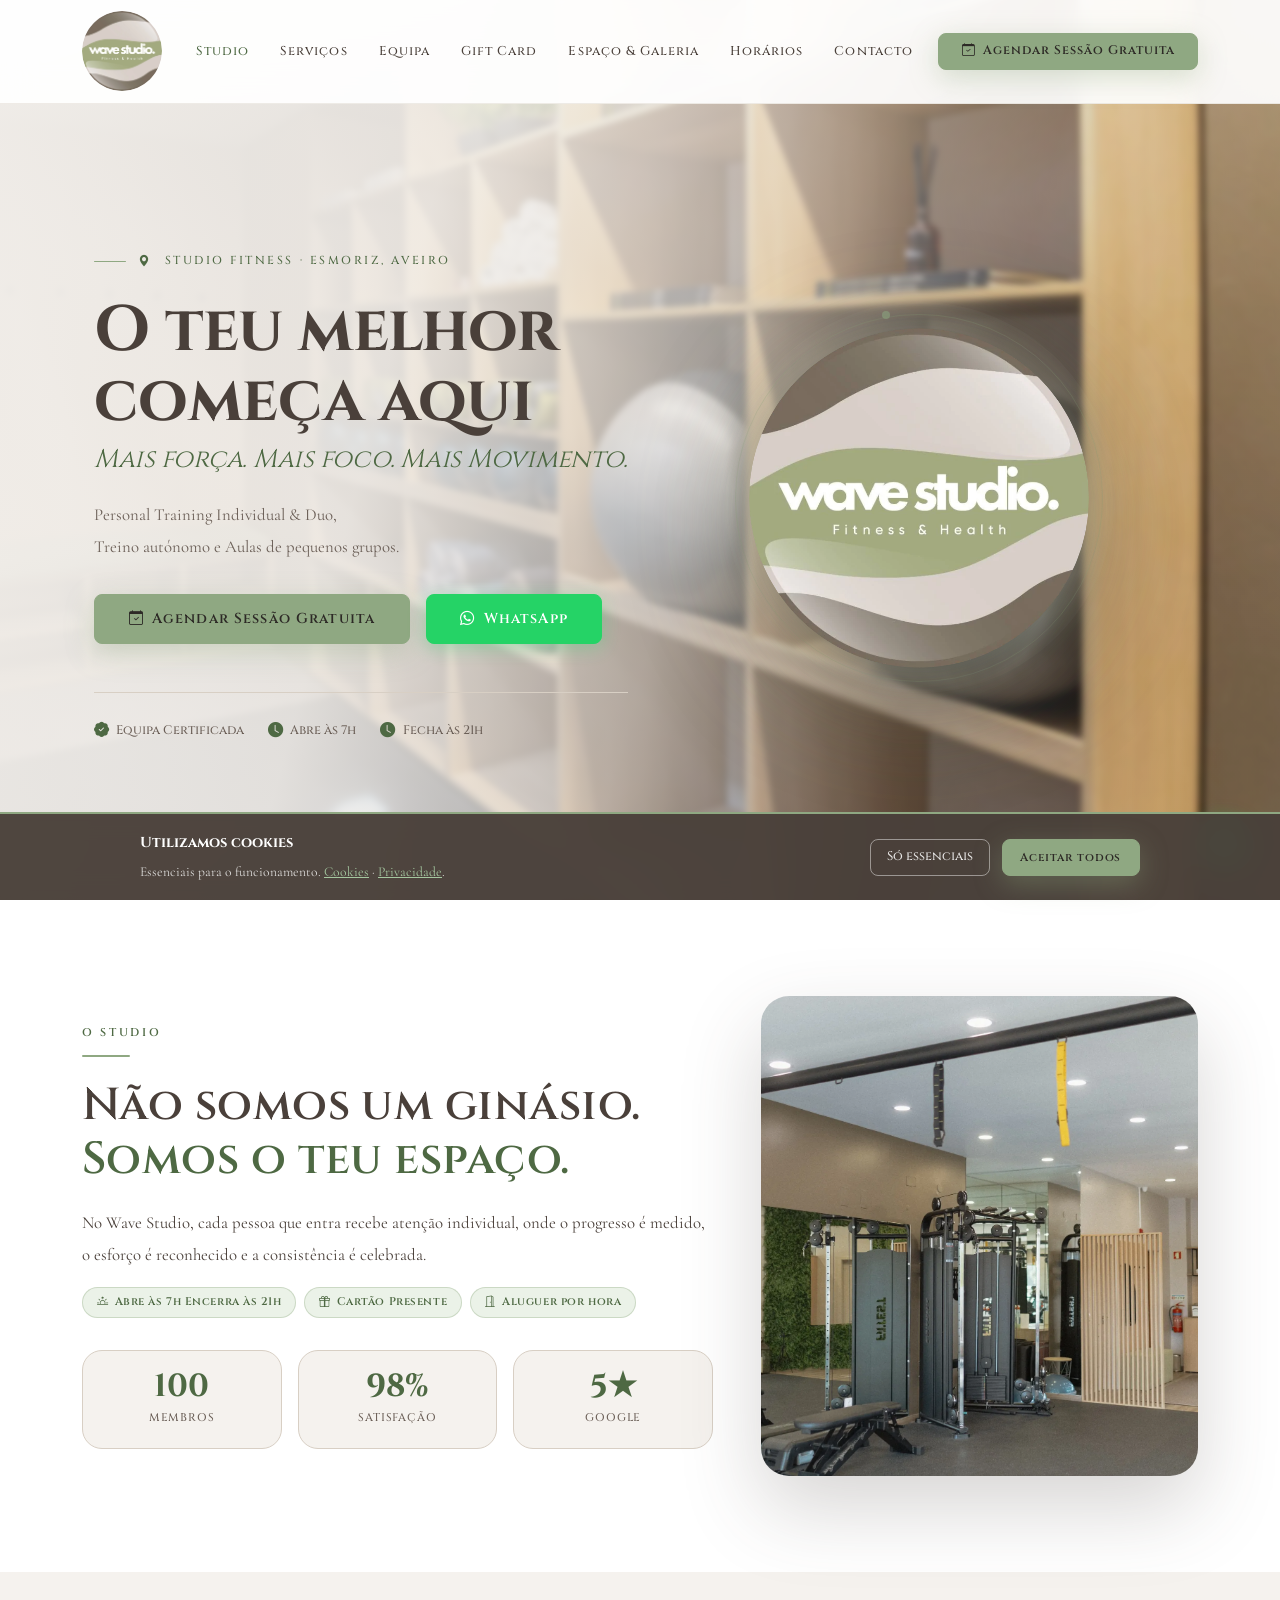
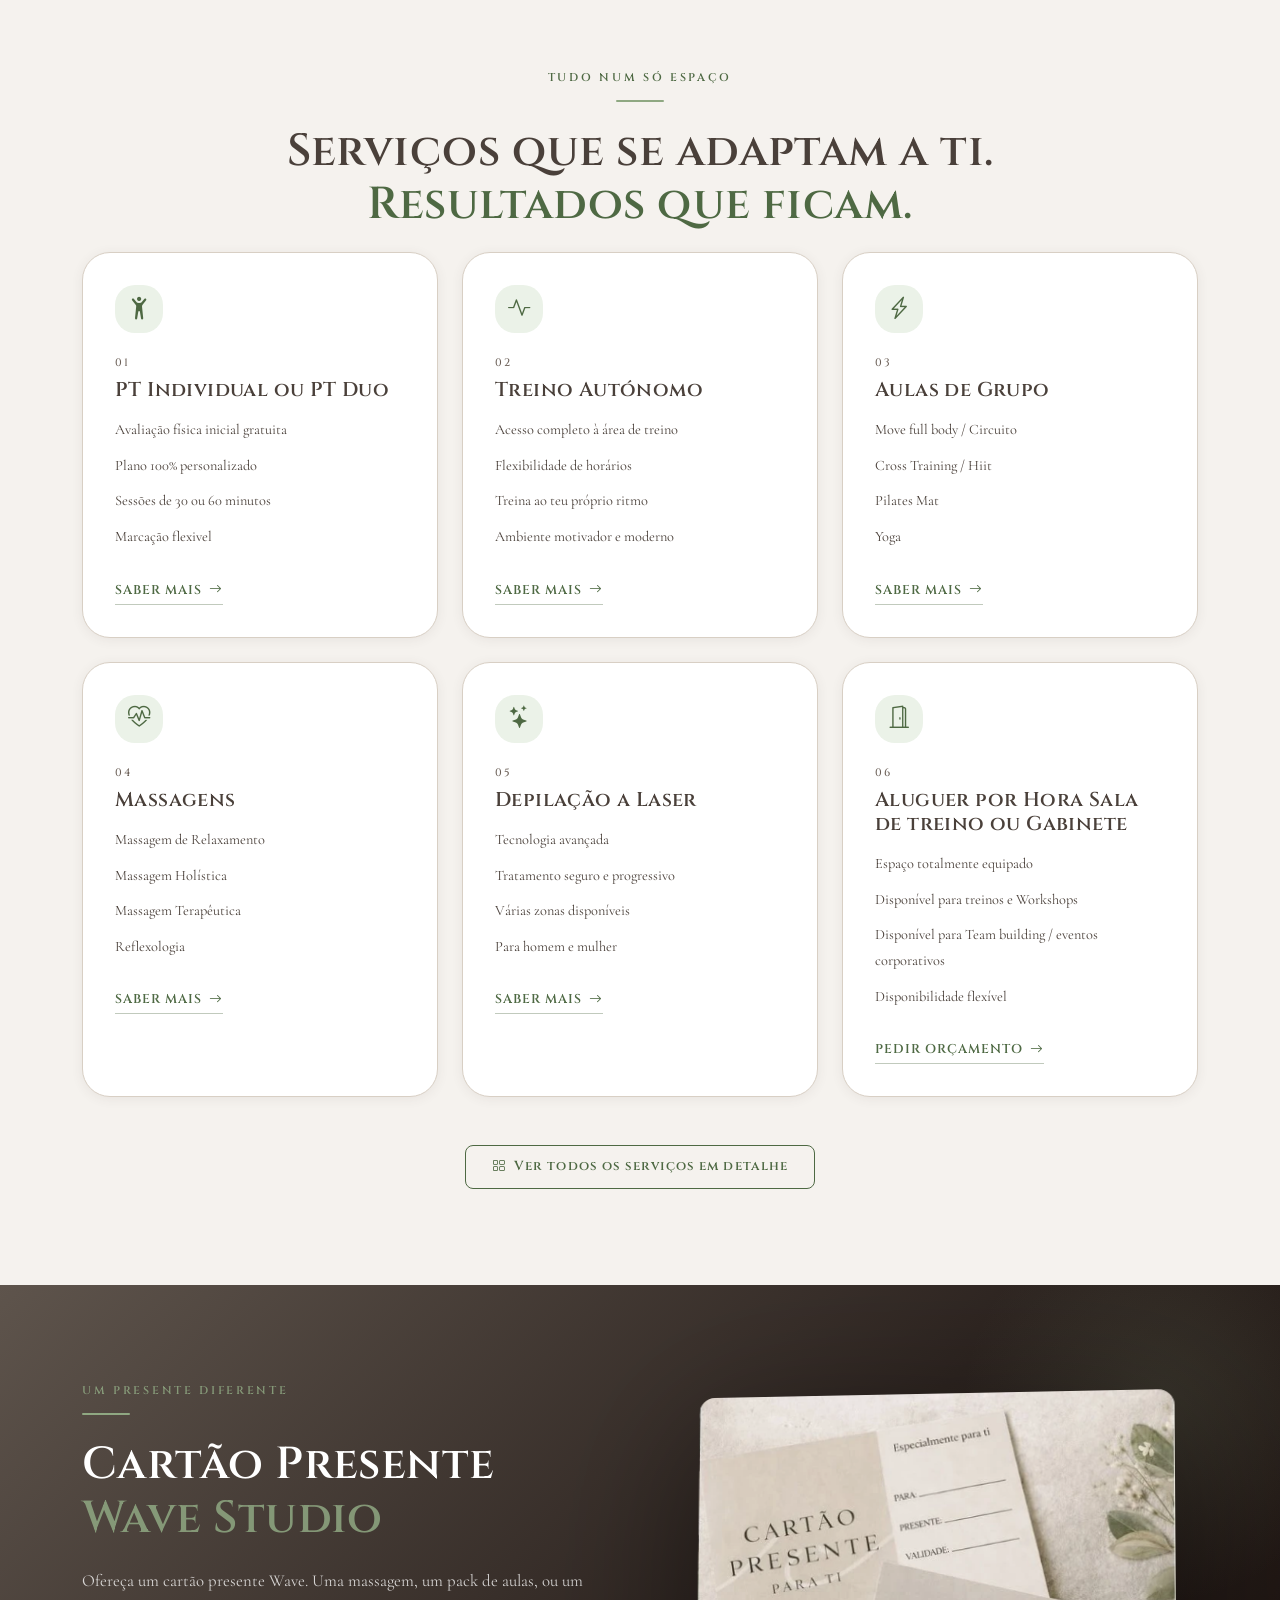
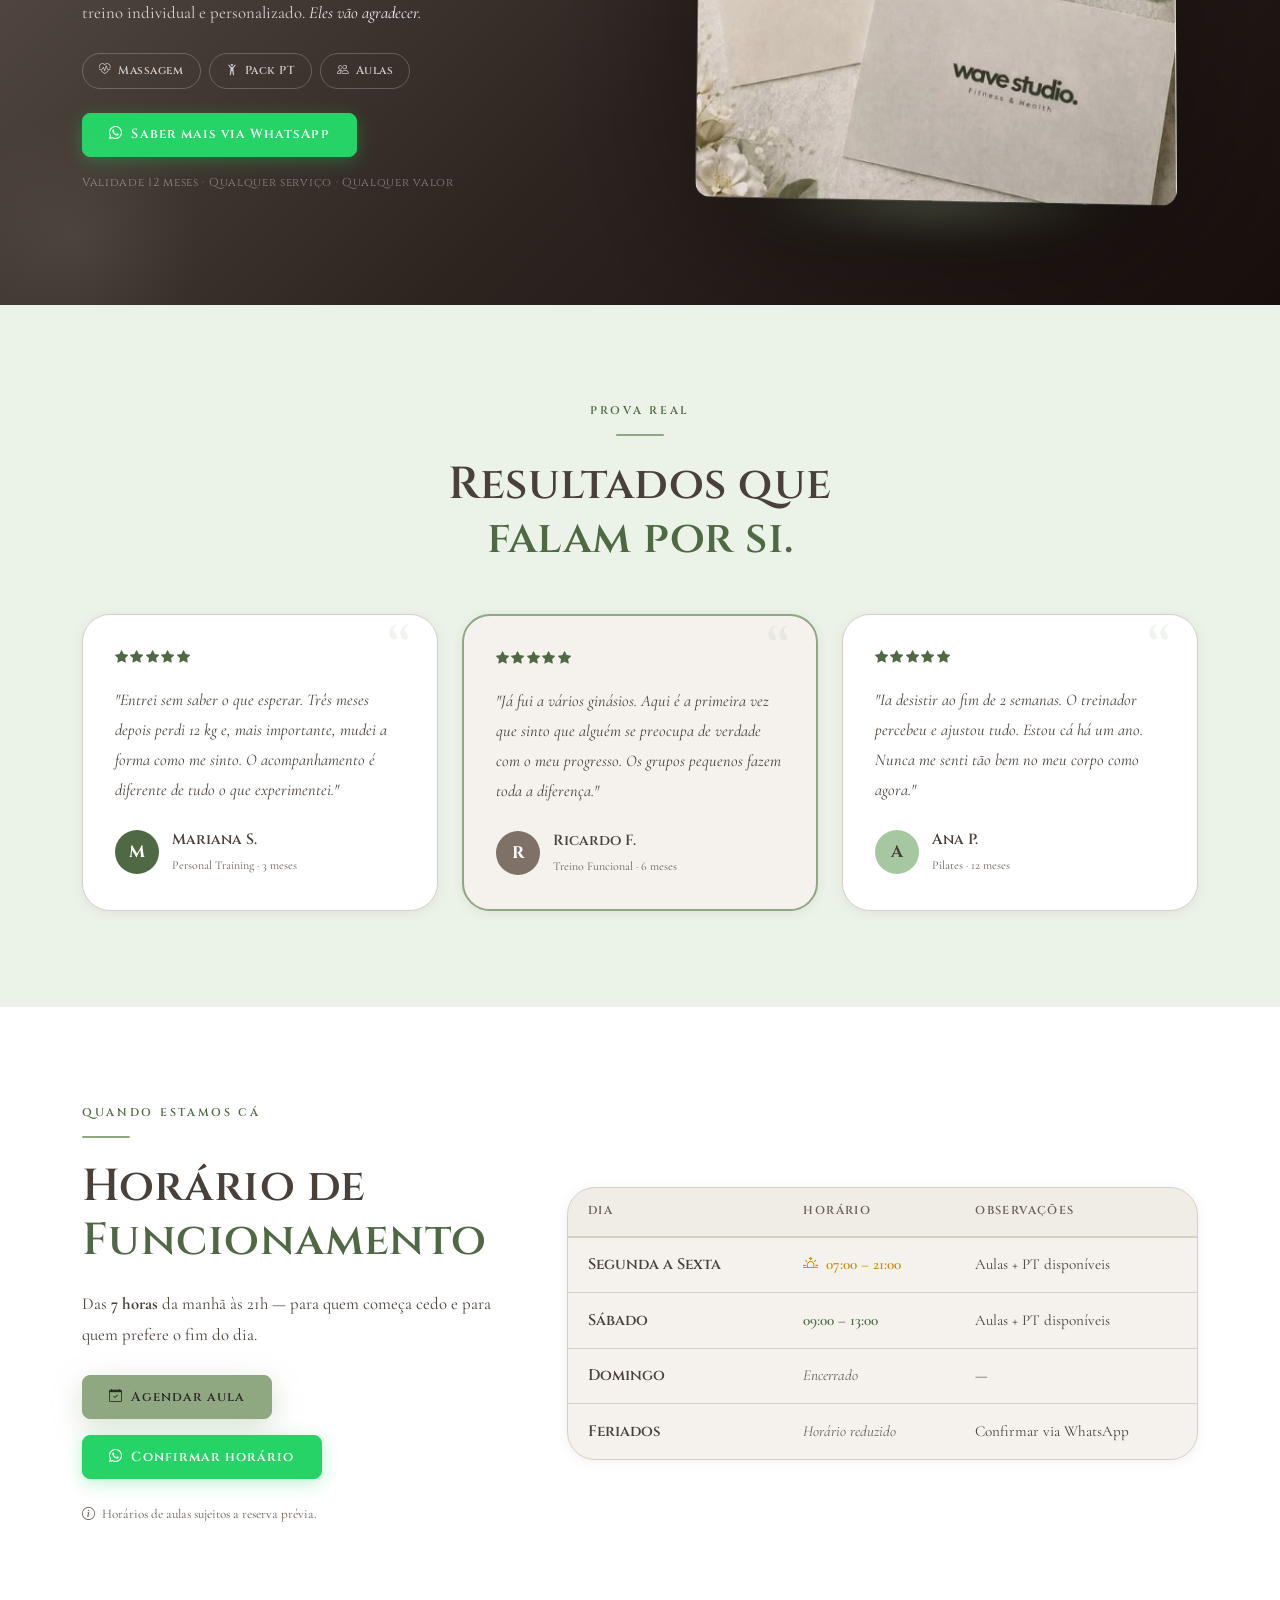
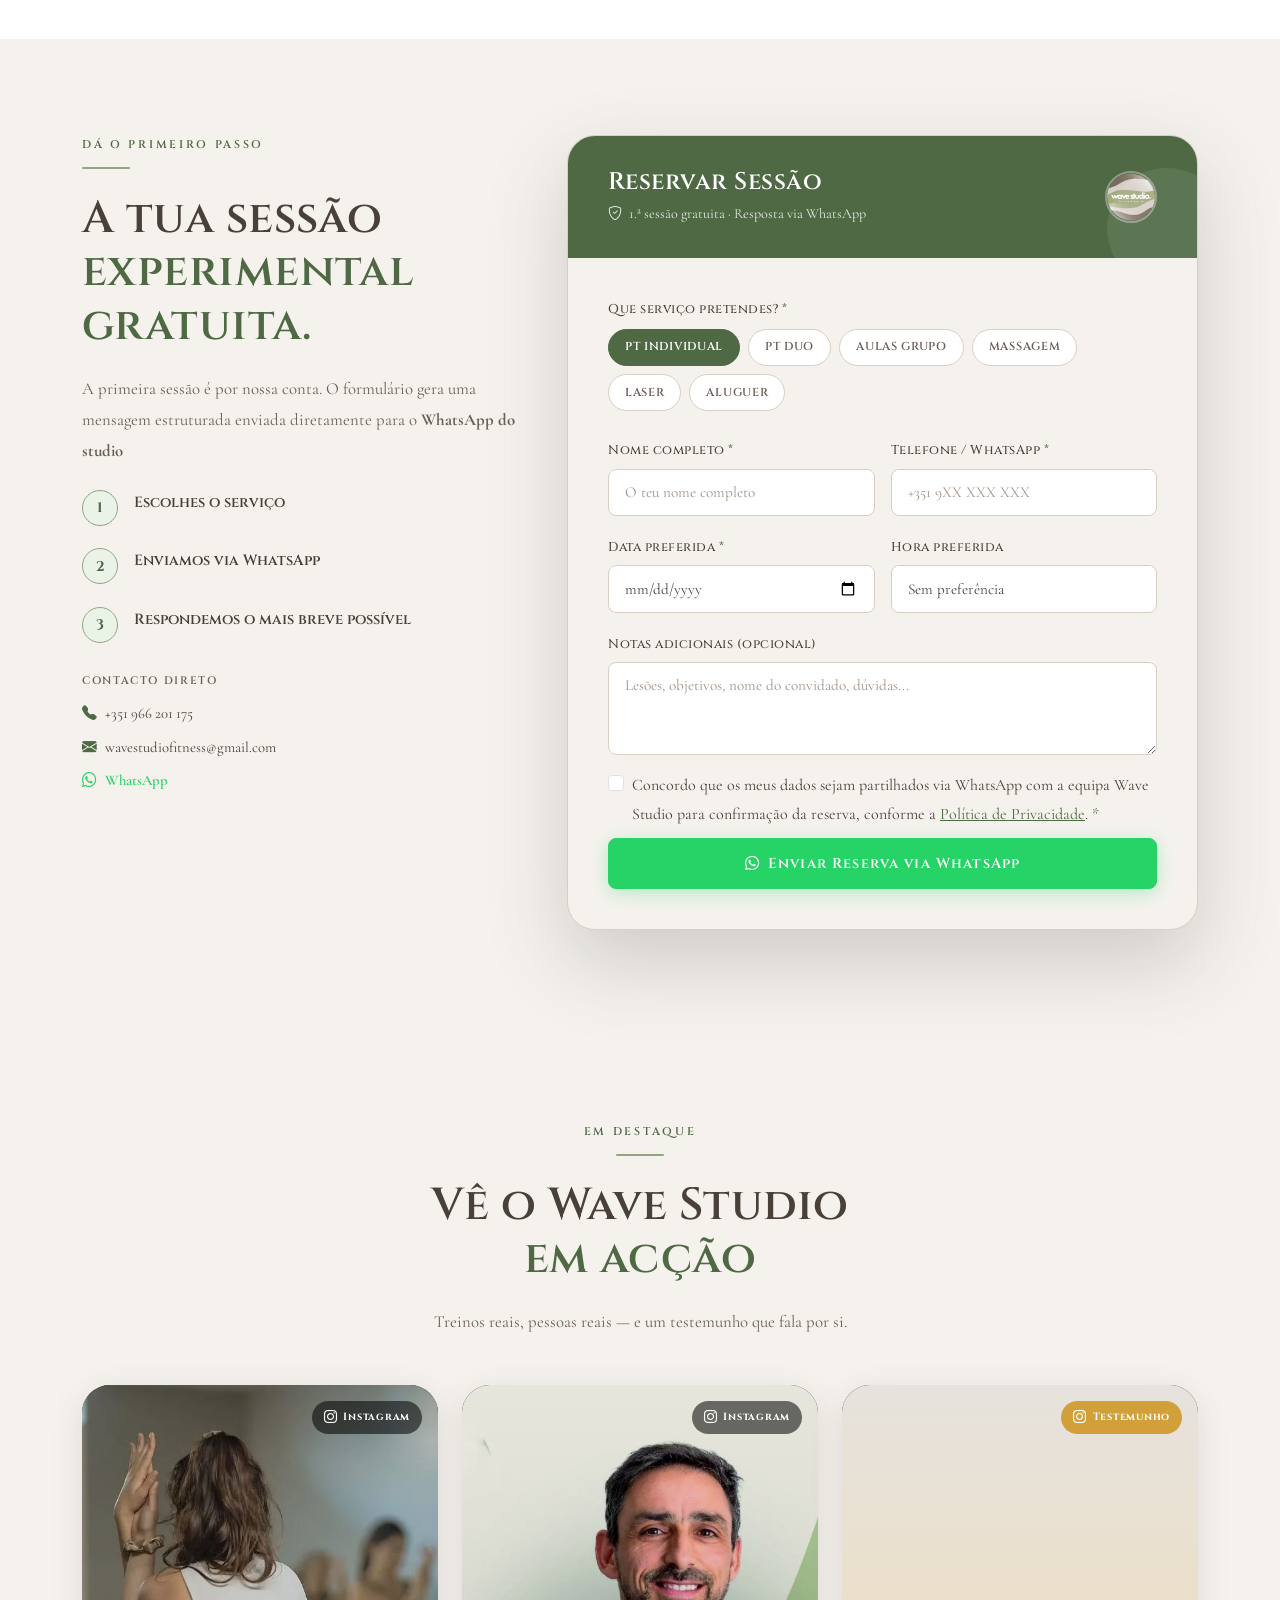
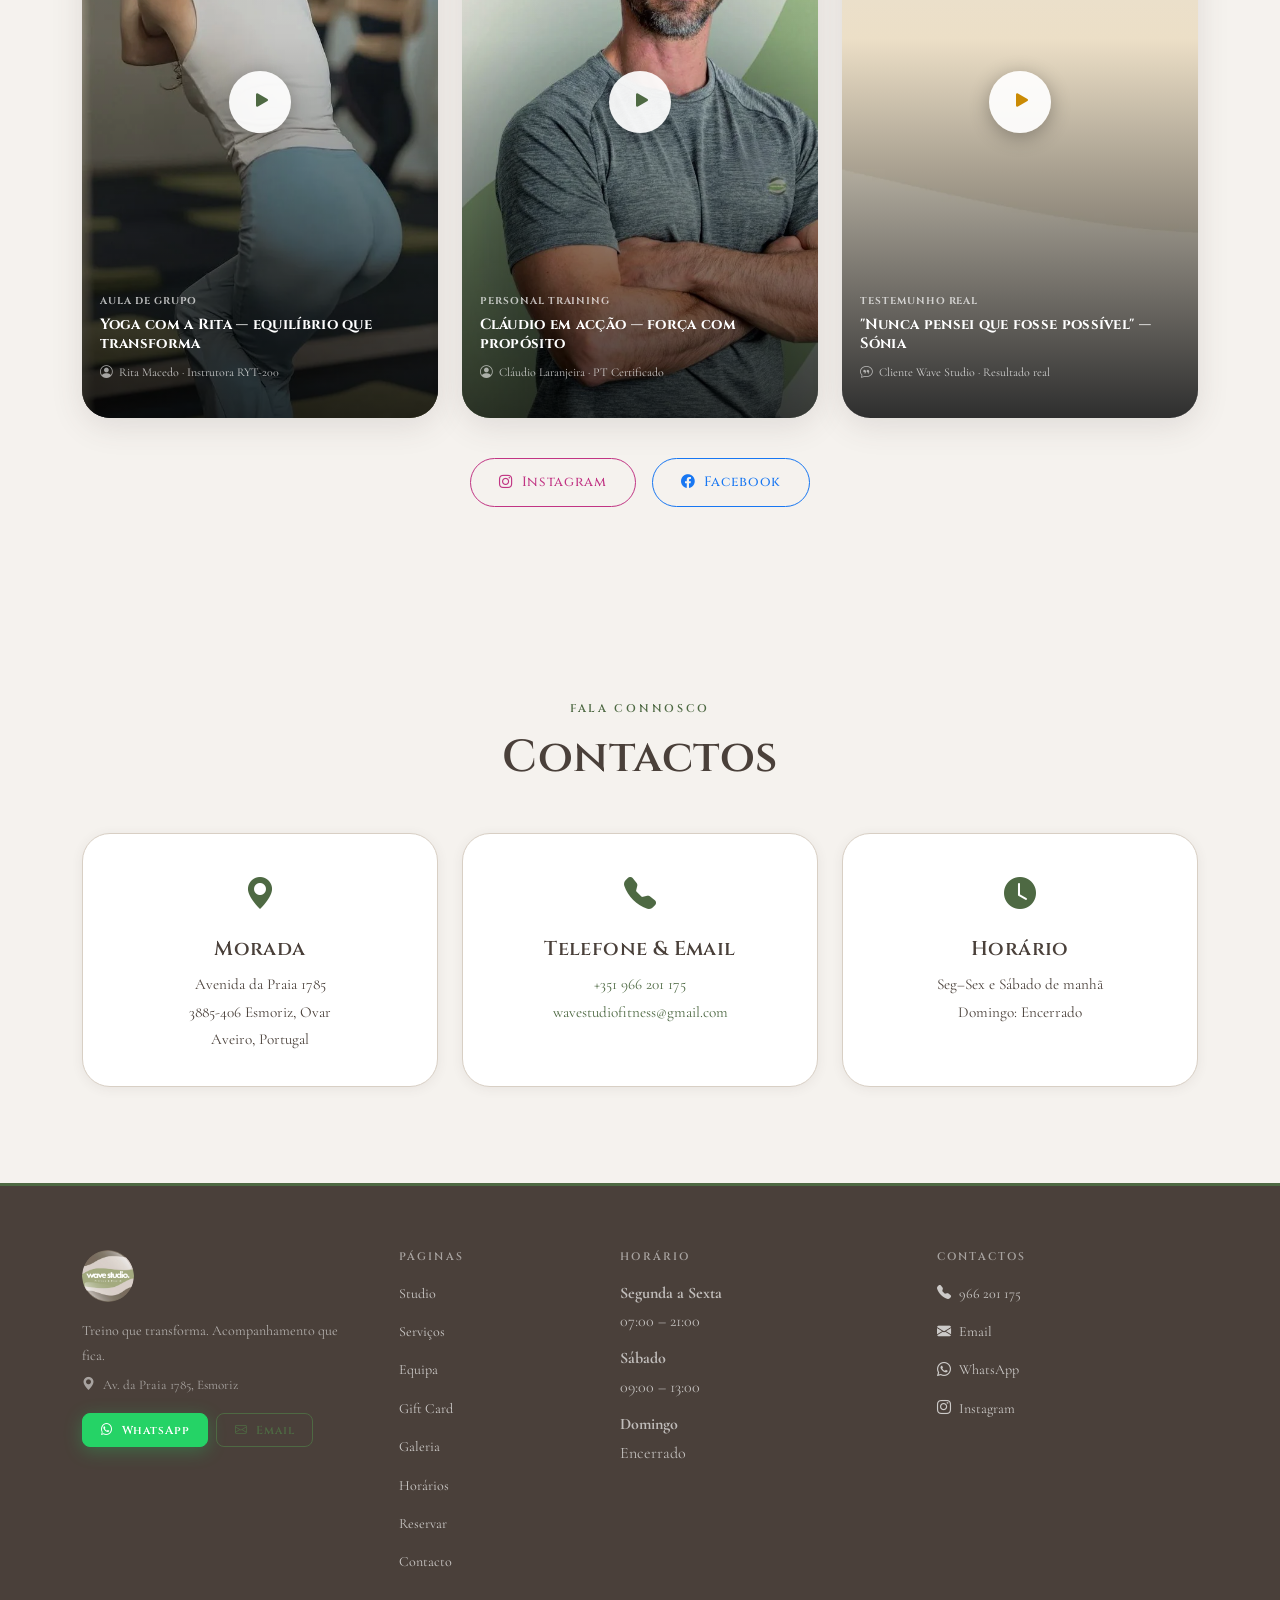
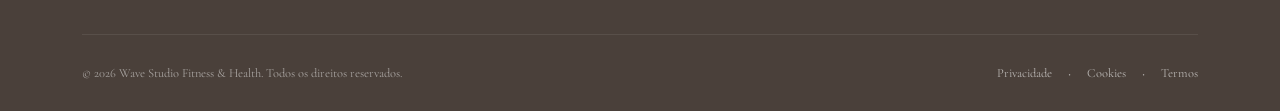
<file: index.html>
<!DOCTYPE html>
<html lang="pt-PT">
<head>
  <meta charset="UTF-8">
  <meta name="viewport" content="width=device-width, initial-scale=1.0">
  <meta name="theme-color" content="#4E6943">

  <!-- SEO -->
  <title>Wave Studio Fitness &amp; Health — PT Individual &amp; Duo, Aulas, Treino Autónomo, Massagens | Esmoriz, Aveiro</title>
  <meta name="description" content="Studio Fitness em Esmoriz: PT Individual e Duo, aulas pequenos grupos. Abertura às 7h. Agende sua sessão gratuita.">
  <meta name="robots" content="index, follow">
  <link rel="canonical" href="https://wave-studio-fitness.com/">
  <link rel="icon" href="/favicon.ico" sizes="any">
  <link rel="icon" type="image/png" sizes="32x32" href="assets/icons/favicon-32.png">
  <link rel="icon" type="image/png" sizes="16x16" href="assets/icons/favicon-16.png">
  <link rel="apple-touch-icon" sizes="180x180" href="assets/icons/apple-touch-icon.png">
  <link rel="manifest" href="/site.webmanifest">

  <!-- Open Graph -->
  <meta property="og:type"        content="website">
  <meta property="og:title"       content="Wave Studio — PT, Aulas, Massagens | Esmoriz">
  <meta property="og:description" content="Studio Fitness com PT, aulas de pequenos grupos. Agende sua sessão grátis.">
  <meta property="og:image"       content="https://wave-studio-fitness.com/assets/images/logos/og-image.jpg">
  <meta property="og:url"         content="https://wave-studio-fitness.com/">
  <meta property="og:locale"      content="pt_PT">

  <!-- Schema.org LocalBusiness -->
  <script type="application/ld+json">
  {"@context":"https://schema.org","@type":"HealthClub","name":"Wave Studio Fitness & Health","url":"https://wave-studio-fitness.com","telephone":"+351966201175","email":"wavestudiofitness@gmail.com","address":{"@type":"PostalAddress","streetAddress":"Avenida da Praia 1785","addressLocality":"Esmoriz","postalCode":"3885-406","addressRegion":"Ovar","addressCountry":"PT"},"geo":{"@type":"GeoCoordinates","latitude":40.9540607,"longitude":-8.6479507},"openingHoursSpecification":[{"@type":"OpeningHoursSpecification","dayOfWeek":["Monday","Tuesday","Wednesday","Thursday","Friday"],"opens":"07:00","closes":"21:00"},{"@type":"OpeningHoursSpecification","dayOfWeek":"Saturday","opens":"09:00","closes":"13:00"}],"priceRange":"€€","sameAs":["https://instagram.com/wavestudiofitness","https://facebook.com/wavestudiofitness"]}
  </script>

  <!--
    GTM — Descomenta e substitui GTM-XXXXXXX pelo ID real
    <script>(function(w,d,s,l,i){...})(window,document,'script','dataLayer','GTM-XXXXXXX');</script>
  -->

  <!-- Google Fonts: Cinzel + Cormorant Garamond -->
  <link rel="preconnect" href="https://fonts.googleapis.com">
  <link rel="preconnect" href="https://fonts.gstatic.com" crossorigin>
  <link href="https://fonts.googleapis.com/css2?family=Cinzel:wght@400;500;600;700&family=Cormorant+Garamond:ital,wght@0,300;0,400;0,500;0,600;1,300;1,400&display=swap" rel="stylesheet">

  <!-- Bootstrap 5.3 CDN -->
  <link
    href="https://cdn.jsdelivr.net/npm/bootstrap@5.3.3/dist/css/bootstrap.min.css"
    rel="stylesheet"
    integrity="sha384-QWTKZyjpPEjISv5WaRU9OFeRpok6YctnYmDr5pNlyT2bRjXh0JMhjY6hW+ALEwIH"
    crossorigin="anonymous"
  >
  <link rel="stylesheet" href="assets/fonts/bootstrap-icons.css">

  <!-- CSS do site — ordem obrigatória: Bootstrap → style → overrides -->
  <link rel="stylesheet" href="assets/css/style.css">
  <link rel="stylesheet" href="assets/css/overrides.css">

  <link rel="stylesheet" href="assets/css/home.css">
</head>

<body>

  <!-- Skip Link — WCAG 2.4.1 -->
  <a class="skip-link" href="#main-content">Saltar para o conteúdo</a>

  <!-- ════════════════════════════════════════════════════════════
       NAVBAR — ID: "navbar" | Menu ID: "menuNav"
       Estrutura idêntica em todas as páginas do site.
  ════════════════════════════════════════════════════════════ -->
    <nav class="navbar navbar-expand-lg fixed-top" id="navbar" aria-label="Navegação principal">
    <div class="container">
      <a class="navbar-brand" href="index.html" aria-label="Wave Studio Fitness &amp; Health">
        <img src="assets/images/logos/logomarca.webp" alt="Wave Studio Fitness &amp; Health" class="navbar-logo"
             width="80" height="80" loading="eager"
             onerror="this.onerror=null;this.src='assets/images/logos/logomarca.webp'">
      </a>
      <button class="navbar-toggler" type="button"
              data-bs-toggle="collapse" data-bs-target="#menuNav"
              aria-controls="menuNav" aria-expanded="false"
              aria-label="Abrir menu de navegação">
        <span class="navbar-toggler-icon"></span>
      </button>
      <div class="navbar-collapse collapse" id="menuNav">
        <ul class="navbar-nav ms-auto align-items-lg-center gap-lg-1" role="list">
          <li class="nav-item"><a class="nav-link active" aria-current="page" href="index.html">Studio</a></li>
          <li class="nav-item"><a class="nav-link" href="pages/servicos.html">Serviços</a></li>
          <li class="nav-item"><a class="nav-link" href="pages/equipa.html">Equipa</a></li>
          <li class="nav-item"><a class="nav-link" href="index.html#gift">Gift Card</a></li>
          <li class="nav-item"><a class="nav-link" href="pages/galeria.html">Espaço &amp; Galeria</a></li>
          <li class="nav-item"><a class="nav-link" href="pages/horarios.html">Horários</a></li>
          <li class="nav-item"><a class="nav-link" href="pages/contactos.html">Contacto</a></li>
          <li class="nav-item ms-lg-2">
            <a class="btn btn-primary btn-nav" href="pages/reservas.html"
               aria-label="Reservar sessão experimental gratuita">
              <i class="bi bi-calendar-check" aria-hidden="true"></i>
              Agendar Sessão Gratuita
            </a>
          </li>
        </ul>
      </div>
    </div>
  </nav>

  <main id="main-content" tabindex="-1">

    <!-- ════════════════════════════════════════════════════════════
         HERO — Imagem de fundo + logo animado + CTAs
         Fundo: camada CSS blur + gradiente creme para legibilidade
    ════════════════════════════════════════════════════════════ -->
    <section id="inicio" class="hero" aria-label="Apresentação Wave Studio">

      <!-- Camada 1: foto do studio desfocada -->
      <div class="hero__bg"
           style="background-image: url('assets/images/hero/area-personal-training.webp')"
           aria-hidden="true"></div>

      <!-- Camada 2: gradiente de legibilidade -->
      <div class="hero__overlay" aria-hidden="true"></div>

      <!-- Camada 3: conteúdo -->
      <div class="container hero__inner">
        <div class="row align-items-center g-4">

          <!-- Coluna texto + CTAs -->
          <div class="col-lg-6">
            <p class="hero__pretitulo fade-up" style="animation-delay:.1s">
              <i class="bi bi-geo-alt-fill" aria-hidden="true"></i>
              Studio Fitness · Esmoriz, Aveiro
            </p>

            <h1 class="hero__titulo fade-up" style="animation-delay:.15s">
              O teu melhor<br>começa aqui
            </h1>
            <p class="hero__subtitulo fade-up" style="animation-delay:.3s">
              <em>Mais força. Mais foco. Mais Movimento.</em>
            </p>

            <p class="hero__sub fade-up" style="animation-delay:.45s">
              Personal Training Individual &amp; Duo, 
              <br>Treino autónomo e Aulas de pequenos grupos.
            </p>

            <!-- CTAs principais — ambos com ação real -->
            <div class="hero__ctas fade-up" style="animation-delay:.6s">
              <!-- CTA 1: âncora para o formulário de reserva -->
              <a href="#reserva" class="btn btn-primary btn-lg"
                 aria-label="Ir para o formulário de reserva gratuita">
                <i class="bi bi-calendar-check" aria-hidden="true"></i>
                Agendar Sessão Gratuita
              </a>
              <!-- CTA 2: WhatsApp direto com mensagem pré-preenchida -->
              <a href="https://wa.me/351966201175?text=Ol%C3%A1!%20Quero%20marcar%20a%20minha%201.%C2%AA%20sess%C3%A3o%20gratuita%20no%20Wave%20Studio."
                 target="_blank" rel="noopener noreferrer"
                 class="btn btn-wa btn-lg"
                 aria-label="Contactar via WhatsApp (abre em nova aba)">
                <i class="bi bi-whatsapp" aria-hidden="true"></i>
                WhatsApp
              </a>
            </div>

            <!-- Trust signals -->
            <div class="hero__trust fade-up" style="animation-delay:.8s">
              <div class="trust-item">
                <i class="bi bi-patch-check-fill trust-icon" aria-hidden="true"></i>
                <span>Equipa Certificada</span>
              </div>
              <div class="trust-item">
                <i class="bi bi-clock-fill trust-icon" aria-hidden="true"></i>
                <span>Abre às 7h</span>
              </div>
              <div class="trust-item">
                <i class="bi bi-clock-fill trust-icon" aria-hidden="true"></i>
                <span>Fecha às 21h</span>
              </div>
            </div>
          </div>

          <!-- Coluna logótipo animado -->
          <div class="col-lg-6 hero__logo-col fade-up" style="animation-delay:.35s"
               aria-hidden="true">
            <div class="hero__logo-wrap">
              <div class="hero__logo-aura"></div>
              <div class="hero__logo-ring"></div>
              <!-- Logo embutido em base64 para zero dependência de ficheiro externo -->
              <img
                 src="assets/images/logos/logomarca.webp"
                 alt="Wave Studio Fitness &amp; Health"
                 class="hero__logo-img"
                 width="220"
                 height="220"
                 loading="eager">
            </div>
          </div>

        </div>
      </div>

      
    </section>


    <!-- ════════════════════════════════════════════════════════════
         SOBRE — O studio e os seus diferenciais
    ════════════════════════════════════════════════════════════ -->
    <section id="sobre" class="section" aria-labelledby="h-sobre">
      <div class="container">
        <div class="row align-items-center g-5">

          <!-- Imagem -->
          <div class="col-lg-5 order-lg-2 reveal">
            <div class="sobre__img-wrap">
              <img src="assets/images/backgrounds/nosso-espaco.webp"
                   alt="Interior do Wave Studio Fitness em Esmoriz"
                   class="sobre__img"
                   width="800" height="600"
                   loading="lazy"
                   onerror="this.onerror=null">
              <!--<div class="sobre__badge" aria-hidden="true">
                <span class="sobre__badge-num">2+</span>
                <span class="sobre__badge-lbl">Anos de<br>experiência</span>
              </div>-->
            </div>
          </div>

          <!-- Texto -->
          <div class="col-lg-7 order-lg-1 reveal">
            <span class="sec-label">O Studio</span>
            <span class="deco-line" aria-hidden="true"></span>
            <h2 id="h-sobre" class="sec-title">
              Não somos um ginásio.<br>
              <span class="txt-accent">Somos o teu espaço.</span>
            </h2>
            <p class="sec-text mb-3">
              No Wave Studio, cada pessoa que entra recebe atenção individual,
              onde o progresso é medido,<br> o esforço é reconhecido e a consistência é celebrada.
            </p>
            
            <!-- Pills de diferenciação -->
            <div class="d-flex flex-wrap gap-2 mb-4">
              <!--<span class="info-pill"><i class="bi bi-clock" aria-hidden="true"></i> Sessões de 60 min</span>-->
              <!--<span class="info-pill"><i class="bi bi-person-plus" aria-hidden="true"></i> Traz um convidado</span>-->

              <span class="info-pill"><i class="bi bi-sunrise" aria-hidden="true"></i> Abre às 7h Encerra às 21h</span>
              <!--<span class="info-pill"><i class="bi bi-people" aria-hidden="true"></i> Aulas de pequenos grupos</span>-->
              <span class="info-pill"><i class="bi bi-gift" aria-hidden="true"></i> Cartão Presente</span>
              <span class="info-pill"><i class="bi bi-door-open" aria-hidden="true"></i> Aluguer por hora</span>
            </div>

            <!-- Stats animadas -->
            <div class="stat-grid" role="list" aria-label="Estatísticas do studio">
              <div class="stat-card" role="listitem">
                <span class="stat-num counter-num" data-target="100">100</span>
                <span class="stat-lbl">Membros</span>
              </div>
              <div class="stat-card" role="listitem">
                <span class="stat-num counter-num" data-target="98" data-suffix="%">98%</span>
                <span class="stat-lbl">Satisfação</span>
              </div>
              <div class="stat-card" role="listitem">
                <span class="stat-num">5&#9733;</span>
                <span class="stat-lbl">Google</span>
              </div>
            </div>
          </div>

        </div>
      </div>
    </section>


    <!-- ════════════════════════════════════════════════════════════
         SERVIÇOS ALL-IN-ONE — 6 cards em grid 3x2
         Cada card tem um CTA activo (WhatsApp ou âncora)
    ════════════════════════════════════════════════════════════ -->
    <section id="servicos" class="section section--creme" aria-labelledby="h-servicos">
      <div class="container">

        <div class="text-center mb-2">
          <span class="sec-label">Tudo num só espaço</span>
          <span class="deco-line deco-line--center" aria-hidden="true"></span>
          <h2 id="h-servicos" class="sec-title">
            Serviços que se adaptam a ti.<br>
            <span class="txt-accent">Resultados que ficam.</span>
          </h2>
          <!--<p class="sec-sub mx-auto mb-4">
            Do treino personalizado às aulas de grupo e até às massagens.
            <br> Experiência completa de bem-estar com profissionais certificados.
          </p>-->
        </div>

        <!-- Grid de 6 serviços -->
        <div class="row g-4">

          <!-- 01 PT Individual ou Dou — DESTAQUE -->
          <div class="col-md-6 col-lg-4 reveal">
            <article class="card-wave" aria-label="PT Individual">
              <div class="card-icon" aria-hidden="true"><i class="bi bi-person-arms-up"></i></div>
              <span class="card-num">01</span>
              <h3 class="card-title">PT Individual ou PT Duo</h3>
              <!--<p class="card-text">Programa 100% personalizado. 30 ou 60 minutos de foco total com o teu treinador certificado.</p>-->
              <ul class="card-list" role="list">
                <li><!--<i class="bi bi-check2" aria-hidden="true"></i>-->Avaliação física inicial gratuita</li>
                <li><!--<i class="bi bi-check2" aria-hidden="true"></i>-->Plano 100% personalizado</li>
                <li><!--<i class="bi bi-check2" aria-hidden="true"></i>-->Sessões de 30 ou 60 minutos</li>
                <li><!--<i class="bi bi-check2" aria-hidden="true"></i>-->Marcação flexivel</li>
              </ul>
              <a href="https://wa.me/351966201175?text=Ol%C3%A1!%20Quero%20marcar%20uma%20sess%C3%A3o%20de%20PT%20Individual%20gratuita."
                 target="_blank" rel="noopener noreferrer"
                 class="card-cta" aria-label="Reservar PT Individual via WhatsApp">
                Saber mais <i class="bi bi-arrow-right" aria-hidden="true"></i>
              </a>
            </article>
          </div>

          <!-- 02 Treino Autónomo -->
      <div class="col-md-6 col-lg-4 reveal" style="animation-delay:.1s">
        <article class="card-wave" aria-label="Treino Autónomo — Treina ao teu ritmo">
          <div class="card-icon" aria-hidden="true"><i class="bi bi-activity"></i></div>
          <span class="card-num">02</span>
          <h3 class="card-title">Treino Autónomo</h3>
         <!--<p class="card-text">Treina ao teu ritmo com acesso aos equipamentos e liberdade total para seguires o teu próprio plano de treino.</p>-->
          <ul class="card-list" role="list">
        <li><!--<i class="bi bi-check2" aria-hidden="true"></i>-->Acesso completo à área de treino</li>
        <li><!--<i class="bi bi-check2" aria-hidden="true"></i>-->Flexibilidade de horários</li>
        <li><!--<i class="bi bi-check2" aria-hidden="true"></i>-->Treina ao teu próprio ritmo</li>
        <li><!--<i class="bi bi-check2" aria-hidden="true"></i>-->Ambiente motivador e moderno</li>
      </ul>

    <a href="https://wa.me/351966201175?text=Ol%C3%A1!%20Quero%20saber%20mais%20sobre%20Treino%20Aut%C3%B3nomo."
       target="_blank" rel="noopener noreferrer"
       class="card-cta" aria-label="Saber mais sobre Treino Autónomo via WhatsApp">
       Saber mais <i class="bi bi-arrow-right" aria-hidden="true"></i>
    </a>
  </article>
</div>

          <!-- 03 Aulas de Grupo -->
          <div class="col-md-6 col-lg-4 reveal" style="animation-delay:.2s">
            <article class="card-wave" aria-label="Aulas de Grupo — Cross Training, HIIT, Pilates, Yoga">
              <div class="card-icon" aria-hidden="true"><i class="bi bi-lightning-charge"></i></div>
              <span class="card-num">03</span>
              <h3 class="card-title">Aulas de Grupo</h3>
              <!--<p class="card-text">Cross Training, HIIT, Pilates e Yoga. Grupos com aulas de pequenos grupos.</p>-->
              <ul class="card-list" role="list">
                <li><!--<i class="bi bi-check2" aria-hidden="true"></i>-->Move full body / Circuito</li>
                <li><!--<i class="bi bi-check2" aria-hidden="true"></i>-->Cross Training / Hiit </li>
                <li><!--<i class="bi bi-check2" aria-hidden="true"></i>-->Pilates Mat </li>
                <li><!--<i class="bi bi-check2" aria-hidden="true"></i>-->Yoga </li>
              </ul>
              <a href="#reserva" class="card-cta">
                Saber mais <i class="bi bi-arrow-right" aria-hidden="true"></i>
              </a>
            </article>
          </div>

          <!-- 04 Massagens -->
          <div class="col-md-6 col-lg-4 reveal" style="animation-delay:.1s">
            <article class="card-wave" aria-label="Massagens — Relaxamento, holística, terapêutica">
              <div class="card-icon" aria-hidden="true"><i class="bi bi-heart-pulse"></i></div>
              <span class="card-num">04</span>
              <h3 class="card-title">Massagens</h3>
              <!--<p class="card-text">Relaxamento e recuperação muscular com a terapeuta certificada <strong>Cecília Pinto</strong>.</p>-->
              <ul class="card-list" role="list">
                <li><!--<i class="bi bi-check2" aria-hidden="true"></i>-->Massagem de Relaxamento</li>
                <li><!--<i class="bi bi-check2" aria-hidden="true"></i>-->Massagem Holística</li>
                <li><!--<i class="bi bi-check2" aria-hidden="true"></i>-->Massagem Terapêutica</li>
                <li><!--<i class="bi bi-check2" aria-hidden="true"></i>-->Reflexologia</li>

               <!-- <li><i class="bi bi-check2" aria-hidden="true"></i>Recuperação Desportiva</li>-->
              </ul>
              <a href="https://wa.me/351966201175?text=Ol%C3%A1!%20Quero%20marcar%20uma%20sess%C3%A3o%20de%20massagem."
                 target="_blank" rel="noopener noreferrer"
                 class="card-cta" aria-label="Marcar massagem via WhatsApp">
                Saber mais <i class="bi bi-arrow-right" aria-hidden="true"></i>
              </a>
            </article>
          </div>

          <!-- 05 Depilação Laser -->
          <div class="col-md-6 col-lg-4 reveal" style="animation-delay:.2s">
            <article class="card-wave" aria-label="Depilação a Laser com salutem therapies depil">
              <div class="card-icon" aria-hidden="true"><i class="bi bi-stars"></i></div>
              <span class="card-num">05</span>
              <h3 class="card-title">Depilação a Laser</h3>
              <!--<p class="card-text">Tecnologia avançada com o técnicos certificados <strong>Salutem therapies depil</strong>. Homem e mulher.</p>-->
              <ul class="card-list" role="list">
                <li><!--<i class="bi bi-check2" aria-hidden="true"></i>-->Tecnologia avançada</li>
                <li><!--<i class="bi bi-check2" aria-hidden="true"></i>-->Tratamento seguro e progressivo</li>
                <li><!--<i class="bi bi-check2" aria-hidden="true"></i>-->Várias zonas disponíveis</li>
                <li><!--<i class="bi bi-check2" aria-hidden="true"></i>-->Para homem e mulher</li>
              </ul>
              <a href="https://wa.me/351966201175?text=Ol%C3%A1!%20Quero%20saber%20mais%20sobre%20a%20depila%C3%A7%C3%A3o%20laser."
                 target="_blank" rel="noopener noreferrer"
                 class="card-cta" aria-label="Saber mais sobre depilação laser via WhatsApp">
                Saber mais <i class="bi bi-arrow-right" aria-hidden="true"></i>
              </a>
            </article>
          </div>

          <!-- 06 Aluguer por Hora -->
          <div class="col-md-6 col-lg-4 reveal" style="animation-delay:.3s">
            <article class="card-wave" aria-label="Aluguer do Espaço por Hora">
              <div class="card-icon" aria-hidden="true"><i class="bi bi-door-open"></i></div>
              <span class="card-num">06</span>
              <h3 class="card-title">Aluguer por Hora Sala de treino ou Gabinete</h3>
              <!--<p class="card-text">O espaço Wave Studio disponível para uso privado por hora — treinos, workshops, eventos.</p>-->
              <ul class="card-list" role="list">
                <li><!--<i class="bi bi-check2" aria-hidden="true"></i>-->Espaço totalmente equipado</li>
                <li><!--<i class="bi bi-check2" aria-hidden="true"></i>-->Disponível para treinos e Workshops</li>
                <li><!--<i class="bi bi-check2" aria-hidden="true"></i>-->Disponível para Team building / eventos corporativos</li>
                <li><!--<i class="bi bi-check2" aria-hidden="true"></i>-->Disponibilidade flexível</li>
              </ul>
              <a href="https://wa.me/351966201175?text=Ol%C3%A1!%20Gostaria%20de%20saber%20mais%20sobre%20o%20aluguer%20do%20espa%C3%A7o%20por%20hora."
                 target="_blank" rel="noopener noreferrer"
                 class="card-cta" aria-label="Pedir orçamento aluguer via WhatsApp">
                Pedir orçamento <i class="bi bi-arrow-right" aria-hidden="true"></i>
              </a>
            </article>
          </div>

        </div><!-- /row -->

        <!-- Link para página de serviços completa -->
        <div class="text-center mt-5">
          <a href="pages/servicos.html" class="btn btn-outline-salvia btn-md">
            <i class="bi bi-grid" aria-hidden="true"></i>
            Ver todos os serviços em detalhe
          </a>
        </div>

      </div>
    </section>


    <!-- ════════════════════════════════════════════════════════════
         GIFT CARD — Secção emocional premium
    ════════════════════════════════════════════════════════════ -->
    <section id="gift" class="gift-section" aria-labelledby="h-gift">
      <div class="container">
        <div class="row g-5 align-items-center">

          <!-- Copywriting emocional + CTAs -->
          <div class="col-lg-6 reveal">
            <span class="sec-label u-cor-salvia-suave">Um presente diferente</span>
            <span class="deco-line" aria-hidden="true"></span>
            <h2 id="h-gift" class="sec-title" style="color:#fff">
              Cartão Presente<br>
              <span class="u-cor-salvia-suave">Wave Studio</span>
            </h2>
            <p class="sec-text mb-4" style="color:rgba(255,255,255,.78)">
              Ofereça um cartão presente Wave. Uma massagem, um pack de aulas,
              ou um treino individual e personalizado. <em style="color:rgba(255,255,255,.92)">Eles vão agradecer.</em>
            </p>

            <!-- Opções do gift -->
            <div class="d-flex flex-wrap gap-2 mb-4">
              <span class="gift-opt"><i class="bi bi-heart-pulse" aria-hidden="true"></i>Massagem</span>
              <span class="gift-opt"><i class="bi bi-person-arms-up" aria-hidden="true"></i>Pack PT</span>
              <span class="gift-opt"><i class="bi bi-people" aria-hidden="true"></i>Aulas</span>

            </div>

            <!-- CTAs — ambos com ação activa -->
            <div class="d-flex flex-wrap gap-3">
              <a href="https://wa.me/351966201175?text=Ol%C3%A1!%20Gostaria%20de%20encomendar%20um%20Cart%C3%A3o%20Presente%20Wave%20Studio."
                 target="_blank" rel="noopener noreferrer"
                 class="btn btn-wa btn-md"
                 aria-label="Encomendar Gift Card via WhatsApp">
                <i class="bi bi-whatsapp" aria-hidden="true"></i>
                Saber mais via WhatsApp
              </a>
             <!-- <a href="mailto:wavestudiofitness@gmail.com?subject=Cart%C3%A3o%20Presente%20Wave%20Studio"
                 class="btn btn-outline-salvia btn-md"
                 style="border-color:rgba(255,255,255,.35);color:rgba(255,255,255,.82)">
                <i class="bi bi-envelope" aria-hidden="true"></i>
                Encomendar por Email
              </a>-->
            </div>
            <p style="font-family:var(--f-h);font-size:.72rem;color:rgba(255,255,255,.42);margin-top:1rem;letter-spacing:.06em">
              Validade 12 meses · Qualquer serviço · Qualquer valor
            </p>
          </div>

          <!-- Cartão Presente — fotografia real -->
          <div class="col-lg-6 d-flex justify-content-center align-items-center reveal" style="animation-delay:.2s">
            <div class="gift-photo-wrap" aria-label="Cartão Presente Wave Studio — fotografia do cartão físico">
              <img src="assets/images/services/gift-card.webp"
                   alt="Cartão Presente Wave Studio Fitness & Health — cartão físico com envelope"
                   class="gift-photo"
                   loading="lazy"
                   onerror="this.onerror=null">
              <div class="gift-photo__glow" aria-hidden="true"></div>
            </div>
          </div>

        </div>
      </div>
    </section>


    <!-- ════════════════════════════════════════════════════════════
         TESTEMUNHOS + CONTADORES
    ════════════════════════════════════════════════════════════ -->
    <section id="resultados" class="section section--light" aria-labelledby="h-test">
      <div class="container">

        <div class="text-center mb-5">
          <span class="sec-label">Prova real</span>
          <span class="deco-line deco-line--center" aria-hidden="true"></span>
          <h2 id="h-test" class="sec-title">
            Resultados que<br><span class="txt-accent">falam por si.</span>
          </h2>
         <!-- <p class="sec-sub mx-auto">
            Não vendemos promessas. Pessoas reais que decidiram começar — e não pararam.
          </p>-->
        </div>

        <div class="row g-4">
          <!-- Testemunho 1 -->
          <div class="col-md-4 reveal">
            <blockquote class="test-card">
              <div class="test-stars" aria-label="5 estrelas em 5">
                <i class="bi bi-star-fill" aria-hidden="true"></i>
                <i class="bi bi-star-fill" aria-hidden="true"></i>
                <i class="bi bi-star-fill" aria-hidden="true"></i>
                <i class="bi bi-star-fill" aria-hidden="true"></i>
                <i class="bi bi-star-fill" aria-hidden="true"></i>
              </div>
              <p class="test-txt">"Entrei sem saber o que esperar. Três meses depois perdi 12 kg e, mais importante, mudei a forma como me sinto. O acompanhamento é diferente de tudo o que experimentei."</p>
              <footer class="test-footer">
                <div class="test-avatar test-avatar--a" aria-hidden="true">M</div>
                <div>
                  <span class="test-name">Mariana S.</span>
                  <span class="test-service">Personal Training · 3 meses</span>
                </div>
              </footer>
            </blockquote>
          </div>
          <!-- Testemunho 2 (destaque) -->
          <div class="col-md-4 reveal" style="animation-delay:.15s">
            <blockquote class="test-card test-card--star">
              <div class="test-stars" aria-label="5 estrelas em 5">
                <i class="bi bi-star-fill" aria-hidden="true"></i>
                <i class="bi bi-star-fill" aria-hidden="true"></i>
                <i class="bi bi-star-fill" aria-hidden="true"></i>
                <i class="bi bi-star-fill" aria-hidden="true"></i>
                <i class="bi bi-star-fill" aria-hidden="true"></i>
              </div>
              <p class="test-txt">"Já fui a vários ginásios. Aqui é a primeira vez que sinto que alguém se preocupa de verdade com o meu progresso. Os grupos pequenos fazem toda a diferença."</p>
              <footer class="test-footer">
                <div class="test-avatar test-avatar--b" aria-hidden="true">R</div>
                <div>
                  <span class="test-name">Ricardo F.</span>
                  <span class="test-service">Treino Funcional · 6 meses</span>
                </div>
              </footer>
            </blockquote>
          </div>
          <!-- Testemunho 3 -->
          <div class="col-md-4 reveal" style="animation-delay:.3s">
            <blockquote class="test-card">
              <div class="test-stars" aria-label="5 estrelas em 5">
                <i class="bi bi-star-fill" aria-hidden="true"></i>
                <i class="bi bi-star-fill" aria-hidden="true"></i>
                <i class="bi bi-star-fill" aria-hidden="true"></i>
                <i class="bi bi-star-fill" aria-hidden="true"></i>
                <i class="bi bi-star-fill" aria-hidden="true"></i>
              </div>
              <p class="test-txt">"Ia desistir ao fim de 2 semanas. O treinador percebeu e ajustou tudo. Estou cá há um ano. Nunca me senti tão bem no meu corpo como agora."</p>
              <footer class="test-footer">
                <div class="test-avatar test-avatar--c" aria-hidden="true">A</div>
                <div>
                  <span class="test-name">Ana P.</span>
                  <span class="test-service">Pilates · 12 meses</span>
                </div>
              </footer>
            </blockquote>
          </div>
        </div>

      </div>
    </section>


    <!-- ════════════════════════════════════════════════════════════
         HORÁRIO
    ════════════════════════════════════════════════════════════ -->
    <section id="horario" class="section" aria-labelledby="h-horario">
      <div class="container">
        <div class="row g-5 align-items-center">

          <div class="col-lg-5 reveal">
            <span class="sec-label">Quando estamos cá</span>
            <span class="deco-line" aria-hidden="true"></span>
            <h2 id="h-horario" class="sec-title">
              Horário de<br><span class="txt-accent">Funcionamento</span>
            </h2>
            <p class="sec-text mb-4">
              Das <strong>7 horas</strong> da manhã às 21h — para quem começa cedo
              e para quem prefere o fim do dia.
            </p>
            <div class="d-flex flex-wrap gap-3">
              <a href="#reserva" class="btn btn-primary btn-md">
                <i class="bi bi-calendar-check" aria-hidden="true"></i>Agendar aula
              </a>
              <a href="https://wa.me/351966201175?text=Ol%C3%A1!%20Quero%20confirmar%20o%20hor%C3%A1rio%20de%20uma%20aula."
                 target="_blank" rel="noopener noreferrer"
                 class="btn btn-wa btn-md"
                 aria-label="Confirmar horário via WhatsApp">
                <i class="bi bi-whatsapp" aria-hidden="true"></i>Confirmar horário
              </a>
            </div>
            <p class="mt-4 u-txt-nota">
              <i class="bi bi-info-circle me-1" aria-hidden="true"></i>
              Horários de aulas sujeitos a reserva prévia.
            </p>
          </div>

          <div class="col-lg-7 reveal" style="animation-delay:.15s">
            <div class="horario-wrap">
              <table class="horario-table" aria-label="Horário semanal de funcionamento">
                <thead>
                  <tr>
                    <th scope="col">Dia</th>
                    <th scope="col">Horário</th>
                    <th scope="col">Observações</th>
                  </tr>
                </thead>
                <tbody>
                  <tr>
                    <td class="hora-day">Segunda a Sexta</td>
                    <td><span class="hora-time hora-star">
                      <i class="bi bi-sunrise me-1" aria-hidden="true"></i>
                      07:00 – 21:00
                    </span></td>
                    <td class="u-txt-nota">Aulas + PT disponíveis</td>
                  </tr>
                  <tr>
                    <td class="hora-day">Sábado</td>
                    <td><span class="hora-time">09:00 – 13:00</span></td>
                    <td class="u-txt-nota">Aulas + PT disponíveis</td>
                  </tr>
                  <tr>
                    <td class="hora-day">Domingo</td>
                    <td><span class="hora-closed">Encerrado</span></td>
                    <td class="u-txt-nota">—</td>
                  </tr>
                  <tr>
                    <td class="hora-day">Feriados</td>
                    <td><span class="hora-closed">Horário reduzido</span></td>
                    <td class="u-txt-nota">Confirmar via WhatsApp</td>
                  </tr>
                </tbody>
              </table>
            </div>
          </div>

        </div>
      </div>
    </section>


    <!-- ════════════════════════════════════════════════════════════
         FORMULÁRIO DE RESERVA → WHATSAPP
         O submit constrói uma mensagem estruturada e abre o WhatsApp.
         A equipa recebe: Nome · Contacto · Serviço · Data pretendida · Convidado
    ════════════════════════════════════════════════════════════ -->
    <section id="reserva" class="section section--creme" aria-labelledby="h-reserva">
      <div class="container">
        <div class="row g-5 align-items-start">

          <!-- Passos e contacto direto -->
          <div class="col-lg-5 reveal">
            <span class="sec-label">Dá o primeiro passo</span>
            <span class="deco-line" aria-hidden="true"></span>
            <h2 id="h-reserva" class="sec-title">
              A tua sessão<br>
              <span class="txt-accent">experimental gratuita.</span>
            </h2>
            <p class="sec-sub mb-4">
              A primeira sessão é por nossa conta. O formulário gera uma
              mensagem estruturada enviada diretamente para o
              <strong>WhatsApp do studio</strong> 
            </p>

            <!-- Passos do processo -->
            <ol class="passos-list" aria-label="Como funciona o processo de reserva">
              <li class="passo">
                <div class="passo__num" aria-hidden="true">1</div>
                <div>
                  <p class="passo__h">Escolhes o serviço</p>
                  <!--<p class="passo__p">Seleciona o tipo de sessão pretendido.</p>-->
                </div>
              </li>
              <li class="passo">
                <div class="passo__num" aria-hidden="true">2</div>
                <div>
                  <p class="passo__h">Enviamos via WhatsApp</p>
                  <!--<p class="passo__p">Mensagem estruturada com todos os teus dados para o staff.</p>-->
                </div>
              </li>
              <li class="passo">
                <div class="passo__num" aria-hidden="true">3</div>
                <div>
                  <p class="passo__h">Respondemos o mais breve possível</p>
                  <!--<p class="passo__p">Resposta imediata. Sessão marcada.</p>-->
                </div>
              </li>
            </ol>

            <!-- Contacto direto -->
            <div class="contacto-dir">
              <p class="contacto-dir__lbl">Contacto direto</p>
              <a href="tel:+351966201175" class="contacto-dir__link">
                <i class="bi bi-telephone-fill" aria-hidden="true"></i>
                +351 966 201 175
              </a>
              <a href="mailto:wavestudiofitness@gmail.com" class="contacto-dir__link">
                <i class="bi bi-envelope-fill" aria-hidden="true"></i>
                wavestudiofitness@gmail.com
              </a>
              <a href="https://wa.me/351966201175"
                 target="_blank" rel="noopener noreferrer"
                 class="contacto-dir__link contacto-dir__link--wa"
                 aria-label="WhatsApp direto (abre em nova aba)">
                <i class="bi bi-whatsapp" aria-hidden="true"></i>
                WhatsApp 
              </a>
            </div>
          </div>

          <!-- Formulário dinâmico -->
          <div class="col-lg-7 reveal" style="animation-delay:.15s">
            <div class="reserva-wrap">

              <!-- Header do formulário -->
              <div class="reserva-head">
                <div class="d-flex align-items-center justify-content-between">
                  <div>
                    <h3 class="reserva-head__title">Reservar Sessão</h3>
                    <p class="reserva-head__sub">
                      <i class="bi bi-shield-check me-1" aria-hidden="true"></i>
                      1.ª sessão gratuita · Resposta via WhatsApp
                    </p>
                  </div>
                  <img src="assets/images/logos/logomarca.webp" alt=""
                       class="reserva-head__logo" aria-hidden="true"
                       width="60" height="60" loading="lazy"
                       onerror="this.onerror=null">
                </div>
              </div>

              <!-- Corpo do formulário -->
              <div class="reserva-body">

                <!-- Seletor visual de serviço -->
                <div role="group" aria-labelledby="srv-lbl">
                  <p id="srv-lbl" class="form-label mb-2">
                    Que serviço pretendes?
                    <span class="campo-req" aria-label="obrigatório">*</span>
                  </p>
                  <div class="srv-selector" id="srvSelector" role="radiogroup"
                       aria-label="Selecionar tipo de serviço">
                    <button type="button" class="srv-sel-btn active"
                            data-tipo="PT Individual (60 min)"
                            data-context="PT Individual: 60 minutos, 1.ª gratuita. Professores: Cláudio Laranjeira, José Cunha, Sofia Oliveira ou Tiago Brites."
                            data-icon="bi-person-arms-up"
                            aria-pressed="true">
                      PT Individual
                    </button>
                    <button type="button" class="srv-sel-btn"
                            data-tipo="PT Duo (60 min — 2 pessoas)"
                            data-context="PT Duo: 60 minutos para 2 pessoas. Programa adaptado a ambos. 1.ª sessão gratuita."
                            data-icon="bi-people"
                            aria-pressed="false">
                      PT Duo
                    </button>
                    <button type="button" class="srv-sel-btn"
                            data-tipo="Aulas de Grupo (Cross/HIIT/Pilates/Yoga)"
                            data-context="Aulas de Grupo: Cross Training, HIIT, Pilates ou Yoga. Aulas de pequenos grupos."
                            data-icon="bi-lightning-charge"
                            aria-pressed="false">
                      Aulas Grupo
                    </button>
                    <button type="button" class="srv-sel-btn"
                            data-tipo="Massagem (Relaxamento/Holística/Terapêutica)"
                            data-context="Massagem com Cecília Pinto — relaxamento, holística ou terapêutica. Terapeuta certificada."
                            data-icon="bi-heart-pulse"
                            aria-pressed="false">
                      Massagem
                    </button>
                    <button type="button" class="srv-sel-btn"
                            data-tipo="Depilação a Laser"
                            data-context="Depilação Laser com técnico certificado. Para homem e mulher."
                            data-icon="bi-stars"
                            aria-pressed="false">
                      Laser
                    </button>
                    <button type="button" class="srv-sel-btn"
                            data-tipo="Aluguer do Espaço por Hora"
                            data-context="Aluguer do Espaço: espaço privado e equipado por hora. Para workshops, eventos ou treinos privados."
                            data-icon="bi-door-open"
                            aria-pressed="false">
                      Aluguer
                    </button>
                  </div>
                </div>

               <!-- Contexto dinâmico do serviço seleccionado -->
                <!--<div id="srvContext" class="srv-context is-visible"
                     role="status" aria-live="polite">
                  <i id="ctxIcon" class="bi bi-person-arms-up" aria-hidden="true"></i>
                  <span id="ctxTxt">
                    PT Individual: 30 ou 60 minutos, 1.ª gratuita.
                    Treinadores: Cláudio, José, Sofia, Tiago Brites.
                  </span>
                </div>-->

                <!-- Formulário — submissão via JavaScript (módulo 07 em site.js) -->
                <form id="formReserva" novalidate aria-label="Formulário de reserva de sessão">
                  <div class="row g-3">

                    <div class="col-md-6">
                      <label for="nome" class="form-label">
                        Nome completo
                        <span class="campo-req" aria-label="obrigatório">*</span>
                      </label>
                      <input type="text" class="form-control" id="nome" name="nome"
                             placeholder="O teu nome completo"
                             required autocomplete="name">
                      <div class="invalid-feedback">Por favor, indica o teu nome.</div>
                    </div>

                    <div class="col-md-6">
                      <label for="tel" class="form-label">
                        Telefone / WhatsApp
                        <span class="campo-req" aria-label="obrigatório">*</span>
                      </label>
                      <input type="tel" class="form-control" id="tel" name="tel"
                             placeholder="+351 9XX XXX XXX"
                             required autocomplete="tel">
                      <div class="invalid-feedback">Por favor, indica o teu contacto.</div>
                    </div>

                    <div class="col-md-6">
                      <label for="data" class="form-label">
                        Data preferida
                        <span class="campo-req" aria-label="obrigatório">*</span>
                      </label>
                      <input type="date" class="form-control" id="data" name="data" required>
                      <div class="invalid-feedback">Por favor, indica uma data.</div>
                    </div>

                    <div class="col-md-6">
                      <label for="hora" class="form-label">Hora preferida</label>
                      <select class="form-select" id="hora" name="hora">
                        <option value="">Sem preferência</option>
                        <option value="Manhã (7h–12h)">Manhã (7h–12h)</option>
                        <option value="Tarde (12h–18h)">Tarde (12h–18h)</option>
                        <option value="Noite (18h–21h)">Noite (18h–21h)</option>
                      </select>
                    </div>

                    <!--<div class="col-12">
                      <label for="convidado" class="form-label">Vais trazer um convidado?</label>
                      <select class="form-select" id="convidado" name="convidado">
                        <option value="Não, venho sozinho/a">Não, venho sozinho/a</option>
                        <option value="Sim, trago um convidado (grátis!)">Sim, trago um convidado (grátis!)</option>
                      </select>
                    </div>-->

                    <div class="col-12">
                      <label for="notas" class="form-label">Notas adicionais (opcional)</label>
                      <textarea class="form-control" id="notas" name="notas" rows="3"
                                placeholder="Lesões, objetivos, nome do convidado, dúvidas..."></textarea>
                    </div>

                    <div class="col-12">
                      <div class="form-check">
                        <input class="form-check-input" type="checkbox"
                               id="rgpd" name="rgpd" required>
                        <label class="form-check-label form-check-label--sm" for="rgpd">
                          Concordo que os meus dados sejam partilhados via WhatsApp com a
                          equipa Wave Studio para confirmação da reserva, conforme a
                          <a href="pages/privacidade.html" class="link-rgpd">Política de Privacidade</a>.
                          <span class="campo-req" aria-label="obrigatório">*</span>
                        </label>
                        <div class="invalid-feedback">Tens de aceitar para continuar.</div>
                      </div>
                    </div>

                    <div class="col-12 mt-2">
                      <button type="submit" class="btn btn-wa btn-lg btn-full" id="btnReservar">
                        <i class="bi bi-whatsapp" aria-hidden="true"></i>
                        Enviar Reserva via WhatsApp
                      </button>
                      <!--<p style="font-family:var(--f-h);font-size:.72rem;color:var(--txt-muted);text-align:center;margin-top:.85rem;letter-spacing:.04em">
                        <i class="bi bi-shield-check me-1" aria-hidden="true"></i>
                        Abre o WhatsApp com mensagem pré-preenchida para a equipa
                      </p>-->
                    </div>

                  </div><!-- /row -->
                </form><!-- /formReserva -->

              </div><!-- /reserva-body -->
            </div><!-- /reserva-wrap -->
          </div>

        </div>
      </div>
    </section>


    <!-- ════════════════════════════════════════════════════════════
         CTA FINAL — Última chamada à ação
    ════════════════════════════════════════════════════════════ -->
    <!--<section class="cta-strip" aria-label="Chamada final à ação">
      <div class="cta-strip__inner">
        <p class="cta-strip__pre">Hoje é o dia certo</p>
        <h2 class="cta-strip__h">
          Cada semana que esperas<br>é uma semana que não começas.
        </h2>
        <p class="cta-strip__p">
          A versão de ti que queres ser está a um passo de ser concretizada.
        </p>
        <div class="d-flex flex-wrap justify-content-center gap-3">
          <a href="#reserva" class="btn btn-dark btn-lg">
            <i class="bi bi-lightning-charge-fill" aria-hidden="true"></i>
            Quero a minha sessão gratuita
          </a>
          <a href="https://wa.me/351966201175?text=Ol%C3%A1!%20Quero%20marcar%20a%20minha%20primeira%20sess%C3%A3o%20gratuita%20no%20Wave%20Studio."
             target="_blank" rel="noopener noreferrer"
             class="btn btn-wa btn-lg"
             aria-label="WhatsApp (abre em nova aba)">
            <i class="bi bi-whatsapp" aria-hidden="true"></i>
            Falar agora
          </a>
        </div>
        <p class="cta-strip__note">
          <i class="bi bi-shield-check me-2" aria-hidden="true"></i>
          Primeira sessão gratuita · Sem cartão · Sem compromisso
        </p>
      </div>
    </section>-->


    <!-- ════════════════════════════════════════════════════════════
         VÍDEOS EM DESTAQUE — Instagram
    ════════════════════════════════════════════════════════════ -->
    <section class="section section--creme" aria-labelledby="h-redes" id="videos">
      <div class="container">

        <div class="text-center mb-5">
          <span class="sec-label">Em destaque</span>
          <span class="deco-line deco-line--center" aria-hidden="true"></span>
          <h2 id="h-redes" class="sec-title">Vê o Wave Studio<br><span class="txt-accent">em acção</span></h2>
          <p class="sec-sub mx-auto">
            Treinos reais, pessoas reais — e um testemunho que fala por si.
          </p>
        </div>

        <div class="ig-video-grid">

          <!-- ── Vídeo 1: Rita — Yoga ── -->
          <a class="ig-card reveal"
             href="https://www.instagram.com/p/C9LGqIkNNgC/"
             target="_blank" rel="noopener noreferrer"
             aria-label="Ver vídeo da Rita no Instagram — Yoga no Wave Studio">

            <!-- Thumbnail: imagem do estúdio como fallback visual -->
            <div class="ig-card__thumb"
                 style="background-image:url('assets/images/services/yoga.webp')"></div>
            <div class="ig-card__overlay"></div>

            <!-- Badge Instagram -->
            <div class="ig-card__badge" aria-hidden="true">
              <i class="bi bi-instagram"></i> Instagram
            </div>

            <!-- Play -->
            <div class="ig-card__play" aria-hidden="true">
              <i class="bi bi-play-fill"></i>
            </div>

            <!-- Info -->
            <div class="ig-card__info">
              <span class="ig-card__tag">Aula de Grupo</span>
              <h3 class="ig-card__titulo">Yoga com a Rita — equilíbrio que transforma</h3>
              <p class="ig-card__nome">
                <i class="bi bi-person-circle"></i>
                Rita Macedo · Instrutora RYT-200
              </p>
            </div>
          </a>

          <!-- ── Vídeo 2: Cláudio — Cross Training ── -->
          <a class="ig-card reveal"
             href="https://www.instagram.com/p/C8FeYmlvWyx/"
             target="_blank" rel="noopener noreferrer"
             aria-label="Ver vídeo do Cláudio no Instagram — Cross Training no Wave Studio"
             style="animation-delay:.1s">

            <div class="ig-card__thumb"
                 style="background-image:url('assets/images/team/claudio-laranjeira.webp')"></div>
            <div class="ig-card__overlay"></div>

            <div class="ig-card__badge" aria-hidden="true">
              <i class="bi bi-instagram"></i> Instagram
            </div>

            <div class="ig-card__play" aria-hidden="true">
              <i class="bi bi-play-fill"></i>
            </div>

            <div class="ig-card__info">
              <span class="ig-card__tag">Personal Training</span>
              <h3 class="ig-card__titulo">Cláudio em acção — força com propósito</h3>
              <p class="ig-card__nome">
                <i class="bi bi-person-circle"></i>
                Cláudio Laranjeira · PT Certificado
              </p>
            </div>
          </a>

          <!-- ── Vídeo 3: Testemunho Sónia ── -->
          <a class="ig-card ig-card--testemunho reveal"
             href="https://www.instagram.com/p/DAjZaXQNpn_/"
             target="_blank" rel="noopener noreferrer"
             aria-label="Ver testemunho da Sónia no Instagram — cliente Wave Studio"
             style="animation-delay:.2s">

            <div class="ig-card__thumb"
                 style="background-image:url('assets/images/hero/are-you-ready.webp');background-position:center"></div>
            <div class="ig-card__overlay" style="background:linear-gradient(to bottom,rgba(0,0,0,.05) 0%,rgba(202,138,4,.15) 40%,rgba(0,0,0,.82) 100%)"></div>

            <div class="ig-card__badge" aria-hidden="true">
              <i class="bi bi-instagram"></i> Testemunho
            </div>

            <div class="ig-card__play" aria-hidden="true">
              <i class="bi bi-play-fill"></i>
            </div>

            <div class="ig-card__info">
              <span class="ig-card__tag">Testemunho real</span>
              <h3 class="ig-card__titulo">"Nunca pensei que fosse possível" — Sónia</h3>
              <p class="ig-card__nome">
                <i class="bi bi-chat-quote"></i>
                Cliente Wave Studio · Resultado real
              </p>
            </div>
          </a>

        </div><!-- /ig-video-grid -->

        <!--
          MODELO PARA UM NOVO VÍDEO
          ──────────────────────────
          Para acrescentar mais um vídeo à grelha:
          1. Copiar o bloco todo abaixo (de <a class="ig-card...  até  </a>)
          2. Colar dentro de <div class="ig-video-grid"> acima, antes do </div>
          3. Substituir os 6 pontos marcados com «»:

             «LINK»    → endereço do vídeo/reel (Instagram, Facebook ou YouTube)
             «FOTO»    → imagem de assets/images/... a usar como capa
             «BADGE»   → texto do selo (ex.: "Instagram", "Testemunho")
             «TAG»     → categoria curta (ex.: "Aula de Grupo", "Personal Training")
             «TITULO»  → título do vídeo
             «AUTOR»   → nome + função de quem aparece no vídeo

          4. Ajustar "animation-delay" para 0.1s a mais do que o último cartão,
             para manter o efeito de entrada em cascata.

          Sugestões de vídeo a produzir — ver secção de recomendações no
          separador de gestão de conteúdos (não faz parte deste código).

        <a class="ig-card reveal"
           href="«LINK»"
           target="_blank" rel="noopener noreferrer"
           aria-label="Ver vídeo no Instagram — «TITULO»"
           style="animation-delay:.3s">

          <div class="ig-card__thumb"
               style="background-image:url('«FOTO»')"></div>
          <div class="ig-card__overlay"></div>

          <div class="ig-card__badge" aria-hidden="true">
            <i class="bi bi-instagram"></i> «BADGE»
          </div>

          <div class="ig-card__play" aria-hidden="true">
            <i class="bi bi-play-fill"></i>
          </div>

          <div class="ig-card__info">
            <span class="ig-card__tag">«TAG»</span>
            <h3 class="ig-card__titulo">«TITULO»</h3>
            <p class="ig-card__nome">
              <i class="bi bi-person-circle"></i>
              «AUTOR»
            </p>
          </div>
        </a>
        -->

        <!-- Botões sociais -->
        <div class="ig-footer u-flex-center-gap">
          <a href="https://instagram.com/wavestudiofitness"
             target="_blank" rel="noopener noreferrer"
             class="btn-ig" aria-label="Seguir @wavestudiofitness no Instagram">
            <i class="bi bi-instagram" aria-hidden="true"></i>Instagram
          </a>
          <a href="https://facebook.com/wavestudiofitness"
             target="_blank" rel="noopener noreferrer"
             class="btn-fb" aria-label="Seguir Wave Studio no Facebook">
            <i class="bi bi-facebook" aria-hidden="true"></i>Facebook
          </a>
        </div>

      </div>
    </section>


    <!-- ════════════════════════════════════════════════════════════
         CONTACTOS
    ════════════════════════════════════════════════════════════ -->
    <section id="contactos" class="section section--creme" aria-labelledby="h-cont">
      <div class="container">
        <div class="text-center mb-5">
          <span class="sec-label">Fala connosco</span>
          <h2 id="h-cont" class="sec-title">Contactos</h2>
        </div>
        <div class="row g-4 justify-content-center">
          <div class="col-md-4 text-center reveal">
            <div class="card-wave">
              <i class="bi bi-geo-alt-fill u-icone-lg" aria-hidden="true"></i>
              <h3 class="card-title">Morada</h3>
              <p class="card-text">
                Avenida da Praia 1785<br>3885-406 Esmoriz, Ovar<br>Aveiro, Portugal
              </p>
            </div>
          </div>
          <div class="col-md-4 text-center reveal" style="animation-delay:.1s">
            <div class="card-wave">
              <i class="bi bi-telephone-fill u-icone-lg" aria-hidden="true"></i>
              <h3 class="card-title">Telefone &amp; Email</h3>
              <p class="card-text">
                <a href="tel:+351966201175" class="u-link-salvia">+351 966 201 175</a><br>
                <a href="mailto:wavestudiofitness@gmail.com" class="u-link-salvia">wavestudiofitness@gmail.com</a>
              </p>
            </div>
          </div>
          <div class="col-md-4 text-center reveal" style="animation-delay:.2s">
            <div class="card-wave">
              <i class="bi bi-clock-fill u-icone-lg" aria-hidden="true"></i>
              <h3 class="card-title">Horário</h3>
              <p class="card-text">
                Seg–Sex e Sábado de manhã<br>Domingo: Encerrado
              </p>
            </div>
          </div>
        </div>
      </div>
    </section>

  </main><!-- /main -->


  <!-- ════════════════════════════════════════════════════════════
       FOOTER — Estrutura idêntica em todas as páginas
       Links: âncoras do index usam href="#id"
              páginas externas usam href="pages/xxx.html"
  ════════════════════════════════════════════════════════════ -->
  <footer class="footer" role="contentinfo">
    <div class="container">
      <div class="row g-4 justify-content-between">
        <div class="col-lg-3">
          <img src="assets/images/logos/logomarca.webp" alt="Wave Studio Fitness &amp; Health"
               class="footer__logo" width="52" height="52" loading="lazy"
               onerror="this.onerror=null">
          <p class="footer__tagline">Treino que transforma. Acompanhamento que fica.</p>
          <address class="footer__addr not-italic"><i class="bi bi-geo-alt-fill me-2" aria-hidden="true"></i>Av. da Praia 1785, Esmoriz</address>
          <div class="d-flex gap-2 flex-wrap mt-3">
            <a href="https://wa.me/351966201175" target="_blank" rel="noopener noreferrer" class="btn btn-wa btn-sm" aria-label="WhatsApp"><i class="bi bi-whatsapp" aria-hidden="true"></i> WhatsApp</a>
            <a href="mailto:wavestudiofitness@gmail.com" class="btn btn-outline-salvia btn-sm"><i class="bi bi-envelope" aria-hidden="true"></i> Email</a>
          </div>
        </div>
        <div class="col-sm-6 col-lg-2">
          <h2 class="footer__h">Páginas</h2>
          <nav aria-label="Rodapé — páginas"><ul class="footer__links">
              <li><a href="#sobre" class="footer__link" aria-current="page">Studio</a></li>
              <li><a href="pages/servicos.html" class="footer__link">Serviços</a></li>
              <li><a href="pages/equipa.html" class="footer__link">Equipa</a></li>
              <li><a href="#gift" class="footer__link">Gift Card</a></li>
              <li><a href="pages/galeria.html" class="footer__link">Galeria</a></li>
              <li><a href="pages/horarios.html" class="footer__link">Horários</a></li>
              <li><a href="pages/reservas.html" class="footer__link">Reservar</a></li>
              <li><a href="pages/contactos.html" class="footer__link">Contacto</a></li>
          </ul></nav>
        </div>
        <div class="col-sm-6 col-lg-3">
          <h2 class="footer__h">Horário</h2>
          <dl class="footer__horario">
            <dt>Segunda a Sexta</dt><dd>07:00 – 21:00</dd>
            <dt>Sábado</dt>         <dd>09:00 – 13:00</dd>
            <dt>Domingo</dt>        <dd>Encerrado</dd>
          </dl>
        </div>
        <div class="col-sm-6 col-lg-3">
          <h2 class="footer__h">Contactos</h2>
          <ul class="footer__links">
            <li><a href="tel:+351966201175" class="footer__link"><i class="bi bi-telephone-fill me-2" aria-hidden="true"></i>966 201 175</a></li>
            <li><a href="mailto:wavestudiofitness@gmail.com" class="footer__link"><i class="bi bi-envelope-fill me-2" aria-hidden="true"></i>Email</a></li>
            <li><a href="https://wa.me/351966201175" target="_blank" rel="noopener noreferrer" class="footer__link"><i class="bi bi-whatsapp me-2" aria-hidden="true"></i>WhatsApp</a></li>
            <li><a href="https://instagram.com/wavestudiofitness" target="_blank" rel="noopener noreferrer" class="footer__link"><i class="bi bi-instagram me-2" aria-hidden="true"></i>Instagram</a></li>
          </ul>
        </div>
      </div>
      <div class="footer__base">
        <p class="footer__copy">© 2026 Wave Studio Fitness &amp; Health. Todos os direitos reservados.</p>
        <nav class="footer__legal" aria-label="Legal">
          <a href="pages/privacidade.html" class="footer__legal-link">Privacidade</a>
          <span aria-hidden="true">·</span>
          <a href="pages/cookies.html" class="footer__legal-link">Cookies</a>
          <span aria-hidden="true">·</span>
          <a href="pages/termos.html" class="footer__legal-link">Termos</a>
        </nav>
      </div>
    </div>
  </footer>


  <!-- ════════════════════════════════════════════════════════════
       COOKIE BANNER — ID: "bannerCookies"
       Funções: aceitarCookies() / recusarCookies() em site.js
  ════════════════════════════════════════════════════════════ -->
  <!-- Cookie Banner -->
  <div id="bannerCookies" class="cookie-banner" role="dialog"
       aria-modal="true"  aria-labelledby="ck-h" aria-describedby="ck-d" hidden>
    <div class="cookie-banner__inner">
      <div class="cookie-banner__txt">
        <strong id="ck-h">Utilizamos cookies</strong>
        <p id="ck-d">Essenciais para o funcionamento.
          <a href="pages/cookies.html" class="cookie-banner__link">Cookies</a> ·
          <a href="pages/privacidade.html" class="cookie-banner__link">Privacidade</a>.
        </p>
      </div>
      <div class="cookie-banner__btns">
        <button class="btn-ck-recusar" onclick="recusarCookies()">Só essenciais</button>
        <button class="btn btn-primary btn-sm" onclick="aceitarCookies()">Aceitar todos</button>
      </div>
    </div>
  </div>


  <!-- WhatsApp flutuante — sempre visível -->
  <a href="https://wa.me/351966201175?text=Ol%C3%A1!%20Gostaria%20de%20saber%20mais%20sobre%20o%20Wave%20Studio."
     class="btn-whatsapp" target="_blank" rel="noopener noreferrer"
     aria-label="Contactar o Wave Studio via WhatsApp">
    <i class="bi bi-whatsapp" aria-hidden="true"></i>
  </a>


  <!-- ════════════════════════════════════════════════════════════
       SCRIPTS — Ordem obrigatória: Bootstrap → site.js
       O site.js contém TODOS os módulos JavaScript do site.
  ════════════════════════════════════════════════════════════ -->
  <script
    src="https://cdn.jsdelivr.net/npm/bootstrap@5.3.3/dist/js/bootstrap.bundle.min.js"
    integrity="sha384-YvpcrYf0tY3lHB60NNkmXc4s9bIOgUxi8T/jzmzH6wHs8lyxwQz8UhVxMrZjXhR"
    crossorigin="anonymous"
  ></script>
  <script src="assets/js/site.js"></script>

</body>
</html>
</file>
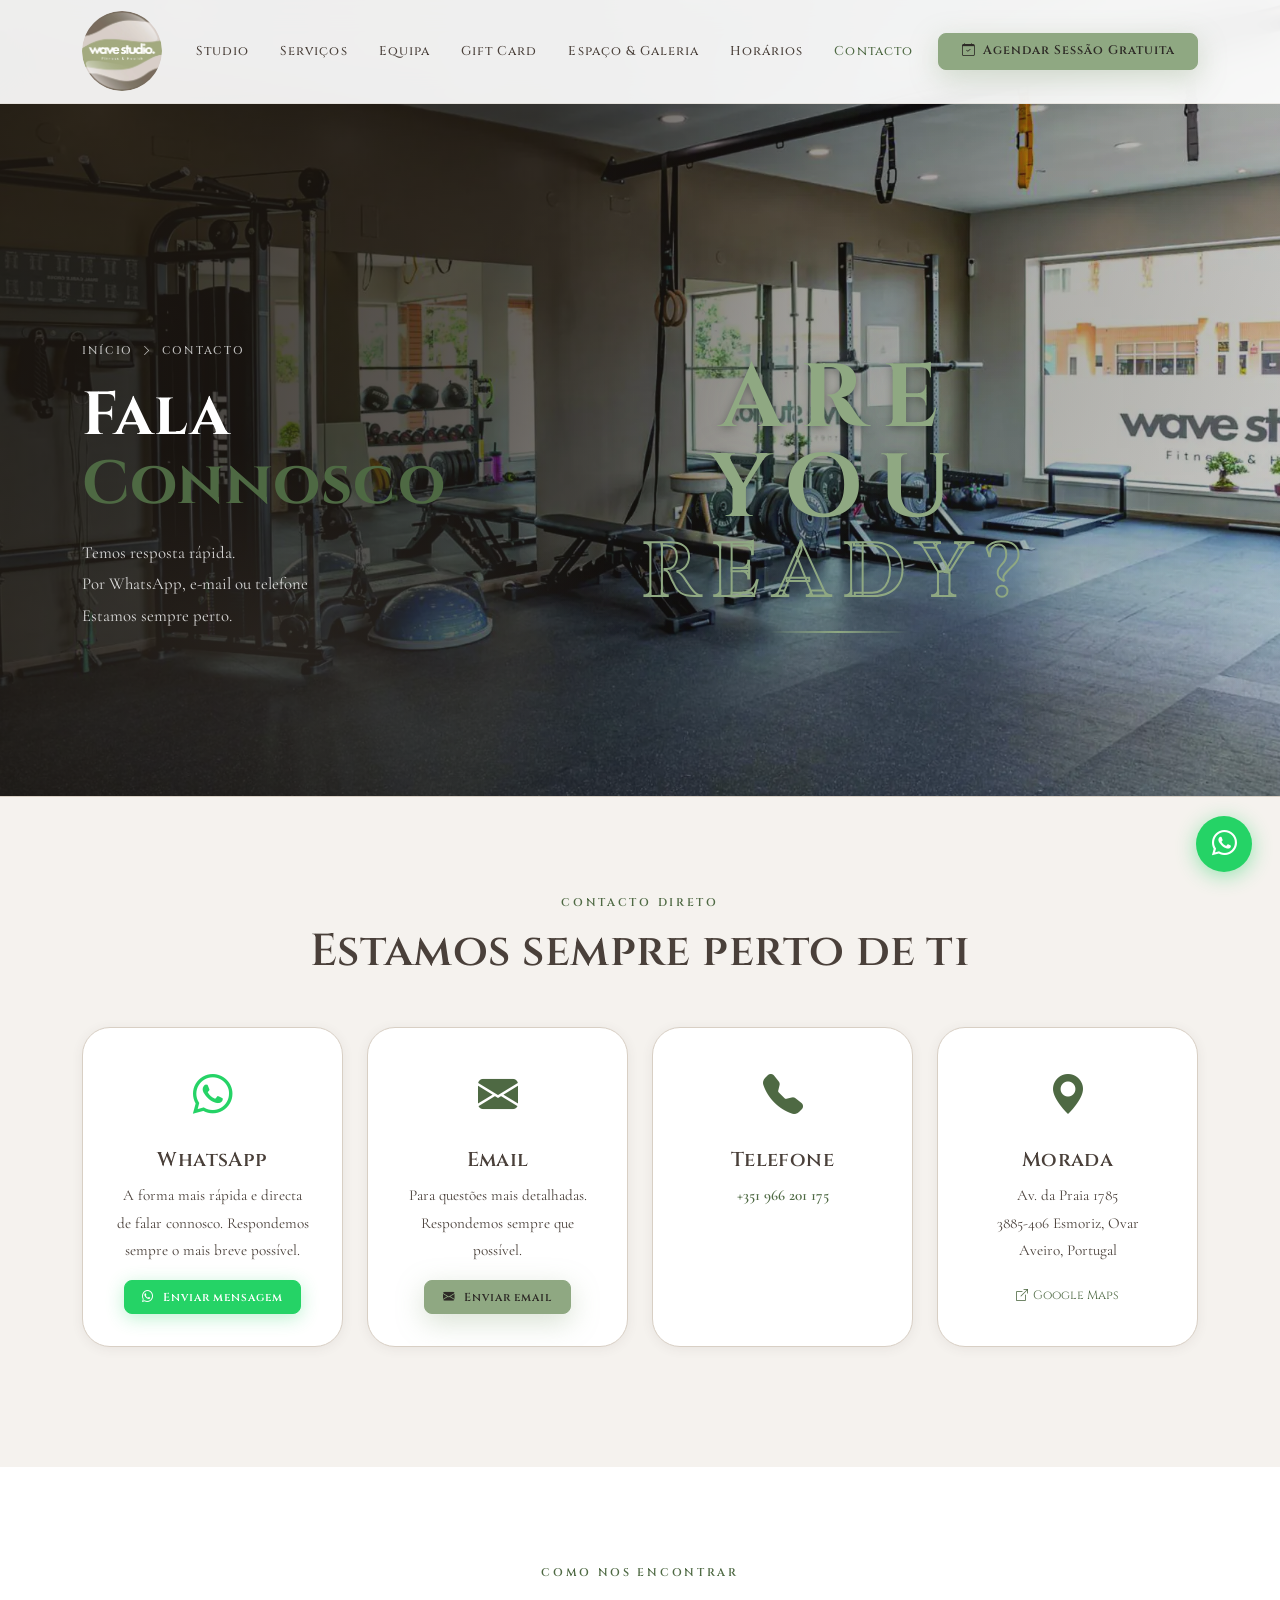
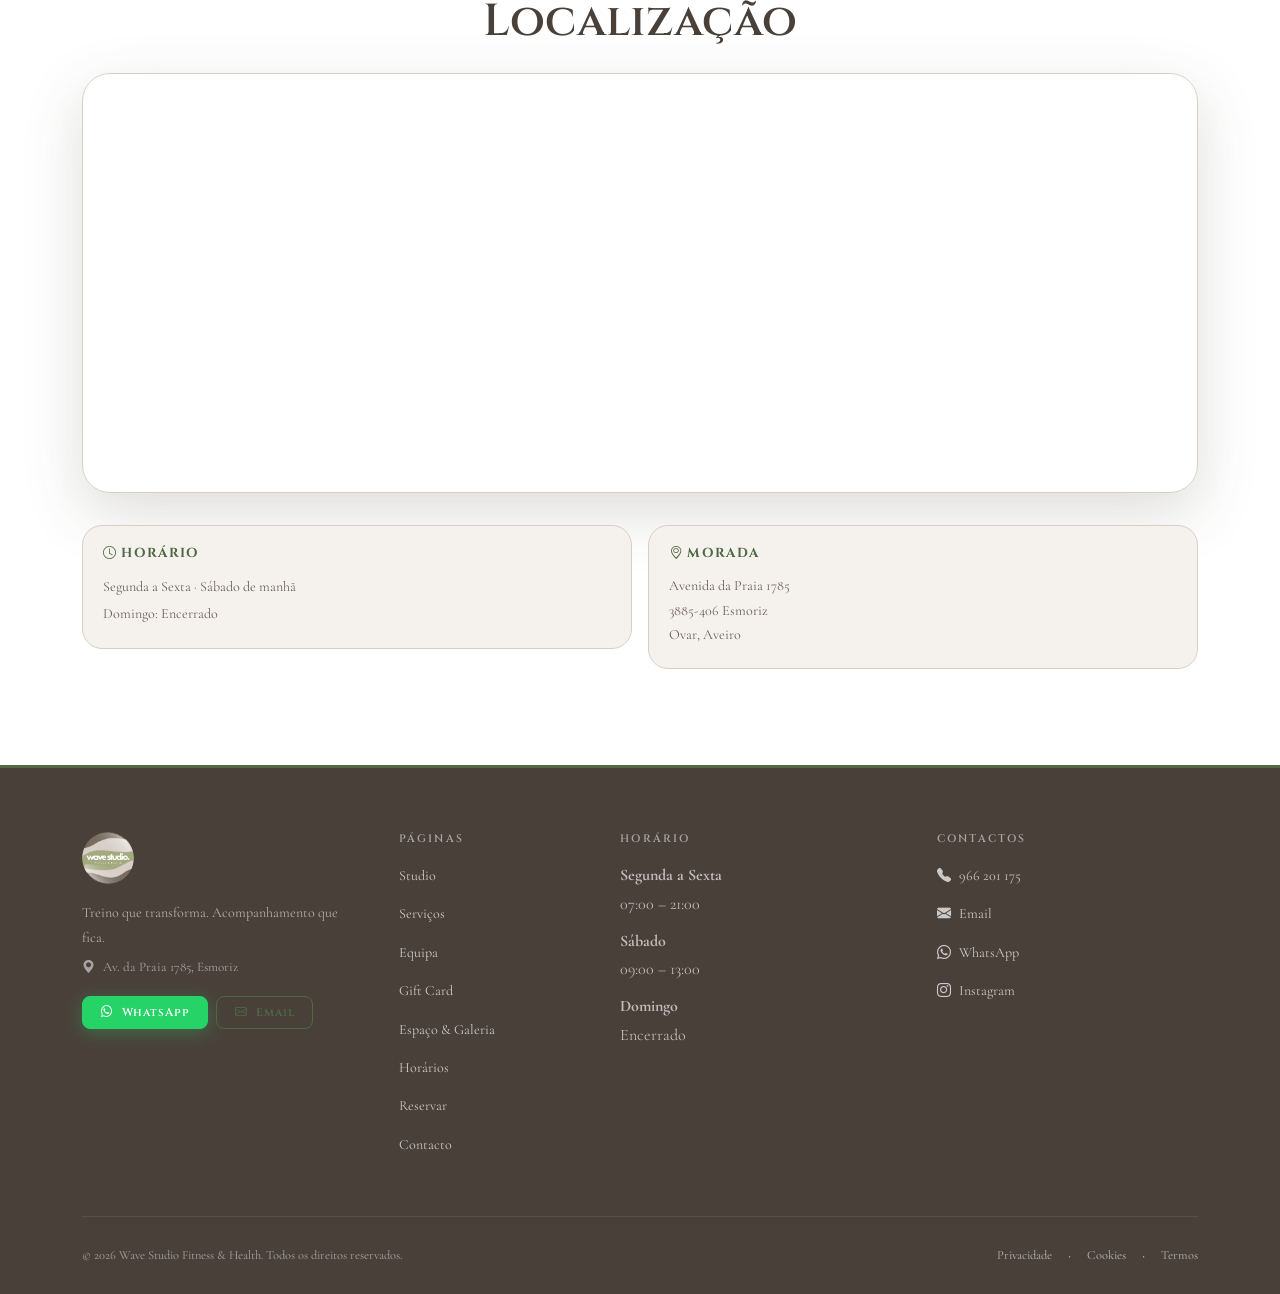
<file: pages/contactos.html>
<!DOCTYPE html>
<html lang="pt-PT">
<head>
  <meta charset="UTF-8">
  <meta name="viewport" content="width=device-width, initial-scale=1.0">
  <meta name="theme-color" content="#4E6943">
  <title>Contacto — Wave Studio Fitness &amp; Health | Esmoriz</title>
  <meta name="description" content="Contacta o Wave Studio em Esmoriz. Telefone, email, WhatsApp. Av. da Praia 1785.">
  <meta name="robots" content="index, follow">
  <link rel="canonical" href="https://wave-studio-fitness.com/pages/contactos.html">
  <link rel="icon" href="/favicon.ico" sizes="any">
  <link rel="icon" type="image/png" sizes="32x32" href="../assets/icons/favicon-32.png">
  <link rel="icon" type="image/png" sizes="16x16" href="../assets/icons/favicon-16.png">
  <link rel="apple-touch-icon" sizes="180x180" href="../assets/icons/apple-touch-icon.png">
  <link rel="manifest" href="/site.webmanifest">
  <meta property="og:title" content="Contacto — Wave Studio Fitness & Health | Esmoriz">
  <meta property="og:description" content="Contacta o Wave Studio em Esmoriz. Telefone, email, WhatsApp. Av. da Praia 1785.">
  <meta property="og:type" content="website">
  <meta property="og:url" content="https://wave-studio-fitness.com/pages/contactos.html">
  <meta property="og:locale" content="pt_PT">
  <meta property="og:image" content="https://wave-studio-fitness.com/assets/images/logos/og-image.jpg">
  <link rel="preconnect" href="https://fonts.googleapis.com">
  <link rel="preconnect" href="https://fonts.gstatic.com" crossorigin>
  <link href="https://fonts.googleapis.com/css2?family=Cinzel:wght@400;500;600;700&family=Cormorant+Garamond:ital,wght@0,300;0,400;0,500;0,600;1,300;1,400&display=swap" rel="stylesheet">
  <link href="https://cdn.jsdelivr.net/npm/bootstrap@5.3.3/dist/css/bootstrap.min.css" rel="stylesheet" integrity="sha384-QWTKZyjpPEjISv5WaRU9OFeRpok6YctnYmDr5pNlyT2bRjXh0JMhjY6hW+ALEwIH" crossorigin="anonymous">
  <link rel="stylesheet" href="../assets/fonts/bootstrap-icons.css">
  <link rel="stylesheet" href="../assets/css/style.css">
  <link rel="stylesheet" href="../assets/css/overrides.css">

  <link rel="stylesheet" href="../assets/css/contactos.css">
</head>
<body>
  <a class="skip-link" href="#main-content">Saltar para o conteúdo</a>
  <!-- ════════════════════════════════════════════════════
       NAVBAR — estrutura idêntica em todas as páginas do site
  ════════════════════════════════════════════════════ -->
    <nav class="navbar navbar-expand-lg fixed-top" id="navbar" aria-label="Navegação principal">
    <div class="container">
      <a class="navbar-brand" href="../index.html" aria-label="Wave Studio Fitness &amp; Health">
        <img src="../assets/images/logos/logomarca.webp" alt="Wave Studio Fitness &amp; Health" class="navbar-logo" width="80" height="80"
             onerror="this.onerror=null;this.style.display='none'">
      </a>
      <button class="navbar-toggler" type="button"
              data-bs-toggle="collapse" data-bs-target="#menuNav"
              aria-controls="menuNav" aria-expanded="false"
              aria-label="Abrir menu de navegação">
        <span class="navbar-toggler-icon"></span>
      </button>
      <div class="navbar-collapse collapse" id="menuNav">
        <ul class="navbar-nav ms-auto align-items-lg-center gap-lg-1" role="list">
          <li class="nav-item"><a class="nav-link" href="../index.html#sobre">Studio</a></li>
          <li class="nav-item"><a class="nav-link" href="servicos.html">Serviços</a></li>
          <li class="nav-item"><a class="nav-link" href="equipa.html">Equipa</a></li>
          <li class="nav-item"><a class="nav-link" href="../index.html#gift">Gift Card</a></li>
          <li class="nav-item"><a class="nav-link" href="galeria.html">Espaço &amp; Galeria</a></li>
          <li class="nav-item"><a class="nav-link" href="horarios.html">Horários</a></li>
          <li class="nav-item"><a class="nav-link active" aria-current="page" href="contactos.html">Contacto</a></li>
          <li class="nav-item ms-lg-2">
            <a class="btn btn-primary btn-nav" href="reservas.html"
               aria-label="Reservar sessão experimental gratuita">
              <i class="bi bi-calendar-check" aria-hidden="true"></i>
              Agendar Sessão Gratuita
            </a>
          </li>
        </ul>
      </div>
    </div>
  </nav>
  <main id="main-content" tabindex="-1">
    <!-- ════════════════════════════════════════════════════
         HERO DA PÁGINA — imagem de fundo + breadcrumb
    ════════════════════════════════════════════════════ -->
        <header class="page-hero page-hero--img ayr-hero"
            style="background-image:url('../assets/images/gallery/equipamento-cardio.webp')"
            aria-labelledby="h-contactos">
      <div class="page-hero__overlay" aria-hidden="true"></div>

      <!-- ── Layout hero: esquerda = texto fixo | direita = animação ── -->
      <div class="container page-hero__inner">

        <!-- ESQUERDA: texto sempre visível -->
        <div class="ayr-left">
          <nav class="breadcrumb-wave" aria-label="Breadcrumb">
            <a href="../index.html">Início</a>
            <i class="bi bi-chevron-right" aria-hidden="true"></i>
            <span aria-current="page">Contacto</span>
          </nav>
          <h1 id="h-contactos" class="page-hero__titulo">Fala<br><span class="txt-accent">Connosco</span></h1>
          <p class="page-hero__sub">Temos resposta rápida.<br>Por WhatsApp, e-mail ou telefone <br>Estamos sempre perto.</p>
        </div>

        <!-- DIREITA: animação "ARE YOU READY?" -->
        <div class="ayr-right" aria-hidden="true">
          <span class="ayr-word" style="animation-delay:0s">ARE</span>
          <span class="ayr-word" style="animation-delay:.45s">YOU</span>
          <span class="ayr-word ayr-word--accent" style="animation-delay:.9s">READY?</span>
        </div>

      </div>
    </header>
    <!-- ════════════════════════════════════════════════════
         CANAIS DE CONTACTO — telefone, WhatsApp, email, morada
    ════════════════════════════════════════════════════ -->
    <section class="section section--creme" aria-labelledby="h-canais">
      <div class="container">
        <div class="text-center mb-5"><span class="sec-label">Contacto direto</span><h2 id="h-canais" class="sec-title">Estamos sempre perto de ti</h2></div>
        <div class="row g-4 mb-4">
          <div class="col-md-6 col-lg-3 reveal">
            <div class="card-wave text-center">
              <i class="bi bi-whatsapp u-icone-xl u-icone-xl--whatsapp" aria-hidden="true"></i>
              <h3 class="card-title">WhatsApp</h3>
              <p class="card-text">A forma mais rápida e directa de falar connosco. Respondemos sempre o mais breve possível.</p>
              <a href="https://wa.me/351966201175?text=Olá!%20Gostaria%20de%20saber%20mais%20sobre%20o%20Wave%20Studio." target="_blank" rel="noopener noreferrer" class="btn btn-wa btn-sm" aria-label="WhatsApp (abre em nova aba)"><i class="bi bi-whatsapp" aria-hidden="true"></i> Enviar mensagem</a>
            </div>
          </div>
          <div class="col-md-6 col-lg-3 reveal" style="animation-delay:.1s">
            <div class="card-wave text-center">
              <i class="bi bi-envelope-fill u-icone-xl" aria-hidden="true"></i>
              <h3 class="card-title">Email</h3>
              <p class="card-text">Para questões mais detalhadas. Respondemos sempre que possível.</p>
              <a href="mailto:wavestudiofitness@gmail.com?subject=Questao%20Wave%20Studio" class="btn btn-primary btn-sm"><i class="bi bi-envelope-fill" aria-hidden="true"></i> Enviar email</a>
            </div>
          </div>
          <div class="col-md-6 col-lg-3 reveal" style="animation-delay:.15s">
            <div class="card-wave text-center">
              <i class="bi bi-telephone-fill u-icone-xl" aria-hidden="true"></i>
              <h3 class="card-title">Telefone</h3>
              <p class="card-text"><a href="tel:+351966201175" class="u-link-salvia--bold">+351 966 201 175</a></p>
            </div>
          </div>
          <div class="col-md-6 col-lg-3 reveal" style="animation-delay:.2s">
            <div class="card-wave text-center">
              <i class="bi bi-geo-alt-fill u-icone-xl" aria-hidden="true"></i>
              <h3 class="card-title">Morada</h3>
              <p class="card-text">Av. da Praia 1785<br>3885-406 Esmoriz, Ovar<br>Aveiro, Portugal</p>
              <a href="https://maps.google.com/?q=Avenida+da+Praia+1785+Esmoriz" target="_blank" rel="noopener noreferrer" class="u-link-maps" aria-label="Google Maps"><i class="bi bi-box-arrow-up-right" aria-hidden="true"></i>Google Maps</a>
            </div>
          </div>
        </div>
      </div>
    </section>
    <!-- ════════════════════════════════════════════════════
         MAPA — localização incorporada (Google Maps embed)
    ════════════════════════════════════════════════════ -->
    <section class="section" aria-labelledby="h-mapa">
      <div class="container">
        <div class="text-center mb-4"><span class="sec-label">Como nos encontrar</span><h2 id="h-mapa" class="sec-title">Localização</h2></div>
        <div class="u-mapa-frame">
          <iframe src="https://www.google.com/maps?q=Wave+Studio+Fitness+%26+Health,+Av.+da+Praia+1785,+3885-406+Esmoriz&output=embed" width="100%" height="100%" style="border:0" loading="lazy" allowfullscreen title="Mapa do Wave Studio em Esmoriz" referrerpolicy="no-referrer-when-downgrade"></iframe>
        </div>
        <div class="row g-3 mt-3">
          <div class="col-md-6"><div class="u-caixa-info"><h4 class="u-caixa-info__titulo"><i class="bi bi-clock me-1" aria-hidden="true"></i>Horário</h4><p class="u-caixa-info__texto">Segunda a Sexta · Sábado de manhã<br>Domingo: Encerrado</p></div></div>
          <div class="col-md-6"><div class="u-caixa-info"><h4 class="u-caixa-info__titulo"><i class="bi bi-geo-alt me-1" aria-hidden="true"></i>Morada</h4><address class="u-caixa-info__endereco">Avenida da Praia 1785<br>3885-406 Esmoriz<br>Ovar, Aveiro</address></div></div>
        </div>
      </div>
    </section>
  </main>
  <!-- ════════════════════════════════════════════════════
       FOOTER — estrutura idêntica em todas as páginas do site
  ════════════════════════════════════════════════════ -->
    <footer class="footer" role="contentinfo">
    <div class="container">
      <div class="row g-4 justify-content-between">
        <div class="col-lg-3">
          <img src="../assets/images/logos/logomarca.webp" alt="Wave Studio Fitness &amp; Health"
               class="footer__logo" width="52" height="52" onerror="this.style.display='none'">
          <p class="footer__tagline">Treino que transforma. Acompanhamento que fica.</p>
          <address class="footer__addr not-italic"><i class="bi bi-geo-alt-fill me-2" aria-hidden="true"></i>Av. da Praia 1785, Esmoriz</address>
          <div class="d-flex gap-2 flex-wrap mt-3">
            <a href="https://wa.me/351966201175" target="_blank" rel="noopener noreferrer"
               class="btn btn-wa btn-sm" aria-label="WhatsApp">
              <i class="bi bi-whatsapp" aria-hidden="true"></i> WhatsApp
            </a>
            <a href="mailto:wavestudiofitness@gmail.com" class="btn btn-outline-salvia btn-sm">
              <i class="bi bi-envelope" aria-hidden="true"></i> Email
            </a>
          </div>
        </div>
        <div class="col-sm-6 col-lg-2">
          <h2 class="footer__h">Páginas</h2>
          <nav aria-label="Rodapé — páginas">
            <ul class="footer__links">
              <li><a href="../index.html#sobre" class="footer__link">Studio</a></li>
              <li><a href="servicos.html" class="footer__link">Serviços</a></li>
              <li><a href="equipa.html" class="footer__link">Equipa</a></li>
              <li><a href="../index.html#gift" class="footer__link">Gift Card</a></li>
              <li><a href="galeria.html" class="footer__link">Espaço &amp; Galeria</a></li>
              <li><a href="horarios.html" class="footer__link">Horários</a></li>
              <li><a href="reservas.html" class="footer__link">Reservar</a></li>
              <li><a href="contactos.html" class="footer__link">Contacto</a></li>
            </ul>
          </nav>
        </div>
        <div class="col-sm-6 col-lg-3">
          <h2 class="footer__h">Horário</h2>
          <dl class="footer__horario"><dt>Segunda a Sexta</dt><dd>07:00 – 21:00</dd><dt>Sábado</dt><dd>09:00 – 13:00</dd><dt>Domingo</dt><dd>Encerrado</dd></dl>
        </div>
        <div class="col-sm-6 col-lg-3">
          <h2 class="footer__h">Contactos</h2>
          <ul class="footer__links">
            <li><a href="tel:+351966201175" class="footer__link"><i class="bi bi-telephone-fill me-2" aria-hidden="true"></i>966 201 175</a></li>
            <li><a href="mailto:wavestudiofitness@gmail.com" class="footer__link"><i class="bi bi-envelope-fill me-2" aria-hidden="true"></i>Email</a></li>
            <li><a href="https://wa.me/351966201175" target="_blank" rel="noopener noreferrer" class="footer__link" aria-label="WhatsApp"><i class="bi bi-whatsapp me-2" aria-hidden="true"></i>WhatsApp</a></li>
            <li><a href="https://instagram.com/wavestudiofitness" target="_blank" rel="noopener noreferrer" class="footer__link" aria-label="Instagram"><i class="bi bi-instagram me-2" aria-hidden="true"></i>Instagram</a></li>
          </ul>
        </div>
      </div>
      <div class="footer__base">
        <p class="footer__copy">© 2026 Wave Studio Fitness &amp; Health. Todos os direitos reservados.</p>
        <nav class="footer__legal" aria-label="Legal">
          <a href="privacidade.html" class="footer__legal-link">Privacidade</a>
          <span aria-hidden="true">·</span>
          <a href="cookies.html" class="footer__legal-link">Cookies</a>
          <span aria-hidden="true">·</span>
          <a href="termos.html" class="footer__legal-link">Termos</a>
        </nav>
      </div>
    </div>
  </footer>
  <!-- ════════════════════════════════════════════════════
       SCRIPTS — Bootstrap + site.js
  ════════════════════════════════════════════════════ -->
  <script src="https://cdn.jsdelivr.net/npm/bootstrap@5.3.3/dist/js/bootstrap.bundle.min.js"
          integrity="sha384-YvpcrYf0tY3lHB60NNkmXc4s9bIOgUxi8T/jzmzH6wHs8lyxwQz8UhVxMrZjXhR"
          crossorigin="anonymous"></script>
  <script src="../assets/js/site.js"></script>

  <!-- Cookie Banner -->
  <div id="bannerCookies" class="cookie-banner" role="dialog"
       aria-modal="true" aria-labelledby="ck-h" aria-describedby="ck-d" hidden>
    <div class="cookie-banner__inner">
      <div class="cookie-banner__txt">
        <strong id="ck-h">Utilizamos cookies</strong>
        <p id="ck-d">Essenciais para o funcionamento.
          <a href="cookies.html" class="cookie-banner__link">Cookies</a> ·
          <a href="privacidade.html" class="cookie-banner__link">Privacidade</a>.
        </p>
      </div>
      <div class="cookie-banner__btns">
        <button class="btn-ck-recusar" onclick="recusarCookies()">Só essenciais</button>
        <button class="btn btn-primary btn-sm" onclick="aceitarCookies()">Aceitar todos</button>
      </div>
    </div>
  </div>

  <a href="https://wa.me/351966201175?text=Ol%C3%A1!%20Gostaria%20de%20saber%20mais%20sobre%20o%20Wave%20Studio."
     class="btn-whatsapp" target="_blank" rel="noopener noreferrer"
     aria-label="Contactar via WhatsApp">
    <i class="bi bi-whatsapp" aria-hidden="true"></i>
  </a>
</body>
</html>
</file>
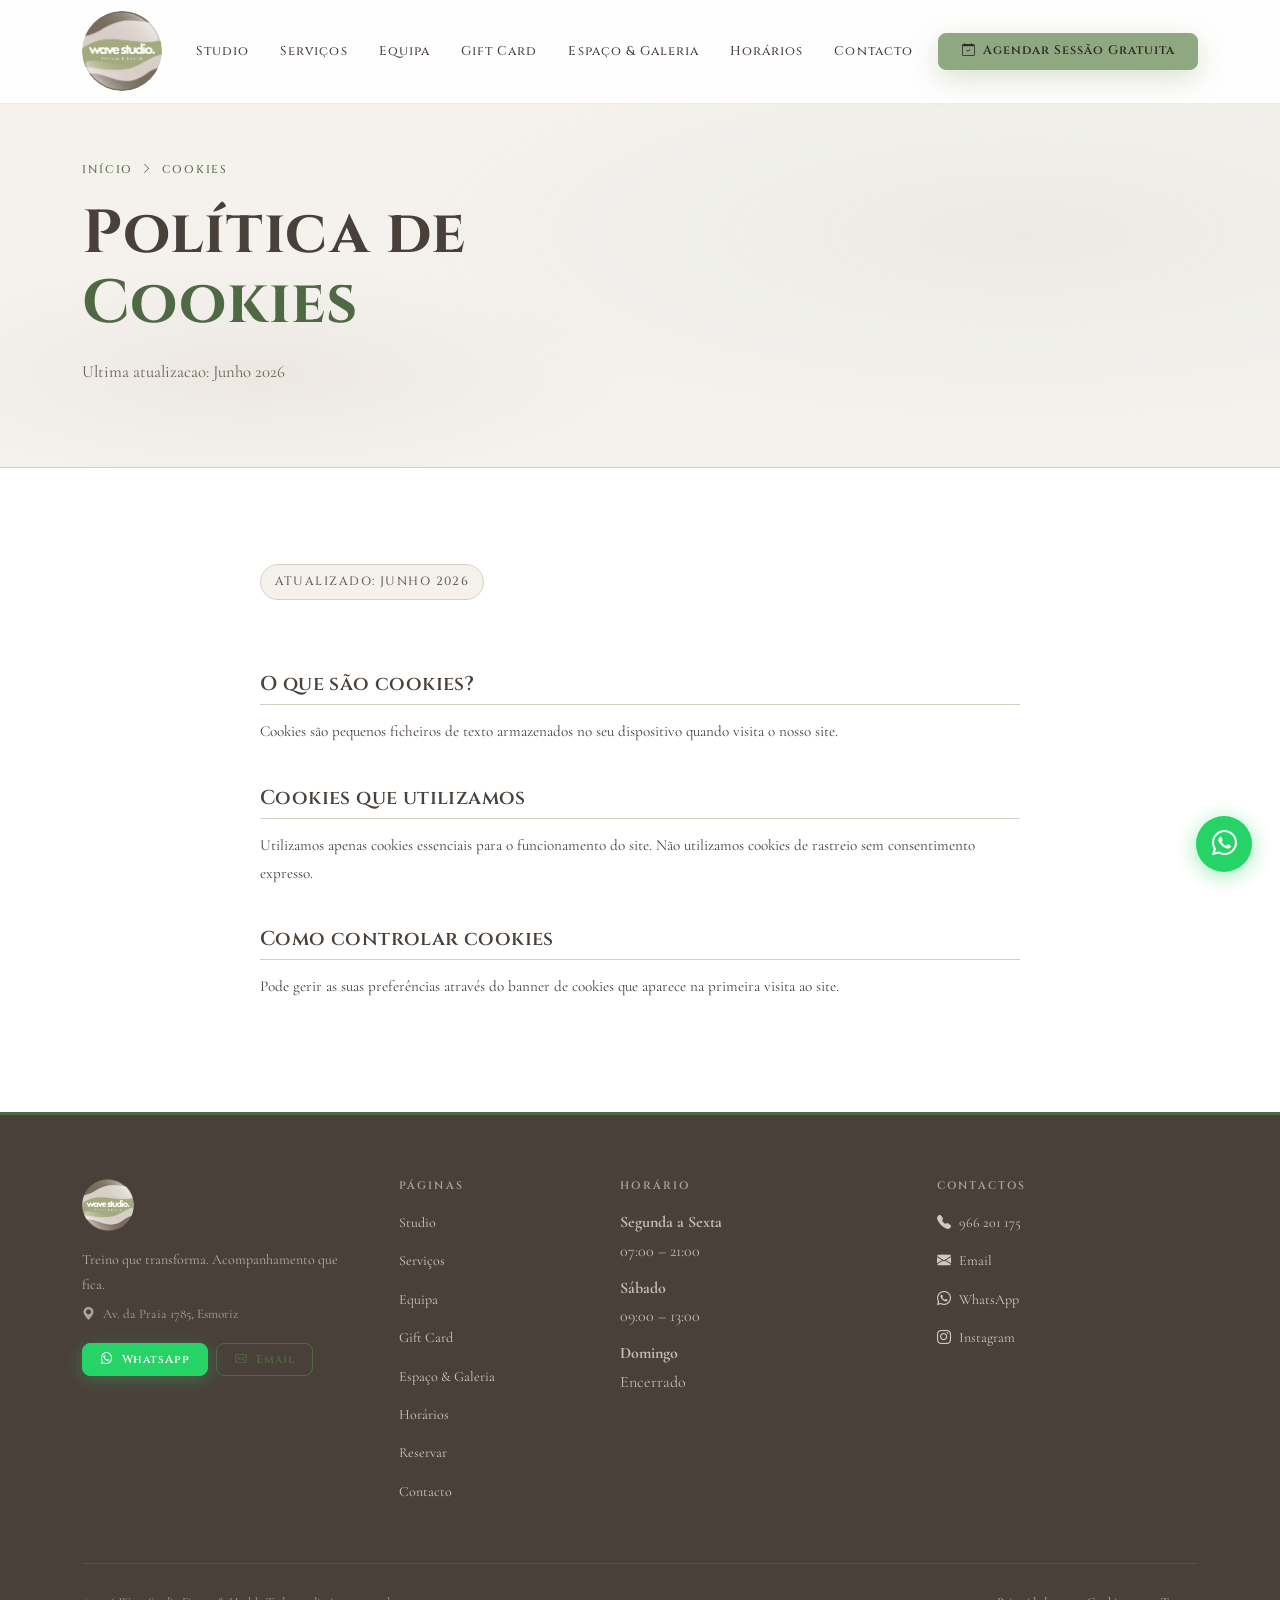
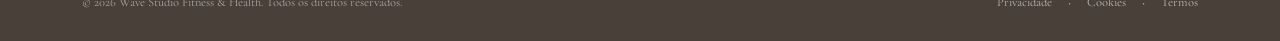
<file: pages/cookies.html>
<!DOCTYPE html>
<html lang="pt-PT">
<head>
  <meta charset="UTF-8">
  <meta name="viewport" content="width=device-width, initial-scale=1.0">
  <meta name="theme-color" content="#4E6943">
  <title>Política de Cookies - Wave Studio Fitness &amp; Health</title>
  <meta name="description" content="Política de Cookies do Wave Studio Fitness em Esmoriz.">
  <meta name="robots" content="index, follow">
  <link rel="canonical" href="https://wave-studio-fitness.com/pages/cookies.html">
  <link rel="icon" href="/favicon.ico" sizes="any">
  <link rel="icon" type="image/png" sizes="32x32" href="../assets/icons/favicon-32.png">
  <link rel="icon" type="image/png" sizes="16x16" href="../assets/icons/favicon-16.png">
  <link rel="apple-touch-icon" sizes="180x180" href="../assets/icons/apple-touch-icon.png">
  <link rel="manifest" href="/site.webmanifest">
  <meta property="og:title" content="Política de Cookies — Wave Studio Fitness &amp; Health">
  <meta property="og:description" content="Política de Cookies do Wave Studio Fitness em Esmoriz.">
  <meta property="og:type" content="website">
  <meta property="og:locale" content="pt_PT">
  <meta property="og:image" content="https://wave-studio-fitness.com/assets/images/logos/og-image.jpg">
  <link rel="preconnect" href="https://fonts.googleapis.com">
  <link rel="preconnect" href="https://fonts.gstatic.com" crossorigin>
  <link href="https://fonts.googleapis.com/css2?family=Cinzel:wght@400;500;600;700&family=Cormorant+Garamond:ital,wght@0,300;0,400;0,500;0,600;1,300;1,400&display=swap" rel="stylesheet">
  <link href="https://cdn.jsdelivr.net/npm/bootstrap@5.3.3/dist/css/bootstrap.min.css" rel="stylesheet" integrity="sha384-QWTKZyjpPEjISv5WaRU9OFeRpok6YctnYmDr5pNlyT2bRjXh0JMhjY6hW+ALEwIH" crossorigin="anonymous">
  <link rel="stylesheet" href="../assets/fonts/bootstrap-icons.css">
  <link rel="stylesheet" href="../assets/css/style.css">
  <link rel="stylesheet" href="../assets/css/overrides.css">
</head>
<body>
  <a class="skip-link" href="#main-content">Saltar para o conteúdo</a>
  <!-- ════════════════════════════════════════════════════
       NAVBAR — estrutura idêntica em todas as páginas do site
  ════════════════════════════════════════════════════ -->
    <nav class="navbar navbar-expand-lg fixed-top" id="navbar" aria-label="Navegação principal">
    <div class="container">
      <a class="navbar-brand" href="../index.html" aria-label="Wave Studio Fitness &amp; Health">
        <img src="../assets/images/logos/logomarca.webp" alt="Wave Studio Fitness &amp; Health" class="navbar-logo" width="80" height="80"
             onerror="this.onerror=null;this.style.display='none'">
      </a>
      <button class="navbar-toggler" type="button"
              data-bs-toggle="collapse" data-bs-target="#menuNav"
              aria-controls="menuNav" aria-expanded="false"
              aria-label="Abrir menu de navegação">
        <span class="navbar-toggler-icon"></span>
      </button>
      <div class="navbar-collapse collapse" id="menuNav">
        <ul class="navbar-nav ms-auto align-items-lg-center gap-lg-1" role="list">
          <li class="nav-item"><a class="nav-link" href="../index.html#sobre">Studio</a></li>
          <li class="nav-item"><a class="nav-link" href="servicos.html">Serviços</a></li>
          <li class="nav-item"><a class="nav-link" href="equipa.html">Equipa</a></li>
          <li class="nav-item"><a class="nav-link" href="../index.html#gift">Gift Card</a></li>
          <li class="nav-item"><a class="nav-link" href="galeria.html">Espaço &amp; Galeria</a></li>
          <li class="nav-item"><a class="nav-link" href="horarios.html">Horários</a></li>
          <li class="nav-item"><a class="nav-link" href="contactos.html">Contacto</a></li>
          <li class="nav-item ms-lg-2">
            <a class="btn btn-primary btn-nav" href="reservas.html"
               aria-label="Reservar sessão experimental gratuita">
              <i class="bi bi-calendar-check" aria-hidden="true"></i>
              Agendar Sessão Gratuita
            </a>
          </li>
        </ul>
      </div>
    </div>
  </nav>
  <main id="main-content" tabindex="-1">
    <!-- ════════════════════════════════════════════════════
         HERO DA PÁGINA — cabeçalho simples + breadcrumb
    ════════════════════════════════════════════════════ -->
    <header class="page-hero" aria-labelledby="h-cookies">
      
      <div class="container page-hero__inner">
        <nav class="breadcrumb-wave" aria-label="Breadcrumb">
          <a href="../index.html">Início</a>
          <i class="bi bi-chevron-right" aria-hidden="true"></i>
          <span aria-current="page">Cookies</span>
        </nav>
        <h1 id="h-cookies" class="page-hero__titulo">Política de<br><span class="txt-accent">Cookies</span></h1>
        <p class="page-hero__sub">Ultima atualizacao: Junho 2026</p>
      </div>
    </header>
    <!-- ════════════════════════════════════════════════════
         CONTEÚDO — Política de Cookies (texto legal)
    ════════════════════════════════════════════════════ -->
    <section class="section" aria-label="Política de Cookies">
      <div class="container">
        <div class="legal-content">
          <span class="legal-update-date">Atualizado: Junho 2026</span>
          <h2>O que são cookies?</h2><p>Cookies são pequenos ficheiros de texto armazenados no seu dispositivo quando visita o nosso site.</p><h2>Cookies que utilizamos</h2><p>Utilizamos apenas cookies essenciais para o funcionamento do site. Não utilizamos cookies de rastreio sem consentimento expresso.</p><h2>Como controlar cookies</h2><p>Pode gerir as suas preferências através do banner de cookies que aparece na primeira visita ao site.</p>
        </div>
      </div>
    </section>
  </main>
  <!-- ════════════════════════════════════════════════════
       FOOTER — estrutura idêntica em todas as páginas do site
  ════════════════════════════════════════════════════ -->
    <footer class="footer" role="contentinfo">
    <div class="container">
      <div class="row g-4 justify-content-between">
        <div class="col-lg-3">
          <img src="../assets/images/logos/logomarca.webp" alt="Wave Studio Fitness &amp; Health"
               class="footer__logo" width="52" height="52" onerror="this.style.display='none'">
          <p class="footer__tagline">Treino que transforma. Acompanhamento que fica.</p>
          <address class="footer__addr not-italic"><i class="bi bi-geo-alt-fill me-2" aria-hidden="true"></i>Av. da Praia 1785, Esmoriz</address>
          <div class="d-flex gap-2 flex-wrap mt-3">
            <a href="https://wa.me/351966201175" target="_blank" rel="noopener noreferrer"
               class="btn btn-wa btn-sm" aria-label="WhatsApp">
              <i class="bi bi-whatsapp" aria-hidden="true"></i> WhatsApp
            </a>
            <a href="mailto:wavestudiofitness@gmail.com" class="btn btn-outline-salvia btn-sm">
              <i class="bi bi-envelope" aria-hidden="true"></i> Email
            </a>
          </div>
        </div>
        <div class="col-sm-6 col-lg-2">
          <h2 class="footer__h">Páginas</h2>
          <nav aria-label="Rodapé — páginas">
            <ul class="footer__links">
              <li><a href="../index.html#sobre" class="footer__link">Studio</a></li>
              <li><a href="servicos.html" class="footer__link">Serviços</a></li>
              <li><a href="equipa.html" class="footer__link">Equipa</a></li>
              <li><a href="../index.html#gift" class="footer__link">Gift Card</a></li>
              <li><a href="galeria.html" class="footer__link">Espaço &amp; Galeria</a></li>
              <li><a href="horarios.html" class="footer__link">Horários</a></li>
              <li><a href="reservas.html" class="footer__link">Reservar</a></li>
              <li><a href="contactos.html" class="footer__link">Contacto</a></li>
            </ul>
          </nav>
        </div>
        <div class="col-sm-6 col-lg-3">
          <h2 class="footer__h">Horário</h2>
          <dl class="footer__horario"><dt>Segunda a Sexta</dt><dd>07:00 – 21:00</dd><dt>Sábado</dt><dd>09:00 – 13:00</dd><dt>Domingo</dt><dd>Encerrado</dd></dl>
        </div>
        <div class="col-sm-6 col-lg-3">
          <h2 class="footer__h">Contactos</h2>
          <ul class="footer__links">
            <li><a href="tel:+351966201175" class="footer__link"><i class="bi bi-telephone-fill me-2" aria-hidden="true"></i>966 201 175</a></li>
            <li><a href="mailto:wavestudiofitness@gmail.com" class="footer__link"><i class="bi bi-envelope-fill me-2" aria-hidden="true"></i>Email</a></li>
            <li><a href="https://wa.me/351966201175" target="_blank" rel="noopener noreferrer" class="footer__link" aria-label="WhatsApp"><i class="bi bi-whatsapp me-2" aria-hidden="true"></i>WhatsApp</a></li>
            <li><a href="https://instagram.com/wavestudiofitness" target="_blank" rel="noopener noreferrer" class="footer__link" aria-label="Instagram"><i class="bi bi-instagram me-2" aria-hidden="true"></i>Instagram</a></li>
          </ul>
        </div>
      </div>
      <div class="footer__base">
        <p class="footer__copy">© 2026 Wave Studio Fitness &amp; Health. Todos os direitos reservados.</p>
        <nav class="footer__legal" aria-label="Legal">
          <a href="privacidade.html" class="footer__legal-link">Privacidade</a>
          <span aria-hidden="true">·</span>
          <a href="cookies.html" class="footer__legal-link">Cookies</a>
          <span aria-hidden="true">·</span>
          <a href="termos.html" class="footer__legal-link">Termos</a>
        </nav>
      </div>
    </div>
  </footer>
  <!-- ════════════════════════════════════════════════════
       SCRIPTS — Bootstrap + site.js
  ════════════════════════════════════════════════════ -->
  <script src="https://cdn.jsdelivr.net/npm/bootstrap@5.3.3/dist/js/bootstrap.bundle.min.js"
          integrity="sha384-YvpcrYf0tY3lHB60NNkmXc4s9bIOgUxi8T/jzmzH6wHs8lyxwQz8UhVxMrZjXhR"
          crossorigin="anonymous"></script>
  <script src="../assets/js/site.js"></script>

  <!-- Cookie Banner -->
  <div id="bannerCookies" class="cookie-banner" role="dialog"
       aria-modal="true" aria-labelledby="ck-h" aria-describedby="ck-d" hidden>
    <div class="cookie-banner__inner">
      <div class="cookie-banner__txt">
        <strong id="ck-h">Utilizamos cookies</strong>
        <p id="ck-d">Essenciais para o funcionamento.
          <a href="cookies.html" class="cookie-banner__link">Cookies</a> ·
          <a href="privacidade.html" class="cookie-banner__link">Privacidade</a>.
        </p>
      </div>
      <div class="cookie-banner__btns">
        <button class="btn-ck-recusar" onclick="recusarCookies()">Só essenciais</button>
        <button class="btn btn-primary btn-sm" onclick="aceitarCookies()">Aceitar todos</button>
      </div>
    </div>
  </div>

  <a href="https://wa.me/351966201175?text=Ol%C3%A1!%20Gostaria%20de%20saber%20mais%20sobre%20o%20Wave%20Studio."
     class="btn-whatsapp" target="_blank" rel="noopener noreferrer"
     aria-label="Contactar via WhatsApp">
    <i class="bi bi-whatsapp" aria-hidden="true"></i>
  </a>
</body>
</html>
</file>
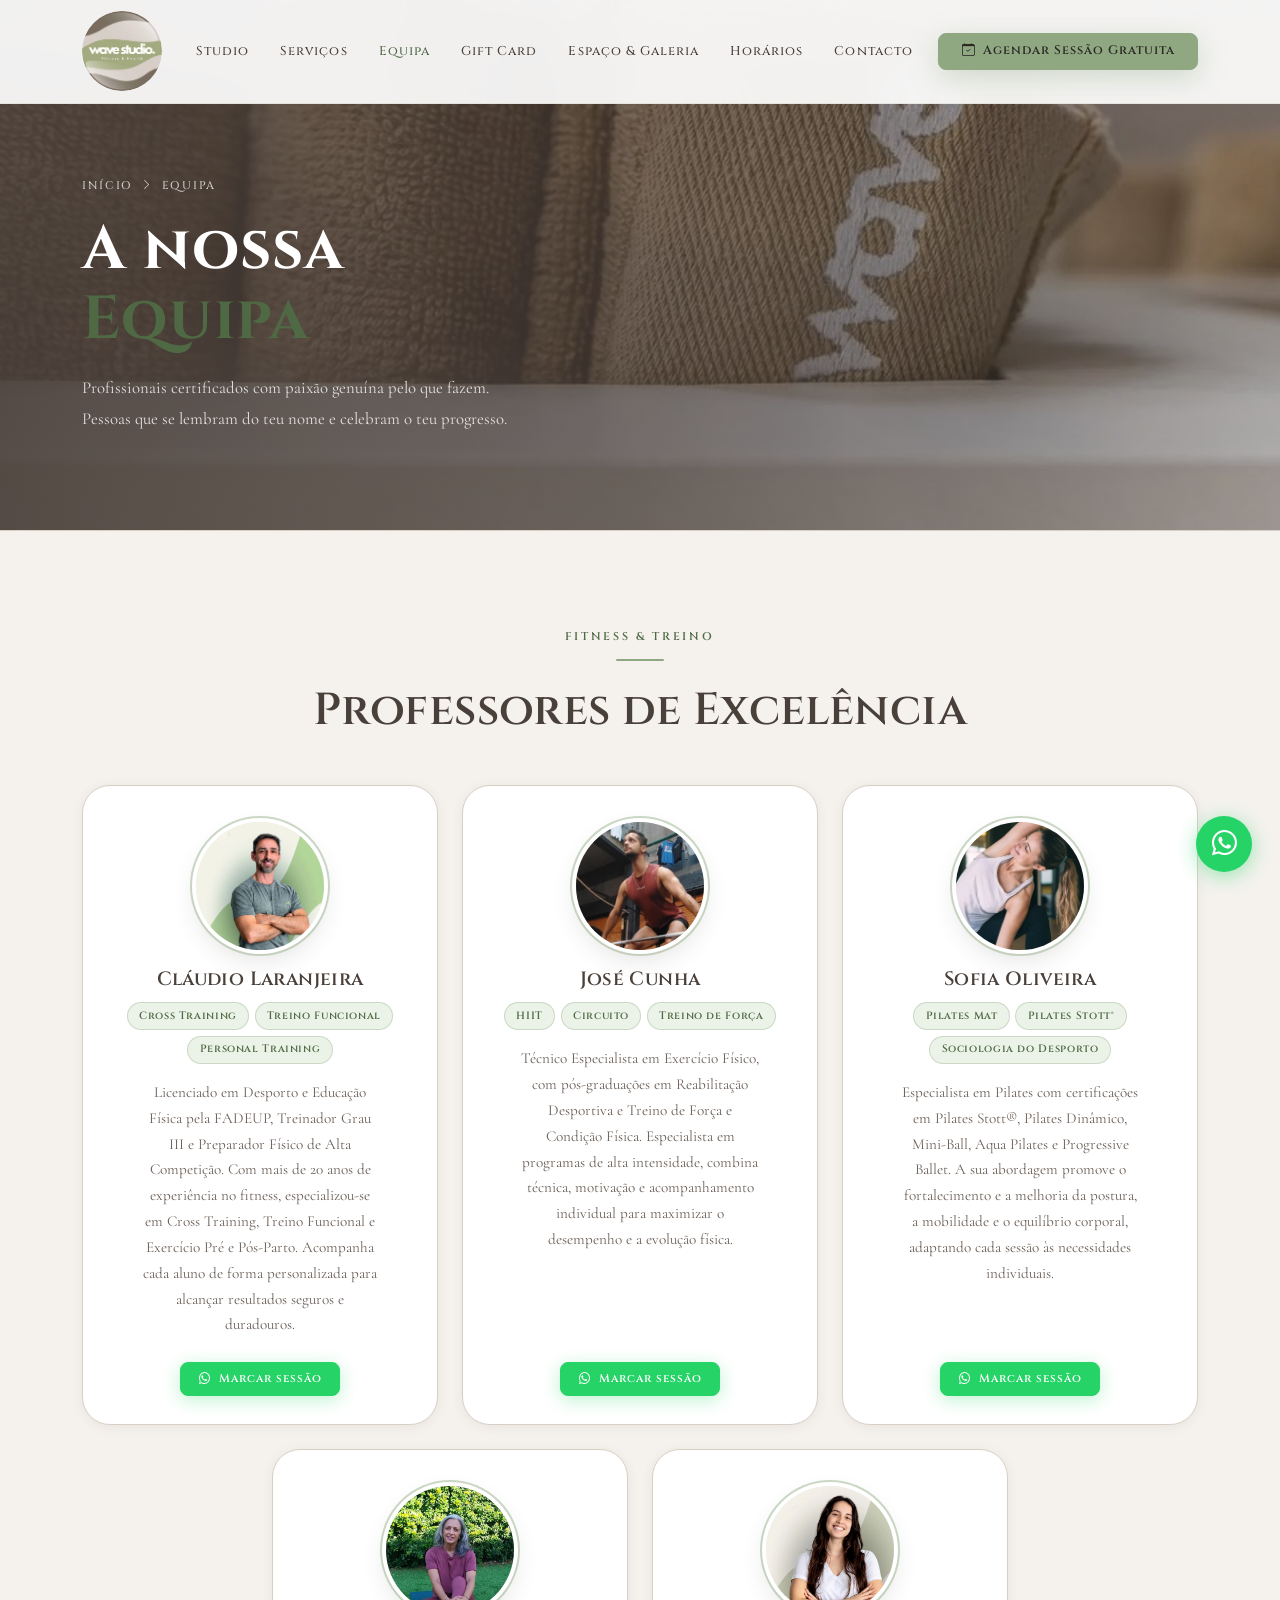
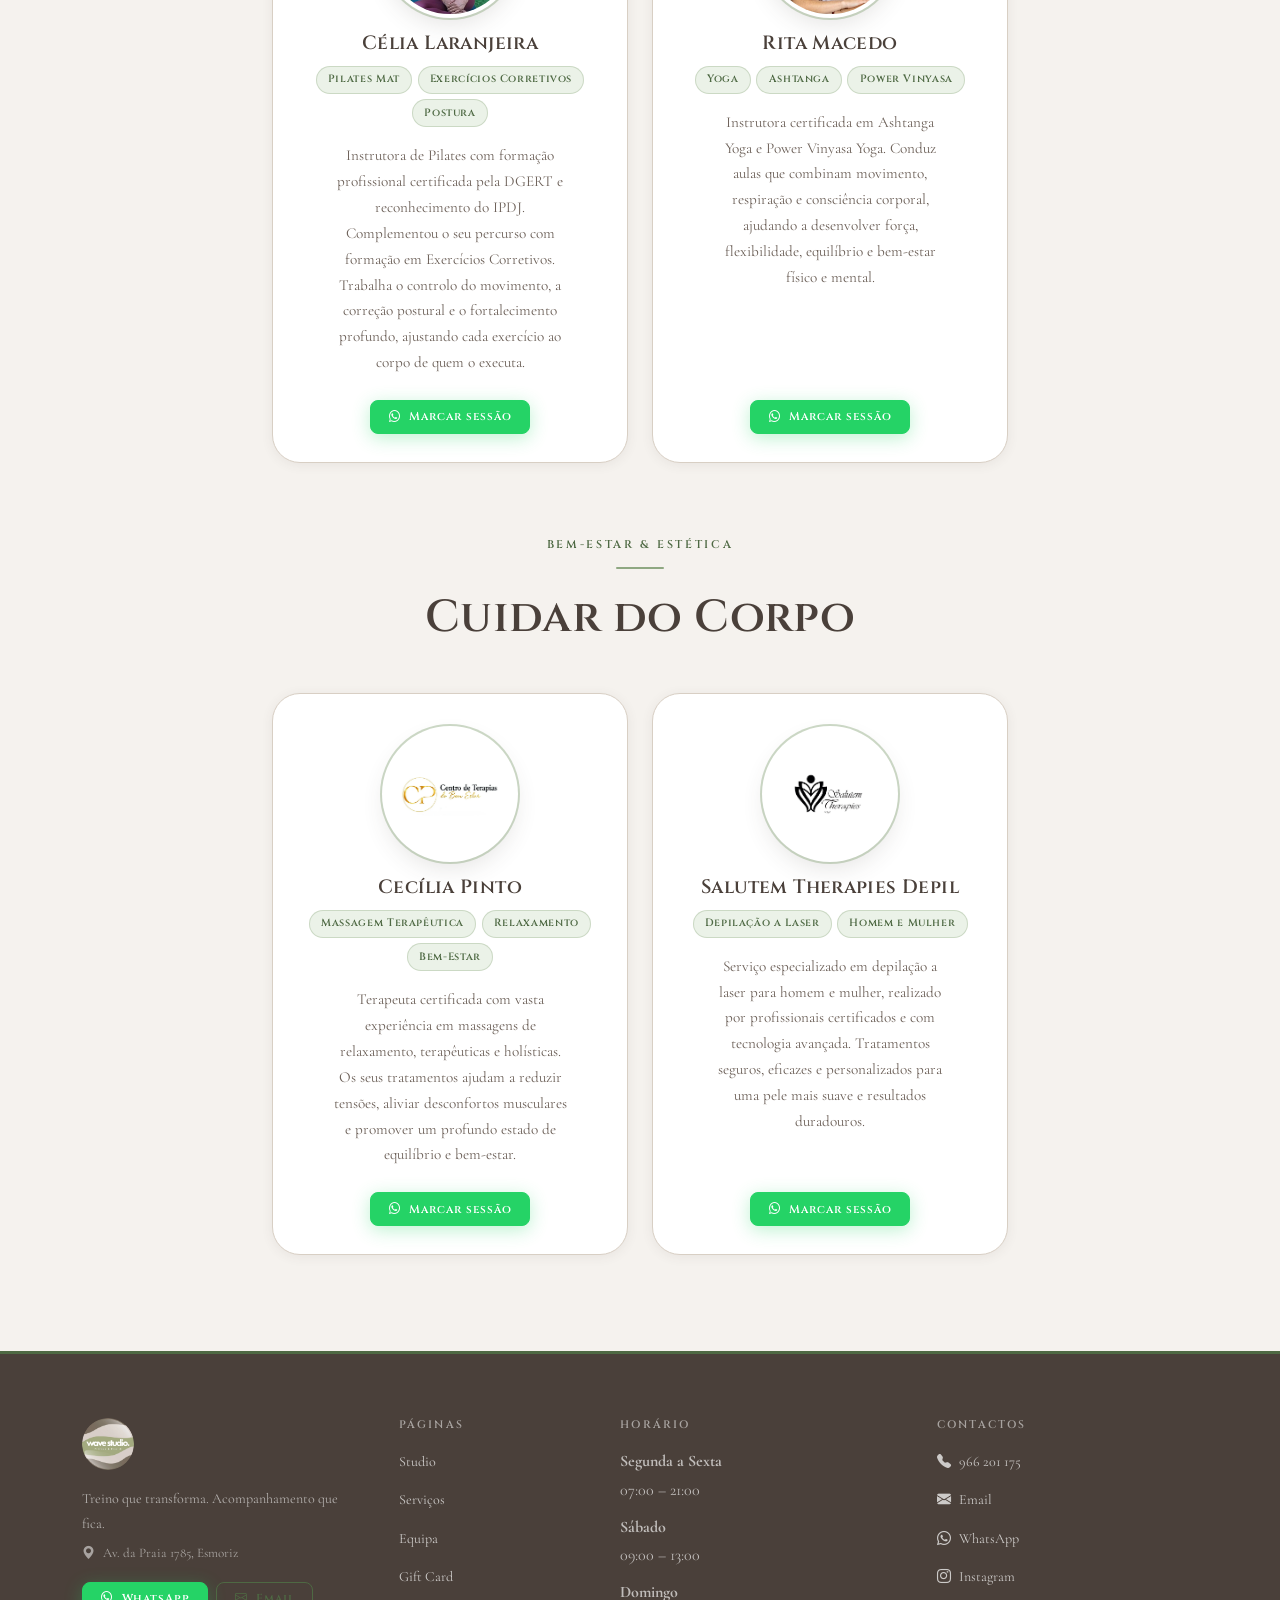
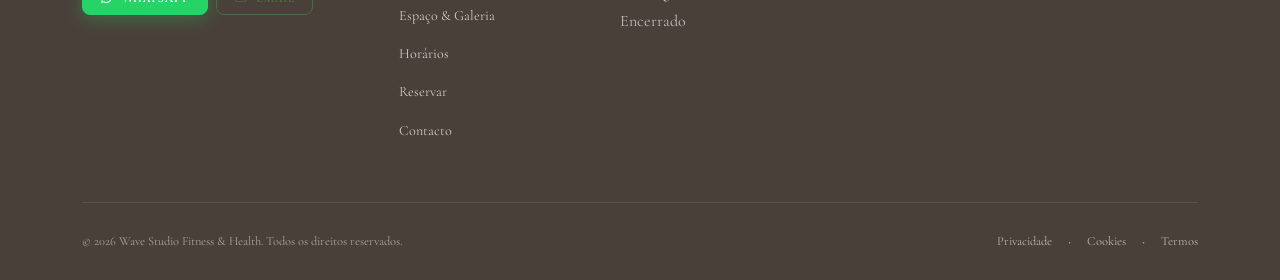
<file: pages/equipa.html>
<!DOCTYPE html>
<html lang="pt-PT">
<head>
  <meta charset="UTF-8">
  <meta name="viewport" content="width=device-width, initial-scale=1.0">
  <meta name="theme-color" content="#4E6943">
  <title>Equipa — Wave Studio Fitness &amp; Health | Esmoriz</title>
  <meta name="description" content="Conhece a equipa certificada do Wave Studio em Esmoriz: Cláudio, José, Sofia, Célia, Rita e Cecília. Profissionais apaixonados pelo teu progresso.">
  <meta name="robots" content="index, follow">
  <link rel="canonical" href="https://wave-studio-fitness.com/pages/equipa.html">
  <link rel="icon" href="/favicon.ico" sizes="any">
  <link rel="icon" type="image/png" sizes="32x32" href="../assets/icons/favicon-32.png">
  <link rel="icon" type="image/png" sizes="16x16" href="../assets/icons/favicon-16.png">
  <link rel="apple-touch-icon" sizes="180x180" href="../assets/icons/apple-touch-icon.png">
  <link rel="manifest" href="/site.webmanifest">
  <meta property="og:title" content="Equipa — Wave Studio Fitness &amp; Health | Esmoriz">
  <meta property="og:description" content="Conhece a equipa certificada do Wave Studio em Esmoriz: Cláudio, José, Sofia, Célia, Rita e Cecília. Profissionais apaixonados pelo teu progresso.">
  <meta property="og:type" content="website">
  <meta property="og:url" content="https://wave-studio-fitness.com/pages/equipa.html">
  <meta property="og:locale" content="pt_PT">
  <meta property="og:image" content="https://wave-studio-fitness.com/assets/images/logos/og-image.jpg">
  <link rel="preconnect" href="https://fonts.googleapis.com">
  <link rel="preconnect" href="https://fonts.gstatic.com" crossorigin>
  <link href="https://fonts.googleapis.com/css2?family=Cinzel:wght@400;500;600;700&family=Cormorant+Garamond:ital,wght@0,300;0,400;0,500;0,600;1,300;1,400&display=swap" rel="stylesheet">
  <link href="https://cdn.jsdelivr.net/npm/bootstrap@5.3.3/dist/css/bootstrap.min.css" rel="stylesheet" integrity="sha384-QWTKZyjpPEjISv5WaRU9OFeRpok6YctnYmDr5pNlyT2bRjXh0JMhjY6hW+ALEwIH" crossorigin="anonymous">
  <link rel="stylesheet" href="../assets/fonts/bootstrap-icons.css">
  <link rel="stylesheet" href="../assets/css/style.css">
  <link rel="stylesheet" href="../assets/css/overrides.css">
</head>
<body>
  <a class="skip-link" href="#main-content">Saltar para o conteúdo</a>
  <!-- ════════════════════════════════════════════════════
       NAVBAR — estrutura idêntica em todas as páginas do site
  ════════════════════════════════════════════════════ -->
    <nav class="navbar navbar-expand-lg fixed-top" id="navbar" aria-label="Navegação principal">
    <div class="container">
      <a class="navbar-brand" href="../index.html" aria-label="Wave Studio Fitness &amp; Health">
        <img src="../assets/images/logos/logomarca.webp" alt="Wave Studio Fitness &amp; Health" class="navbar-logo" width="80" height="80"
             onerror="this.onerror=null;this.style.display='none'">
      </a>
      <button class="navbar-toggler" type="button"
              data-bs-toggle="collapse" data-bs-target="#menuNav"
              aria-controls="menuNav" aria-expanded="false"
              aria-label="Abrir menu de navegação">
        <span class="navbar-toggler-icon"></span>
      </button>
      <div class="navbar-collapse collapse" id="menuNav">
        <ul class="navbar-nav ms-auto align-items-lg-center gap-lg-1" role="list">
          <li class="nav-item"><a class="nav-link" href="../index.html#sobre">Studio</a></li>
          <li class="nav-item"><a class="nav-link" href="servicos.html">Serviços</a></li>
          <li class="nav-item"><a class="nav-link active" aria-current="page" href="equipa.html">Equipa</a></li>
          <li class="nav-item"><a class="nav-link" href="../index.html#gift">Gift Card</a></li>
          <li class="nav-item"><a class="nav-link" href="galeria.html">Espaço &amp; Galeria</a></li>
          <li class="nav-item"><a class="nav-link" href="horarios.html">Horários</a></li>
          <li class="nav-item"><a class="nav-link" href="contactos.html">Contacto</a></li>
          <li class="nav-item ms-lg-2">
            <a class="btn btn-primary btn-nav" href="reservas.html"
               aria-label="Reservar sessão experimental gratuita">
              <i class="bi bi-calendar-check" aria-hidden="true"></i>
              Agendar Sessão Gratuita
            </a>
          </li>
        </ul>
      </div>
    </div>
  </nav>
  <main id="main-content" tabindex="-1">
    <!-- ════════════════════════════════════════════════════
         HERO DA PÁGINA — imagem de fundo + breadcrumb
    ════════════════════════════════════════════════════ -->
        <header class="page-hero page-hero--img"
            style="background-image:url('../assets/images/hero/equipa-hero.webp')"
            aria-labelledby="h-equipa">
      <div class="page-hero__overlay" aria-hidden="true"></div>
      <div class="container page-hero__inner">
        <nav class="breadcrumb-wave" aria-label="Breadcrumb">
          <a href="../index.html">Início</a>
          <i class="bi bi-chevron-right" aria-hidden="true"></i>
          <span aria-current="page">Equipa</span>
        </nav>
        <h1 id="h-equipa" class="page-hero__titulo">A nossa<br><span class="txt-accent">Equipa</span></h1>
        <p class="page-hero__sub">Profissionais certificados com paixão genuína pelo que fazem. <br>Pessoas que se lembram do teu nome e celebram o teu progresso.</p>
      </div>
    </header>
    <!-- ════════════════════════════════════════════════════
         EQUIPA — cartões com foto, nome e função de cada profissional
         Ordem dos cartões = ordem de exibição na página
    ════════════════════════════════════════════════════ -->
    <section class="section section--creme" aria-labelledby="h-fit">
      <div class="container">
        <div class="text-center mb-5">
          <span class="sec-label">Fitness &amp; Treino</span><span class="deco-line deco-line--center" aria-hidden="true"></span>
          <h2 id="h-fit" class="sec-title">Professores de Excelência</h2>
        </div>
      <div class="row g-4 justify-content-center">
      <div class="col-md-6 col-lg-4 reveal">
        <article class="card-wave team-card text-center" aria-labelledby="tm-claudio-laranjeira">
          <div class="team-card__foto">
            <img src="../assets/images/team/claudio-laranjeira.webp" alt="Cláudio Laranjeira, treinador de Cross Training e Personal Training" width="128" height="128" loading="lazy" decoding="async">
          </div>
          <h3 class="team-card__nome" id="tm-claudio-laranjeira">Cláudio Laranjeira</h3>
          <ul class="team-card__tags" aria-label="Áreas de Cláudio Laranjeira">
              <li class="team-card__tag">Cross Training</li>
              <li class="team-card__tag">Treino Funcional</li>
              <li class="team-card__tag">Personal Training</li>
          </ul>
          <p class="team-card__bio">Licenciado em Desporto e Educação Física pela FADEUP, Treinador Grau III e Preparador Físico de Alta Competição. Com mais de 20 anos de experiência no fitness, especializou-se em Cross Training, Treino Funcional e Exercício Pré e Pós-Parto. Acompanha cada aluno de forma personalizada para alcançar resultados seguros e duradouros.</p>
          <a href="https://wa.me/351966201175?text=Ol%C3%A1%21%20Quero%20agendar%20sess%C3%A3o%20com%20o%20Cl%C3%A1udio." target="_blank" rel="noopener noreferrer" class="btn btn-wa btn-sm team-card__cta">
            <i class="bi bi-whatsapp" aria-hidden="true"></i> Marcar sessão
          </a>
        </article>
      </div>

      <div class="col-md-6 col-lg-4 reveal" style="animation-delay:.08s">
        <article class="card-wave team-card text-center" aria-labelledby="tm-jose-cunha">
          <div class="team-card__foto">
            <img src="../assets/images/team/jose-cunha.webp" alt="José Cunha, treinador de HIIT e treino de força" width="128" height="128" loading="lazy" decoding="async">
          </div>
          <h3 class="team-card__nome" id="tm-jose-cunha">José Cunha</h3>
          <ul class="team-card__tags" aria-label="Áreas de José Cunha">
              <li class="team-card__tag">HIIT</li>
              <li class="team-card__tag">Circuito</li>
              <li class="team-card__tag">Treino de Força</li>
          </ul>
          <p class="team-card__bio">Técnico Especialista em Exercício Físico, com pós-graduações em Reabilitação Desportiva e Treino de Força e Condição Física. Especialista em programas de alta intensidade, combina técnica, motivação e acompanhamento individual para maximizar o desempenho e a evolução física.</p>
          <a href="https://wa.me/351966201175?text=Ol%C3%A1%21%20Quero%20agendar%20sess%C3%A3o%20com%20o%20Jos%C3%A9%20Cunha." target="_blank" rel="noopener noreferrer" class="btn btn-wa btn-sm team-card__cta">
            <i class="bi bi-whatsapp" aria-hidden="true"></i> Marcar sessão
          </a>
        </article>
      </div>

      <div class="col-md-6 col-lg-4 reveal" style="animation-delay:.16s">
        <article class="card-wave team-card text-center" aria-labelledby="tm-sofia-oliveira">
          <div class="team-card__foto">
            <img src="../assets/images/team/sofia-oliveira.webp" alt="Sofia Oliveira, instrutora de Pilates" width="128" height="128" loading="lazy" decoding="async">
          </div>
          <h3 class="team-card__nome" id="tm-sofia-oliveira">Sofia Oliveira</h3>
          <ul class="team-card__tags" aria-label="Áreas de Sofia Oliveira">
              <li class="team-card__tag">Pilates Mat</li>
              <li class="team-card__tag">Pilates Stott®</li>
              <li class="team-card__tag">Sociologia do Desporto</li>
          </ul>
          <p class="team-card__bio">Especialista em Pilates com certificações em Pilates Stott®, Pilates Dinâmico, Mini-Ball, Aqua Pilates e Progressive Ballet. A sua abordagem promove o fortalecimento e a melhoria da postura, a mobilidade e o equilíbrio corporal, adaptando cada sessão às necessidades individuais.</p>
          <a href="https://wa.me/351966201175?text=Ol%C3%A1%21%20Quero%20agendar%20aula%20de%20Pilates%20com%20a%20Sofia." target="_blank" rel="noopener noreferrer" class="btn btn-wa btn-sm team-card__cta">
            <i class="bi bi-whatsapp" aria-hidden="true"></i> Marcar sessão
          </a>
        </article>
      </div>

      <div class="col-md-6 col-lg-4 reveal" style="animation-delay:.24s">
        <article class="card-wave team-card text-center" aria-labelledby="tm-celia-laranjeira">
          <div class="team-card__foto">
            <img src="../assets/images/team/celia-laranjeira.webp" alt="Célia Laranjeira, instrutora de Pilates, sentada num tapete de exercício" width="128" height="128" loading="lazy" decoding="async">
          </div>
          <h3 class="team-card__nome" id="tm-celia-laranjeira">Célia Laranjeira</h3>
          <ul class="team-card__tags" aria-label="Áreas de Célia Laranjeira">
              <li class="team-card__tag">Pilates Mat</li>
              <li class="team-card__tag">Exercícios Corretivos</li>
              <li class="team-card__tag">Postura</li>
          </ul>
          <p class="team-card__bio">Instrutora de Pilates com formação profissional certificada pela DGERT e reconhecimento do IPDJ. Complementou o seu percurso com formação em Exercícios Corretivos. Trabalha o controlo do movimento, a correção postural e o fortalecimento profundo, ajustando cada exercício ao corpo de quem o executa.</p>
          <a href="https://wa.me/351966201175?text=Ol%C3%A1%21%20Quero%20agendar%20aula%20de%20Pilates%20com%20a%20C%C3%A9lia." target="_blank" rel="noopener noreferrer" class="btn btn-wa btn-sm team-card__cta">
            <i class="bi bi-whatsapp" aria-hidden="true"></i> Marcar sessão
          </a>
        </article>
      </div>

      <div class="col-md-6 col-lg-4 reveal" style="animation-delay:.32s">
        <article class="card-wave team-card text-center" aria-labelledby="tm-rita-macedo">
          <div class="team-card__foto">
            <img src="../assets/images/team/rita-macedo.webp" alt="Rita Macedo, instrutora de Yoga" width="128" height="128" loading="lazy" decoding="async">
          </div>
          <h3 class="team-card__nome" id="tm-rita-macedo">Rita Macedo</h3>
          <ul class="team-card__tags" aria-label="Áreas de Rita Macedo">
              <li class="team-card__tag">Yoga</li>
              <li class="team-card__tag">Ashtanga</li>
              <li class="team-card__tag">Power Vinyasa</li>
          </ul>
          <p class="team-card__bio">Instrutora certificada em Ashtanga Yoga e Power Vinyasa Yoga. Conduz aulas que combinam movimento, respiração e consciência corporal, ajudando a desenvolver força, flexibilidade, equilíbrio e bem-estar físico e mental.</p>
          <a href="https://wa.me/351966201175?text=Ol%C3%A1%21%20Quero%20agendar%20aula%20de%20Yoga%20com%20a%20Rita." target="_blank" rel="noopener noreferrer" class="btn btn-wa btn-sm team-card__cta">
            <i class="bi bi-whatsapp" aria-hidden="true"></i> Marcar sessão
          </a>
        </article>
      </div>
      </div>

        <div class="text-center mb-5 equipa-grupo-sep">
          <span class="sec-label">Bem-estar &amp; Estética</span><span class="deco-line deco-line--center" aria-hidden="true"></span>
          <h2 id="h-bem" class="sec-title">Cuidar do Corpo</h2>
        </div>
      <div class="row g-4 justify-content-center">
      <div class="col-md-6 col-lg-4 reveal">
        <article class="card-wave team-card text-center" aria-labelledby="tm-cecilia-pinto">
          <div class="team-card__foto team-card__foto--logo">
            <img src="../assets/images/team/cecilia-pinto.webp" alt="Cecília Pinto, terapeuta de massagem" width="128" height="128" loading="lazy" decoding="async">
          </div>
          <h3 class="team-card__nome" id="tm-cecilia-pinto">Cecília Pinto</h3>
          <ul class="team-card__tags" aria-label="Áreas de Cecília Pinto">
              <li class="team-card__tag">Massagem Terapêutica</li>
              <li class="team-card__tag">Relaxamento</li>
              <li class="team-card__tag">Bem-Estar</li>
          </ul>
          <p class="team-card__bio">Terapeuta certificada com vasta experiência em massagens de relaxamento, terapêuticas e holísticas. Os seus tratamentos ajudam a reduzir tensões, aliviar desconfortos musculares e promover um profundo estado de equilíbrio e bem-estar.</p>
          <a href="https://wa.me/351966201175?text=Ol%C3%A1%21%20Quero%20marcar%20massagem%20com%20a%20Cec%C3%ADlia." target="_blank" rel="noopener noreferrer" class="btn btn-wa btn-sm team-card__cta">
            <i class="bi bi-whatsapp" aria-hidden="true"></i> Marcar sessão
          </a>
        </article>
      </div>

      <div class="col-md-6 col-lg-4 reveal" style="animation-delay:.08s">
        <article class="card-wave team-card text-center" aria-labelledby="tm-salutem-therapies-depil">
          <div class="team-card__foto team-card__foto--logo">
            <img src="../assets/images/team/salutem-therapies-depil.webp" alt="Salutem Therapies Depil, serviço de depilação a laser" width="128" height="128" loading="lazy" decoding="async">
          </div>
          <h3 class="team-card__nome" id="tm-salutem-therapies-depil">Salutem Therapies Depil</h3>
          <ul class="team-card__tags" aria-label="Áreas de Salutem Therapies Depil">
              <li class="team-card__tag">Depilação a Laser</li>
              <li class="team-card__tag">Homem e Mulher</li>
          </ul>
          <p class="team-card__bio">Serviço especializado em depilação a laser para homem e mulher, realizado por profissionais certificados e com tecnologia avançada. Tratamentos seguros, eficazes e personalizados para uma pele mais suave e resultados duradouros.</p>
          <a href="https://wa.me/351966201175?text=Ol%C3%A1%21%20Quero%20saber%20mais%20sobre%20depila%C3%A7%C3%A3o%20a%20laser." target="_blank" rel="noopener noreferrer" class="btn btn-wa btn-sm team-card__cta">
            <i class="bi bi-whatsapp" aria-hidden="true"></i> Marcar sessão
          </a>
        </article>
      </div>
      </div>
      </div>
    </section>
    <!--<section class="cta-strip" aria-label="Chamada a acao">
      <div class="cta-strip__inner">
        <h2 class="cta-strip__h">A tua equipa está à tua espera.</h2>
        <p class="cta-strip__p">Primeira sessão gratuita — sem compromisso, sem pressão.</p>
        <div class="d-flex flex-wrap justify-content-center gap-3">
          <a href="reservas.html" class="btn btn-dark btn-lg"><i class="bi bi-calendar-check" aria-hidden="true"></i> Reservar sessão gratuita</a>
          <a href="https://wa.me/351966201175?text=Olá!%20Quero%20saber%20mais%20sobre%20a%20equipa%20do%20Wave%20Studio." target="_blank" rel="noopener noreferrer" class="btn btn-wa btn-lg" aria-label="WhatsApp"><i class="bi bi-whatsapp" aria-hidden="true"></i> WhatsApp</a>
        </div>
        <p class="cta-strip__note"><i class="bi bi-shield-check me-2" aria-hidden="true"></i>1.ª sessão gratuita · Sem cartão · Sem compromisso</p>
      </div>
    </section>-->
  </main>
  <!-- ════════════════════════════════════════════════════
       FOOTER — estrutura idêntica em todas as páginas do site
  ════════════════════════════════════════════════════ -->
    <footer class="footer" role="contentinfo">
    <div class="container">
      <div class="row g-4 justify-content-between">
        <div class="col-lg-3">
          <img src="../assets/images/logos/logomarca.webp" alt="Wave Studio Fitness &amp; Health"
               class="footer__logo" width="52" height="52" onerror="this.style.display='none'">
          <p class="footer__tagline">Treino que transforma. Acompanhamento que fica.</p>
          <address class="footer__addr not-italic"><i class="bi bi-geo-alt-fill me-2" aria-hidden="true"></i>Av. da Praia 1785, Esmoriz</address>
          <div class="d-flex gap-2 flex-wrap mt-3">
            <a href="https://wa.me/351966201175" target="_blank" rel="noopener noreferrer"
               class="btn btn-wa btn-sm" aria-label="WhatsApp">
              <i class="bi bi-whatsapp" aria-hidden="true"></i> WhatsApp
            </a>
            <a href="mailto:wavestudiofitness@gmail.com" class="btn btn-outline-salvia btn-sm">
              <i class="bi bi-envelope" aria-hidden="true"></i> Email
            </a>
          </div>
        </div>
        <div class="col-sm-6 col-lg-2">
          <h2 class="footer__h">Páginas</h2>
          <nav aria-label="Rodapé — páginas">
            <ul class="footer__links">
              <li><a href="../index.html#sobre" class="footer__link">Studio</a></li>
              <li><a href="servicos.html" class="footer__link">Serviços</a></li>
              <li><a href="equipa.html" class="footer__link">Equipa</a></li>
              <li><a href="../index.html#gift" class="footer__link">Gift Card</a></li>
              <li><a href="galeria.html" class="footer__link">Espaço &amp; Galeria</a></li>
              <li><a href="horarios.html" class="footer__link">Horários</a></li>
              <li><a href="reservas.html" class="footer__link">Reservar</a></li>
              <li><a href="contactos.html" class="footer__link">Contacto</a></li>
            </ul>
          </nav>
        </div>
        <div class="col-sm-6 col-lg-3">
          <h2 class="footer__h">Horário</h2>
          <dl class="footer__horario"><dt>Segunda a Sexta</dt><dd>07:00 – 21:00</dd><dt>Sábado</dt><dd>09:00 – 13:00</dd><dt>Domingo</dt><dd>Encerrado</dd></dl>
        </div>
        <div class="col-sm-6 col-lg-3">
          <h2 class="footer__h">Contactos</h2>
          <ul class="footer__links">
            <li><a href="tel:+351966201175" class="footer__link"><i class="bi bi-telephone-fill me-2" aria-hidden="true"></i>966 201 175</a></li>
            <li><a href="mailto:wavestudiofitness@gmail.com" class="footer__link"><i class="bi bi-envelope-fill me-2" aria-hidden="true"></i>Email</a></li>
            <li><a href="https://wa.me/351966201175" target="_blank" rel="noopener noreferrer" class="footer__link" aria-label="WhatsApp"><i class="bi bi-whatsapp me-2" aria-hidden="true"></i>WhatsApp</a></li>
            <li><a href="https://instagram.com/wavestudiofitness" target="_blank" rel="noopener noreferrer" class="footer__link" aria-label="Instagram"><i class="bi bi-instagram me-2" aria-hidden="true"></i>Instagram</a></li>
          </ul>
        </div>
      </div>
      <div class="footer__base">
        <p class="footer__copy">© 2026 Wave Studio Fitness &amp; Health. Todos os direitos reservados.</p>
        <nav class="footer__legal" aria-label="Legal">
          <a href="privacidade.html" class="footer__legal-link">Privacidade</a>
          <span aria-hidden="true">·</span>
          <a href="cookies.html" class="footer__legal-link">Cookies</a>
          <span aria-hidden="true">·</span>
          <a href="termos.html" class="footer__legal-link">Termos</a>
        </nav>
      </div>
    </div>
  </footer>
  <!-- ════════════════════════════════════════════════════
       SCRIPTS — Bootstrap + site.js
  ════════════════════════════════════════════════════ -->
  <script src="https://cdn.jsdelivr.net/npm/bootstrap@5.3.3/dist/js/bootstrap.bundle.min.js"
          integrity="sha384-YvpcrYf0tY3lHB60NNkmXc4s9bIOgUxi8T/jzmzH6wHs8lyxwQz8UhVxMrZjXhR"
          crossorigin="anonymous"></script>
  <script src="../assets/js/site.js"></script>

  <!-- Cookie Banner -->
  <div id="bannerCookies" class="cookie-banner" role="dialog"
       aria-modal="true" aria-labelledby="ck-h" aria-describedby="ck-d" hidden>
    <div class="cookie-banner__inner">
      <div class="cookie-banner__txt">
        <strong id="ck-h">Utilizamos cookies</strong>
        <p id="ck-d">Essenciais para o funcionamento.
          <a href="cookies.html" class="cookie-banner__link">Cookies</a> ·
          <a href="privacidade.html" class="cookie-banner__link">Privacidade</a>.
        </p>
      </div>
      <div class="cookie-banner__btns">
        <button class="btn-ck-recusar" onclick="recusarCookies()">Só essenciais</button>
        <button class="btn btn-primary btn-sm" onclick="aceitarCookies()">Aceitar todos</button>
      </div>
    </div>
  </div>

  <a href="https://wa.me/351966201175?text=Ol%C3%A1!%20Gostaria%20de%20saber%20mais%20sobre%20o%20Wave%20Studio."
     class="btn-whatsapp" target="_blank" rel="noopener noreferrer"
     aria-label="Contactar via WhatsApp">
    <i class="bi bi-whatsapp" aria-hidden="true"></i>
  </a>
</body>
</html>
</file>
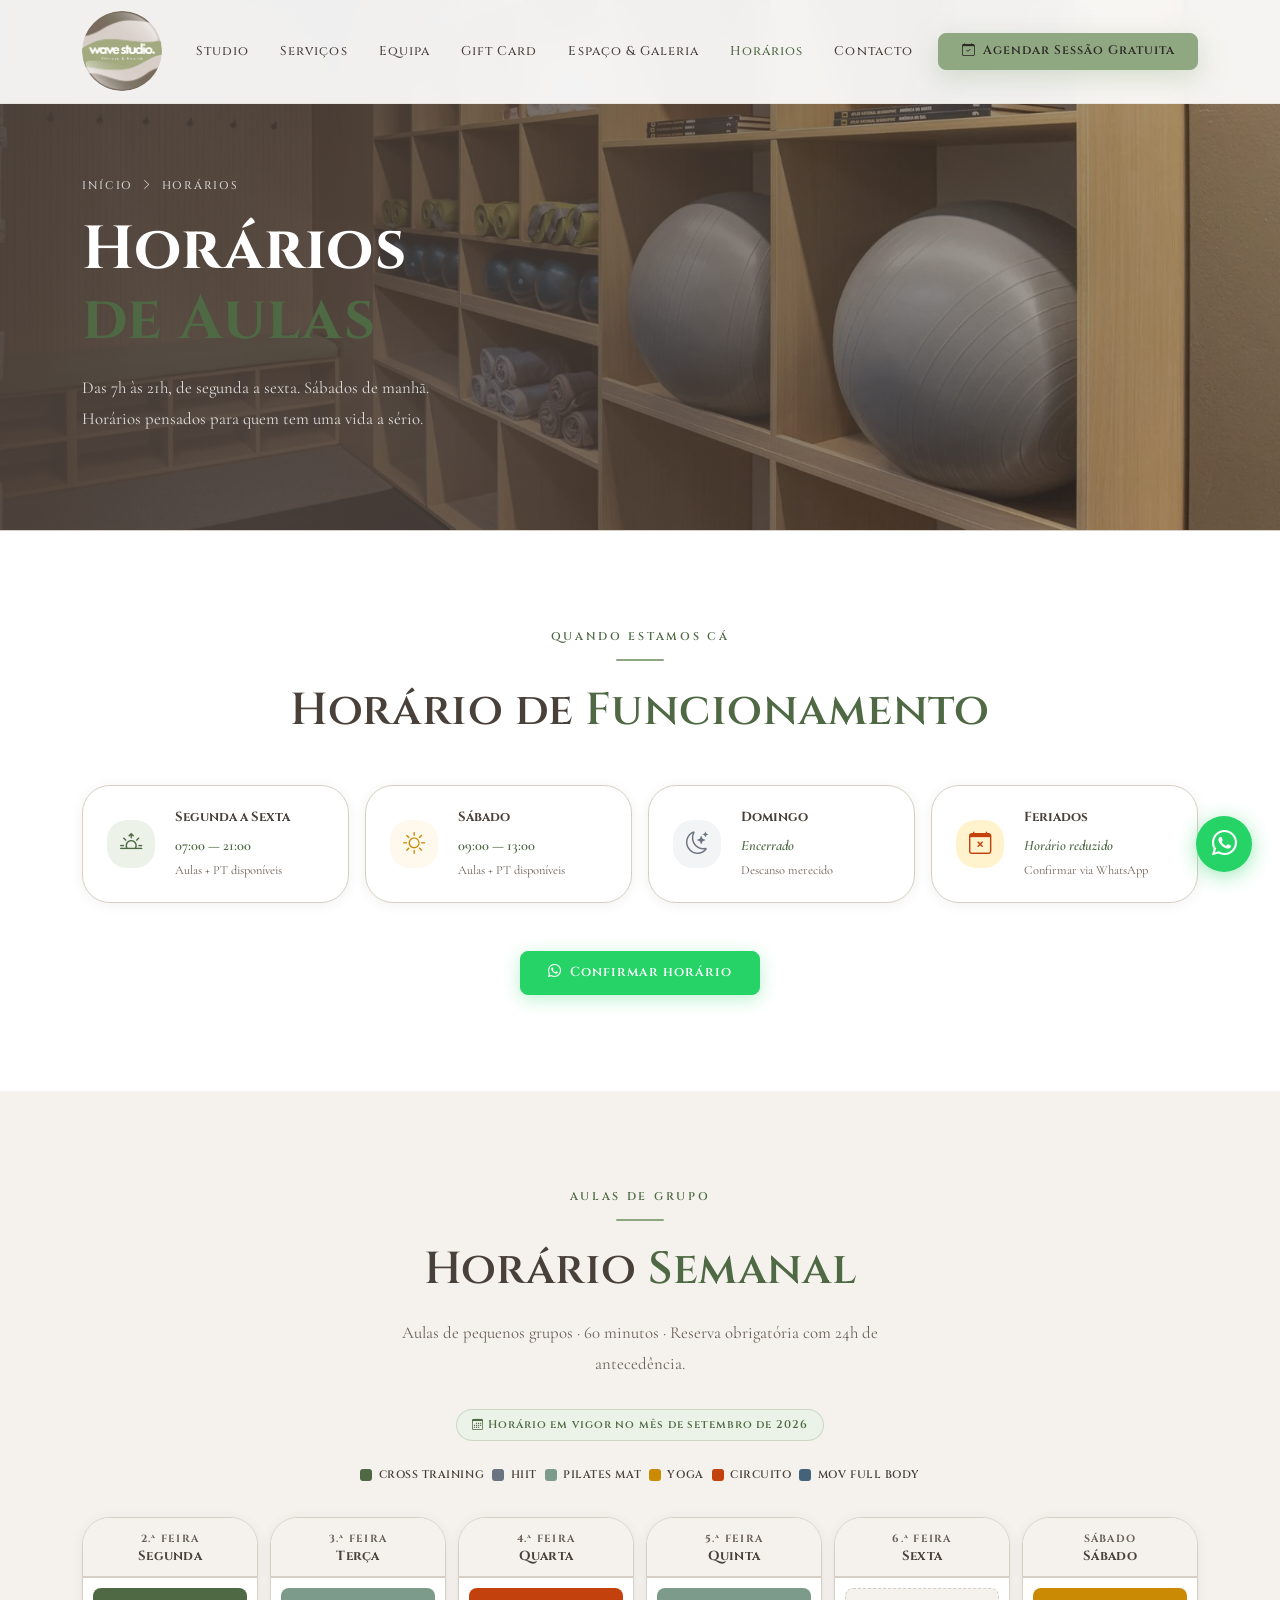
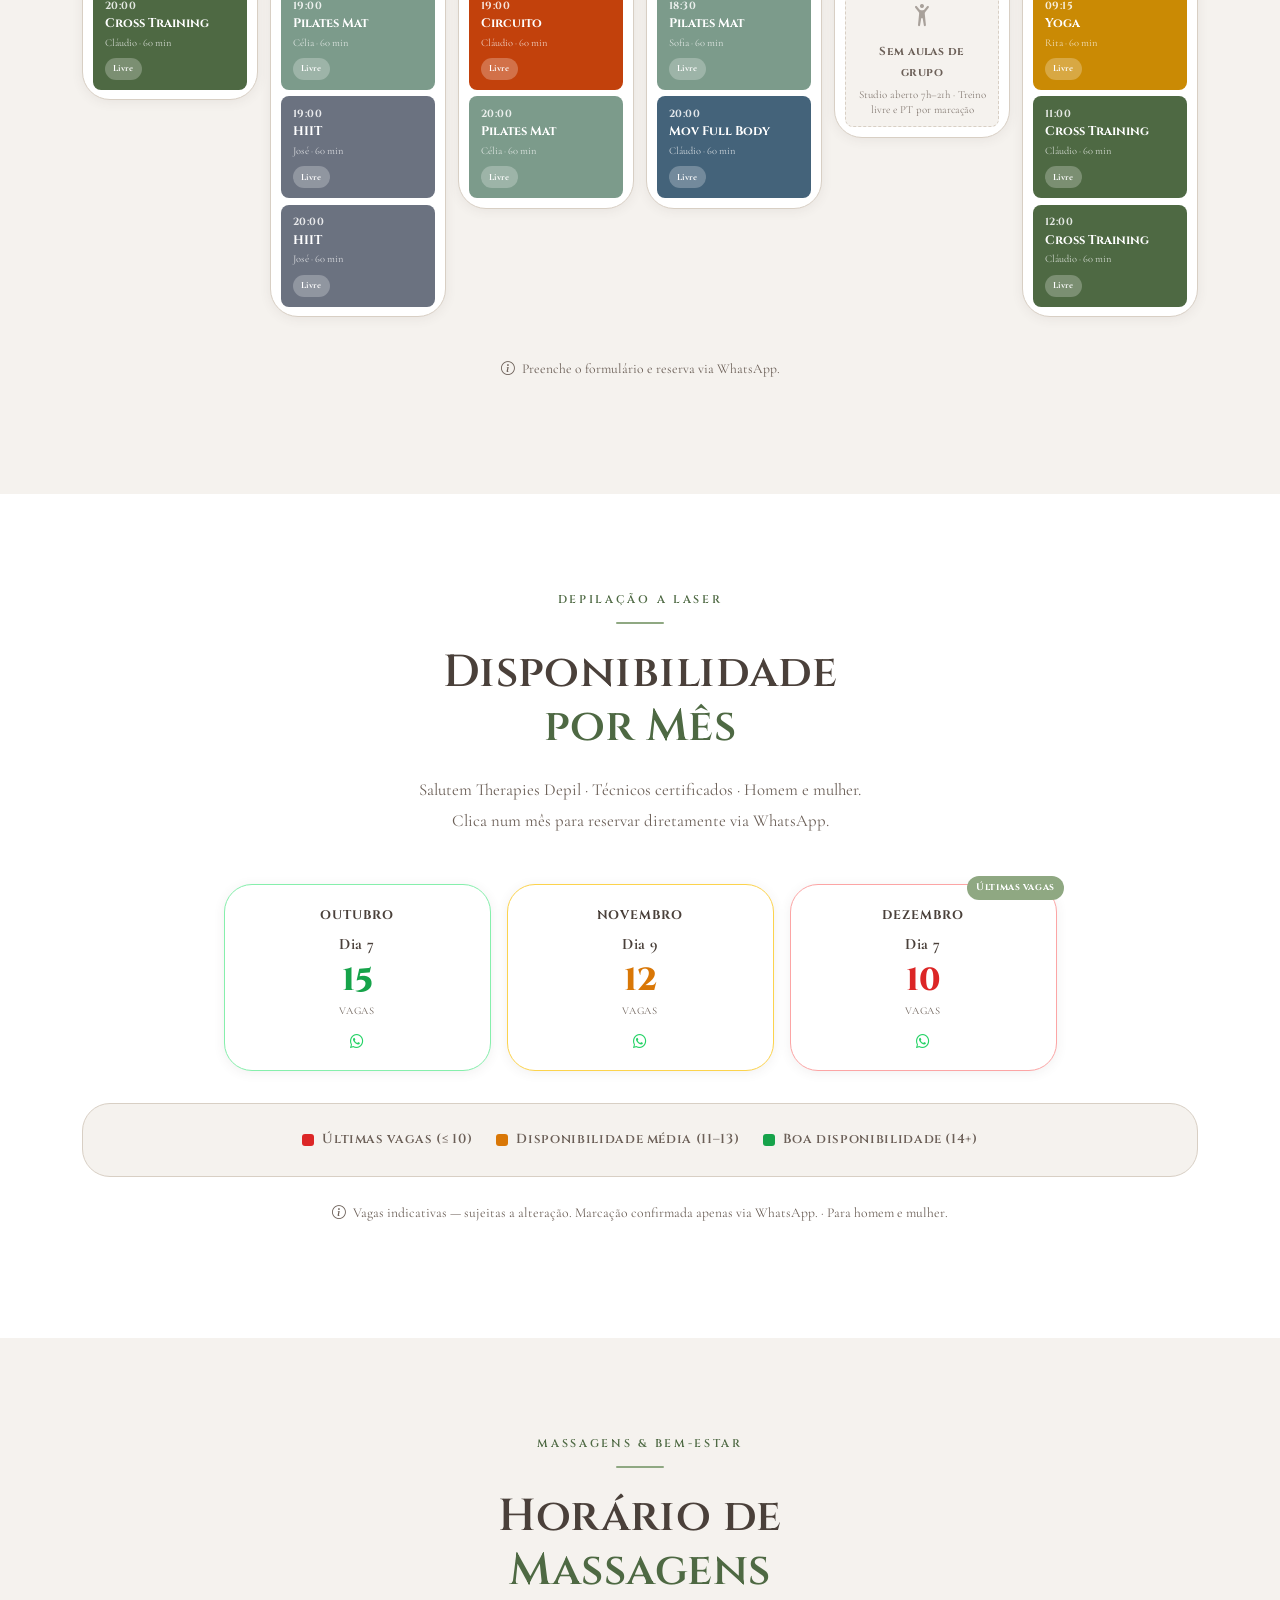
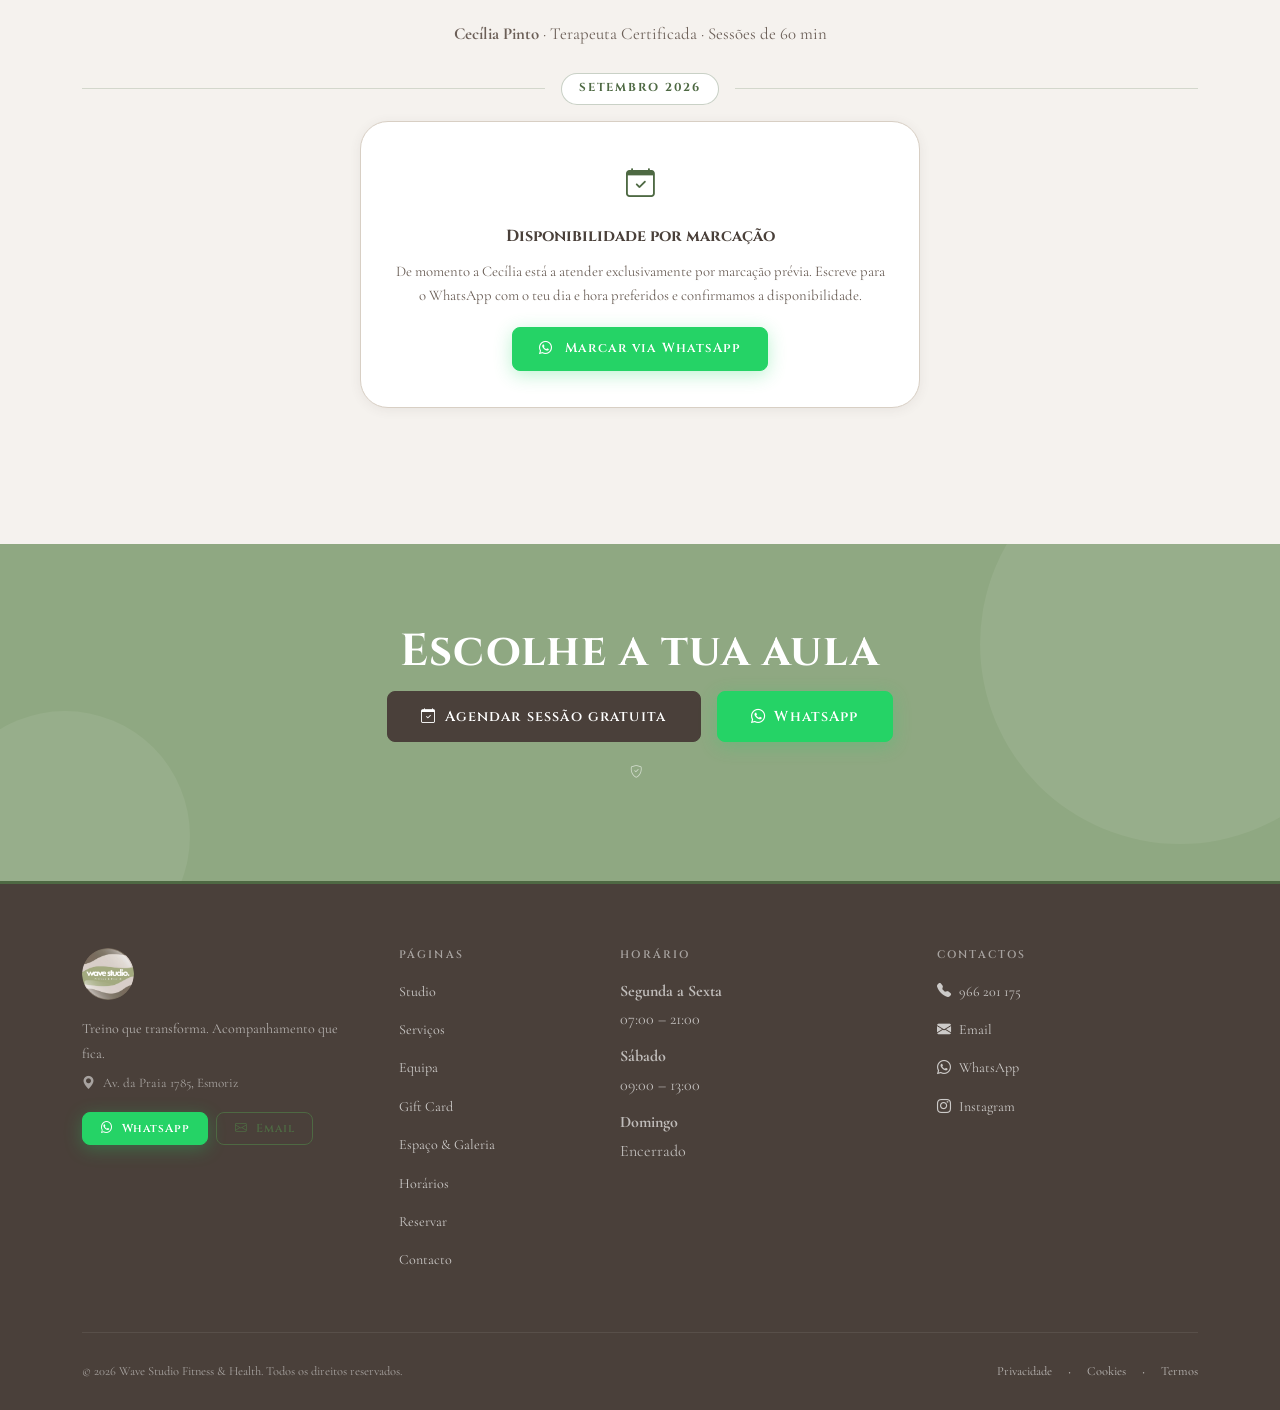
<file: pages/horarios.html>
<!DOCTYPE html>
<html lang="pt-PT">
<head>
  <meta charset="UTF-8">
  <meta name="viewport" content="width=device-width, initial-scale=1.0">
  <meta name="theme-color" content="#4E6943">

  <!-- ═══════════════════════════════════════════
       SEO — Horários | Wave Studio Fitness &amp; Health
  ═══════════════════════════════════════════ -->
  <title>Horários de Aulas — Wave Studio Fitness &amp; Health | Esmoriz</title>
  <meta name="description" content="Horários de aulas de grupo e funcionamento do Wave Studio em Esmoriz. Cross Training, HIIT, Pilates Mat, Yoga e Circuito. Abertura às 7h. Aulas de pequenos grupos.">
  <meta name="robots" content="index, follow">
  <link rel="canonical" href="https://wave-studio-fitness.com/pages/horarios.html">
  <link rel="icon" href="/favicon.ico" sizes="any">
  <link rel="icon" type="image/png" sizes="32x32" href="../assets/icons/favicon-32.png">
  <link rel="icon" type="image/png" sizes="16x16" href="../assets/icons/favicon-16.png">
  <link rel="apple-touch-icon" sizes="180x180" href="../assets/icons/apple-touch-icon.png">
  <link rel="manifest" href="/site.webmanifest">

  <!-- Open Graph -->
  <meta property="og:title" content="Horários de Aulas — Wave Studio Fitness &amp; Health | Esmoriz">
  <meta property="og:description" content="Horários de aulas de grupo em Esmoriz. Cross Training, Pilates, Yoga, HIIT. Aulas de pequenos grupos.">
  <meta property="og:type" content="website">
  <meta property="og:locale" content="pt_PT">
  <meta property="og:image" content="https://wave-studio-fitness.com/assets/images/logos/og-image.jpg">
  <meta property="og:url" content="https://wave-studio-fitness.com/pages/horarios.html">

  <!-- Schema.org -->
  <script type="application/ld+json">
  {"@context":"https://schema.org","@type":"BreadcrumbList","itemListElement":[
    {"@type":"ListItem","position":1,"name":"Início","item":"https://wave-studio-fitness.com/"},
    {"@type":"ListItem","position":2,"name":"Horários","item":"https://wave-studio-fitness.com/pages/horarios.html"}
  ]}
  </script>

  <!-- Fonts -->
  <link rel="preconnect" href="https://fonts.googleapis.com">
  <link rel="preconnect" href="https://fonts.gstatic.com" crossorigin>
  <link href="https://fonts.googleapis.com/css2?family=Cinzel:wght@400;500;600;700&family=Cormorant+Garamond:ital,wght@0,300;0,400;0,500;0,600;1,300;1,400&display=swap" rel="stylesheet">

  <!-- Bootstrap 5.3 + Icons -->
  <link href="https://cdn.jsdelivr.net/npm/bootstrap@5.3.3/dist/css/bootstrap.min.css" rel="stylesheet" integrity="sha384-QWTKZyjpPEjISv5WaRU9OFeRpok6YctnYmDr5pNlyT2bRjXh0JMhjY6hW+ALEwIH" crossorigin="anonymous">
  <link rel="stylesheet" href="../assets/fonts/bootstrap-icons.css">

  <!-- CSS do site -->
  <link rel="stylesheet" href="../assets/css/style.css">
  <link rel="stylesheet" href="../assets/css/overrides.css">

  <!-- ═══════════════════════════════════════════
       Estilos específicos de Horários
  ═══════════════════════════════════════════ -->
    <link rel="stylesheet" href="../assets/css/horarios.css">
</head>
<body>
  <a class="skip-link" href="#main-content">Saltar para o conteúdo</a>

  <!-- ══════════════════════════════════════════════════════
       NAVBAR
  ══════════════════════════════════════════════════════ -->
    <nav class="navbar navbar-expand-lg fixed-top" id="navbar" aria-label="Navegação principal">
    <div class="container">
      <a class="navbar-brand" href="../index.html" aria-label="Wave Studio Fitness &amp; Health">
        <img src="../assets/images/logos/logomarca.webp" alt="Wave Studio Fitness &amp; Health" class="navbar-logo" width="80" height="80"
             onerror="this.onerror=null;this.style.display='none'">
      </a>
      <button class="navbar-toggler" type="button"
              data-bs-toggle="collapse" data-bs-target="#menuNav"
              aria-controls="menuNav" aria-expanded="false"
              aria-label="Abrir menu de navegação">
        <span class="navbar-toggler-icon"></span>
      </button>
      <div class="navbar-collapse collapse" id="menuNav">
        <ul class="navbar-nav ms-auto align-items-lg-center gap-lg-1" role="list">
          <li class="nav-item"><a class="nav-link" href="../index.html#sobre">Studio</a></li>
          <li class="nav-item"><a class="nav-link" href="servicos.html">Serviços</a></li>
          <li class="nav-item"><a class="nav-link" href="equipa.html">Equipa</a></li>
          <li class="nav-item"><a class="nav-link" href="../index.html#gift">Gift Card</a></li>
          <li class="nav-item"><a class="nav-link" href="galeria.html">Espaço &amp; Galeria</a></li>
          <li class="nav-item"><a class="nav-link active" aria-current="page" href="horarios.html">Horários</a></li>
          <li class="nav-item"><a class="nav-link" href="contactos.html">Contacto</a></li>
          <li class="nav-item ms-lg-2">
            <a class="btn btn-primary btn-nav" href="reservas.html"
               aria-label="Reservar sessão experimental gratuita">
              <i class="bi bi-calendar-check" aria-hidden="true"></i>
              Agendar Sessão Gratuita
            </a>
          </li>
        </ul>
      </div>
    </div>
  </nav>

  <main id="main-content" tabindex="-1">

    <!-- ══════════════════════════════════════════════════════
         HERO com imagem
    ══════════════════════════════════════════════════════ -->
    <header class="page-hero page-hero--img"
            style="background-image:url('../assets/images/hero/area-personal-training.webp')"
            aria-labelledby="h-horarios">
      <div class="page-hero__overlay" aria-hidden="true"></div>
      <div class="container page-hero__inner">
        <nav class="breadcrumb-wave" aria-label="Breadcrumb">
          <a href="../index.html">Início</a>
          <i class="bi bi-chevron-right" aria-hidden="true"></i>
          <span aria-current="page">Horários</span>
        </nav>
        <h1 id="h-horarios" class="page-hero__titulo">Horários<br><span class="txt-accent">de Aulas</span></h1>
        <p class="page-hero__sub">Das 7h às 21h, de segunda a sexta. Sábados de manhã.<br>Horários pensados para quem tem uma vida a sério.</p>
      </div>
    </header>

    <!-- ══════════════════════════════════════════════════════
         HORÁRIO DE FUNCIONAMENTO
    ══════════════════════════════════════════════════════ -->
    <section class="section" aria-labelledby="h-func">
      <div class="container">
        <div class="text-center mb-5">
          <span class="sec-label">Quando estamos cá</span>
          <span class="deco-line deco-line--center" aria-hidden="true"></span>
          <h2 id="h-func" class="sec-title">Horário de <span class="txt-accent">Funcionamento</span></h2>
          <!--<p class="sec-sub mx-auto">Abrimos às <strong>7h00</strong> — para quem quer começar o dia com energia.</p>-->
        </div>

        <div class="row g-3 mb-5">
          <div class="col-md-6 col-lg-3 reveal">
            <div class="func-card">
              <div class="func-icon" style="background:#edf2e9"><i class="bi bi-sunrise" style="color:#4E6943"></i></div>
              <div>
                <p class="func-card__dia">Segunda a Sexta</p>
                <p class="func-card__hora">07:00 — 21:00</p>
                <p class="func-card__obs">Aulas + PT disponíveis</p>
              </div>
            </div>
          </div>
          <div class="col-md-6 col-lg-3 reveal" style="animation-delay:.08s">
            <div class="func-card">
              <div class="func-icon" style="background:#fef9ec"><i class="bi bi-brightness-high" style="color:#ca8a04"></i></div>
              <div>
                <p class="func-card__dia">Sábado</p>
                <p class="func-card__hora">09:00 — 13:00</p>
                <p class="func-card__obs">Aulas + PT disponíveis</p>
              </div>
            </div>
          </div>
          <div class="col-md-6 col-lg-3 reveal" style="animation-delay:.16s">
            <div class="func-card">
              <div class="func-icon" style="background:#f3f4f6"><i class="bi bi-moon-stars" style="color:#6b7280"></i></div>
              <div>
                <p class="func-card__dia">Domingo</p>
                <p class="func-card__hora u-status-nota">Encerrado</p>
                <p class="func-card__obs">Descanso merecido</p>
              </div>
            </div>
          </div>
          <div class="col-md-6 col-lg-3 reveal" style="animation-delay:.24s">
            <div class="func-card">
              <div class="func-icon" style="background:#fff3cd"><i class="bi bi-calendar-x" style="color:#c2410c"></i></div>
              <div>
                <p class="func-card__dia">Feriados</p>
                <p class="func-card__hora u-status-nota">Horário reduzido</p>
                <p class="func-card__obs">Confirmar via WhatsApp</p>
              </div>
            </div>
          </div>
        </div>

        <div class="text-center">
          <a href="https://wa.me/351966201175?text=Ol%C3%A1!%20Quero%20confirmar%20o%20hor%C3%A1rio%20de%20uma%20aula."
             target="_blank" rel="noopener noreferrer"
             class="btn btn-wa btn-md" aria-label="Confirmar horário via WhatsApp">
            <i class="bi bi-whatsapp" aria-hidden="true"></i> Confirmar horário
          </a>
        </div>
      </div>
    </section>

    <!-- ══════════════════════════════════════════════════════
         GRELHA SEMANAL DE AULAS
    ══════════════════════════════════════════════════════ -->
    <section class="section section--creme" aria-labelledby="h-aulas">
      <div class="container">

        <div class="text-center mb-4">
          <span class="sec-label">Aulas de Grupo</span>
          <span class="deco-line deco-line--center" aria-hidden="true"></span>
          <h2 id="h-aulas" class="sec-title">Horário <span class="txt-accent">Semanal</span></h2>
          <p class="sec-sub mx-auto">Aulas de pequenos grupos · 60 minutos · Reserva obrigatória com 24h de antecedência.</p>
          <p class="horario-versao"><i class="bi bi-calendar3 me-1" aria-hidden="true"></i>Horário em vigor no mês de setembro de 2026</p>
        </div>

        <!-- Legenda de modalidades -->
        <div class="legenda" role="list" aria-label="Legenda de modalidades">
          <div class="legenda-item" role="listitem"><span class="legenda-dot" style="background:#4E6943"></span>Cross Training</div>
          <div class="legenda-item" role="listitem"><span class="legenda-dot" style="background:#6b7280"></span>HIIT</div>
          <div class="legenda-item" role="listitem"><span class="legenda-dot" style="background:#7c9b8b"></span>Pilates Mat</div>
          <div class="legenda-item" role="listitem"><span class="legenda-dot" style="background:#ca8a04"></span>Yoga</div>
          <div class="legenda-item" role="listitem"><span class="legenda-dot" style="background:#c2410c"></span>Circuito</div>
          <div class="legenda-item" role="listitem"><span class="legenda-dot" style="background:#44637A"></span>Mov Full Body</div>
        </div>

        <!-- Grelha visual semanal -->
        <div class="semana-grid" role="list" aria-label="Grelha semanal de aulas">

          <!-- 2.ª FEIRA -->
          <div class="dia-col reveal" role="listitem">
            <div class="dia-col__header">
              <span class="dia-col__abbr">2.ª feira</span>
              <h3 class="dia-col__nome">Segunda</h3>
            </div>
            <div class="dia-col__body">
              <button class="aula-badge mod-cross"
                      onclick="abrirReserva('Segunda-feira','20:00','Cross Training')"
                      aria-label="Reservar Cross Training Segunda-feira 20h00">
                <span class="aula-badge__hora">20:00</span>
                <span class="aula-badge__nome">Cross Training</span>
                <span class="aula-badge__dur">Cláudio · 60 min</span>
                <span class="vagas-pill vagas-livre">Livre</span>
              </button>
            </div>
          </div>

          <!-- 3.ª FEIRA -->
          <div class="dia-col reveal" role="listitem" style="animation-delay:.06s">
            <div class="dia-col__header">
              <span class="dia-col__abbr">3.ª feira</span>
              <h3 class="dia-col__nome">Terça</h3>
            </div>
            <div class="dia-col__body">
              <button class="aula-badge mod-pilates"
                      onclick="abrirReserva('Terça-feira','19:00','Pilates Mat')"
                      aria-label="Reservar Pilates Mat Terça-feira 19h00">
                <span class="aula-badge__hora">19:00</span>
                <span class="aula-badge__nome">Pilates Mat</span>
                <span class="aula-badge__dur">Célia · 60 min</span>
                <span class="vagas-pill vagas-livre">Livre</span>
              </button>
              <button class="aula-badge mod-hiit"
                      onclick="abrirReserva('Terça-feira','19:00','HIIT')"
                      aria-label="Reservar HIIT Terça-feira 19h00">
                <span class="aula-badge__hora">19:00</span>
                <span class="aula-badge__nome">HIIT</span>
                <span class="aula-badge__dur">José · 60 min</span>
                <span class="vagas-pill vagas-livre">Livre</span>
              </button>
              <button class="aula-badge mod-hiit"
                      onclick="abrirReserva('Terça-feira','20:00','HIIT')"
                      aria-label="Reservar HIIT Terça-feira 20h00">
                <span class="aula-badge__hora">20:00</span>
                <span class="aula-badge__nome">HIIT</span>
                <span class="aula-badge__dur">José · 60 min</span>
                <span class="vagas-pill vagas-livre">Livre</span>
              </button>
            </div>
          </div>

          <!-- 4.ª FEIRA -->
          <div class="dia-col reveal" role="listitem" style="animation-delay:.12s">
            <div class="dia-col__header">
              <span class="dia-col__abbr">4.ª feira</span>
              <h3 class="dia-col__nome">Quarta</h3>
            </div>
            <div class="dia-col__body">
              <button class="aula-badge mod-circuito"
                      onclick="abrirReserva('Quarta-feira','19:00','Circuito')"
                      aria-label="Reservar Circuito Quarta-feira 19h00">
                <span class="aula-badge__hora">19:00</span>
                <span class="aula-badge__nome">Circuito</span>
                <span class="aula-badge__dur">Cláudio · 60 min</span>
                <span class="vagas-pill vagas-livre">Livre</span>
              </button>
              <button class="aula-badge mod-pilates"
                      onclick="abrirReserva('Quarta-feira','20:00','Pilates Mat')"
                      aria-label="Reservar Pilates Mat Quarta-feira 20h00">
                <span class="aula-badge__hora">20:00</span>
                <span class="aula-badge__nome">Pilates Mat</span>
                <span class="aula-badge__dur">Célia · 60 min</span>
                <span class="vagas-pill vagas-livre">Livre</span>
              </button>
            </div>
          </div>

          <!-- 5.ª FEIRA -->
          <div class="dia-col reveal" role="listitem" style="animation-delay:.18s">
            <div class="dia-col__header">
              <span class="dia-col__abbr">5.ª feira</span>
              <h3 class="dia-col__nome">Quinta</h3>
            </div>
            <div class="dia-col__body">
              <button class="aula-badge mod-pilates"
                      onclick="abrirReserva('Quinta-feira','18:30','Pilates Mat')"
                      aria-label="Reservar Pilates Mat Quinta-feira 18h30">
                <span class="aula-badge__hora">18:30</span>
                <span class="aula-badge__nome">Pilates Mat</span>
                <span class="aula-badge__dur">Sofia · 60 min</span>
                <span class="vagas-pill vagas-livre">Livre</span>
              </button>
              <button class="aula-badge mod-fullbody"
                      onclick="abrirReserva('Quinta-feira','20:00','Mov Full Body')"
                      aria-label="Reservar Mov Full Body Quinta-feira 20h00">
                <span class="aula-badge__hora">20:00</span>
                <span class="aula-badge__nome">Mov Full Body</span>
                <span class="aula-badge__dur">Cláudio · 60 min</span>
                <span class="vagas-pill vagas-livre">Livre</span>
              </button>
            </div>
          </div>

          <!-- 6.ª FEIRA -->
          <div class="dia-col reveal" role="listitem" style="animation-delay:.24s">
            <div class="dia-col__header">
              <span class="dia-col__abbr">6.ª feira</span>
              <h3 class="dia-col__nome">Sexta</h3>
            </div>
            <div class="dia-col__body">
              <div class="aula-badge mod-pt dia-vazio">
                <i class="bi bi-person-arms-up dia-vazio__icone" aria-hidden="true"></i>
                <span class="dia-vazio__nome">Sem aulas de grupo</span>
                <span class="dia-vazio__nota">Studio aberto 7h–21h · Treino livre e PT por marcação</span>
              </div>
            </div>
          </div>

          <!-- SÁBADO -->
          <div class="dia-col reveal" role="listitem" style="animation-delay:.30s">
            <div class="dia-col__header">
              <span class="dia-col__abbr">Sábado</span>
              <h3 class="dia-col__nome">Sábado</h3>
            </div>
            <div class="dia-col__body">
              <button class="aula-badge mod-yoga"
                      onclick="abrirReserva('Sábado','09:15','Yoga')"
                      aria-label="Reservar Yoga Sábado 09h15">
                <span class="aula-badge__hora">09:15</span>
                <span class="aula-badge__nome">Yoga</span>
                <span class="aula-badge__dur">Rita · 60 min</span>
                <span class="vagas-pill vagas-livre">Livre</span>
              </button>
              <button class="aula-badge mod-cross"
                      onclick="abrirReserva('Sábado','11:00','Cross Training')"
                      aria-label="Reservar Cross Training Sábado 11h00">
                <span class="aula-badge__hora">11:00</span>
                <span class="aula-badge__nome">Cross Training</span>
                <span class="aula-badge__dur">Cláudio · 60 min</span>
                <span class="vagas-pill vagas-livre">Livre</span>
              </button>
              <button class="aula-badge mod-cross"
                      onclick="abrirReserva('Sábado','12:00','Cross Training')"
                      aria-label="Reservar Cross Training Sábado 12h00">
                <span class="aula-badge__hora">12:00</span>
                <span class="aula-badge__nome">Cross Training</span>
                <span class="aula-badge__dur">Cláudio · 60 min</span>
                <span class="vagas-pill vagas-livre">Livre</span>
              </button>
            </div>
          </div>

        </div><!-- /semana-grid -->

        <p class="text-center u-txt-nota--85">
          <i class="bi bi-info-circle me-1" aria-hidden="true"></i>
          Preenche o formulário e reserva via WhatsApp.
        </p>

      </div>
    </section>

    <!-- ══════════════════════════════════════════════════════
         MODAL DE RESERVA
    ══════════════════════════════════════════════════════ -->
    <div class="modal fade" id="modalReserva" tabindex="-1"
         aria-labelledby="modalReservaLabel" aria-hidden="true">
      <div class="modal-dialog modal-dialog-centered">
        <div class="modal-content">
          <div class="modal-header">
            <h5 class="modal-title" id="modalReservaLabel">
              <i class="bi bi-calendar-check me-2"></i>Reservar Aula
            </h5>
            <button type="button" class="btn-close btn-close-white"
                    data-bs-dismiss="modal" aria-label="Fechar"></button>
          </div>
          <div class="modal-body">

            <div class="modal-aula-resumo" id="resumo-aula" aria-live="polite">
              <i class="bi bi-bookmark-fill" aria-hidden="true"></i>
              <span id="resumo-texto">—</span>
            </div>

            <!-- Alerta aula esgotada -->
            <div id="alerta-cheio" role="alert">
              <i class="bi bi-exclamation-triangle-fill me-2" style="color:#e6a817"></i>
              <strong>Aula esgotada.</strong> Esta aula atingiu o limite de 8 alunos.
              Contacte-nos para lista de espera.
              <div class="mt-2">
                <a href="https://wa.me/351966201175?text=Ol%C3%A1!%20Quero%20entrar%20na%20lista%20de%20espera%20de%20uma%20aula."
                   target="_blank" rel="noopener"
                   class="btn btn-sm btn-wa btn-wa--pill">
                  <i class="bi bi-whatsapp me-1"></i>Lista de espera
                </a>
              </div>
            </div>

            <!-- Formulário -->
            <div id="form-reserva">
              <div class="mb-3">
                <label for="res-nome" class="form-label">
                  Nome completo <span class="u-obrigatorio" aria-hidden="true">*</span>
                </label>
                <input type="text" class="form-control" id="res-nome"
                       placeholder="O seu nome" autocomplete="name" required>
              </div>
              <div class="mb-3">
                <label for="res-email" class="form-label">
                  E-mail <span class="u-obrigatorio" aria-hidden="true">*</span>
                </label>
                <input type="email" class="form-control" id="res-email"
                       placeholder="seuemail@exemplo.com" autocomplete="email" required>
              </div>
              <div class="mb-3">
                <label for="res-tel" class="form-label">Telemóvel</label>
                <input type="tel" class="form-control" id="res-tel"
                       placeholder="+351 9XX XXX XXX" autocomplete="tel">
              </div>
              <div class="mb-3">
                <label for="res-obs" class="form-label">Observações</label>
                <textarea class="form-control" id="res-obs" rows="2"
                          placeholder="Condicionantes físicas, primeira vez…"></textarea>
              </div>
              <p style="font-size:.75rem;color:#aaa;margin:0">
                <i class="bi bi-shield-lock me-1"></i>
                Dados usados exclusivamente para confirmar a reserva. RGPD aplicável.
                <a href="privacidade.html" class="u-link-salvia">Política de privacidade</a>.
              </p>
            </div>
          </div>

          <div class="modal-footer" id="footer-reserva">
            <button type="button" class="btn btn-outline-secondary btn-sm"
                    data-bs-dismiss="modal">Cancelar</button>
            <button type="button" class="btn btn-confirmar" id="btn-confirmar"
                    onclick="confirmarReserva()">
              <i class="bi bi-send me-1"></i>Confirmar reserva
            </button>
          </div>
        </div>
      </div>
    </div>

    <!-- ══════════════════════════════════════════════════════
         CTA STRIP
    ══════════════════════════════════════════════════════ -->

    <!-- ══════════════════════════════════════════════════════
         DISPONIBILIDADE LASER — Calendário mensal de vagas
         Salutem Therapies Depil · Técnicos certificados · Marcação obrigatória
    ══════════════════════════════════════════════════════ -->
    <section class="section" aria-labelledby="h-laser">
      <div class="container">

        <div class="text-center mb-5">
          <span class="sec-label">Depilação a Laser</span>
          <span class="deco-line deco-line--center" aria-hidden="true"></span>
          <h2 id="h-laser" class="sec-title">Disponibilidade<br><span class="txt-accent">por Mês</span></h2>
          <p class="sec-sub mx-auto">
            Salutem Therapies Depil · Técnicos certificados · Homem e mulher.<br>
            Clica num mês para reservar diretamente via WhatsApp.
          </p>
        </div>

        <!-- Grelha de meses -->
        <div class="laser-grid" role="list" aria-label="Disponibilidade de depilação laser por mês">

          <!-- Outubro (dia 7): 15 vagas — alta -->
          <a class="laser-mes laser-mes--alta reveal"
             href="https://wa.me/351966201175?text=Ol%C3%A1!%20Quero%20marcar%20sess%C3%A3o%20de%20depila%C3%A7%C3%A3o%20laser%20no%20dia%207%20de%20Outubro."
             target="_blank" rel="noopener noreferrer"
             role="listitem" aria-label="Outubro, dia 7 — 15 vagas disponíveis">
            <span class="laser-mes__nome">Outubro</span>
            <span class="laser-mes__dia">Dia 7</span>
            <span class="laser-mes__vagas">15</span>
            <span class="laser-mes__label">vagas</span>
            <i class="bi bi-whatsapp u-nota-whatsapp" aria-hidden="true"></i>
          </a>

          <!-- Novembro (dia 9): 12 vagas — média -->
          <a class="laser-mes laser-mes--media reveal"
             href="https://wa.me/351966201175?text=Ol%C3%A1!%20Quero%20marcar%20sess%C3%A3o%20de%20depila%C3%A7%C3%A3o%20laser%20no%20dia%209%20de%20Novembro."
             target="_blank" rel="noopener noreferrer"
             role="listitem" aria-label="Novembro, dia 9 — 12 vagas disponíveis">
            <span class="laser-mes__nome">Novembro</span>
            <span class="laser-mes__dia">Dia 9</span>
            <span class="laser-mes__vagas">12</span>
            <span class="laser-mes__label">vagas</span>
            <i class="bi bi-whatsapp u-nota-whatsapp" aria-hidden="true"></i>
          </a>

          <!-- Dezembro (dia 7): 10 vagas — baixa -->
          <a class="laser-mes laser-mes--baixa reveal"
             href="https://wa.me/351966201175?text=Ol%C3%A1!%20Quero%20marcar%20sess%C3%A3o%20de%20depila%C3%A7%C3%A3o%20laser%20no%20dia%207%20de%20Dezembro."
             target="_blank" rel="noopener noreferrer"
             role="listitem" aria-label="Dezembro, dia 7 — 10 vagas disponíveis">
            <span class="laser-mes__badge">Últimas vagas</span>
            <span class="laser-mes__nome">Dezembro</span>
            <span class="laser-mes__dia">Dia 7</span>
            <span class="laser-mes__vagas">10</span>
            <span class="laser-mes__label">vagas</span>
            <i class="bi bi-whatsapp u-nota-whatsapp" aria-hidden="true"></i>
          </a>

        </div><!-- /laser-grid -->

        <!-- Legenda + info -->
        <div class="laser-info mb-4">
          <div class="laser-info__item">
            <span class="laser-dot" style="background:#dc2626"></span>
            Últimas vagas (≤ 10)
          </div>
          <div class="laser-info__item">
            <span class="laser-dot" style="background:#d97706"></span>
            Disponibilidade média (11–13)
          </div>
          <div class="laser-info__item">
            <span class="laser-dot" style="background:#16a34a"></span>
            Boa disponibilidade (14+)
          </div>
        </div>

        <p class="text-center u-txt-nota--85">
          <i class="bi bi-info-circle me-1" aria-hidden="true"></i>
          Vagas indicativas — sujeitas a alteração. Marcação confirmada apenas via WhatsApp.
          <!--Sessões com o técnico <strong>Ricardo</strong> -->· Para homem e mulher.
        </p>

      </div>
    </section>


    <!-- ══════════════════════════════════════════════════════
         HORÁRIO DE MASSAGENS — Quarta · Quinta · Sexta · Sábado
         Cecília Pinto · Terapeuta Certificada · Sessões de 60 min
    ══════════════════════════════════════════════════════ -->
    <section class="section section--creme" aria-labelledby="h-massagens">
      <div class="container">

        <div class="text-center mb-4">
          <span class="sec-label">Massagens &amp; Bem-estar</span>
          <span class="deco-line deco-line--center" aria-hidden="true"></span>
          <h2 id="h-massagens" class="sec-title">Horário de<br><span class="txt-accent">Massagens</span></h2>
          <p class="sec-sub mx-auto">
            <strong>Cecília Pinto</strong> · Terapeuta Certificada · Sessões de 60 min
            <!-- Quarta (18h–19h) · Quinta (18h–19h) · Sexta (18h–19h) · Sábado tarde (14h–18h)
                 Ocultado: pode cruzar-se com o horário de funcionamento do studio. Ver nota junto ao calendário comentado mais abaixo. -->
          </p>
        </div>

        <!-- Legenda de dias/horas — ocultada: cruzava-se com o horário do studio.
        <div class="legenda mb-4">
          <div class="legenda-item"><span class="legenda-dot" style="background:#6b8f71"></span>Quarta — 18:00 e 19:00</div>
          <div class="legenda-item"><span class="legenda-dot" style="background:#4a7c6f"></span>Quinta — 18:00 e 19:00</div>
          <div class="legenda-item"><span class="legenda-dot" style="background:#4E6943"></span>Sexta — 18:00 e 19:00</div>
          <div class="legenda-item"><span class="legenda-dot" style="background:#a47c5b"></span>Sábado — 14:00 às 18:00</div>
        </div>
        -->

        <!-- Nota informativa — ocultada: repetia os horários fixos, já cobertos pelo aviso "por marcação" abaixo.
        <div class="u-aviso-info">
          <i class="bi bi-info-circle-fill flex-shrink-0 u-aviso-info__icone" aria-hidden="true"></i>
          <span>
            Sessões de <strong>60 minutos</strong>, de Quarta a Sexta às 18h e 19h · Sábados de tarde das 14h às 18h.
            Marcação via WhatsApp — resposta imediata.
          </span>
        </div>
        -->

        <!-- CALENDÁRIO DE MASSAGENS — Setembro 2026
     Ocultado temporariamente: o studio está a trabalhar apenas por marcação directa.
     Para reativar a grelha de horários fixos, remover este comentário e o aviso "por-marcacoes" abaixo.

<div class="mes-bloco reveal">
          <div class="mes-titulo">
            <span class="mes-titulo__label">Setembro 2026</span>
          </div>
          <div class="massagem-mes-grid">
            <div class="massagem-col" style="animation-delay:0.00s">
              <div class="massagem-col__header massa-qua">
                <span class="massagem-col__abbr">4.ª</span>
                <span class="massagem-col__dia">2/Set</span>
              </div>
              <div class="massagem-col__slots">
                <a class="massagem-h" href="https://wa.me/351966201175?text=Ol%C3%A1%21%20Quero%20marcar%20massagem%20no%20dia%202%20de%20Setembro%20%28Quarta-feira%29%20%C3%A0s%2018%3A00." target="_blank" rel="noopener noreferrer" aria-label="Marcar massagem Quarta-feira 2/Set 18:00">18:00</a>
                <a class="massagem-h massagem-h--ultimo" href="https://wa.me/351966201175?text=Ol%C3%A1%21%20Quero%20marcar%20massagem%20no%20dia%202%20de%20Setembro%20%28Quarta-feira%29%20%C3%A0s%2019%3A00." target="_blank" rel="noopener noreferrer" aria-label="Marcar massagem Quarta-feira 2/Set 19:00">19:00</a>
              </div>
            </div>
            <div class="massagem-col" style="animation-delay:0.07s">
              <div class="massagem-col__header massa-qui">
                <span class="massagem-col__abbr">5.ª</span>
                <span class="massagem-col__dia">3/Set</span>
              </div>
              <div class="massagem-col__slots">
                <a class="massagem-h" href="https://wa.me/351966201175?text=Ol%C3%A1%21%20Quero%20marcar%20massagem%20no%20dia%203%20de%20Setembro%20%28Quinta-feira%29%20%C3%A0s%2018%3A00." target="_blank" rel="noopener noreferrer" aria-label="Marcar massagem Quinta-feira 3/Set 18:00">18:00</a>
                <a class="massagem-h massagem-h--ultimo" href="https://wa.me/351966201175?text=Ol%C3%A1%21%20Quero%20marcar%20massagem%20no%20dia%203%20de%20Setembro%20%28Quinta-feira%29%20%C3%A0s%2019%3A00." target="_blank" rel="noopener noreferrer" aria-label="Marcar massagem Quinta-feira 3/Set 19:00">19:00</a>
              </div>
            </div>
            <div class="massagem-col" style="animation-delay:0.14s">
              <div class="massagem-col__header massa-sex">
                <span class="massagem-col__abbr">6.ª</span>
                <span class="massagem-col__dia">4/Set</span>
              </div>
              <div class="massagem-col__slots">
                <a class="massagem-h" href="https://wa.me/351966201175?text=Ol%C3%A1%21%20Quero%20marcar%20massagem%20no%20dia%204%20de%20Setembro%20%28Sexta-feira%29%20%C3%A0s%2018%3A00." target="_blank" rel="noopener noreferrer" aria-label="Marcar massagem Sexta-feira 4/Set 18:00">18:00</a>
                <a class="massagem-h massagem-h--ultimo" href="https://wa.me/351966201175?text=Ol%C3%A1%21%20Quero%20marcar%20massagem%20no%20dia%204%20de%20Setembro%20%28Sexta-feira%29%20%C3%A0s%2019%3A00." target="_blank" rel="noopener noreferrer" aria-label="Marcar massagem Sexta-feira 4/Set 19:00">19:00</a>
              </div>
            </div>
            <div class="massagem-col" style="animation-delay:0.21s">
              <div class="massagem-col__header massa-sab">
                <span class="massagem-col__abbr">Sáb</span>
                <span class="massagem-col__dia">5/Set</span>
              </div>
              <div class="massagem-col__slots">
                <a class="massagem-h" href="https://wa.me/351966201175?text=Ol%C3%A1%21%20Quero%20marcar%20massagem%20no%20dia%205%20de%20Setembro%20%28S%C3%A1bado%29%20%C3%A0s%2014%3A00." target="_blank" rel="noopener noreferrer" aria-label="Marcar massagem Sábado 5/Set 14:00">14:00</a>
                <a class="massagem-h" href="https://wa.me/351966201175?text=Ol%C3%A1%21%20Quero%20marcar%20massagem%20no%20dia%205%20de%20Setembro%20%28S%C3%A1bado%29%20%C3%A0s%2015%3A00." target="_blank" rel="noopener noreferrer" aria-label="Marcar massagem Sábado 5/Set 15:00">15:00</a>
                <a class="massagem-h" href="https://wa.me/351966201175?text=Ol%C3%A1%21%20Quero%20marcar%20massagem%20no%20dia%205%20de%20Setembro%20%28S%C3%A1bado%29%20%C3%A0s%2016%3A00." target="_blank" rel="noopener noreferrer" aria-label="Marcar massagem Sábado 5/Set 16:00">16:00</a>
                <a class="massagem-h" href="https://wa.me/351966201175?text=Ol%C3%A1%21%20Quero%20marcar%20massagem%20no%20dia%205%20de%20Setembro%20%28S%C3%A1bado%29%20%C3%A0s%2017%3A00." target="_blank" rel="noopener noreferrer" aria-label="Marcar massagem Sábado 5/Set 17:00">17:00</a>
                <a class="massagem-h massagem-h--ultimo" href="https://wa.me/351966201175?text=Ol%C3%A1%21%20Quero%20marcar%20massagem%20no%20dia%205%20de%20Setembro%20%28S%C3%A1bado%29%20%C3%A0s%2018%3A00." target="_blank" rel="noopener noreferrer" aria-label="Marcar massagem Sábado 5/Set 18:00">18:00</a>
              </div>
            </div>
            <div class="massagem-col" style="animation-delay:0.00s">
              <div class="massagem-col__header massa-qua">
                <span class="massagem-col__abbr">4.ª</span>
                <span class="massagem-col__dia">9/Set</span>
              </div>
              <div class="massagem-col__slots">
                <a class="massagem-h" href="https://wa.me/351966201175?text=Ol%C3%A1%21%20Quero%20marcar%20massagem%20no%20dia%209%20de%20Setembro%20%28Quarta-feira%29%20%C3%A0s%2018%3A00." target="_blank" rel="noopener noreferrer" aria-label="Marcar massagem Quarta-feira 9/Set 18:00">18:00</a>
                <a class="massagem-h massagem-h--ultimo" href="https://wa.me/351966201175?text=Ol%C3%A1%21%20Quero%20marcar%20massagem%20no%20dia%209%20de%20Setembro%20%28Quarta-feira%29%20%C3%A0s%2019%3A00." target="_blank" rel="noopener noreferrer" aria-label="Marcar massagem Quarta-feira 9/Set 19:00">19:00</a>
              </div>
            </div>
            <div class="massagem-col" style="animation-delay:0.07s">
              <div class="massagem-col__header massa-qui">
                <span class="massagem-col__abbr">5.ª</span>
                <span class="massagem-col__dia">10/Set</span>
              </div>
              <div class="massagem-col__slots">
                <a class="massagem-h" href="https://wa.me/351966201175?text=Ol%C3%A1%21%20Quero%20marcar%20massagem%20no%20dia%2010%20de%20Setembro%20%28Quinta-feira%29%20%C3%A0s%2018%3A00." target="_blank" rel="noopener noreferrer" aria-label="Marcar massagem Quinta-feira 10/Set 18:00">18:00</a>
                <a class="massagem-h massagem-h--ultimo" href="https://wa.me/351966201175?text=Ol%C3%A1%21%20Quero%20marcar%20massagem%20no%20dia%2010%20de%20Setembro%20%28Quinta-feira%29%20%C3%A0s%2019%3A00." target="_blank" rel="noopener noreferrer" aria-label="Marcar massagem Quinta-feira 10/Set 19:00">19:00</a>
              </div>
            </div>
            <div class="massagem-col" style="animation-delay:0.14s">
              <div class="massagem-col__header massa-sex">
                <span class="massagem-col__abbr">6.ª</span>
                <span class="massagem-col__dia">11/Set</span>
              </div>
              <div class="massagem-col__slots">
                <a class="massagem-h" href="https://wa.me/351966201175?text=Ol%C3%A1%21%20Quero%20marcar%20massagem%20no%20dia%2011%20de%20Setembro%20%28Sexta-feira%29%20%C3%A0s%2018%3A00." target="_blank" rel="noopener noreferrer" aria-label="Marcar massagem Sexta-feira 11/Set 18:00">18:00</a>
                <a class="massagem-h massagem-h--ultimo" href="https://wa.me/351966201175?text=Ol%C3%A1%21%20Quero%20marcar%20massagem%20no%20dia%2011%20de%20Setembro%20%28Sexta-feira%29%20%C3%A0s%2019%3A00." target="_blank" rel="noopener noreferrer" aria-label="Marcar massagem Sexta-feira 11/Set 19:00">19:00</a>
              </div>
            </div>
            <div class="massagem-col" style="animation-delay:0.21s">
              <div class="massagem-col__header massa-sab">
                <span class="massagem-col__abbr">Sáb</span>
                <span class="massagem-col__dia">12/Set</span>
              </div>
              <div class="massagem-col__slots">
                <a class="massagem-h" href="https://wa.me/351966201175?text=Ol%C3%A1%21%20Quero%20marcar%20massagem%20no%20dia%2012%20de%20Setembro%20%28S%C3%A1bado%29%20%C3%A0s%2014%3A00." target="_blank" rel="noopener noreferrer" aria-label="Marcar massagem Sábado 12/Set 14:00">14:00</a>
                <a class="massagem-h" href="https://wa.me/351966201175?text=Ol%C3%A1%21%20Quero%20marcar%20massagem%20no%20dia%2012%20de%20Setembro%20%28S%C3%A1bado%29%20%C3%A0s%2015%3A00." target="_blank" rel="noopener noreferrer" aria-label="Marcar massagem Sábado 12/Set 15:00">15:00</a>
                <a class="massagem-h" href="https://wa.me/351966201175?text=Ol%C3%A1%21%20Quero%20marcar%20massagem%20no%20dia%2012%20de%20Setembro%20%28S%C3%A1bado%29%20%C3%A0s%2016%3A00." target="_blank" rel="noopener noreferrer" aria-label="Marcar massagem Sábado 12/Set 16:00">16:00</a>
                <a class="massagem-h" href="https://wa.me/351966201175?text=Ol%C3%A1%21%20Quero%20marcar%20massagem%20no%20dia%2012%20de%20Setembro%20%28S%C3%A1bado%29%20%C3%A0s%2017%3A00." target="_blank" rel="noopener noreferrer" aria-label="Marcar massagem Sábado 12/Set 17:00">17:00</a>
                <a class="massagem-h massagem-h--ultimo" href="https://wa.me/351966201175?text=Ol%C3%A1%21%20Quero%20marcar%20massagem%20no%20dia%2012%20de%20Setembro%20%28S%C3%A1bado%29%20%C3%A0s%2018%3A00." target="_blank" rel="noopener noreferrer" aria-label="Marcar massagem Sábado 12/Set 18:00">18:00</a>
              </div>
            </div>
            <div class="massagem-col" style="animation-delay:0.00s">
              <div class="massagem-col__header massa-qua">
                <span class="massagem-col__abbr">4.ª</span>
                <span class="massagem-col__dia">16/Set</span>
              </div>
              <div class="massagem-col__slots">
                <a class="massagem-h" href="https://wa.me/351966201175?text=Ol%C3%A1%21%20Quero%20marcar%20massagem%20no%20dia%2016%20de%20Setembro%20%28Quarta-feira%29%20%C3%A0s%2018%3A00." target="_blank" rel="noopener noreferrer" aria-label="Marcar massagem Quarta-feira 16/Set 18:00">18:00</a>
                <a class="massagem-h massagem-h--ultimo" href="https://wa.me/351966201175?text=Ol%C3%A1%21%20Quero%20marcar%20massagem%20no%20dia%2016%20de%20Setembro%20%28Quarta-feira%29%20%C3%A0s%2019%3A00." target="_blank" rel="noopener noreferrer" aria-label="Marcar massagem Quarta-feira 16/Set 19:00">19:00</a>
              </div>
            </div>
            <div class="massagem-col" style="animation-delay:0.07s">
              <div class="massagem-col__header massa-qui">
                <span class="massagem-col__abbr">5.ª</span>
                <span class="massagem-col__dia">17/Set</span>
              </div>
              <div class="massagem-col__slots">
                <a class="massagem-h" href="https://wa.me/351966201175?text=Ol%C3%A1%21%20Quero%20marcar%20massagem%20no%20dia%2017%20de%20Setembro%20%28Quinta-feira%29%20%C3%A0s%2018%3A00." target="_blank" rel="noopener noreferrer" aria-label="Marcar massagem Quinta-feira 17/Set 18:00">18:00</a>
                <a class="massagem-h massagem-h--ultimo" href="https://wa.me/351966201175?text=Ol%C3%A1%21%20Quero%20marcar%20massagem%20no%20dia%2017%20de%20Setembro%20%28Quinta-feira%29%20%C3%A0s%2019%3A00." target="_blank" rel="noopener noreferrer" aria-label="Marcar massagem Quinta-feira 17/Set 19:00">19:00</a>
              </div>
            </div>
            <div class="massagem-col" style="animation-delay:0.14s">
              <div class="massagem-col__header massa-sex">
                <span class="massagem-col__abbr">6.ª</span>
                <span class="massagem-col__dia">18/Set</span>
              </div>
              <div class="massagem-col__slots">
                <a class="massagem-h" href="https://wa.me/351966201175?text=Ol%C3%A1%21%20Quero%20marcar%20massagem%20no%20dia%2018%20de%20Setembro%20%28Sexta-feira%29%20%C3%A0s%2018%3A00." target="_blank" rel="noopener noreferrer" aria-label="Marcar massagem Sexta-feira 18/Set 18:00">18:00</a>
                <a class="massagem-h massagem-h--ultimo" href="https://wa.me/351966201175?text=Ol%C3%A1%21%20Quero%20marcar%20massagem%20no%20dia%2018%20de%20Setembro%20%28Sexta-feira%29%20%C3%A0s%2019%3A00." target="_blank" rel="noopener noreferrer" aria-label="Marcar massagem Sexta-feira 18/Set 19:00">19:00</a>
              </div>
            </div>
            <div class="massagem-col" style="animation-delay:0.21s">
              <div class="massagem-col__header massa-sab">
                <span class="massagem-col__abbr">Sáb</span>
                <span class="massagem-col__dia">19/Set</span>
              </div>
              <div class="massagem-col__slots">
                <a class="massagem-h" href="https://wa.me/351966201175?text=Ol%C3%A1%21%20Quero%20marcar%20massagem%20no%20dia%2019%20de%20Setembro%20%28S%C3%A1bado%29%20%C3%A0s%2014%3A00." target="_blank" rel="noopener noreferrer" aria-label="Marcar massagem Sábado 19/Set 14:00">14:00</a>
                <a class="massagem-h" href="https://wa.me/351966201175?text=Ol%C3%A1%21%20Quero%20marcar%20massagem%20no%20dia%2019%20de%20Setembro%20%28S%C3%A1bado%29%20%C3%A0s%2015%3A00." target="_blank" rel="noopener noreferrer" aria-label="Marcar massagem Sábado 19/Set 15:00">15:00</a>
                <a class="massagem-h" href="https://wa.me/351966201175?text=Ol%C3%A1%21%20Quero%20marcar%20massagem%20no%20dia%2019%20de%20Setembro%20%28S%C3%A1bado%29%20%C3%A0s%2016%3A00." target="_blank" rel="noopener noreferrer" aria-label="Marcar massagem Sábado 19/Set 16:00">16:00</a>
                <a class="massagem-h" href="https://wa.me/351966201175?text=Ol%C3%A1%21%20Quero%20marcar%20massagem%20no%20dia%2019%20de%20Setembro%20%28S%C3%A1bado%29%20%C3%A0s%2017%3A00." target="_blank" rel="noopener noreferrer" aria-label="Marcar massagem Sábado 19/Set 17:00">17:00</a>
                <a class="massagem-h massagem-h--ultimo" href="https://wa.me/351966201175?text=Ol%C3%A1%21%20Quero%20marcar%20massagem%20no%20dia%2019%20de%20Setembro%20%28S%C3%A1bado%29%20%C3%A0s%2018%3A00." target="_blank" rel="noopener noreferrer" aria-label="Marcar massagem Sábado 19/Set 18:00">18:00</a>
              </div>
            </div>
            <div class="massagem-col" style="animation-delay:0.00s">
              <div class="massagem-col__header massa-qua">
                <span class="massagem-col__abbr">4.ª</span>
                <span class="massagem-col__dia">23/Set</span>
              </div>
              <div class="massagem-col__slots">
                <a class="massagem-h" href="https://wa.me/351966201175?text=Ol%C3%A1%21%20Quero%20marcar%20massagem%20no%20dia%2023%20de%20Setembro%20%28Quarta-feira%29%20%C3%A0s%2018%3A00." target="_blank" rel="noopener noreferrer" aria-label="Marcar massagem Quarta-feira 23/Set 18:00">18:00</a>
                <a class="massagem-h massagem-h--ultimo" href="https://wa.me/351966201175?text=Ol%C3%A1%21%20Quero%20marcar%20massagem%20no%20dia%2023%20de%20Setembro%20%28Quarta-feira%29%20%C3%A0s%2019%3A00." target="_blank" rel="noopener noreferrer" aria-label="Marcar massagem Quarta-feira 23/Set 19:00">19:00</a>
              </div>
            </div>
            <div class="massagem-col" style="animation-delay:0.07s">
              <div class="massagem-col__header massa-qui">
                <span class="massagem-col__abbr">5.ª</span>
                <span class="massagem-col__dia">24/Set</span>
              </div>
              <div class="massagem-col__slots">
                <a class="massagem-h" href="https://wa.me/351966201175?text=Ol%C3%A1%21%20Quero%20marcar%20massagem%20no%20dia%2024%20de%20Setembro%20%28Quinta-feira%29%20%C3%A0s%2018%3A00." target="_blank" rel="noopener noreferrer" aria-label="Marcar massagem Quinta-feira 24/Set 18:00">18:00</a>
                <a class="massagem-h massagem-h--ultimo" href="https://wa.me/351966201175?text=Ol%C3%A1%21%20Quero%20marcar%20massagem%20no%20dia%2024%20de%20Setembro%20%28Quinta-feira%29%20%C3%A0s%2019%3A00." target="_blank" rel="noopener noreferrer" aria-label="Marcar massagem Quinta-feira 24/Set 19:00">19:00</a>
              </div>
            </div>
            <div class="massagem-col" style="animation-delay:0.14s">
              <div class="massagem-col__header massa-sex">
                <span class="massagem-col__abbr">6.ª</span>
                <span class="massagem-col__dia">25/Set</span>
              </div>
              <div class="massagem-col__slots">
                <a class="massagem-h" href="https://wa.me/351966201175?text=Ol%C3%A1%21%20Quero%20marcar%20massagem%20no%20dia%2025%20de%20Setembro%20%28Sexta-feira%29%20%C3%A0s%2018%3A00." target="_blank" rel="noopener noreferrer" aria-label="Marcar massagem Sexta-feira 25/Set 18:00">18:00</a>
                <a class="massagem-h massagem-h--ultimo" href="https://wa.me/351966201175?text=Ol%C3%A1%21%20Quero%20marcar%20massagem%20no%20dia%2025%20de%20Setembro%20%28Sexta-feira%29%20%C3%A0s%2019%3A00." target="_blank" rel="noopener noreferrer" aria-label="Marcar massagem Sexta-feira 25/Set 19:00">19:00</a>
              </div>
            </div>
            <div class="massagem-col" style="animation-delay:0.21s">
              <div class="massagem-col__header massa-sab">
                <span class="massagem-col__abbr">Sáb</span>
                <span class="massagem-col__dia">26/Set</span>
              </div>
              <div class="massagem-col__slots">
                <a class="massagem-h" href="https://wa.me/351966201175?text=Ol%C3%A1%21%20Quero%20marcar%20massagem%20no%20dia%2026%20de%20Setembro%20%28S%C3%A1bado%29%20%C3%A0s%2014%3A00." target="_blank" rel="noopener noreferrer" aria-label="Marcar massagem Sábado 26/Set 14:00">14:00</a>
                <a class="massagem-h" href="https://wa.me/351966201175?text=Ol%C3%A1%21%20Quero%20marcar%20massagem%20no%20dia%2026%20de%20Setembro%20%28S%C3%A1bado%29%20%C3%A0s%2015%3A00." target="_blank" rel="noopener noreferrer" aria-label="Marcar massagem Sábado 26/Set 15:00">15:00</a>
                <a class="massagem-h" href="https://wa.me/351966201175?text=Ol%C3%A1%21%20Quero%20marcar%20massagem%20no%20dia%2026%20de%20Setembro%20%28S%C3%A1bado%29%20%C3%A0s%2016%3A00." target="_blank" rel="noopener noreferrer" aria-label="Marcar massagem Sábado 26/Set 16:00">16:00</a>
                <a class="massagem-h" href="https://wa.me/351966201175?text=Ol%C3%A1%21%20Quero%20marcar%20massagem%20no%20dia%2026%20de%20Setembro%20%28S%C3%A1bado%29%20%C3%A0s%2017%3A00." target="_blank" rel="noopener noreferrer" aria-label="Marcar massagem Sábado 26/Set 17:00">17:00</a>
                <a class="massagem-h massagem-h--ultimo" href="https://wa.me/351966201175?text=Ol%C3%A1%21%20Quero%20marcar%20massagem%20no%20dia%2026%20de%20Setembro%20%28S%C3%A1bado%29%20%C3%A0s%2018%3A00." target="_blank" rel="noopener noreferrer" aria-label="Marcar massagem Sábado 26/Set 18:00">18:00</a>
              </div>
            </div>
            <div class="massagem-col" style="animation-delay:0.00s">
              <div class="massagem-col__header massa-qua">
                <span class="massagem-col__abbr">4.ª</span>
                <span class="massagem-col__dia">30/Set</span>
              </div>
              <div class="massagem-col__slots">
                <a class="massagem-h" href="https://wa.me/351966201175?text=Ol%C3%A1%21%20Quero%20marcar%20massagem%20no%20dia%2030%20de%20Setembro%20%28Quarta-feira%29%20%C3%A0s%2018%3A00." target="_blank" rel="noopener noreferrer" aria-label="Marcar massagem Quarta-feira 30/Set 18:00">18:00</a>
                <a class="massagem-h massagem-h--ultimo" href="https://wa.me/351966201175?text=Ol%C3%A1%21%20Quero%20marcar%20massagem%20no%20dia%2030%20de%20Setembro%20%28Quarta-feira%29%20%C3%A0s%2019%3A00." target="_blank" rel="noopener noreferrer" aria-label="Marcar massagem Quarta-feira 30/Set 19:00">19:00</a>
              </div>
            </div>
          </div>
        </div>
-->

        <div class="mes-bloco reveal por-marcacoes">
          <div class="mes-titulo">
            <span class="mes-titulo__label">Setembro 2026</span>
          </div>
          <div class="por-marcacoes__aviso">
            <i class="bi bi-calendar-check por-marcacoes__icone" aria-hidden="true"></i>
            <p class="por-marcacoes__titulo">Disponibilidade por marcação</p>
            <p class="por-marcacoes__texto">
              De momento a Cecília está a atender exclusivamente por marcação prévia.
              Escreve para o WhatsApp com o teu dia e hora preferidos e confirmamos a disponibilidade.
            </p>
            <a href="https://wa.me/351966201175?text=Ol%C3%A1%21%20Quero%20marcar%20massagem%20com%20a%20Cec%C3%ADlia.%20O%20meu%20dia%20e%20hora%20preferidos%20s%C3%A3o%3A%20"
               target="_blank" rel="noopener noreferrer" class="btn btn-wa btn-md por-marcacoes__cta">
              <i class="bi bi-whatsapp me-1" aria-hidden="true"></i>Marcar via WhatsApp
            </a>
          </div>
        </div>

<!-- <p class="text-center u-txt-nota">
          <i class="bi bi-arrow-left-right me-1" aria-hidden="true"></i>
          Desliza para ver todos os dias · Clica no horário para marcar via WhatsApp
        </p> -->

      </div>
    </section>

        <section class="cta-strip" aria-label="Chamada à ação">
      <div class="cta-strip__inner">
        <h2 class="cta-strip__h">Escolhe a tua aula</h2>
        <!--<p class="cta-strip__p">A primeira aula é gratuita — sem compromisso, sem cartão.</p>-->
        <div class="d-flex flex-wrap justify-content-center gap-3">
          <a href="reservas.html" class="btn btn-dark btn-lg">
            <i class="bi bi-calendar-check" aria-hidden="true"></i> Agendar sessão gratuita
          </a>
          <a href="https://wa.me/351966201175?text=Ol%C3%A1!%20Quero%20confirmar%20um%20hor%C3%A1rio."
             target="_blank" rel="noopener noreferrer"
             class="btn btn-wa btn-lg" aria-label="WhatsApp">
            <i class="bi bi-whatsapp" aria-hidden="true"></i> WhatsApp
          </a>
        </div>
        <p class="cta-strip__note">
          <i class="bi bi-shield-check me-2" aria-hidden="true"></i>
          <!--1.ª sessão gratuita · Sem cartão · Sem compromisso-->
        </p>
      </div>
    </section>

  </main>

  <!-- ══════════════════════════════════════════════════════
       FOOTER
  ══════════════════════════════════════════════════════ -->
    <footer class="footer" role="contentinfo">
    <div class="container">
      <div class="row g-4 justify-content-between">
        <div class="col-lg-3">
          <img src="../assets/images/logos/logomarca.webp" alt="Wave Studio Fitness &amp; Health"
               class="footer__logo" width="52" height="52" onerror="this.style.display='none'">
          <p class="footer__tagline">Treino que transforma. Acompanhamento que fica.</p>
          <address class="footer__addr not-italic"><i class="bi bi-geo-alt-fill me-2" aria-hidden="true"></i>Av. da Praia 1785, Esmoriz</address>
          <div class="d-flex gap-2 flex-wrap mt-3">
            <a href="https://wa.me/351966201175" target="_blank" rel="noopener noreferrer"
               class="btn btn-wa btn-sm" aria-label="WhatsApp">
              <i class="bi bi-whatsapp" aria-hidden="true"></i> WhatsApp
            </a>
            <a href="mailto:wavestudiofitness@gmail.com" class="btn btn-outline-salvia btn-sm">
              <i class="bi bi-envelope" aria-hidden="true"></i> Email
            </a>
          </div>
        </div>
        <div class="col-sm-6 col-lg-2">
          <h2 class="footer__h">Páginas</h2>
          <nav aria-label="Rodapé — páginas">
            <ul class="footer__links">
              <li><a href="../index.html#sobre" class="footer__link">Studio</a></li>
              <li><a href="servicos.html" class="footer__link">Serviços</a></li>
              <li><a href="equipa.html" class="footer__link">Equipa</a></li>
              <li><a href="../index.html#gift" class="footer__link">Gift Card</a></li>
              <li><a href="galeria.html" class="footer__link">Espaço &amp; Galeria</a></li>
              <li><a href="horarios.html" class="footer__link">Horários</a></li>
              <li><a href="reservas.html" class="footer__link">Reservar</a></li>
              <li><a href="contactos.html" class="footer__link">Contacto</a></li>
            </ul>
          </nav>
        </div>
        <div class="col-sm-6 col-lg-3">
          <h2 class="footer__h">Horário</h2>
          <dl class="footer__horario"><dt>Segunda a Sexta</dt><dd>07:00 – 21:00</dd><dt>Sábado</dt><dd>09:00 – 13:00</dd><dt>Domingo</dt><dd>Encerrado</dd></dl>
        </div>
        <div class="col-sm-6 col-lg-3">
          <h2 class="footer__h">Contactos</h2>
          <ul class="footer__links">
            <li><a href="tel:+351966201175" class="footer__link"><i class="bi bi-telephone-fill me-2" aria-hidden="true"></i>966 201 175</a></li>
            <li><a href="mailto:wavestudiofitness@gmail.com" class="footer__link"><i class="bi bi-envelope-fill me-2" aria-hidden="true"></i>Email</a></li>
            <li><a href="https://wa.me/351966201175" target="_blank" rel="noopener noreferrer" class="footer__link" aria-label="WhatsApp"><i class="bi bi-whatsapp me-2" aria-hidden="true"></i>WhatsApp</a></li>
            <li><a href="https://instagram.com/wavestudiofitness" target="_blank" rel="noopener noreferrer" class="footer__link" aria-label="Instagram"><i class="bi bi-instagram me-2" aria-hidden="true"></i>Instagram</a></li>
          </ul>
        </div>
      </div>
      <div class="footer__base">
        <p class="footer__copy">© 2026 Wave Studio Fitness &amp; Health. Todos os direitos reservados.</p>
        <nav class="footer__legal" aria-label="Legal">
          <a href="privacidade.html" class="footer__legal-link">Privacidade</a>
          <span aria-hidden="true">·</span>
          <a href="cookies.html" class="footer__legal-link">Cookies</a>
          <span aria-hidden="true">·</span>
          <a href="termos.html" class="footer__legal-link">Termos</a>
        </nav>
      </div>
    </div>
  </footer>

  <!-- WhatsApp flutuante -->

  <!-- Bootstrap JS -->

  <!-- Sistema de reservas de aulas -->
  <script>
  (function () {
    'use strict';
    var MAX_ALUNOS = 8;
    var contagens  = {};
    try { contagens = JSON.parse(sessionStorage.getItem('waveContagens') || '{}'); } catch(e) {}

    var aulaAtual = {};

    window.abrirReserva = function (dia, hora, aula) {
      var chave    = dia + '|' + hora + '|' + aula;
      var inscritos = contagens[chave] || 0;
      aulaAtual    = { dia: dia, hora: hora, aula: aula, chave: chave };

      document.getElementById('resumo-texto').textContent =
        dia + ' · ' + hora + ' · ' + aula + ' (60 min)';

      var cheio = inscritos >= MAX_ALUNOS;
      document.getElementById('alerta-cheio').style.display  = cheio ? 'block' : 'none';
      document.getElementById('form-reserva').style.display  = cheio ? 'none'  : 'block';
      document.getElementById('footer-reserva').style.display = cheio ? 'none' : 'flex';

      new bootstrap.Modal(document.getElementById('modalReserva')).show();
    };

    window.confirmarReserva = function () {
      var nome  = document.getElementById('res-nome').value.trim();
      var email = document.getElementById('res-email').value.trim();
      var tel   = document.getElementById('res-tel').value.trim();
      var obs   = document.getElementById('res-obs').value.trim();

      if (!nome || !email) {
        document.getElementById('res-nome').focus();
        alert('Por favor preencha o nome e o e-mail.');
        return;
      }

      var chave    = aulaAtual.chave;
      var inscritos = contagens[chave] || 0;

      if (inscritos >= MAX_ALUNOS) {
        document.getElementById('alerta-cheio').style.display  = 'block';
        document.getElementById('form-reserva').style.display  = 'none';
        document.getElementById('footer-reserva').style.display = 'none';
        return;
      }

      contagens[chave] = inscritos + 1;
      try { sessionStorage.setItem('waveContagens', JSON.stringify(contagens)); } catch(e) {}

      var assunto = encodeURIComponent(
        'Reserva de Aula – ' + aulaAtual.aula + ' – ' + aulaAtual.dia + ' ' + aulaAtual.hora
      );
      var corpo = encodeURIComponent(
        'Nova reserva de aula:\n\n' +
        'Aula: '        + aulaAtual.aula + '\n' +
        'Dia: '         + aulaAtual.dia  + '\n' +
        'Hora: '        + aulaAtual.hora + '\n\n' +
        'Nome: '        + nome           + '\n' +
        'E-mail: '      + email          + '\n' +
        'Telemóvel: '   + (tel  || '—') + '\n' +
        'Observações: ' + (obs  || '—') + '\n\n' +
        'Inscritos (após esta reserva): ' + contagens[chave] + '/' + MAX_ALUNOS
      );

      window.location.href =
        'mailto:wavestudiofitness@gmail.com?subject=' + assunto + '&body=' + corpo;

      bootstrap.Modal.getInstance(document.getElementById('modalReserva')).hide();
      setTimeout(function () {
        alert('✅ Reserva enviada!\n\nReceberá confirmação em ' + email + '.\n\nObrigado, ' + nome + '!');
      }, 400);
    };
  }());
  </script>

  <script src="https://cdn.jsdelivr.net/npm/bootstrap@5.3.3/dist/js/bootstrap.bundle.min.js"
          integrity="sha384-YvpcrYf0tY3lHB60NNkmXc4s9bIOgUxi8T/jzmzH6wHs8lyxwQz8UhVxMrZjXhR"
          crossorigin="anonymous"></script>
  <script src="../assets/js/site.js"></script>

  <!-- Cookie Banner -->
  <div id="bannerCookies" class="cookie-banner" role="dialog"
       aria-modal="true" aria-labelledby="ck-h" aria-describedby="ck-d" hidden>
    <div class="cookie-banner__inner">
      <div class="cookie-banner__txt">
        <strong id="ck-h">Utilizamos cookies</strong>
        <p id="ck-d">Essenciais para o funcionamento.
          <a href="cookies.html" class="cookie-banner__link">Cookies</a> ·
          <a href="privacidade.html" class="cookie-banner__link">Privacidade</a>.
        </p>
      </div>
      <div class="cookie-banner__btns">
        <button class="btn-ck-recusar" onclick="recusarCookies()">Só essenciais</button>
        <button class="btn btn-primary btn-sm" onclick="aceitarCookies()">Aceitar todos</button>
      </div>
    </div>
  </div>

  <a href="https://wa.me/351966201175?text=Ol%C3%A1!%20Gostaria%20de%20saber%20mais%20sobre%20o%20Wave%20Studio."
     class="btn-whatsapp" target="_blank" rel="noopener noreferrer"
     aria-label="Contactar via WhatsApp">
    <i class="bi bi-whatsapp" aria-hidden="true"></i>
  </a>
</body>
</html>
</file>
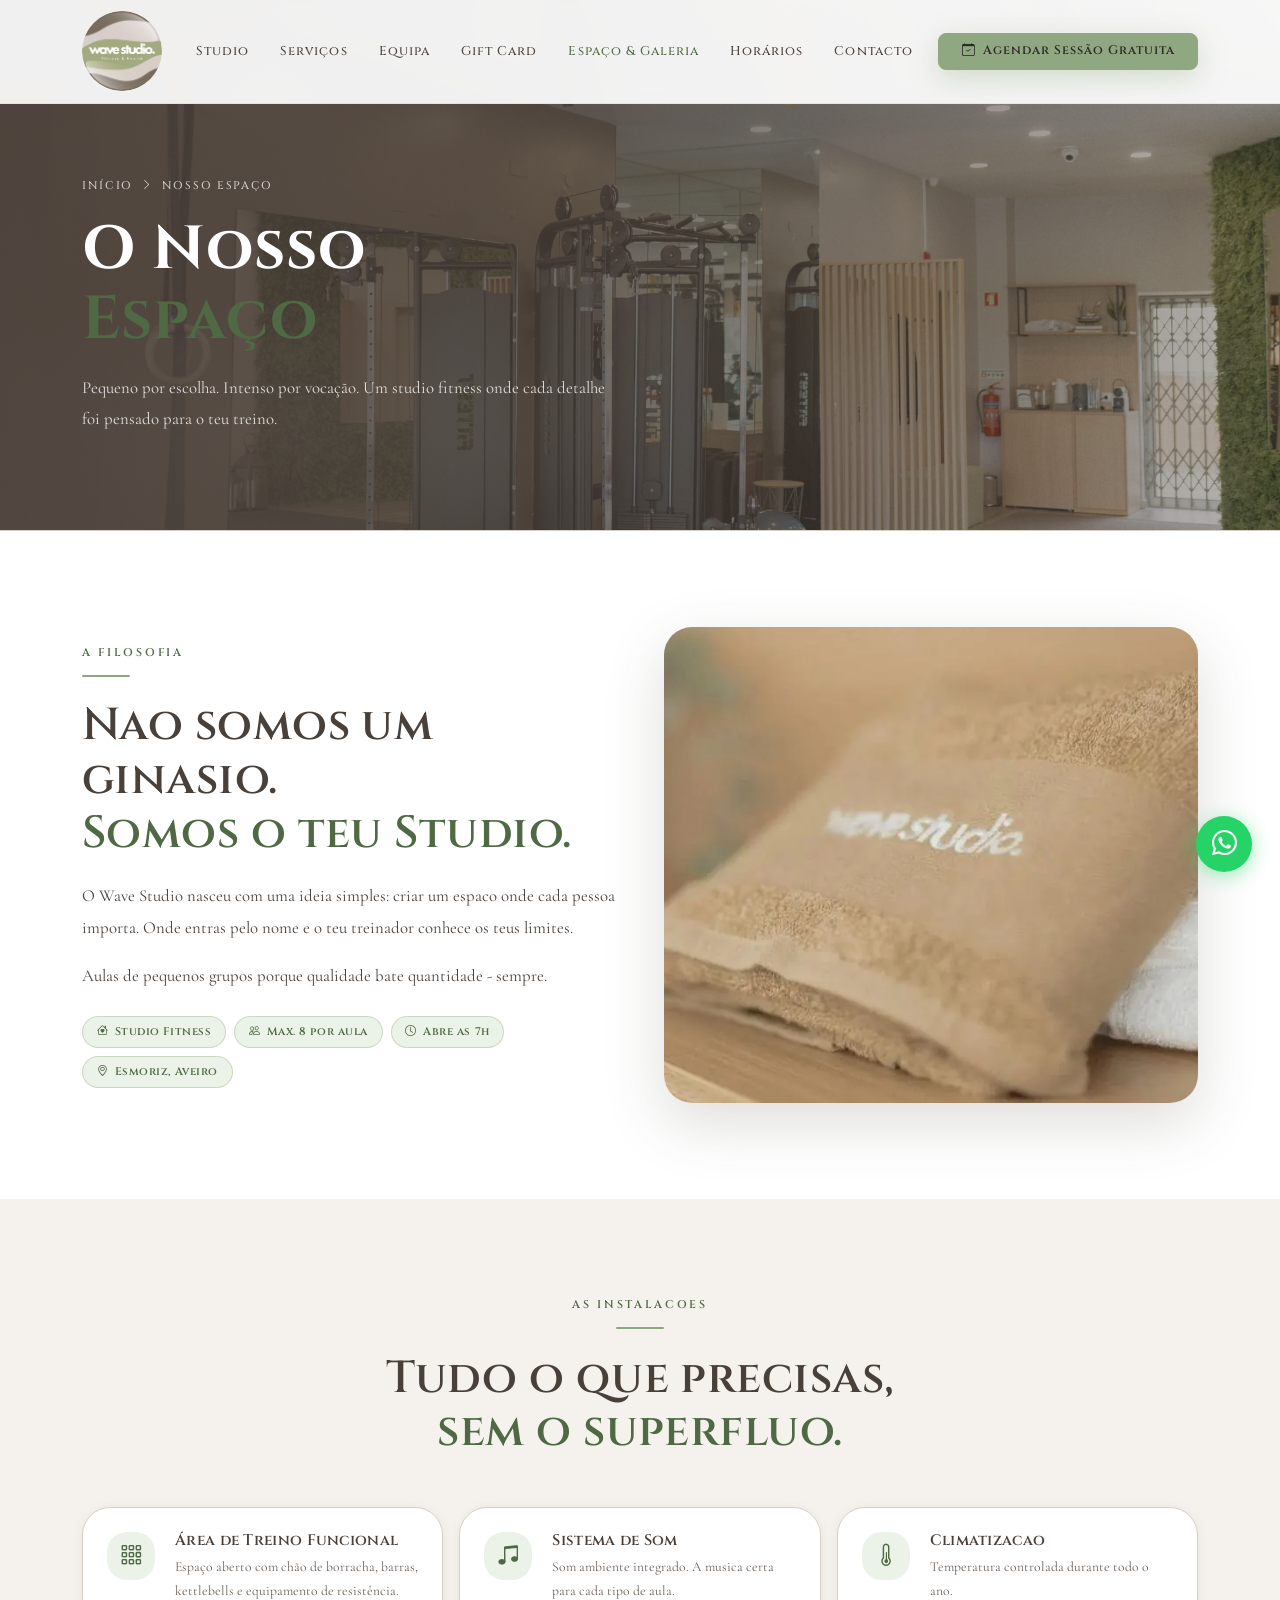
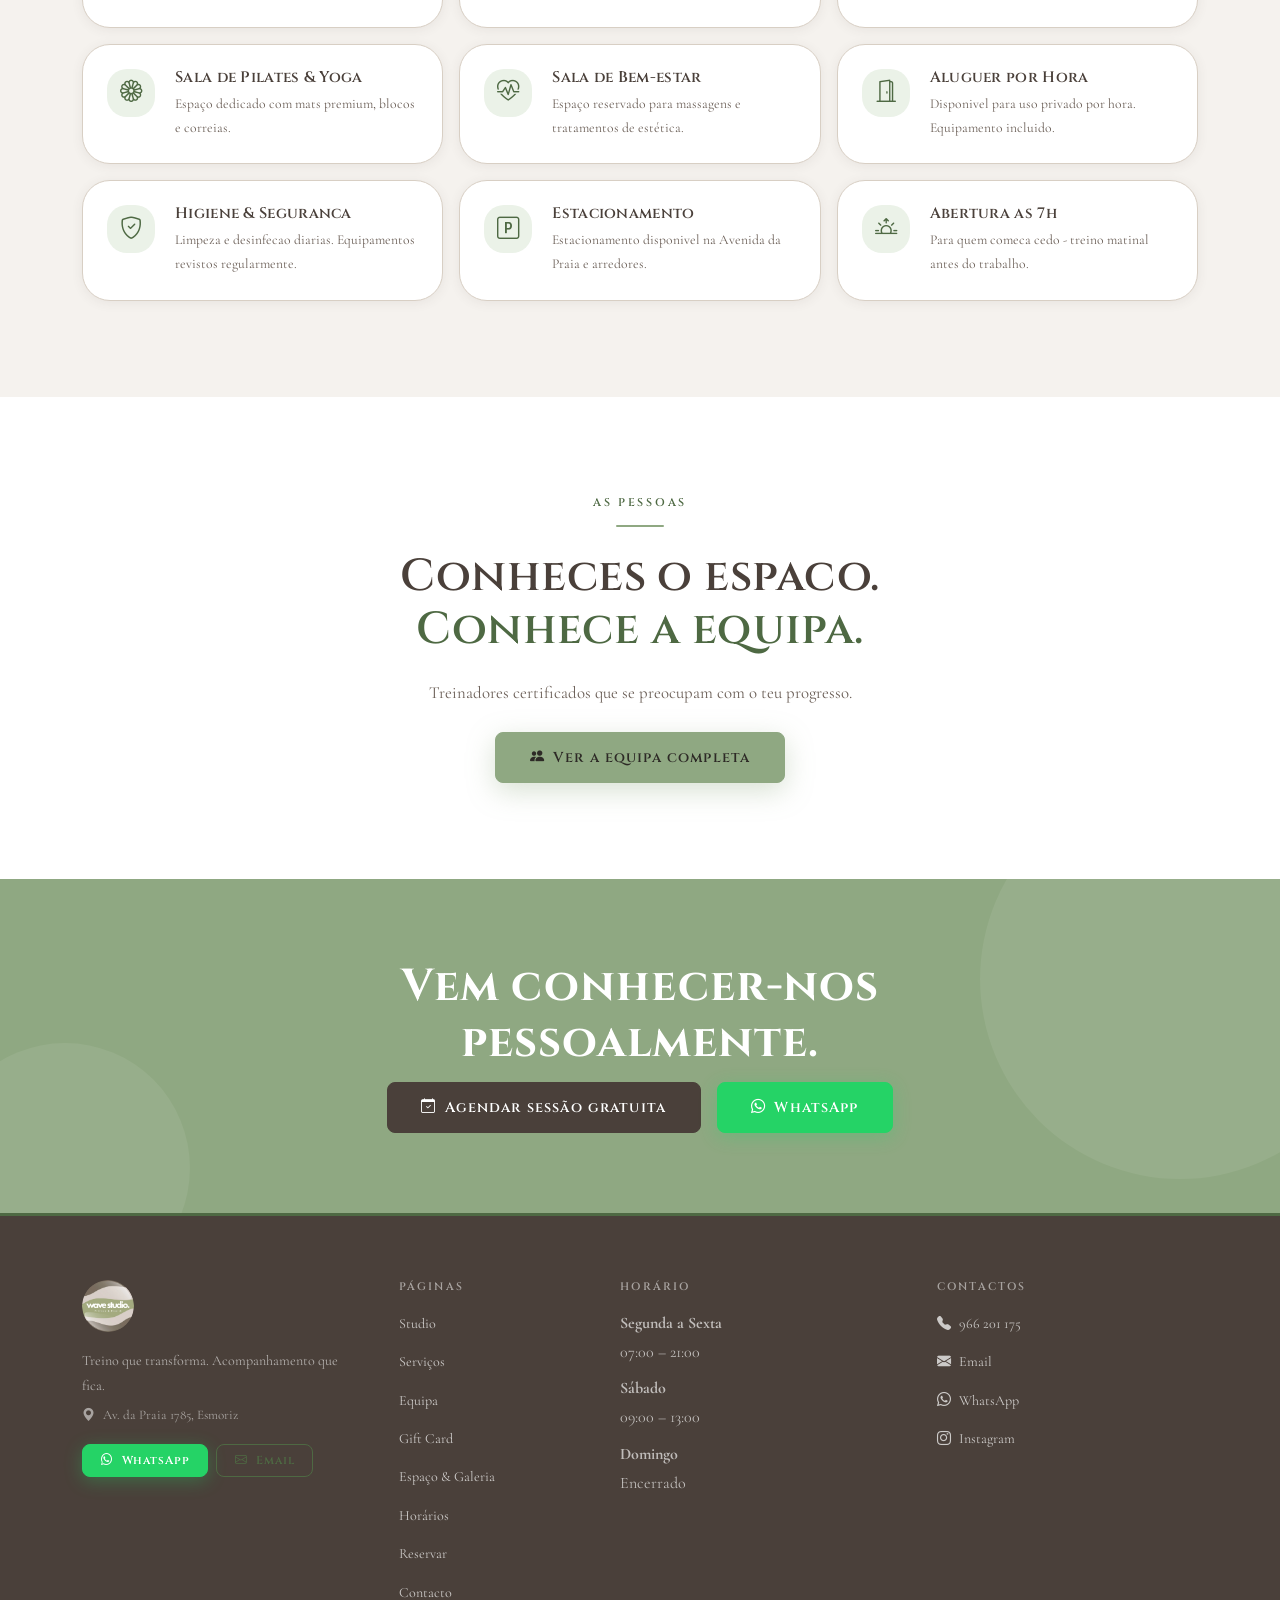
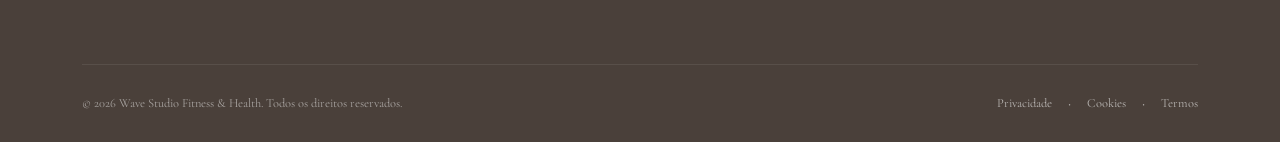
<file: pages/nosso-espaco.html>
<!DOCTYPE html>
<html lang="pt-PT">
<head>
  <meta charset="UTF-8">
  <meta name="viewport" content="width=device-width, initial-scale=1.0">
  <meta name="theme-color" content="#4E6943">
  <title>O Nosso Espaço — Wave Studio Fitness &amp; Health | Esmoriz</title>
  <meta name="description" content="Conhece o studio fitness e as instalacoes do Wave Studio em Esmoriz, Aveiro.">
  <meta name="robots" content="index, follow">
  <link rel="canonical" href="https://wave-studio-fitness.com/pages/nosso-espaco.html">
  <link rel="icon" href="/favicon.ico" sizes="any">
  <link rel="icon" type="image/png" sizes="32x32" href="../assets/icons/favicon-32.png">
  <link rel="icon" type="image/png" sizes="16x16" href="../assets/icons/favicon-16.png">
  <link rel="apple-touch-icon" sizes="180x180" href="../assets/icons/apple-touch-icon.png">
  <link rel="manifest" href="/site.webmanifest">
  <meta property="og:title" content="O Nosso Espaço — Wave Studio Fitness & Health | Esmoriz">
  <meta property="og:description" content="Conhece o studio fitness e as instalacoes do Wave Studio em Esmoriz, Aveiro.">
  <meta property="og:type" content="website">
  <meta property="og:url" content="https://wave-studio-fitness.com/pages/nosso-espaco.html">
  <meta property="og:locale" content="pt_PT">
  <meta property="og:image" content="https://wave-studio-fitness.com/assets/images/logos/og-image.jpg">
  <link rel="preconnect" href="https://fonts.googleapis.com">
  <link rel="preconnect" href="https://fonts.gstatic.com" crossorigin>
  <link href="https://fonts.googleapis.com/css2?family=Cinzel:wght@400;500;600;700&family=Cormorant+Garamond:ital,wght@0,300;0,400;0,500;0,600;1,300;1,400&display=swap" rel="stylesheet">
  <link href="https://cdn.jsdelivr.net/npm/bootstrap@5.3.3/dist/css/bootstrap.min.css" rel="stylesheet" integrity="sha384-QWTKZyjpPEjISv5WaRU9OFeRpok6YctnYmDr5pNlyT2bRjXh0JMhjY6hW+ALEwIH" crossorigin="anonymous">
  <link rel="stylesheet" href="../assets/fonts/bootstrap-icons.css">
  <link rel="stylesheet" href="../assets/css/style.css">
  <link rel="stylesheet" href="../assets/css/overrides.css">
</head>
<body>
  <a class="skip-link" href="#main-content">Saltar para o conteúdo</a>
  <!-- ════════════════════════════════════════════════════
       NAVBAR — estrutura idêntica em todas as páginas do site
  ════════════════════════════════════════════════════ -->
    <nav class="navbar navbar-expand-lg fixed-top" id="navbar" aria-label="Navegação principal">
    <div class="container">
      <a class="navbar-brand" href="../index.html" aria-label="Wave Studio Fitness &amp; Health">
        <img src="../assets/images/logos/logomarca.webp" alt="Wave Studio Fitness &amp; Health" class="navbar-logo" width="80" height="80"
             onerror="this.onerror=null;this.style.display='none'">
      </a>
      <button class="navbar-toggler" type="button"
              data-bs-toggle="collapse" data-bs-target="#menuNav"
              aria-controls="menuNav" aria-expanded="false"
              aria-label="Abrir menu de navegação">
        <span class="navbar-toggler-icon"></span>
      </button>
      <div class="navbar-collapse collapse" id="menuNav">
        <ul class="navbar-nav ms-auto align-items-lg-center gap-lg-1" role="list">
          <li class="nav-item"><a class="nav-link" href="../index.html#sobre">Studio</a></li>
          <li class="nav-item"><a class="nav-link" href="servicos.html">Serviços</a></li>
          <li class="nav-item"><a class="nav-link" href="equipa.html">Equipa</a></li>
          <li class="nav-item"><a class="nav-link" href="../index.html#gift">Gift Card</a></li>
          <li class="nav-item"><a class="nav-link active" aria-current="page" href="galeria.html">Espaço &amp; Galeria</a></li>
          <li class="nav-item"><a class="nav-link" href="horarios.html">Horários</a></li>
          <li class="nav-item"><a class="nav-link" href="contactos.html">Contacto</a></li>
          <li class="nav-item ms-lg-2">
            <a class="btn btn-primary btn-nav" href="reservas.html"
               aria-label="Reservar sessão experimental gratuita">
              <i class="bi bi-calendar-check" aria-hidden="true"></i>
              Agendar Sessão Gratuita
            </a>
          </li>
        </ul>
      </div>
    </div>
  </nav>
  <main id="main-content" tabindex="-1">
    <!-- ════════════════════════════════════════════════════
         HERO DA PÁGINA — imagem de fundo + breadcrumb
    ════════════════════════════════════════════════════ -->
    <header class="page-hero page-hero--img" style="background-image:url('../assets/images/backgrounds/nosso-espaco.webp')" aria-labelledby="h-nosso-espaco">
      <div class="page-hero__overlay" aria-hidden="true"></div>
      <div class="container page-hero__inner">
        <nav class="breadcrumb-wave" aria-label="Breadcrumb">
          <a href="../index.html">Início</a>
          <i class="bi bi-chevron-right" aria-hidden="true"></i>
          <span aria-current="page">Nosso Espaço</span>
        </nav>
        <h1 id="h-nosso-espaco" class="page-hero__titulo">O Nosso<br><span class="txt-accent">Espaço</span></h1>
        <p class="page-hero__sub">Pequeno por escolha. Intenso por vocação. Um studio fitness onde cada detalhe foi pensado para o teu treino.</p>
      </div>
    </header>
    <!-- ════════════════════════════════════════════════════
         APRESENTAÇÃO DO ESPAÇO — texto + imagem
    ════════════════════════════════════════════════════ -->
    <section class="section" aria-labelledby="h-esp">
      <div class="container">
        <div class="row g-5 align-items-center">
          <div class="col-lg-6 reveal">
            <span class="sec-label">A filosofia</span><span class="deco-line" aria-hidden="true"></span>
            <h2 id="h-esp" class="sec-title">Nao somos um ginasio.<br><span class="txt-accent">Somos o teu Studio.</span></h2>
            <p class="sec-text mb-3">O Wave Studio nasceu com uma ideia simples: criar um espaco onde cada pessoa importa. Onde entras pelo nome e o teu treinador conhece os teus limites.</p>
            <p class="sec-text mb-4">Aulas de pequenos grupos porque qualidade bate quantidade - sempre.</p>
            <div class="d-flex flex-wrap gap-2">
              <span class="info-pill"><i class="bi bi-house-heart" aria-hidden="true"></i>Studio Fitness</span>
              <span class="info-pill"><i class="bi bi-people" aria-hidden="true"></i>Max. 8 por aula</span>
              <span class="info-pill"><i class="bi bi-clock" aria-hidden="true"></i>Abre as 7h</span>
              <span class="info-pill"><i class="bi bi-geo-alt" aria-hidden="true"></i>Esmoriz, Aveiro</span>
            </div>
          </div>
          <div class="col-lg-6 reveal" style="animation-delay:.15s">
            <img src="../assets/images/gallery/zona-treino-interior.webp" alt="Interior do Wave Studio" style="width:100%;border-radius:var(--r-xl);box-shadow:var(--sh-lg)" loading="lazy" onerror="this.onerror=null;this.style.display='none'">
          </div>
        </div>
      </div>
    </section>
    <!-- ════════════════════════════════════════════════════
         CARACTERÍSTICAS DO ESPAÇO — grelha de destaques
    ════════════════════════════════════════════════════ -->
    <section class="section section--creme" aria-labelledby="h-feat">
      <div class="container">
        <div class="text-center mb-5">
          <span class="sec-label">As instalacoes</span><span class="deco-line deco-line--center" aria-hidden="true"></span>
          <h2 id="h-feat" class="sec-title">Tudo o que precisas,<br><span class="txt-accent">sem o superfluo.</span></h2>
        </div>
        <div class="row g-3">
          <div class="col-md-6 col-lg-4 reveal" style="animation-delay:0.00s">
            <div style="background:var(--branco);border-radius:var(--r-xl);border:1px solid var(--bege);box-shadow:var(--sh-sm);padding:1.5rem;display:flex;gap:1.25rem;align-items:flex-start">
              <div style="width:48px;height:48px;border-radius:var(--r-lg);background:var(--salvia-light);display:flex;align-items:center;justify-content:center;flex-shrink:0"><i class="bi bi-grid-3x3-gap" style="font-size:1.4rem;color:var(--salvia-texto)" aria-hidden="true"></i></div>
              <div><h3 style="font-size:.95rem;margin-bottom:.3rem">Área de Treino Funcional</h3><p style="font-size:.85rem;color:var(--txt-muted);line-height:1.75;margin:0">Espaço aberto com chão de borracha, barras, kettlebells e equipamento de resistência.</p></div>
            </div>
          </div>
          <div class="col-md-6 col-lg-4 reveal" style="animation-delay:0.08s">
            <div style="background:var(--branco);border-radius:var(--r-xl);border:1px solid var(--bege);box-shadow:var(--sh-sm);padding:1.5rem;display:flex;gap:1.25rem;align-items:flex-start">
              <div style="width:48px;height:48px;border-radius:var(--r-lg);background:var(--salvia-light);display:flex;align-items:center;justify-content:center;flex-shrink:0"><i class="bi bi-music-note-beamed" style="font-size:1.4rem;color:var(--salvia-texto)" aria-hidden="true"></i></div>
              <div><h3 style="font-size:.95rem;margin-bottom:.3rem">Sistema de Som</h3><p style="font-size:.85rem;color:var(--txt-muted);line-height:1.75;margin:0">Som ambiente integrado. A musica certa para cada tipo de aula.</p></div>
            </div>
          </div>
          <div class="col-md-6 col-lg-4 reveal" style="animation-delay:0.16s">
            <div style="background:var(--branco);border-radius:var(--r-xl);border:1px solid var(--bege);box-shadow:var(--sh-sm);padding:1.5rem;display:flex;gap:1.25rem;align-items:flex-start">
              <div style="width:48px;height:48px;border-radius:var(--r-lg);background:var(--salvia-light);display:flex;align-items:center;justify-content:center;flex-shrink:0"><i class="bi bi-thermometer-half" style="font-size:1.4rem;color:var(--salvia-texto)" aria-hidden="true"></i></div>
              <div><h3 style="font-size:.95rem;margin-bottom:.3rem">Climatizacao</h3><p style="font-size:.85rem;color:var(--txt-muted);line-height:1.75;margin:0">Temperatura controlada durante todo o ano.</p></div>
            </div>
          </div>
          <div class="col-md-6 col-lg-4 reveal" style="animation-delay:0.24s">
            <div style="background:var(--branco);border-radius:var(--r-xl);border:1px solid var(--bege);box-shadow:var(--sh-sm);padding:1.5rem;display:flex;gap:1.25rem;align-items:flex-start">
              <div style="width:48px;height:48px;border-radius:var(--r-lg);background:var(--salvia-light);display:flex;align-items:center;justify-content:center;flex-shrink:0"><i class="bi bi-flower1" style="font-size:1.4rem;color:var(--salvia-texto)" aria-hidden="true"></i></div>
              <div><h3 style="font-size:.95rem;margin-bottom:.3rem">Sala de Pilates & Yoga</h3><p style="font-size:.85rem;color:var(--txt-muted);line-height:1.75;margin:0">Espaço dedicado com mats premium, blocos e correias.</p></div>
            </div>
          </div>
          <div class="col-md-6 col-lg-4 reveal" style="animation-delay:0.32s">
            <div style="background:var(--branco);border-radius:var(--r-xl);border:1px solid var(--bege);box-shadow:var(--sh-sm);padding:1.5rem;display:flex;gap:1.25rem;align-items:flex-start">
              <div style="width:48px;height:48px;border-radius:var(--r-lg);background:var(--salvia-light);display:flex;align-items:center;justify-content:center;flex-shrink:0"><i class="bi bi-heart-pulse" style="font-size:1.4rem;color:var(--salvia-texto)" aria-hidden="true"></i></div>
              <div><h3 style="font-size:.95rem;margin-bottom:.3rem">Sala de Bem-estar</h3><p style="font-size:.85rem;color:var(--txt-muted);line-height:1.75;margin:0">Espaço reservado para massagens e tratamentos de estética.</p></div>
            </div>
          </div>
          <div class="col-md-6 col-lg-4 reveal" style="animation-delay:0.40s">
            <div style="background:var(--branco);border-radius:var(--r-xl);border:1px solid var(--bege);box-shadow:var(--sh-sm);padding:1.5rem;display:flex;gap:1.25rem;align-items:flex-start">
              <div style="width:48px;height:48px;border-radius:var(--r-lg);background:var(--salvia-light);display:flex;align-items:center;justify-content:center;flex-shrink:0"><i class="bi bi-door-open" style="font-size:1.4rem;color:var(--salvia-texto)" aria-hidden="true"></i></div>
              <div><h3 style="font-size:.95rem;margin-bottom:.3rem">Aluguer por Hora</h3><p style="font-size:.85rem;color:var(--txt-muted);line-height:1.75;margin:0">Disponivel para uso privado por hora. Equipamento incluido.</p></div>
            </div>
          </div>
          <div class="col-md-6 col-lg-4 reveal" style="animation-delay:0.48s">
            <div style="background:var(--branco);border-radius:var(--r-xl);border:1px solid var(--bege);box-shadow:var(--sh-sm);padding:1.5rem;display:flex;gap:1.25rem;align-items:flex-start">
              <div style="width:48px;height:48px;border-radius:var(--r-lg);background:var(--salvia-light);display:flex;align-items:center;justify-content:center;flex-shrink:0"><i class="bi bi-shield-check" style="font-size:1.4rem;color:var(--salvia-texto)" aria-hidden="true"></i></div>
              <div><h3 style="font-size:.95rem;margin-bottom:.3rem">Higiene & Seguranca</h3><p style="font-size:.85rem;color:var(--txt-muted);line-height:1.75;margin:0">Limpeza e desinfecao diarias. Equipamentos revistos regularmente.</p></div>
            </div>
          </div>
          <div class="col-md-6 col-lg-4 reveal" style="animation-delay:0.56s">
            <div style="background:var(--branco);border-radius:var(--r-xl);border:1px solid var(--bege);box-shadow:var(--sh-sm);padding:1.5rem;display:flex;gap:1.25rem;align-items:flex-start">
              <div style="width:48px;height:48px;border-radius:var(--r-lg);background:var(--salvia-light);display:flex;align-items:center;justify-content:center;flex-shrink:0"><i class="bi bi-p-square" style="font-size:1.4rem;color:var(--salvia-texto)" aria-hidden="true"></i></div>
              <div><h3 style="font-size:.95rem;margin-bottom:.3rem">Estacionamento</h3><p style="font-size:.85rem;color:var(--txt-muted);line-height:1.75;margin:0">Estacionamento disponivel na Avenida da Praia e arredores.</p></div>
            </div>
          </div>
          <div class="col-md-6 col-lg-4 reveal" style="animation-delay:0.64s">
            <div style="background:var(--branco);border-radius:var(--r-xl);border:1px solid var(--bege);box-shadow:var(--sh-sm);padding:1.5rem;display:flex;gap:1.25rem;align-items:flex-start">
              <div style="width:48px;height:48px;border-radius:var(--r-lg);background:var(--salvia-light);display:flex;align-items:center;justify-content:center;flex-shrink:0"><i class="bi bi-sunrise" style="font-size:1.4rem;color:var(--salvia-texto)" aria-hidden="true"></i></div>
              <div><h3 style="font-size:.95rem;margin-bottom:.3rem">Abertura as 7h</h3><p style="font-size:.85rem;color:var(--txt-muted);line-height:1.75;margin:0">Para quem comeca cedo - treino matinal antes do trabalho.</p></div>
            </div>
          </div>
        </div>
      </div>
    </section>
    <!-- ════════════════════════════════════════════════════
         LINK PARA A PÁGINA DA EQUIPA
    ════════════════════════════════════════════════════ -->
    <section class="section text-center" aria-label="Link equipa">
      <div class="container">
        <span class="sec-label">As pessoas</span><span class="deco-line deco-line--center" aria-hidden="true"></span>
        <h2 class="sec-title">Conheces o espaco.<br><span class="txt-accent">Conhece a equipa.</span></h2>
        <p class="sec-sub mx-auto mb-4">Treinadores certificados que se preocupam com o teu progresso.</p>
        <a href="equipa.html" class="btn btn-primary btn-lg"><i class="bi bi-people-fill" aria-hidden="true"></i> Ver a equipa completa</a>
      </div>
    </section>
    <!-- ════════════════════════════════════════════════════
         CTA — chamada à ação para agendar sessão
    ════════════════════════════════════════════════════ -->
    <section class="cta-strip" aria-label="Chamada a acao">
      <div class="cta-strip__inner">
        <h2 class="cta-strip__h">Vem conhecer-nos pessoalmente.</h2>
        <!--<p class="cta-strip__p">A primeira aula e gratuita. Sem compromisso, sem pressao.</p>-->
        <div class="d-flex flex-wrap justify-content-center gap-3">
          <a href="reservas.html" class="btn btn-dark btn-lg"><i class="bi bi-calendar-check" aria-hidden="true"></i> Agendar sessão gratuita</a>
          <a href="https://wa.me/351966201175?text=Ola!%20Quero%20visitar%20o%20Wave%20Studio." target="_blank" rel="noopener noreferrer" class="btn btn-wa btn-lg" aria-label="WhatsApp"><i class="bi bi-whatsapp" aria-hidden="true"></i> WhatsApp</a>
        </div>
        <!--<p class="cta-strip__note"><i class="bi bi-shield-check me-2" aria-hidden="true"></i>1. sessão gratuita . Sem cartao . Sem compromisso</p>-->
      </div>
    </section>
  </main>
  <!-- ════════════════════════════════════════════════════
       FOOTER — estrutura idêntica em todas as páginas do site
  ════════════════════════════════════════════════════ -->
    <footer class="footer" role="contentinfo">
    <div class="container">
      <div class="row g-4 justify-content-between">
        <div class="col-lg-3">
          <img src="../assets/images/logos/logomarca.webp" alt="Wave Studio Fitness &amp; Health"
               class="footer__logo" width="52" height="52" onerror="this.style.display='none'">
          <p class="footer__tagline">Treino que transforma. Acompanhamento que fica.</p>
          <address class="footer__addr not-italic"><i class="bi bi-geo-alt-fill me-2" aria-hidden="true"></i>Av. da Praia 1785, Esmoriz</address>
          <div class="d-flex gap-2 flex-wrap mt-3">
            <a href="https://wa.me/351966201175" target="_blank" rel="noopener noreferrer"
               class="btn btn-wa btn-sm" aria-label="WhatsApp">
              <i class="bi bi-whatsapp" aria-hidden="true"></i> WhatsApp
            </a>
            <a href="mailto:wavestudiofitness@gmail.com" class="btn btn-outline-salvia btn-sm">
              <i class="bi bi-envelope" aria-hidden="true"></i> Email
            </a>
          </div>
        </div>
        <div class="col-sm-6 col-lg-2">
          <h2 class="footer__h">Páginas</h2>
          <nav aria-label="Rodapé — páginas">
            <ul class="footer__links">
              <li><a href="../index.html#sobre" class="footer__link">Studio</a></li>
              <li><a href="servicos.html" class="footer__link">Serviços</a></li>
              <li><a href="equipa.html" class="footer__link">Equipa</a></li>
              <li><a href="../index.html#gift" class="footer__link">Gift Card</a></li>
              <li><a href="galeria.html" class="footer__link">Espaço &amp; Galeria</a></li>
              <li><a href="horarios.html" class="footer__link">Horários</a></li>
              <li><a href="reservas.html" class="footer__link">Reservar</a></li>
              <li><a href="contactos.html" class="footer__link">Contacto</a></li>
            </ul>
          </nav>
        </div>
        <div class="col-sm-6 col-lg-3">
          <h2 class="footer__h">Horário</h2>
          <dl class="footer__horario"><dt>Segunda a Sexta</dt><dd>07:00 – 21:00</dd><dt>Sábado</dt><dd>09:00 – 13:00</dd><dt>Domingo</dt><dd>Encerrado</dd></dl>
        </div>
        <div class="col-sm-6 col-lg-3">
          <h2 class="footer__h">Contactos</h2>
          <ul class="footer__links">
            <li><a href="tel:+351966201175" class="footer__link"><i class="bi bi-telephone-fill me-2" aria-hidden="true"></i>966 201 175</a></li>
            <li><a href="mailto:wavestudiofitness@gmail.com" class="footer__link"><i class="bi bi-envelope-fill me-2" aria-hidden="true"></i>Email</a></li>
            <li><a href="https://wa.me/351966201175" target="_blank" rel="noopener noreferrer" class="footer__link" aria-label="WhatsApp"><i class="bi bi-whatsapp me-2" aria-hidden="true"></i>WhatsApp</a></li>
            <li><a href="https://instagram.com/wavestudiofitness" target="_blank" rel="noopener noreferrer" class="footer__link" aria-label="Instagram"><i class="bi bi-instagram me-2" aria-hidden="true"></i>Instagram</a></li>
          </ul>
        </div>
      </div>
      <div class="footer__base">
        <p class="footer__copy">© 2026 Wave Studio Fitness &amp; Health. Todos os direitos reservados.</p>
        <nav class="footer__legal" aria-label="Legal">
          <a href="privacidade.html" class="footer__legal-link">Privacidade</a>
          <span aria-hidden="true">·</span>
          <a href="cookies.html" class="footer__legal-link">Cookies</a>
          <span aria-hidden="true">·</span>
          <a href="termos.html" class="footer__legal-link">Termos</a>
        </nav>
      </div>
    </div>
  </footer>
  <!-- ════════════════════════════════════════════════════
       SCRIPTS — Bootstrap + site.js
  ════════════════════════════════════════════════════ -->
  <script src="https://cdn.jsdelivr.net/npm/bootstrap@5.3.3/dist/js/bootstrap.bundle.min.js"
          integrity="sha384-YvpcrYf0tY3lHB60NNkmXc4s9bIOgUxi8T/jzmzH6wHs8lyxwQz8UhVxMrZjXhR"
          crossorigin="anonymous"></script>
  <script src="../assets/js/site.js"></script>

  <!-- Cookie Banner -->
  <div id="bannerCookies" class="cookie-banner" role="dialog"
       aria-modal="true" aria-labelledby="ck-h" aria-describedby="ck-d" hidden>
    <div class="cookie-banner__inner">
      <div class="cookie-banner__txt">
        <strong id="ck-h">Utilizamos cookies</strong>
        <p id="ck-d">Essenciais para o funcionamento.
          <a href="cookies.html" class="cookie-banner__link">Cookies</a> ·
          <a href="privacidade.html" class="cookie-banner__link">Privacidade</a>.
        </p>
      </div>
      <div class="cookie-banner__btns">
        <button class="btn-ck-recusar" onclick="recusarCookies()">Só essenciais</button>
        <button class="btn btn-primary btn-sm" onclick="aceitarCookies()">Aceitar todos</button>
      </div>
    </div>
  </div>

  <a href="https://wa.me/351966201175?text=Ol%C3%A1!%20Gostaria%20de%20saber%20mais%20sobre%20o%20Wave%20Studio."
     class="btn-whatsapp" target="_blank" rel="noopener noreferrer"
     aria-label="Contactar via WhatsApp">
    <i class="bi bi-whatsapp" aria-hidden="true"></i>
  </a>
</body>
</html>
</file>
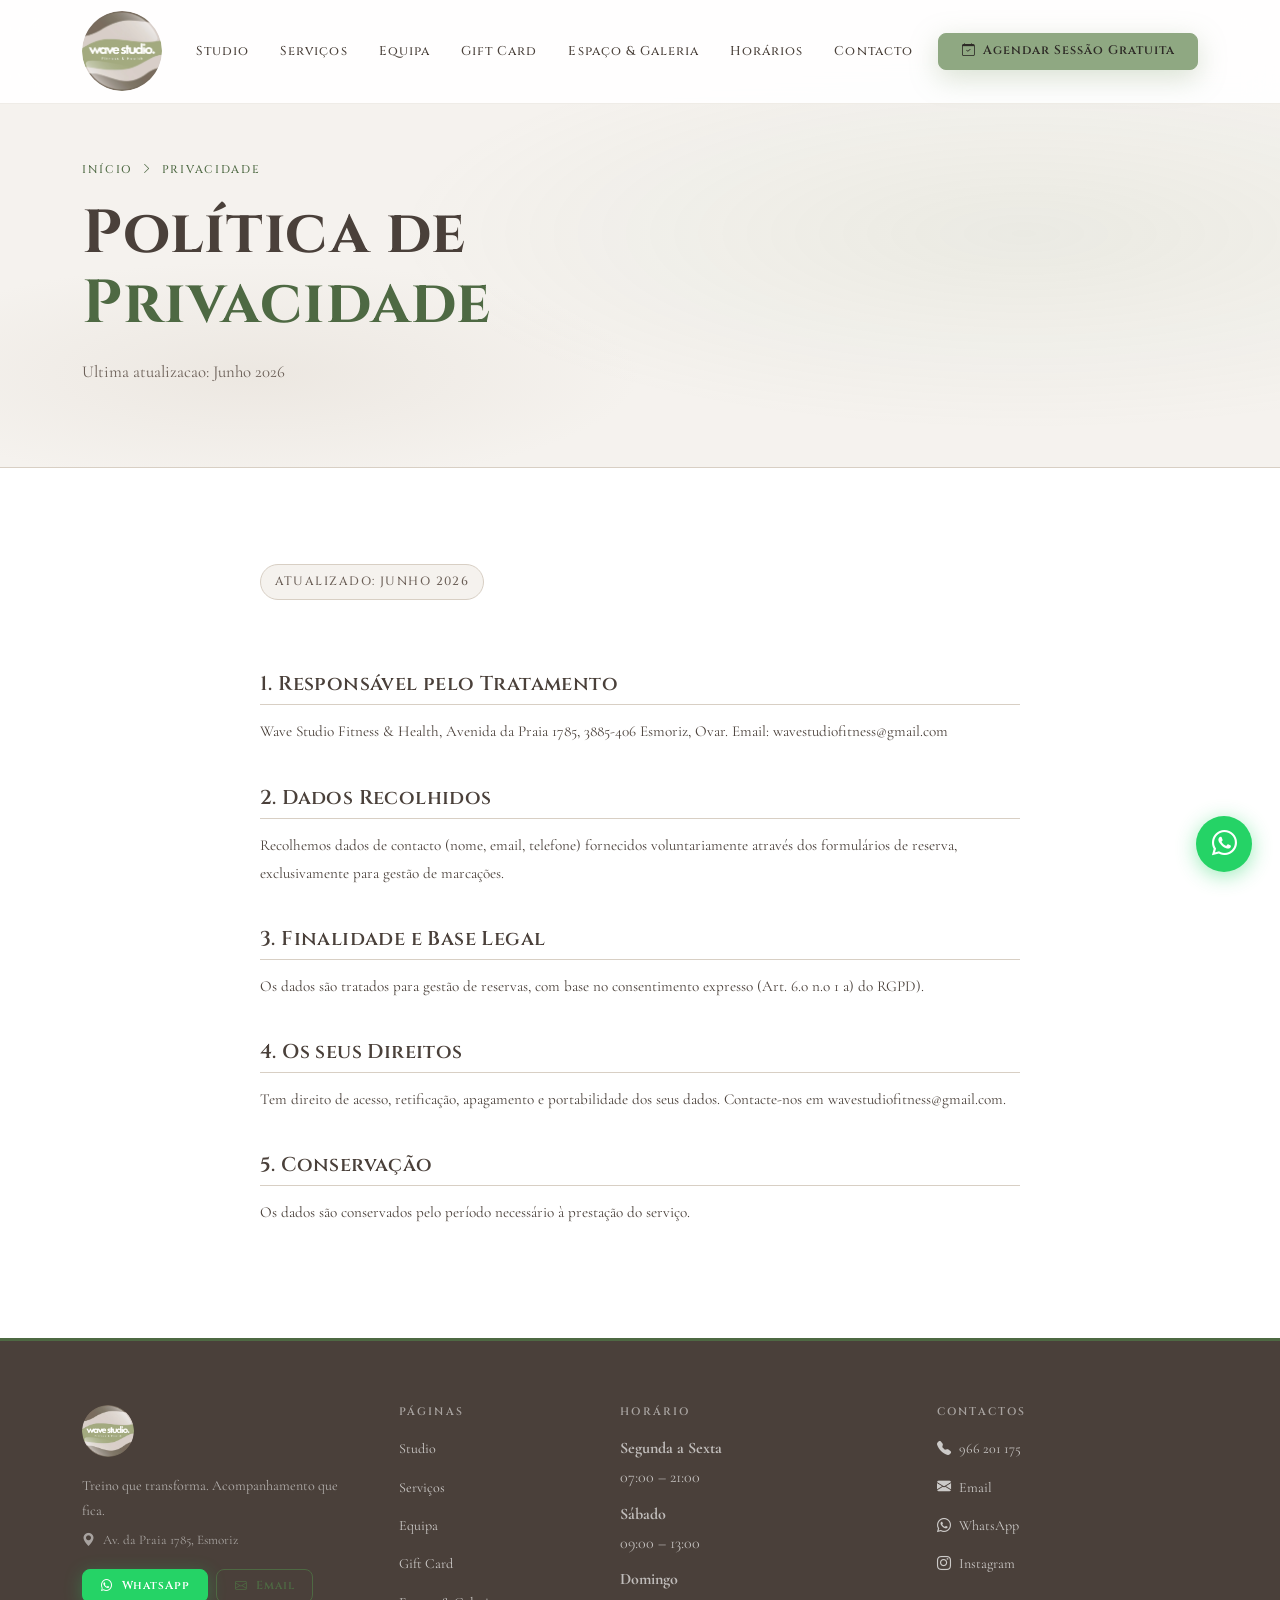
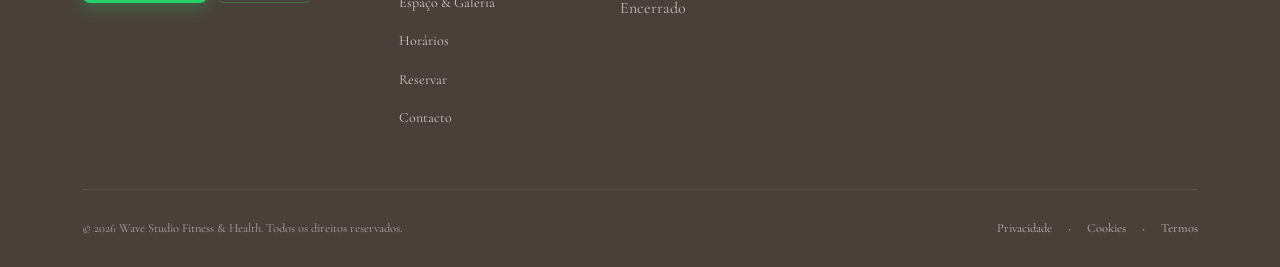
<file: pages/privacidade.html>
<!DOCTYPE html>
<html lang="pt-PT">
<head>
  <meta charset="UTF-8">
  <meta name="viewport" content="width=device-width, initial-scale=1.0">
  <meta name="theme-color" content="#4E6943">
  <title>Política de Privacidade - Wave Studio Fitness &amp; Health</title>
  <meta name="description" content="Política de Privacidade do Wave Studio Fitness em Esmoriz.">
  <meta name="robots" content="index, follow">
  <link rel="canonical" href="https://wave-studio-fitness.com/pages/privacidade.html">
  <link rel="icon" href="/favicon.ico" sizes="any">
  <link rel="icon" type="image/png" sizes="32x32" href="../assets/icons/favicon-32.png">
  <link rel="icon" type="image/png" sizes="16x16" href="../assets/icons/favicon-16.png">
  <link rel="apple-touch-icon" sizes="180x180" href="../assets/icons/apple-touch-icon.png">
  <link rel="manifest" href="/site.webmanifest">
  <meta property="og:title" content="Política de Privacidade — Wave Studio Fitness &amp; Health">
  <meta property="og:description" content="Política de Privacidade do Wave Studio Fitness em Esmoriz.">
  <meta property="og:type" content="website">
  <meta property="og:locale" content="pt_PT">
  <meta property="og:image" content="https://wave-studio-fitness.com/assets/images/logos/og-image.jpg">
  <link rel="preconnect" href="https://fonts.googleapis.com">
  <link rel="preconnect" href="https://fonts.gstatic.com" crossorigin>
  <link href="https://fonts.googleapis.com/css2?family=Cinzel:wght@400;500;600;700&family=Cormorant+Garamond:ital,wght@0,300;0,400;0,500;0,600;1,300;1,400&display=swap" rel="stylesheet">
  <link href="https://cdn.jsdelivr.net/npm/bootstrap@5.3.3/dist/css/bootstrap.min.css" rel="stylesheet" integrity="sha384-QWTKZyjpPEjISv5WaRU9OFeRpok6YctnYmDr5pNlyT2bRjXh0JMhjY6hW+ALEwIH" crossorigin="anonymous">
  <link rel="stylesheet" href="../assets/fonts/bootstrap-icons.css">
  <link rel="stylesheet" href="../assets/css/style.css">
  <link rel="stylesheet" href="../assets/css/overrides.css">
</head>
<body>
  <a class="skip-link" href="#main-content">Saltar para o conteúdo</a>
  <!-- ════════════════════════════════════════════════════
       NAVBAR — estrutura idêntica em todas as páginas do site
  ════════════════════════════════════════════════════ -->
    <nav class="navbar navbar-expand-lg fixed-top" id="navbar" aria-label="Navegação principal">
    <div class="container">
      <a class="navbar-brand" href="../index.html" aria-label="Wave Studio Fitness &amp; Health">
        <img src="../assets/images/logos/logomarca.webp" alt="Wave Studio Fitness &amp; Health" class="navbar-logo" width="80" height="80"
             onerror="this.onerror=null;this.style.display='none'">
      </a>
      <button class="navbar-toggler" type="button"
              data-bs-toggle="collapse" data-bs-target="#menuNav"
              aria-controls="menuNav" aria-expanded="false"
              aria-label="Abrir menu de navegação">
        <span class="navbar-toggler-icon"></span>
      </button>
      <div class="navbar-collapse collapse" id="menuNav">
        <ul class="navbar-nav ms-auto align-items-lg-center gap-lg-1" role="list">
          <li class="nav-item"><a class="nav-link" href="../index.html#sobre">Studio</a></li>
          <li class="nav-item"><a class="nav-link" href="servicos.html">Serviços</a></li>
          <li class="nav-item"><a class="nav-link" href="equipa.html">Equipa</a></li>
          <li class="nav-item"><a class="nav-link" href="../index.html#gift">Gift Card</a></li>
          <li class="nav-item"><a class="nav-link" href="galeria.html">Espaço &amp; Galeria</a></li>
          <li class="nav-item"><a class="nav-link" href="horarios.html">Horários</a></li>
          <li class="nav-item"><a class="nav-link" href="contactos.html">Contacto</a></li>
          <li class="nav-item ms-lg-2">
            <a class="btn btn-primary btn-nav" href="reservas.html"
               aria-label="Reservar sessão experimental gratuita">
              <i class="bi bi-calendar-check" aria-hidden="true"></i>
              Agendar Sessão Gratuita
            </a>
          </li>
        </ul>
      </div>
    </div>
  </nav>
  <main id="main-content" tabindex="-1">
    <!-- ════════════════════════════════════════════════════
         HERO DA PÁGINA — cabeçalho simples + breadcrumb
    ════════════════════════════════════════════════════ -->
    <header class="page-hero" aria-labelledby="h-privacidade">
      
      <div class="container page-hero__inner">
        <nav class="breadcrumb-wave" aria-label="Breadcrumb">
          <a href="../index.html">Início</a>
          <i class="bi bi-chevron-right" aria-hidden="true"></i>
          <span aria-current="page">Privacidade</span>
        </nav>
        <h1 id="h-privacidade" class="page-hero__titulo">Política de<br><span class="txt-accent">Privacidade</span></h1>
        <p class="page-hero__sub">Ultima atualizacao: Junho 2026</p>
      </div>
    </header>
    <!-- ════════════════════════════════════════════════════
         CONTEÚDO — Política de Privacidade (texto legal)
    ════════════════════════════════════════════════════ -->
    <section class="section" aria-label="Política de Privacidade">
      <div class="container">
        <div class="legal-content">
          <span class="legal-update-date">Atualizado: Junho 2026</span>
          <h2>1. Responsável pelo Tratamento</h2><p>Wave Studio Fitness &amp; Health, Avenida da Praia 1785, 3885-406 Esmoriz, Ovar. Email: wavestudiofitness@gmail.com</p><h2>2. Dados Recolhidos</h2><p>Recolhemos dados de contacto (nome, email, telefone) fornecidos voluntariamente através dos formulários de reserva, exclusivamente para gestão de marcações.</p><h2>3. Finalidade e Base Legal</h2><p>Os dados são tratados para gestão de reservas, com base no consentimento expresso (Art. 6.o n.o 1 a) do RGPD).</p><h2>4. Os seus Direitos</h2><p>Tem direito de acesso, retificação, apagamento e portabilidade dos seus dados. Contacte-nos em wavestudiofitness@gmail.com.</p><h2>5. Conservação</h2><p>Os dados são conservados pelo período necessário à prestação do serviço.</p>
        </div>
      </div>
    </section>
  </main>
  <!-- ════════════════════════════════════════════════════
       FOOTER — estrutura idêntica em todas as páginas do site
  ════════════════════════════════════════════════════ -->
    <footer class="footer" role="contentinfo">
    <div class="container">
      <div class="row g-4 justify-content-between">
        <div class="col-lg-3">
          <img src="../assets/images/logos/logomarca.webp" alt="Wave Studio Fitness &amp; Health"
               class="footer__logo" width="52" height="52" onerror="this.style.display='none'">
          <p class="footer__tagline">Treino que transforma. Acompanhamento que fica.</p>
          <address class="footer__addr not-italic"><i class="bi bi-geo-alt-fill me-2" aria-hidden="true"></i>Av. da Praia 1785, Esmoriz</address>
          <div class="d-flex gap-2 flex-wrap mt-3">
            <a href="https://wa.me/351966201175" target="_blank" rel="noopener noreferrer"
               class="btn btn-wa btn-sm" aria-label="WhatsApp">
              <i class="bi bi-whatsapp" aria-hidden="true"></i> WhatsApp
            </a>
            <a href="mailto:wavestudiofitness@gmail.com" class="btn btn-outline-salvia btn-sm">
              <i class="bi bi-envelope" aria-hidden="true"></i> Email
            </a>
          </div>
        </div>
        <div class="col-sm-6 col-lg-2">
          <h2 class="footer__h">Páginas</h2>
          <nav aria-label="Rodapé — páginas">
            <ul class="footer__links">
              <li><a href="../index.html#sobre" class="footer__link">Studio</a></li>
              <li><a href="servicos.html" class="footer__link">Serviços</a></li>
              <li><a href="equipa.html" class="footer__link">Equipa</a></li>
              <li><a href="../index.html#gift" class="footer__link">Gift Card</a></li>
              <li><a href="galeria.html" class="footer__link">Espaço &amp; Galeria</a></li>
              <li><a href="horarios.html" class="footer__link">Horários</a></li>
              <li><a href="reservas.html" class="footer__link">Reservar</a></li>
              <li><a href="contactos.html" class="footer__link">Contacto</a></li>
            </ul>
          </nav>
        </div>
        <div class="col-sm-6 col-lg-3">
          <h2 class="footer__h">Horário</h2>
          <dl class="footer__horario"><dt>Segunda a Sexta</dt><dd>07:00 – 21:00</dd><dt>Sábado</dt><dd>09:00 – 13:00</dd><dt>Domingo</dt><dd>Encerrado</dd></dl>
        </div>
        <div class="col-sm-6 col-lg-3">
          <h2 class="footer__h">Contactos</h2>
          <ul class="footer__links">
            <li><a href="tel:+351966201175" class="footer__link"><i class="bi bi-telephone-fill me-2" aria-hidden="true"></i>966 201 175</a></li>
            <li><a href="mailto:wavestudiofitness@gmail.com" class="footer__link"><i class="bi bi-envelope-fill me-2" aria-hidden="true"></i>Email</a></li>
            <li><a href="https://wa.me/351966201175" target="_blank" rel="noopener noreferrer" class="footer__link" aria-label="WhatsApp"><i class="bi bi-whatsapp me-2" aria-hidden="true"></i>WhatsApp</a></li>
            <li><a href="https://instagram.com/wavestudiofitness" target="_blank" rel="noopener noreferrer" class="footer__link" aria-label="Instagram"><i class="bi bi-instagram me-2" aria-hidden="true"></i>Instagram</a></li>
          </ul>
        </div>
      </div>
      <div class="footer__base">
        <p class="footer__copy">© 2026 Wave Studio Fitness &amp; Health. Todos os direitos reservados.</p>
        <nav class="footer__legal" aria-label="Legal">
          <a href="privacidade.html" class="footer__legal-link">Privacidade</a>
          <span aria-hidden="true">·</span>
          <a href="cookies.html" class="footer__legal-link">Cookies</a>
          <span aria-hidden="true">·</span>
          <a href="termos.html" class="footer__legal-link">Termos</a>
        </nav>
      </div>
    </div>
  </footer>
  <!-- ════════════════════════════════════════════════════
       SCRIPTS — Bootstrap + site.js
  ════════════════════════════════════════════════════ -->
  <script src="https://cdn.jsdelivr.net/npm/bootstrap@5.3.3/dist/js/bootstrap.bundle.min.js"
          integrity="sha384-YvpcrYf0tY3lHB60NNkmXc4s9bIOgUxi8T/jzmzH6wHs8lyxwQz8UhVxMrZjXhR"
          crossorigin="anonymous"></script>
  <script src="../assets/js/site.js"></script>

  <!-- Cookie Banner -->
  <div id="bannerCookies" class="cookie-banner" role="dialog"
       aria-modal="true" aria-labelledby="ck-h" aria-describedby="ck-d" hidden>
    <div class="cookie-banner__inner">
      <div class="cookie-banner__txt">
        <strong id="ck-h">Utilizamos cookies</strong>
        <p id="ck-d">Essenciais para o funcionamento.
          <a href="cookies.html" class="cookie-banner__link">Cookies</a> ·
          <a href="privacidade.html" class="cookie-banner__link">Privacidade</a>.
        </p>
      </div>
      <div class="cookie-banner__btns">
        <button class="btn-ck-recusar" onclick="recusarCookies()">Só essenciais</button>
        <button class="btn btn-primary btn-sm" onclick="aceitarCookies()">Aceitar todos</button>
      </div>
    </div>
  </div>

  <a href="https://wa.me/351966201175?text=Ol%C3%A1!%20Gostaria%20de%20saber%20mais%20sobre%20o%20Wave%20Studio."
     class="btn-whatsapp" target="_blank" rel="noopener noreferrer"
     aria-label="Contactar via WhatsApp">
    <i class="bi bi-whatsapp" aria-hidden="true"></i>
  </a>
</body>
</html>
</file>
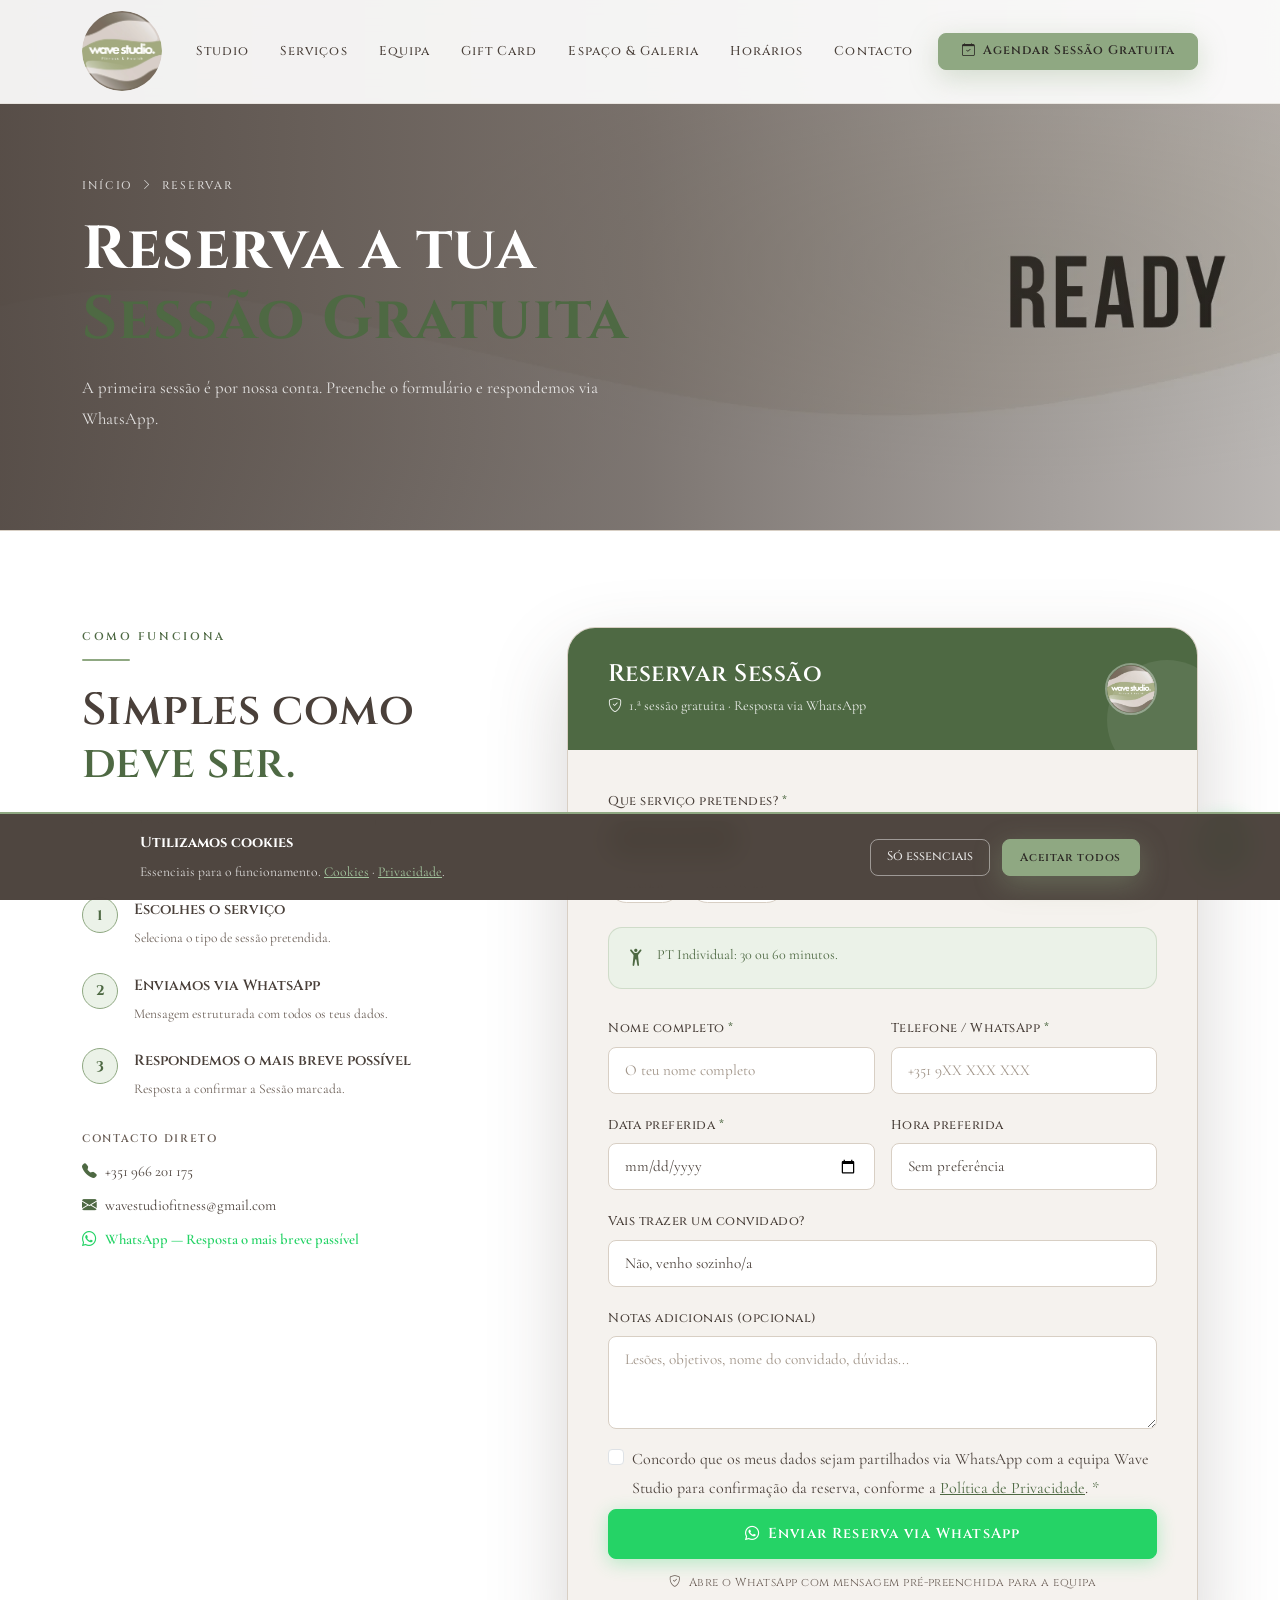
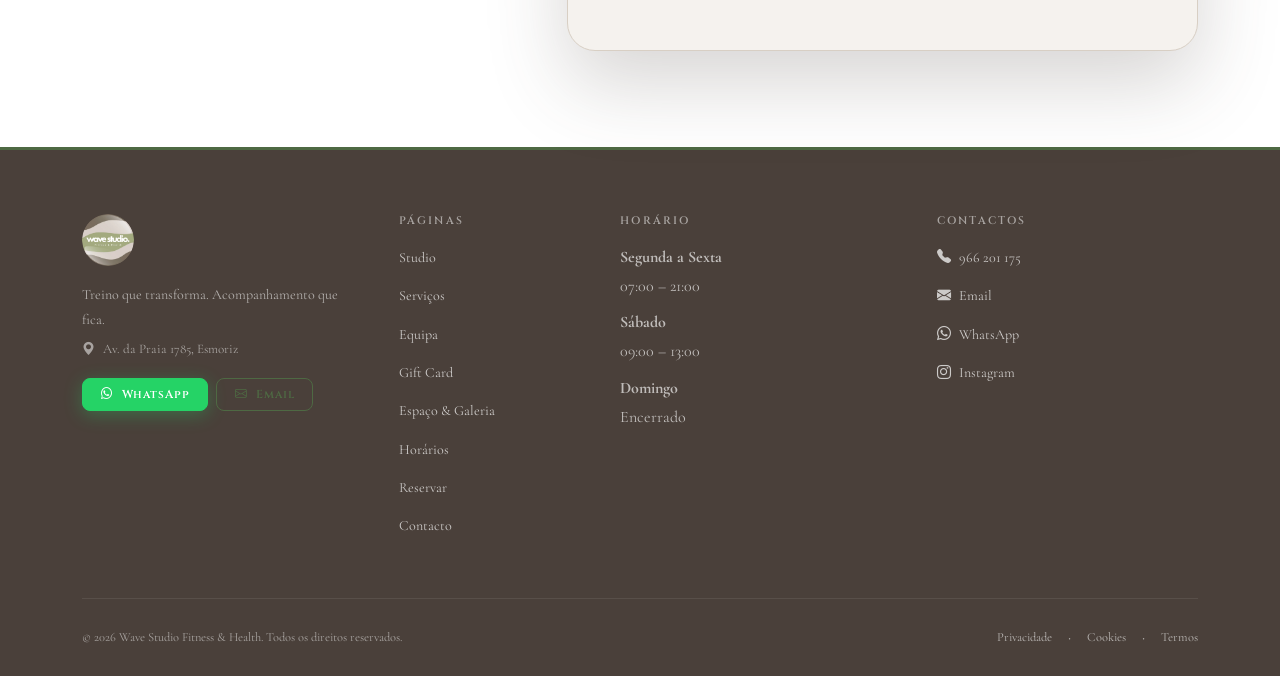
<file: pages/reservas.html>
<!DOCTYPE html>
<html lang="pt-PT">
<head>
  <meta charset="UTF-8">
  <meta name="viewport" content="width=device-width, initial-scale=1.0">
  <meta name="theme-color" content="#4E6943">

  <!-- ═══════════════════════════════════════════════════════════
       SEO
      
  ═══════════════════════════════════════════════════════════ -->
  <title>Reservar Sessão Gratuita — Wave Studio Fitness &amp; Health | Esmoriz</title>
  <meta name="description" content="Reserva a tua sessão experimental gratuita. PT, aulas, massagens e laser. Respondemos sempre o mais breve possível.">
  <meta name="robots" content="index, follow">
  <link rel="canonical" href="https://wave-studio-fitness.com/pages/reservas.html">

  <!-- CORRIGIDO: favicon apontava para logo_sem_fundo.png (inconsistente) -->
  <link rel="icon" href="/favicon.ico" sizes="any">
  <link rel="icon" type="image/png" sizes="32x32" href="../assets/icons/favicon-32.png">
  <link rel="icon" type="image/png" sizes="16x16" href="../assets/icons/favicon-16.png">
  <link rel="apple-touch-icon" sizes="180x180" href="../assets/icons/apple-touch-icon.png">
  <link rel="manifest" href="/site.webmanifest">

  <!-- ─── Open Graph ─────────────────────────────────────────── -->
  <meta property="og:title"       content="Reservar Sessão Gratuita — Wave Studio Fitness &amp; Health | Esmoriz">
  <meta property="og:description" content="Reserva a tua sessão experimental gratuita. PT, aulas, massagens e laser. Resposta via WhatsApp.">
  <meta property="og:type"        content="website">
  <meta property="og:locale"      content="pt_PT">
  <meta property="og:image"       content="https://wave-studio-fitness.com/assets/images/logos/og-image.jpg">
  <meta property="og:url"         content="https://wave-studio-fitness.com/pages/reservas.html">

  <!-- ─── Structured Data ───────────────────────────────────── -->
  <script type="application/ld+json">
  {
    "@context": "https://schema.org",
    "@type": "BreadcrumbList",
    "itemListElement": [
      { "@type": "ListItem", "position": 1, "name": "Início",   "item": "https://wave-studio-fitness.com/" },
      { "@type": "ListItem", "position": 2, "name": "Reservar", "item": "https://wave-studio-fitness.com/pages/reservas.html" }
    ]
  }
  </script>

  <!-- ─── Fonts ──────────────────────────────────────────────── -->
  <link rel="preconnect" href="https://fonts.googleapis.com">
  <link rel="preconnect" href="https://fonts.gstatic.com" crossorigin>
  <link href="https://fonts.googleapis.com/css2?family=Cinzel:wght@400;500;600;700&family=Cormorant+Garamond:ital,wght@0,300;0,400;0,500;0,600;1,300;1,400&display=swap" rel="stylesheet">

  <!-- ─── Vendors ─── SRI garante integridade do CDN ────────── -->
  <link
    href="https://cdn.jsdelivr.net/npm/bootstrap@5.3.3/dist/css/bootstrap.min.css"
    rel="stylesheet"
    integrity="sha384-QWTKZyjpPEjISv5WaRU9OFeRpok6YctnYmDr5pNlyT2bRjXh0JMhjY6hW+ALEwIH"
    crossorigin="anonymous"
  >
  <!-- CORRIGIDO: Bootstrap Icons sem SRI integrity (adicionado) -->
  <link rel="stylesheet" href="../assets/fonts/bootstrap-icons.css">

  <!-- ─── Site styles ── ordem obrigatória: Bootstrap → style → overrides -->
  <link rel="stylesheet" href="../assets/css/style.css">
  <link rel="stylesheet" href="../assets/css/overrides.css">
</head>

<body>

  <!-- ═══════════════════════════════════════════════════════════
       SKIP LINK — WCAG 2.4.1 (Bypass Blocks)
       CORRIGIDO: href="#main" → "#main-content"
       CORRIGIDO: texto "conteudo" → "conteúdo" (acento em falta)
  ═══════════════════════════════════════════════════════════ -->
  <a class="skip-link" href="#main-content">Saltar para o conteúdo</a>

  <!-- ═══════════════════════════════════════════════════════════
       NAVBAR — estrutura idêntica em todas as páginas.
       CORRIGIDO: onerror com risco de loop → this.onerror=null.
       CORRIGIDO: width/height em falta no logo (CLS).
       CORRIGIDO: loading="eager" (logo acima do fold).
  ═══════════════════════════════════════════════════════════ -->
  <nav class="navbar navbar-expand-lg fixed-top" id="navbar" aria-label="Navegação principal">
    <div class="container">

      <a class="navbar-brand" href="../index.html" aria-label="Wave Studio — página inicial">
        <img
          src="../assets/images/logos/logomarca.webp"
          alt="Wave Studio Fitness &amp; Health"
          class="navbar-logo"
          width="80"
          height="80"
          loading="eager"
          onerror="this.onerror=null;this.src='../assets/images/logos/logomarca.webp'"
        >
      </a>

      <button
        class="navbar-toggler"
        type="button"
        data-bs-toggle="collapse"
        data-bs-target="#menuNav"
        aria-controls="menuNav"
        aria-expanded="false"
        aria-label="Abrir menu de navegação"
      >
        <span class="navbar-toggler-icon"></span>
      </button>

      <div class="navbar-collapse collapse" id="menuNav">
        <ul class="navbar-nav ms-auto align-items-lg-center gap-lg-1" role="list">
          <li class="nav-item"><a class="nav-link" href="../index.html#sobre">Studio</a></li>
          <li class="nav-item"><a class="nav-link" href="servicos.html">Serviços</a></li>
          <li class="nav-item"><a class="nav-link" href="equipa.html">Equipa</a></li>
          <li class="nav-item"><a class="nav-link" href="../index.html#gift">Gift Card</a></li>
          <li class="nav-item"><a class="nav-link" href="galeria.html">Espaço &amp; Galeria</a></li>
          <li class="nav-item"><a class="nav-link" href="horarios.html">Horários</a></li>
          <li class="nav-item"><a class="nav-link" href="contactos.html">Contacto</a></li>
          <li class="nav-item ms-lg-2">
            
            <a
              class="btn btn-primary btn-nav"
              href="reservas.html"
              aria-current="page"
            >
              <i class="bi bi-calendar-check" aria-hidden="true"></i>
              <span>Agendar Sessão Gratuita</span>
            </a>
          </li>
        </ul>
      </div>

    </div>
  </nav>

  <!-- ═══════════════════════════════════════════════════════════
       MAIN
       CORRIGIDO: id="main" → id="main-content" + tabindex="-1"
       (alvo do skip-link; garante foco em Safari/iOS).
       CORRIGIDO: <header> dentro de <main> → <section>
       para consistência e compatibilidade com leitores de ecrã.
  ═══════════════════════════════════════════════════════════ -->
  <main id="main-content" tabindex="-1">

    <section
      class="page-hero page-hero--img"
      aria-labelledby="h-reservas"
      style="background-image: url('../assets/images/hero/are-you-ready.webp')"
    >
      <div class="page-hero__overlay" aria-hidden="true"></div>
      <div class="container page-hero__inner">
        <nav class="breadcrumb-wave" aria-label="Localização na página">
          <a href="../index.html">Início</a>
          <i class="bi bi-chevron-right" aria-hidden="true"></i>
          <span aria-current="page">Reservar</span>
        </nav>
        <h1 id="h-reservas" class="page-hero__titulo">
          Reserva a tua<br>
          <span class="txt-accent">Sessão Gratuita</span>
        </h1>
        <p class="page-hero__sub">
          A primeira sessão é por nossa conta. Preenche o formulário e
          respondemos via WhatsApp.
        </p>
      </div>
    </section>

    <!-- ═══════════════════════════════════════════════════════════
         SECÇÃO — PASSOS + FORMULÁRIO
    ═══════════════════════════════════════════════════════════ -->
    <section class="section" aria-labelledby="h-form">
      <div class="container">
        <div class="row g-5 align-items-start">

          <!-- Coluna esquerda — explicação do processo -->
          <div class="col-lg-5 reveal">
            <span class="sec-label">Como funciona</span>
            <span class="deco-line" aria-hidden="true"></span>
            <h2 id="h-form" class="sec-title">
              Simples como<br>
              <span class="txt-accent">deve ser.</span>
            </h2>
            <p class="sec-sub mb-4">
              O formulário gera uma mensagem estruturada enviada diretamente
              para o <strong>WhatsApp do studio</strong>.
            </p>

            <ol class="passos-list" aria-label="Como funciona o processo de reserva">
              <li class="passo">
                <div class="passo__num" aria-hidden="true">1</div>
                <div>
                  <p class="passo__h">Escolhes o serviço</p>
                  <p class="passo__p">Seleciona o tipo de sessão pretendida.</p>
                </div>
              </li>
              <li class="passo">
                <div class="passo__num" aria-hidden="true">2</div>
                <div>
                  <p class="passo__h">Enviamos via WhatsApp</p>
                  <p class="passo__p">Mensagem estruturada com todos os teus dados.</p>
                </div>
              </li>
              <li class="passo">
                <div class="passo__num" aria-hidden="true">3</div>
                <div>
                  <p class="passo__h">Respondemos o mais breve possível</p>
                  <p class="passo__p">Resposta a confirmar a Sessão marcada.</p>
                </div>
              </li>
            </ol>

            <div class="contacto-dir">
              <p class="contacto-dir__lbl">Contacto direto</p>
              <a href="tel:+351966201175" class="contacto-dir__link">
                <i class="bi bi-telephone-fill" aria-hidden="true"></i>
                +351 966 201 175
              </a>
              <a href="mailto:wavestudiofitness@gmail.com" class="contacto-dir__link">
                <i class="bi bi-envelope-fill" aria-hidden="true"></i>
                wavestudiofitness@gmail.com
              </a>
              <a
                href="https://wa.me/351966201175"
                target="_blank"
                rel="noopener noreferrer"
                class="contacto-dir__link contacto-dir__link--wa"
              >
                <i class="bi bi-whatsapp" aria-hidden="true"></i>
                WhatsApp — Resposta o mais breve passível
                <span class="visually-hidden">(abre numa nova aba)</span>
              </a>
            </div>
          </div>

          <!-- Coluna direita — formulário -->
          <div class="col-lg-7 reveal" style="animation-delay: .15s">
            <div class="reserva-wrap">

              <div class="reserva-head">
                <div class="d-flex align-items-center justify-content-between">
                  <div>
                    <!--
                      CORRIGIDO: h3 aqui é semânticamente correto (filho de h2
                      da mesma secção). Texto corrigido: "Sessao" → "Sessão".
                    -->
                    <h3 class="reserva-head__title">Reservar Sessão</h3>
                    <!--
                      CORRIGIDO: "1. gratis ." → "1.ª sessão gratuita"
                      (ponto solto e texto incompleto — era lixo textual).
                    -->
                    <p class="reserva-head__sub">
                      <i class="bi bi-shield-check me-1" aria-hidden="true"></i>
                      1.ª sessão gratuita · Resposta via WhatsApp
                    </p>
                  </div>
                  <!--
                    CORRIGIDO: logo apontava para logo_sem_fundo.png.
                    width/height adicionados.
                  -->
                  <img
                    src="../assets/images/logos/logomarca.webp"
                    alt=""
                    class="reserva-head__logo"
                    aria-hidden="true"
                    width="60"
                    height="60"
                    loading="lazy"
                    onerror="this.onerror=null;this.style.display='none'"
                  >
                </div>
              </div>

              <div class="reserva-body">

                <!-- Seletor de serviço -->
                <!--
                  CORRIGIDO: <p> com form-label não é o elemento correto
                  para um grupo de opções. Adicionado id para o aria-labelledby.
                  CORRIGIDO: textos "servico" → "serviço", acentuação correta.
                -->
                <p id="srv-lbl" class="form-label mb-2">
                  Que serviço pretendes?
                  <span class="campo-req" aria-label="obrigatório">*</span>
                </p>
                <div
                  class="srv-selector"
                  id="srvSelector"
                  role="radiogroup"
                  aria-labelledby="srv-lbl"
                >
                  <!--
                    CORRIGIDO: textos dos data-context com acentuação correcta.
                    CORRIGIDO: "1. gratuita" → "1.ª gratuita".
                    CORRIGIDO: "Max." → "Máx.".
                    CORRIGIDO: "holistica" → "holística".
                    CORRIGIDO: "Espaco" → "Espaço".
                    CORRIGIDO: "Avaliacao" → "Avaliação".
                  -->
                  <button type="button" class="srv-sel-btn active"
                    data-tipo="PT Individual (30 ou 60 min)"
                    data-context="PT Individual: 30 ou 60 minutos."
                    data-icon="bi-person-arms-up"
                    aria-pressed="true">PT Individual</button>

                  <button type="button" class="srv-sel-btn"
                    data-tipo="PT Duo (30 ou 60 min)"
                    data-context="PT Duo: 30 ou 60 minutos para 2 pessoas."
                    data-icon="bi-people"
                    aria-pressed="false">PT Duo</button>

                  <button type="button" class="srv-sel-btn"
                    data-tipo="Aulas de Grupo"
                    data-context="Aulas de Grupo: Cross Training, HIIT, Pilates ou Yoga. Pequenos grupos."
                    data-icon="bi-lightning-charge"
                    aria-pressed="false">Aulas Grupo</button>

                  <button type="button" class="srv-sel-btn"
                    data-tipo="Massagem"
                    data-context="Massagem com Cecília Pinto — relaxamento, holística ou terapêutica."
                    data-icon="bi-heart-pulse"
                    aria-pressed="false">Massagem</button>

                  <button type="button" class="srv-sel-btn"
                    data-tipo="Depilação a Laser"
                    data-context="Avaliação laser gratuita. Tratamento seguro e progressivo. Para homem e mulher."
                    data-icon="bi-stars"
                    aria-pressed="false">Laser</button>

                  <button type="button" class="srv-sel-btn"
                    data-tipo="Aluguer do Espaço por Hora"
                    data-context="Espaço privado equipado por hora. Para workshops, eventos e treinos privados."
                    data-icon="bi-door-open"
                    aria-pressed="false">Aluguer</button>
                </div>

                <!-- Contexto dinâmico do serviço seleccionado -->
                <div
                  id="srvContext"
                  class="srv-context is-visible"
                  role="status"
                  aria-live="polite"
                >
                  <i id="ctxIcon" class="bi bi-person-arms-up" aria-hidden="true"></i>
                  <span id="ctxTxt">
                    PT Individual: 30 ou 60 minutos.
                  </span>
                </div>

                <!-- Formulário de reserva -->
                <!--
                 
                -->
                <form id="formReserva" novalidate aria-label="Formulário de reserva de sessão">
                  <div class="row g-3">

                    <div class="col-md-6">
                      <label for="nome" class="form-label">
                        Nome completo
                        <span class="campo-req" aria-label="obrigatório">*</span>
                      </label>
                      <input
                        type="text"
                        class="form-control"
                        id="nome"
                        name="nome"
                        placeholder="O teu nome completo"
                        required
                        autocomplete="name"
                        aria-describedby="nome-erro"
                      >
                      <div id="nome-erro" class="invalid-feedback">
                        Por favor, indica o teu nome.
                      </div>
                    </div>

                    <div class="col-md-6">
                      <label for="tel" class="form-label">
                        Telefone / WhatsApp
                        <span class="campo-req" aria-label="obrigatório">*</span>
                      </label>
                      <input
                        type="tel"
                        class="form-control"
                        id="tel"
                        name="tel"
                        placeholder="+351 9XX XXX XXX"
                        required
                        autocomplete="tel"
                        aria-describedby="tel-erro"
                      >
                      <div id="tel-erro" class="invalid-feedback">
                        Por favor, indica o teu contacto.
                      </div>
                    </div>

                    <div class="col-md-6">
                      <label for="data" class="form-label">
                        Data preferida
                        <span class="campo-req" aria-label="obrigatório">*</span>
                      </label>
                      <input
                        type="date"
                        class="form-control"
                        id="data"
                        name="data"
                        required
                        aria-describedby="data-erro"
                      >
                      <div id="data-erro" class="invalid-feedback">
                        Por favor, indica uma data.
                      </div>
                    </div>

                    <div class="col-md-6">
                      <label for="hora" class="form-label">Hora preferida</label>
                      <select class="form-select" id="hora" name="hora">
                        <option value="">Sem preferência</option>
                        <option value="Manhã (7h–12h)">Manhã (7h–12h)</option>
                        <option value="Tarde (12h–18h)">Tarde (12h–18h)</option>
                        <option value="Noite (18h–21h)">Noite (18h–21h)</option>
                      </select>
                    </div>

                    <div class="col-12">
                      <label for="convidado" class="form-label">
                        Vais trazer um convidado?
                      </label>
                      <select class="form-select" id="convidado" name="convidado">
                        <option value="Não, venho sozinho/a">Não, venho sozinho/a</option>
                        <option value="Sim, trago um convidado (grátis!)">Sim, trago um convidado (grátis!)</option>
                      </select>
                    </div>

                    <div class="col-12">
                      <label for="notas" class="form-label">
                        Notas adicionais (opcional)
                      </label>
                      <textarea
                        class="form-control"
                        id="notas"
                        name="notas"
                        rows="3"
                        placeholder="Lesões, objetivos, nome do convidado, dúvidas..."
                      ></textarea>
                    </div>

                    <div class="col-12">
                      <div class="form-check">
                        <input
                          class="form-check-input"
                          type="checkbox"
                          id="rgpd"
                          name="rgpd"
                          required
                          aria-describedby="rgpd-erro"
                        >
                        <!--
                          CORRIGIDO: style inline no label removido —
                          estilos pertencem ao CSS global.
                          CORRIGIDO: "Politica" → "Política".
                        -->
                        <label
                          class="form-check-label form-check-label--sm"
                          for="rgpd"
                        >
                          Concordo que os meus dados sejam partilhados via WhatsApp
                          com a equipa Wave Studio para confirmação da reserva,
                          conforme a
                          <a href="privacidade.html" class="link-rgpd">Política de Privacidade</a>.
                          <span class="campo-req" aria-label="obrigatório">*</span>
                        </label>
                        <div id="rgpd-erro" class="invalid-feedback">
                          Tens de aceitar para continuar.
                        </div>
                      </div>
                    </div>

                    <div class="col-12 mt-1">
                      <button
                        type="submit"
                        class="btn btn-wa btn-full btn-lg"
                        id="btnReservar"
                      >
                        <i class="bi bi-whatsapp" aria-hidden="true"></i>
                        Enviar Reserva via WhatsApp
                      </button>
                      <p class="u-legenda-centro">
                        <i class="bi bi-shield-check me-1" aria-hidden="true"></i>
                        Abre o WhatsApp com mensagem pré-preenchida para a equipa
                      </p>
                    </div>

                  </div>
                </form>

              </div><!-- /reserva-body -->
            </div><!-- /reserva-wrap -->
          </div>

        </div>
      </div>
    </section>

  </main>

  <!-- ═══════════════════════════════════════════════════════════
       FOOTER
       CORRIGIDO: h3 → h2 nos headings (sem pai h2).
       CORRIGIDO: <p> morada → <address>.
       CORRIGIDO: <strong>/<span> horário → <dl><dt><dd>.
       CORRIGIDO: aria-current="page" no link "Reservar".
       CORRIGIDO: rel="noopener" sem "noreferrer".
       CORRIGIDO: visually-hidden nos links externos.
       CORRIGIDO: onerror com null guard no logo.
       CORRIGIDO: width/height no logo do footer.
  ═══════════════════════════════════════════════════════════ -->
  <footer class="footer" role="contentinfo">
    <div class="container">
      <div class="row g-4 justify-content-between">

        <div class="col-lg-3">
          <img
            src="../assets/images/logos/logomarca.webp"
            alt="Wave Studio Fitness &amp; Health"
            class="footer__logo"
            width="52"
            height="52"
            loading="lazy"
            onerror="this.onerror=null;this.style.display='none'"
          >
          <p class="footer__tagline">Treino que transforma. Acompanhamento que fica.</p>
          <address class="footer__addr not-italic">
            <i class="bi bi-geo-alt-fill me-2" aria-hidden="true"></i>Av. da Praia 1785, Esmoriz
          </address>
          <div class="d-flex gap-2 flex-wrap mt-3">
            <a
              href="https://wa.me/351966201175"
              target="_blank"
              rel="noopener noreferrer"
              class="btn btn-wa btn-sm"
              aria-label="Contactar via WhatsApp (abre numa nova aba)"
            >
              <i class="bi bi-whatsapp" aria-hidden="true"></i> WhatsApp
            </a>
            <a href="mailto:wavestudiofitness@gmail.com" class="btn btn-outline-salvia btn-sm">
              <i class="bi bi-envelope" aria-hidden="true"></i> Email
            </a>
          </div>
        </div>

        <div class="col-sm-6 col-lg-2">
          <h2 class="footer__h">Páginas</h2>
          <nav aria-label="Rodapé — páginas do site">
            <ul class="footer__links">
              <li><a href="../index.html#sobre" class="footer__link">Studio</a></li>
              <li><a href="servicos.html"       class="footer__link">Serviços</a></li>
              <li><a href="equipa.html"         class="footer__link">Equipa</a></li>
              <li><a href="../index.html#gift"  class="footer__link">Gift Card</a></li>
              <li><a href="galeria.html"        class="footer__link">Espaço &amp; Galeria</a></li>
              <li><a href="horarios.html"       class="footer__link">Horários</a></li>
              <li><a href="reservas.html"       class="footer__link" aria-current="page">Reservar</a></li>
              <li><a href="contactos.html"      class="footer__link">Contacto</a></li>
            </ul>
          </nav>
        </div>

        <div class="col-sm-6 col-lg-3">
          <h2 class="footer__h">Horário</h2>
          <dl class="footer__horario">
            <dt>Segunda a Sexta</dt><dd>07:00 – 21:00</dd>
            <dt>Sábado</dt>         <dd>09:00 – 13:00</dd>
            <dt>Domingo</dt>        <dd>Encerrado</dd>
          </dl>
        </div>

        <div class="col-sm-6 col-lg-3">
          <h2 class="footer__h">Contactos</h2>
          <ul class="footer__links">
            <li>
              <a href="tel:+351966201175" class="footer__link">
                <i class="bi bi-telephone-fill me-2" aria-hidden="true"></i>966 201 175
              </a>
            </li>
            <li>
              <a href="mailto:wavestudiofitness@gmail.com" class="footer__link">
                <i class="bi bi-envelope-fill me-2" aria-hidden="true"></i>Email
              </a>
            </li>
            <li>
              <a
                href="https://wa.me/351966201175"
                target="_blank"
                rel="noopener noreferrer"
                class="footer__link"
              >
                <i class="bi bi-whatsapp me-2" aria-hidden="true"></i>WhatsApp
                <span class="visually-hidden">(abre numa nova aba)</span>
              </a>
            </li>
            <li>
              <a
                href="https://instagram.com/wavestudiofitness"
                target="_blank"
                rel="noopener noreferrer"
                class="footer__link"
              >
                <i class="bi bi-instagram me-2" aria-hidden="true"></i>Instagram
                <span class="visually-hidden">(abre numa nova aba)</span>
              </a>
            </li>
          </ul>
        </div>

      </div>

      <div class="footer__base">
        <p class="footer__copy">© 2026 Wave Studio Fitness &amp; Health. Todos os direitos reservados.</p>
        <nav class="footer__legal" aria-label="Páginas legais">
          <a href="privacidade.html" class="footer__legal-link">Privacidade</a>
          <span aria-hidden="true">·</span>
          <a href="cookies.html"    class="footer__legal-link">Cookies</a>
          <span aria-hidden="true">·</span>
          <a href="termos.html"     class="footer__legal-link">Termos</a>
        </nav>
      </div>
    </div>
  </footer>

  <!-- ═══════════════════════════════════════════════════════════
       COOKIE BANNER
       CORRIGIDO: havia dois </div> orfãos antes dos scripts
       (resquícios de um bloco eliminado).
       CORRIGIDO: aria-modal="false" → "true".
  ═══════════════════════════════════════════════════════════ -->
  <div
    id="bannerCookies"
    class="cookie-banner"
    role="dialog"
    aria-modal="true"
    aria-labelledby="ck-h"
    aria-describedby="ck-d"
    hidden
  >
    <div class="cookie-banner__inner">
      <div class="cookie-banner__txt">
        <strong id="ck-h">Utilizamos cookies</strong>
        <p id="ck-d">
          Essenciais para o funcionamento.
          <a href="cookies.html"     class="cookie-banner__link">Cookies</a> ·
          <a href="privacidade.html" class="cookie-banner__link">Privacidade</a>.
        </p>
      </div>
      <div class="cookie-banner__btns">
        <button class="btn-ck-recusar" onclick="recusarCookies()">Só essenciais</button>
        <button class="btn btn-primary btn-sm" onclick="aceitarCookies()">Aceitar todos</button>
      </div>
    </div>
  </div>

  <!-- Botão flutuante WhatsApp
       CORRIGIDO: aria-label sem "(abre numa nova aba)" — adicionado. -->
  <a
    href="https://wa.me/351966201175?text=Ol%C3%A1!%20Gostaria%20de%20saber%20mais%20sobre%20o%20Wave%20Studio."
    class="btn-whatsapp"
    target="_blank"
    rel="noopener noreferrer"
    aria-label="Contactar o Wave Studio via WhatsApp (abre numa nova aba)"
  >
    <i class="bi bi-whatsapp" aria-hidden="true"></i>
  </a>

  <!-- ═══════════════════════════════════════════════════════════
       SCRIPTS — Bootstrap primeiro, site.js depois (sem defer).
       CORRIGIDO: defer removido de site.js (redundante no fim
       do body; pode criar race conditions com Bootstrap).
       CORRIGIDO: scripts estavam a meio do documento, entre o
       footer e o cookie banner — movidos para o fim correto.
  ═══════════════════════════════════════════════════════════ -->
  <script
    src="https://cdn.jsdelivr.net/npm/bootstrap@5.3.3/dist/js/bootstrap.bundle.min.js"
    integrity="sha384-YvpcrYf0tY3lHB60NNkmXc4s9bIOgUxi8T/jzmzH6wHs8lyxwQz8UhVxMrZjXhR"
    crossorigin="anonymous"
  ></script>
  <script src="../assets/js/site.js"></script>

</body>
</html>
</file>
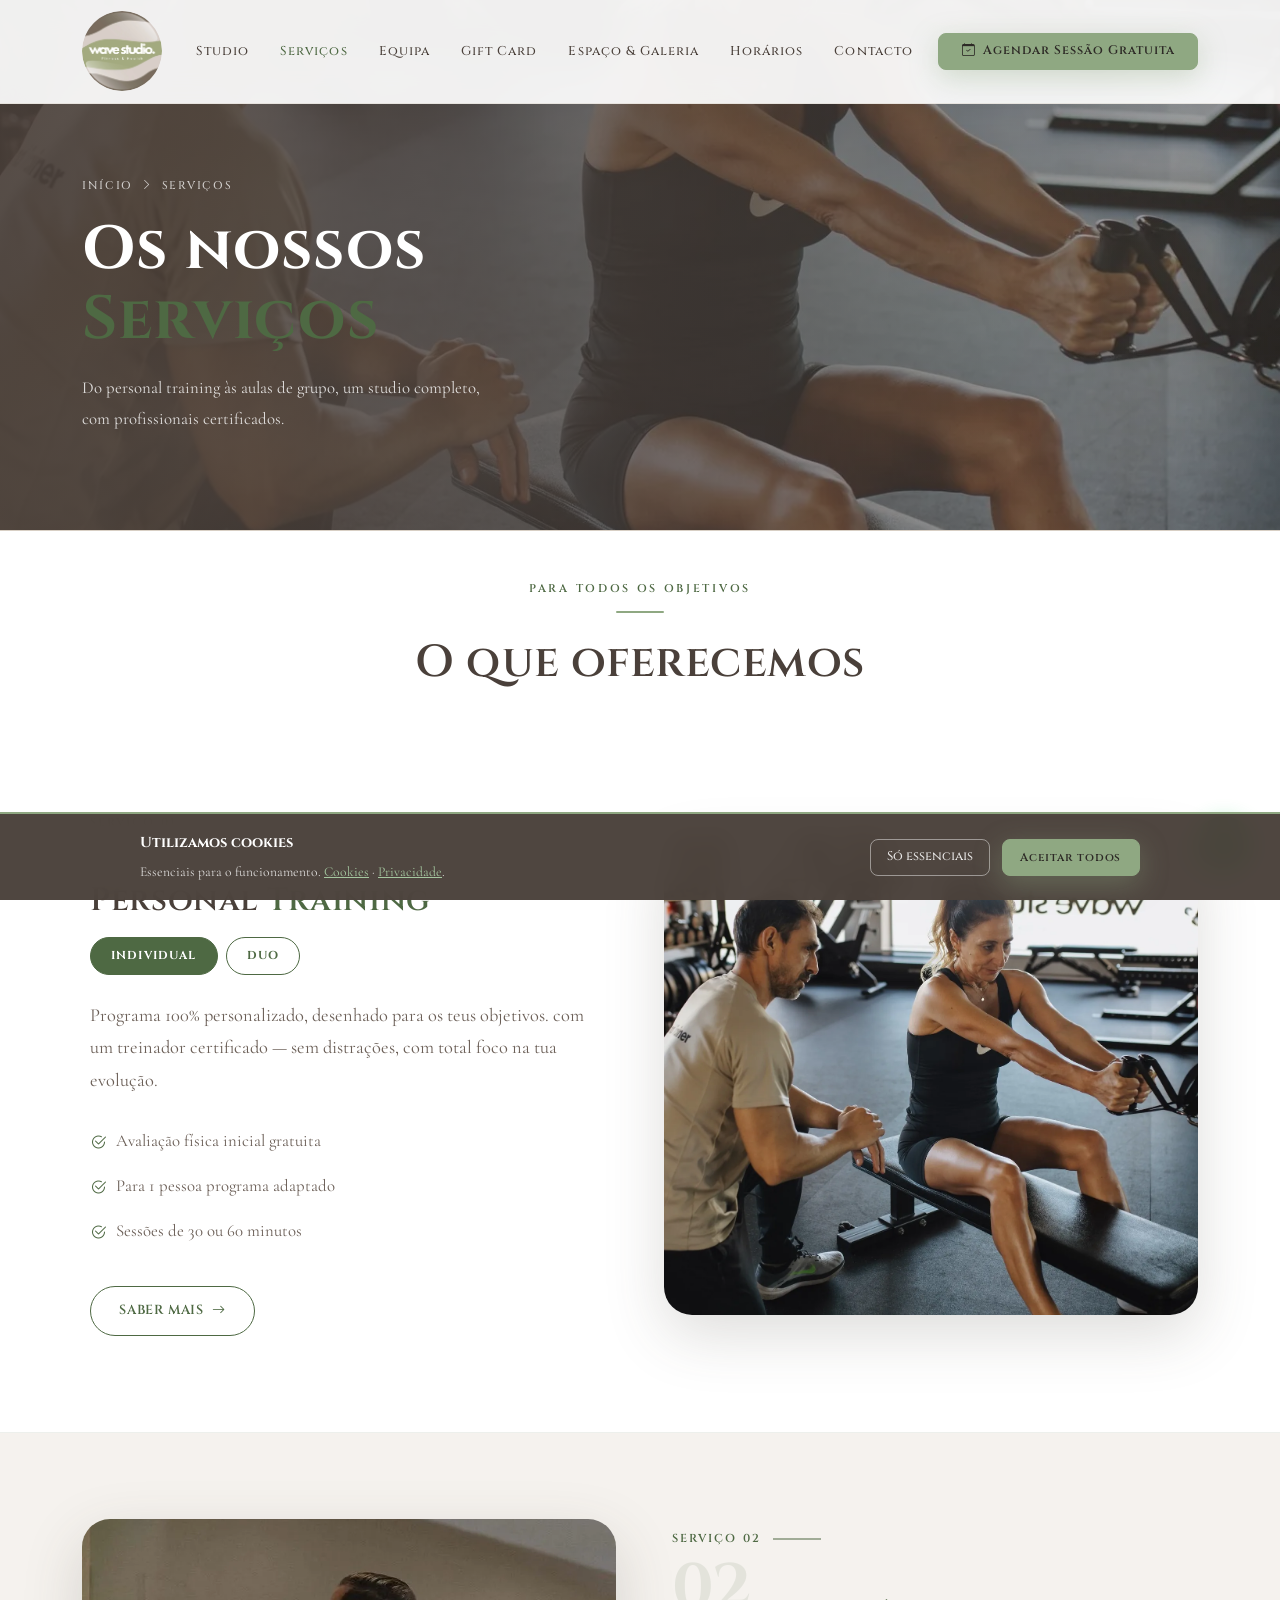
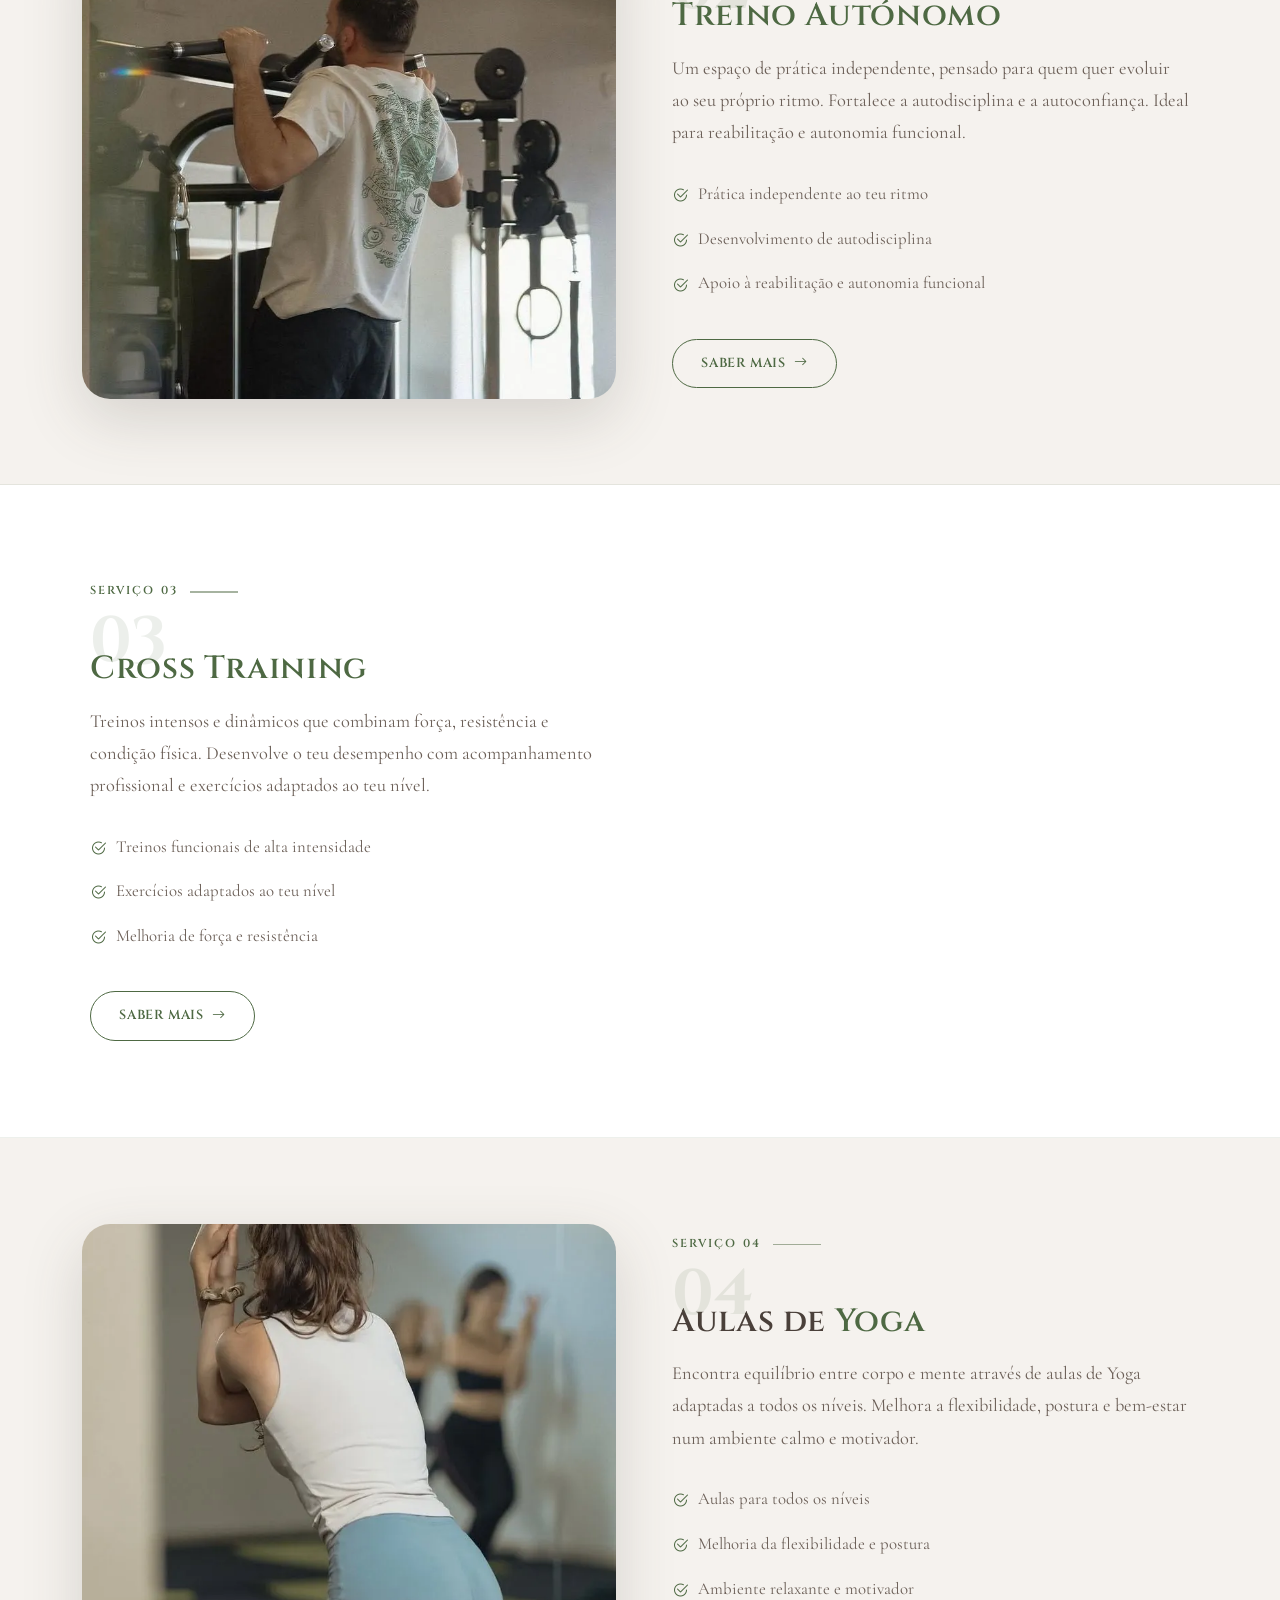
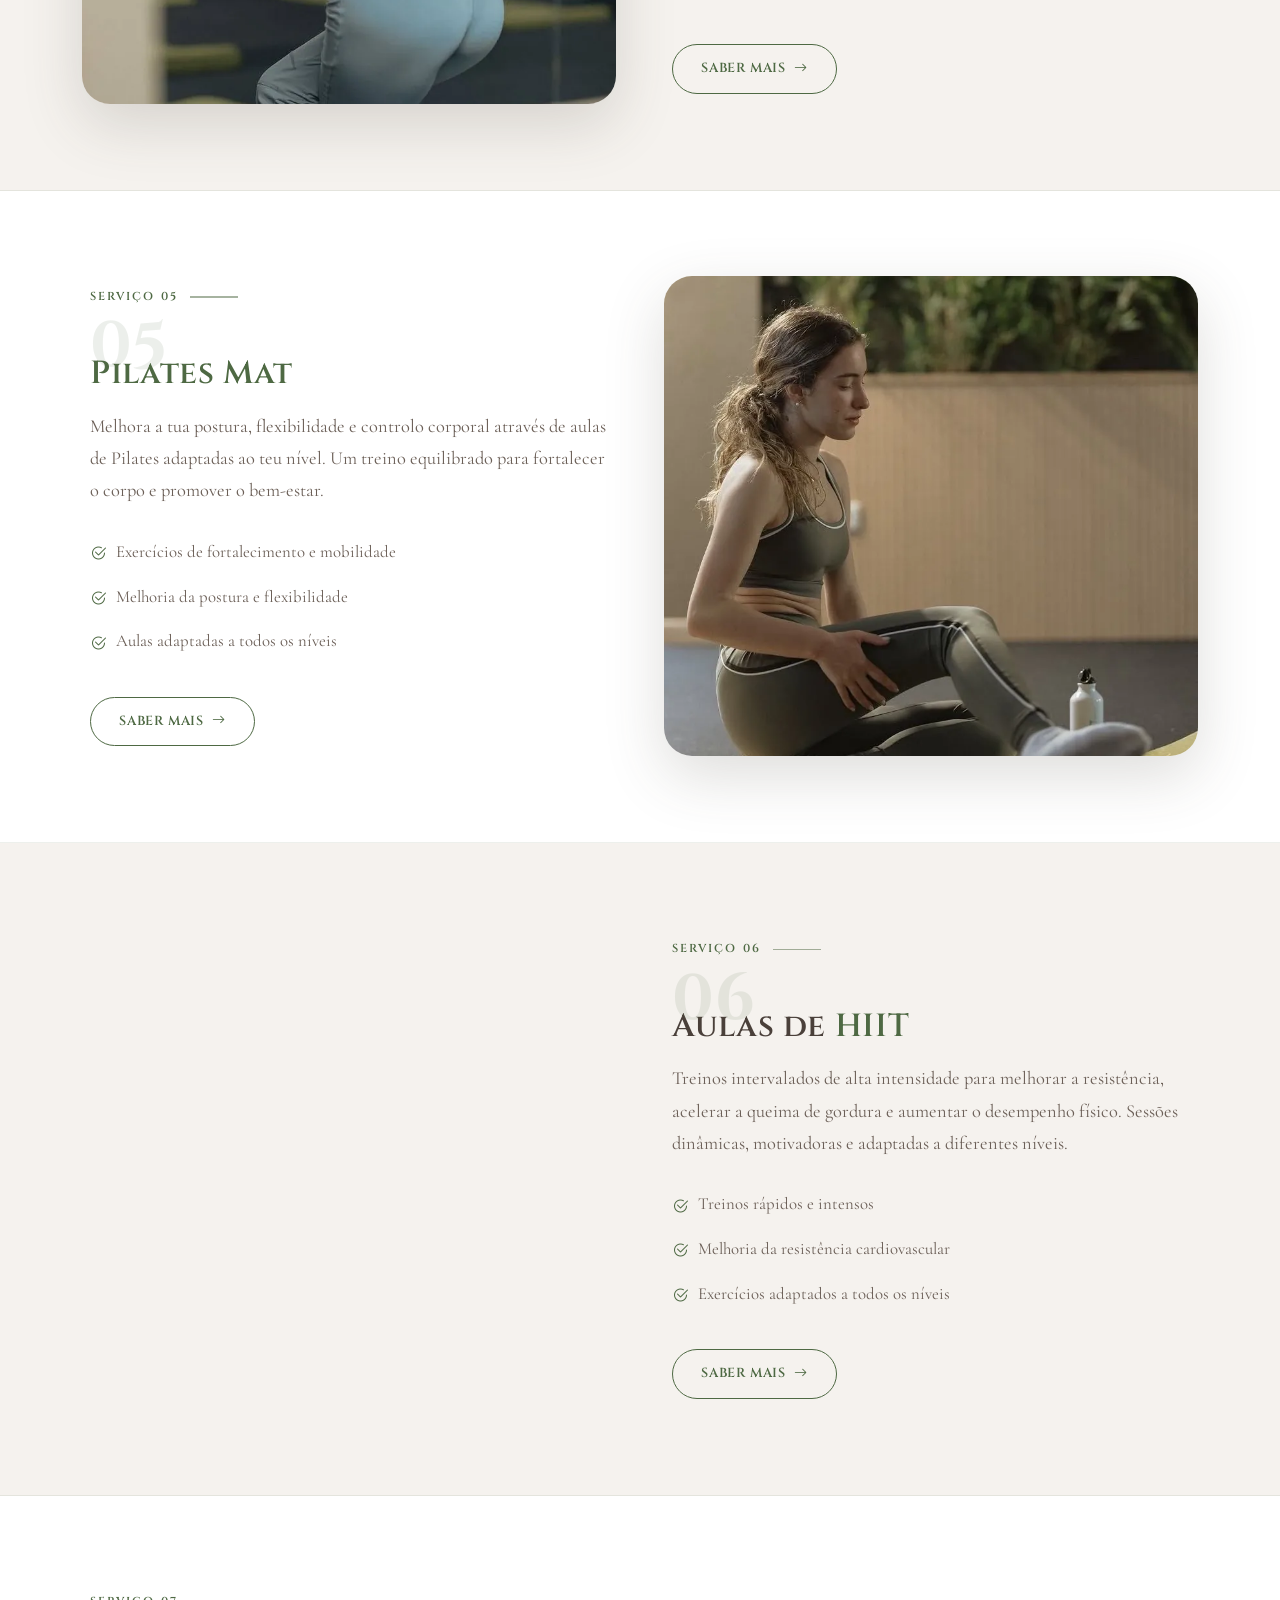
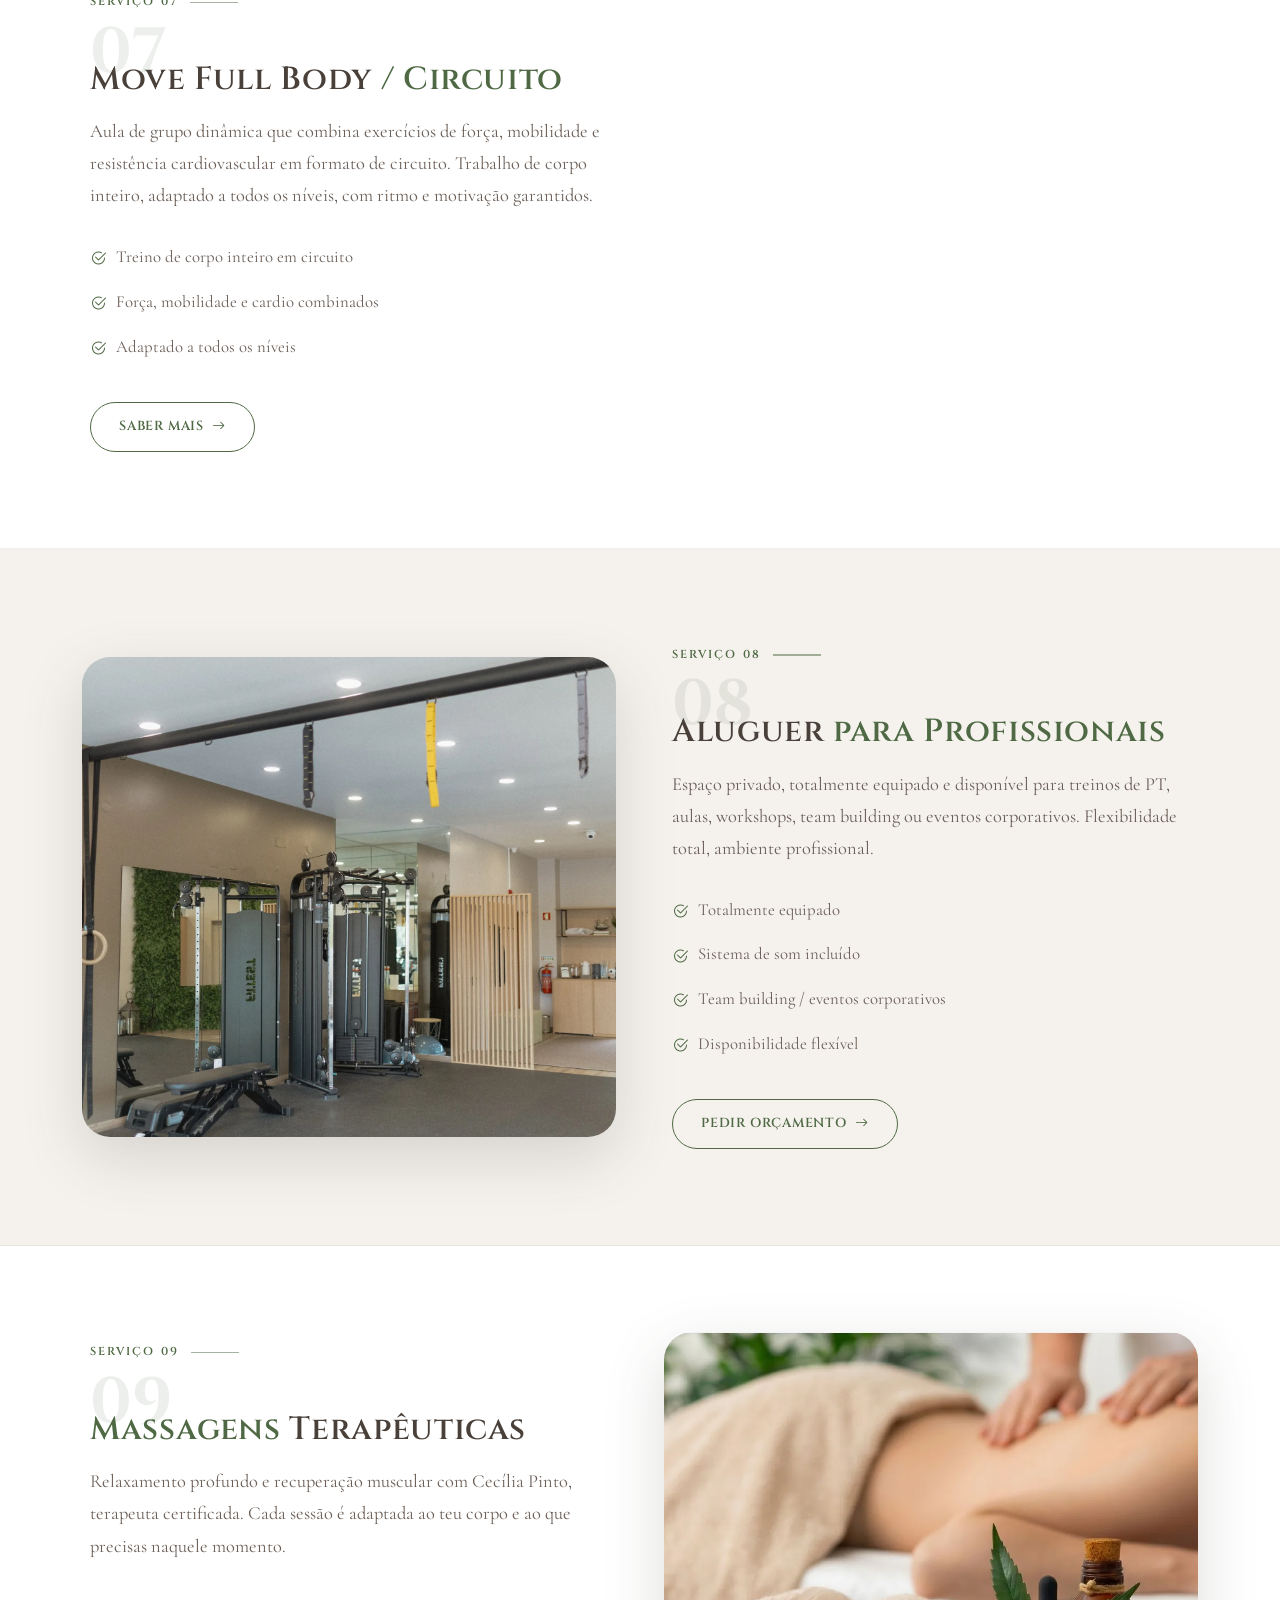
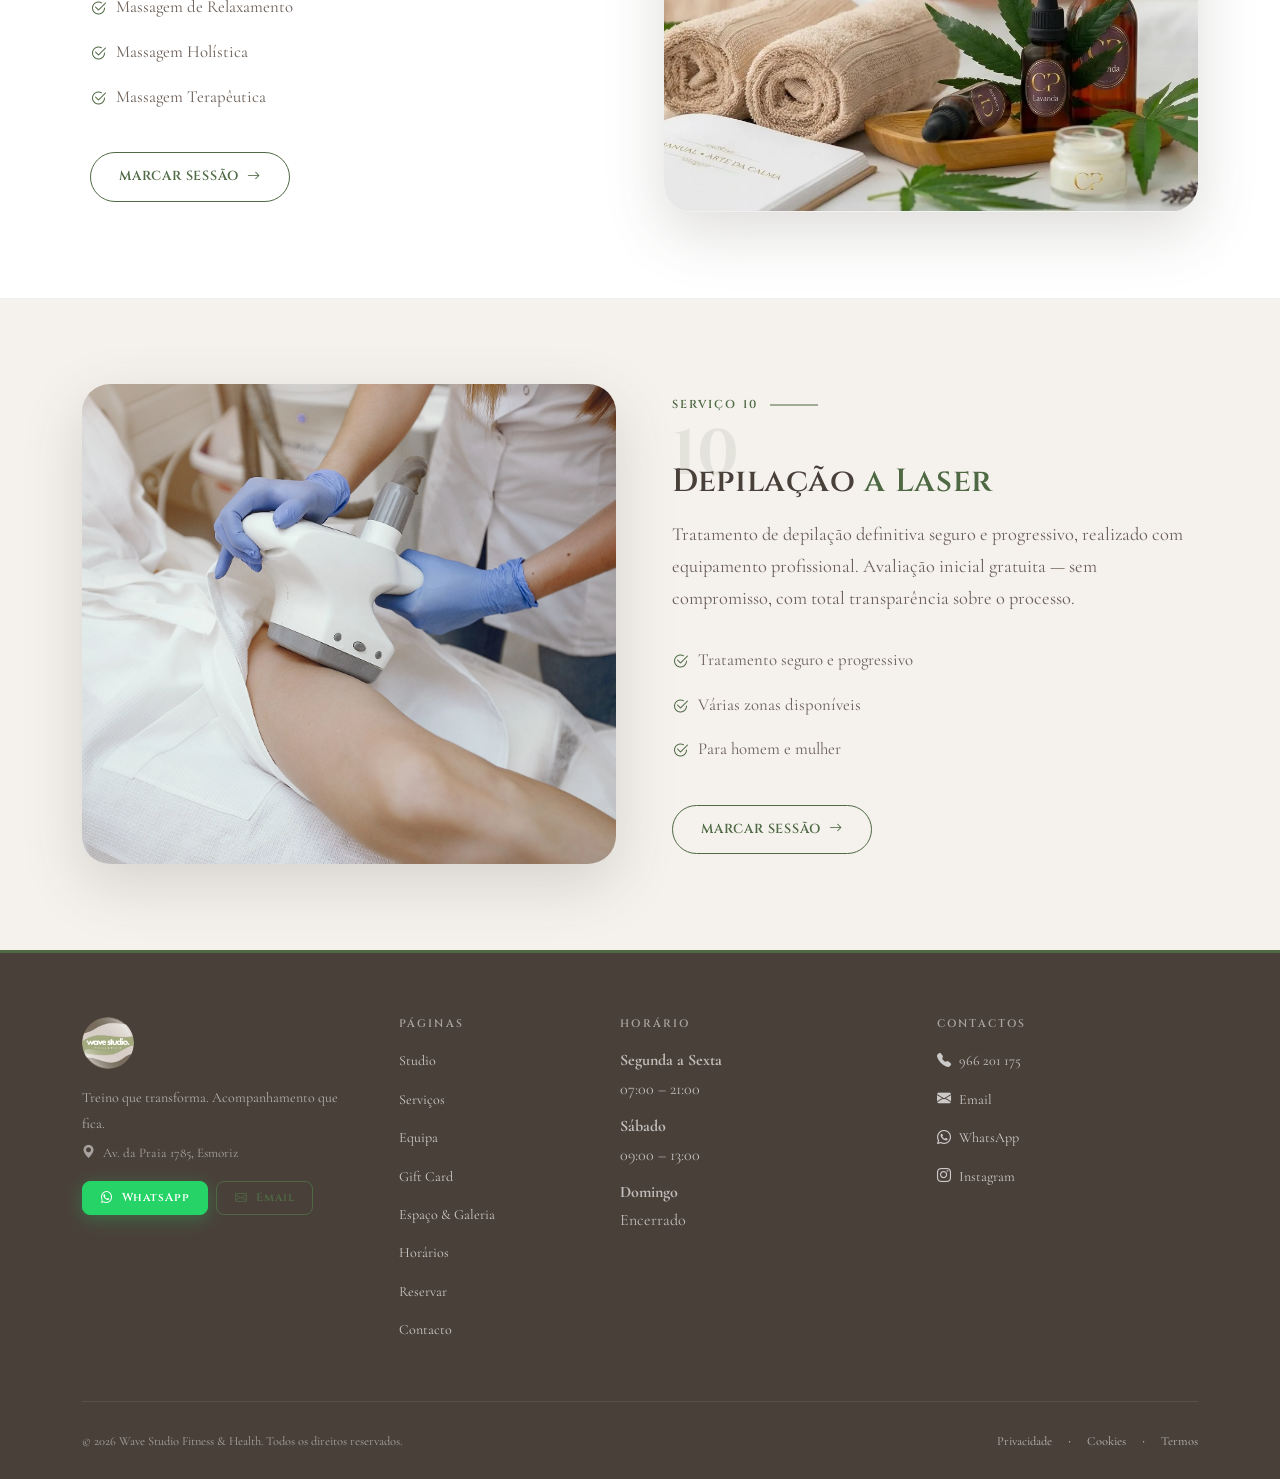
<file: pages/servicos.html>
<!DOCTYPE html>
<html lang="pt-PT">
<head>
  <meta charset="UTF-8">
  <meta name="viewport" content="width=device-width, initial-scale=1.0">
  <meta name="theme-color" content="#4E6943">

  <title>Serviços — Wave Studio Fitness &amp; Health | Esmoriz</title>
  <meta name="description" content="PT Individual e Duo, Aulas de Grupo, Move Full Body, Yoga, Pilates, HIIT, Massagens Terapêuticas e Depilação Laser em Esmoriz. 1.ª sessão gratuita.">
  <meta name="robots" content="index, follow">
  <link rel="canonical" href="https://wave-studio-fitness.com/pages/servicos.html">
  <link rel="icon" href="/favicon.ico" sizes="any">
  <link rel="icon" type="image/png" sizes="32x32" href="../assets/icons/favicon-32.png">
  <link rel="icon" type="image/png" sizes="16x16" href="../assets/icons/favicon-16.png">
  <link rel="apple-touch-icon" sizes="180x180" href="../assets/icons/apple-touch-icon.png">
  <link rel="manifest" href="/site.webmanifest">

  <meta property="og:title"       content="Serviços — Wave Studio Fitness &amp; Health | Esmoriz">
  <meta property="og:description" content="PT Individual e Duo, Aulas de Grupo, Massagens e Laser. Sessão gratuita em Esmoriz.">
  <meta property="og:type"        content="website">
  <meta property="og:locale"      content="pt_PT">
  <meta property="og:image"       content="https://wave-studio-fitness.com/assets/images/logos/og-image.jpg">
  <meta property="og:url"         content="https://wave-studio-fitness.com/pages/servicos.html">

  <script type="application/ld+json">
  {
    "@context": "https://schema.org",
    "@type": "BreadcrumbList",
    "itemListElement": [
      { "@type": "ListItem", "position": 1, "name": "Início",   "item": "https://wave-studio-fitness.com/" },
      { "@type": "ListItem", "position": 2, "name": "Serviços", "item": "https://wave-studio-fitness.com/pages/servicos.html" }
    ]
  }
  </script>

  <link rel="preconnect" href="https://fonts.googleapis.com">
  <link rel="preconnect" href="https://fonts.gstatic.com" crossorigin>
  <link href="https://fonts.googleapis.com/css2?family=Cinzel:wght@400;500;600;700&family=Cormorant+Garamond:ital,wght@0,300;0,400;0,500;0,600;1,300;1,400&display=swap" rel="stylesheet">

  <link href="https://cdn.jsdelivr.net/npm/bootstrap@5.3.3/dist/css/bootstrap.min.css" rel="stylesheet" integrity="sha384-QWTKZyjpPEjISv5WaRU9OFeRpok6YctnYmDr5pNlyT2bRjXh0JMhjY6hW+ALEwIH" crossorigin="anonymous">
  <link rel="stylesheet" href="../assets/fonts/bootstrap-icons.css">
  <link rel="stylesheet" href="../assets/css/style.css">
  <link rel="stylesheet" href="../assets/css/overrides.css">

    <link rel="stylesheet" href="../assets/css/servicos.css">
</head>

<body>

  <a class="skip-link" href="#main-content">Saltar para o conteúdo</a>

<!-- ════════════════════════════════════════════════════
     NAVBAR — estrutura idêntica em todas as páginas do site
════════════════════════════════════════════════════ -->
  <nav class="navbar navbar-expand-lg fixed-top" id="navbar" aria-label="Navegação principal">
    <div class="container">
      <a class="navbar-brand" href="../index.html" aria-label="Wave Studio — página inicial">
        <img src="../assets/images/logos/logomarca.webp" alt="Wave Studio Fitness &amp; Health" class="navbar-logo" width="80" height="80" loading="eager">
      </a>
      <button class="navbar-toggler" type="button" data-bs-toggle="collapse" data-bs-target="#menuNav" aria-controls="menuNav" aria-expanded="false" aria-label="Abrir menu de navegação">
        <span class="navbar-toggler-icon"></span>
      </button>
      <div class="navbar-collapse collapse" id="menuNav">
        <ul class="navbar-nav ms-auto align-items-lg-center gap-lg-1" role="list">
          <li class="nav-item"><a class="nav-link" href="../index.html#sobre">Studio</a></li>
          <li class="nav-item"><a class="nav-link active" aria-current="page" href="servicos.html">Serviços</a></li>
          <li class="nav-item"><a class="nav-link" href="equipa.html">Equipa</a></li>
          <li class="nav-item"><a class="nav-link" href="../index.html#gift">Gift Card</a></li>
          <li class="nav-item"><a class="nav-link" href="galeria.html">Espaço &amp; Galeria</a></li>
          <li class="nav-item"><a class="nav-link" href="horarios.html">Horários</a></li>
          <li class="nav-item"><a class="nav-link" href="contactos.html">Contacto</a></li>
          <li class="nav-item ms-lg-2">
            <a class="btn btn-primary btn-nav" href="reservas.html">
              <i class="bi bi-calendar-check" aria-hidden="true"></i>
              <span>Agendar Sessão Gratuita</span>
            </a>
          </li>
        </ul>
      </div>
    </div>
  </nav>

  <main id="main-content" tabindex="-1">

    <!-- ════════════════════════════════════════════════════
         HERO DA PÁGINA — imagem de fundo + breadcrumb com âncoras
    ════════════════════════════════════════════════════ -->
    <section class="page-hero page-hero--img" aria-labelledby="h-servicos" style="background-image: url('../assets/images/services/pt-individual.webp')">
      <div class="page-hero__overlay" aria-hidden="true"></div>
      <div class="container page-hero__inner">
        <nav class="breadcrumb-wave" aria-label="Localização na página">
          <a href="../index.html">Início</a>
          <i class="bi bi-chevron-right" aria-hidden="true"></i>
          <span aria-current="page">Serviços</span>
        </nav>
        <h1 id="h-servicos" class="page-hero__titulo">
          Os nossos<br>
          <span class="txt-accent">Serviços</span>
        </h1>
        <p class="page-hero__sub">
          Do personal training às aulas de grupo, um studio completo,<br>
          com profissionais certificados.
        </p>
      </div>
    </section>

    <!-- ════════════════════════════════════════════════════
         LISTA DE SERVIÇOS — um bloco <article> por serviço,
         alternando imagem à esquerda/direita
    ════════════════════════════════════════════════════ -->
    <section aria-labelledby="h-servicos-lista">

      <div class="container">
        <div class="text-center pt-5 pb-2 reveal">
          <span class="sec-label">Para todos os objetivos</span>
          <span class="deco-line deco-line--center" aria-hidden="true"></span>
          <h2 id="h-servicos-lista" class="sec-title">O que oferecemos</h2>
        </div>
      </div>

      <!-- ── 01 Personal Training — Individual & Duo ──────────
           Ímpar → texto esquerda, imagem direita.
           Toggle Individual|Duo via .pt-tab--active / .pt-panel--active.
           JS: módulo ptTabs() em site.js.
      ────────────────────────────────────────────────────── -->
      <article class="servico-row" aria-labelledby="h-sv-01">
        <div class="container">
          <div class="row g-5 align-items-center">

            <div class="col-lg-6 reveal order-lg-1 order-2">
              <div class="servico-content">
                <span class="servico-label">Serviço 01</span>
                <span class="servico-num" aria-hidden="true">01</span>
                <h3 id="h-sv-01" class="servico-title">
                  Personal <span class="txt-accent">Training</span>
                </h3>

                <div class="pt-tabs" id="ptTabs">
                  <button class="pt-tab pt-tab--active" data-panel="pt-individual" type="button">Individual</button>
                  <button class="pt-tab"                data-panel="pt-duo"        type="button">Duo</button>
                </div>

                <div class="pt-panel pt-panel--active" id="pt-individual">
                  <p class="servico-desc">
                    Programa 100% personalizado, desenhado para os teus objetivos.
                    com um treinador certificado — sem distrações,
                    com total foco na tua evolução.
                  </p>
                  <ul class="servico-list" role="list">
                    <li><i class="bi bi-check2-circle" aria-hidden="true"></i>Avaliação física inicial gratuita</li>
                    <li><i class="bi bi-check2-circle" aria-hidden="true"></i>Para 1 pessoa programa adaptado</li>
                    <li><i class="bi bi-check2-circle" aria-hidden="true"></i>Sessões de 30 ou 60 minutos</li>
                    <!--<li><i class="bi bi-check2-circle" aria-hidden="true"></i>Sessões de 30 ou 60 minutos</li>-->
                  </ul>
                  <a href="https://wa.me/351966201175?text=Ol%C3%A1!%20Quero%20marcar%20PT%20Individual%20gratuito." target="_blank" rel="noopener noreferrer" class="servico-cta">
                    Saber Mais
                    <i class="bi bi-arrow-right" aria-hidden="true"></i>
                  </a>
                </div>

                <div class="pt-panel" id="pt-duo">
                  <p class="servico-desc">
                    Treina com um amigo ou parceiro — motivação a dobrar, custo partilhado.
                    Programa adaptado aos dois em simultâneo, com sessões supervisionadas.
                  </p>
                  <ul class="servico-list" role="list">
                    <li><i class="bi bi-check2-circle" aria-hidden="true"></i>Para 2 pessoas em simultâneo</li>
                    <li><i class="bi bi-check2-circle" aria-hidden="true"></i>Programa adaptado a ambos</li>
                    <li><i class="bi bi-check2-circle" aria-hidden="true"></i>Sessões de 30 ou 60 minutos</li>
                    <!--<li><i class="bi bi-check2-circle" aria-hidden="true"></i>1.ª sessão gratuita</li>-->
                  </ul>
                  <a href="https://wa.me/351966201175?text=Ol%C3%A1!%20Quero%20saber%20mais%20sobre%20PT%20Duo." target="_blank" rel="noopener noreferrer" class="servico-cta">
                    Saber mais
                    <i class="bi bi-arrow-right" aria-hidden="true"></i>
                   <!--<span class="visually-hidden">(abre WhatsApp)</span>-->
                  </a>
                </div>

              </div>
            </div>

            <div class="col-lg-6 reveal anim-delay-2 order-lg-2 order-1">
              <div class="servico-img-wrap">
                <!--<span class="servico-badge" aria-label="Primeira sessão gratuita">1.ª Grátis</span>-->
                <img
                  id="pt-img"
                  src="../assets/images/services/pt-individual.webp"
                  alt="Personal trainer em sessão individual com cliente no Wave Studio"
                  loading="lazy"
                  width="780"
                  height="480"
                >
              </div>
            </div>

          </div>
        </div>
      </article>

      <!-- ── 02 Treino Autónomo ────────────────────────────────
           Par → imagem esquerda, texto direita
      ────────────────────────────────────────────────────── -->
      <article class="servico-row servico-row--creme" aria-labelledby="h-sv-02">
        <div class="container">
          <div class="row g-5 align-items-center">

            <div class="col-lg-6 reveal anim-delay-2 order-lg-1 order-1">
              <div class="servico-img-wrap">
                <!--<span class="servico-badge" aria-label="Primeira sessão gratuita">1.ª Grátis</span>-->
                <img
                  src="../assets/images/services/treino-autonomo.webp"
                  alt="Pessoa a realizar treino autónomo de forma independente no Wave Studio"
                  loading="lazy"
                  width="780"
                  height="480"
                >
              </div>
            </div>

            <div class="col-lg-6 reveal order-lg-2 order-2">
              <div class="servico-content">
                <span class="servico-label">Serviço 02</span>
                <span class="servico-num" aria-hidden="true">02</span>
                <h3 id="h-sv-02" class="servico-title">
                  <span class="txt-accent">Treino Autónomo</span>
                </h3>
                <p class="servico-desc">
                  Um espaço de prática independente, pensado para quem quer evoluir ao seu próprio
                  ritmo. Fortalece a autodisciplina e a autoconfiança. Ideal para reabilitação e
                  autonomia funcional.
                </p>
                <ul class="servico-list" role="list">
                  <li><i class="bi bi-check2-circle" aria-hidden="true"></i>Prática independente ao teu ritmo</li>
                  <li><i class="bi bi-check2-circle" aria-hidden="true"></i>Desenvolvimento de autodisciplina</li>
                  <li><i class="bi bi-check2-circle" aria-hidden="true"></i>Apoio à reabilitação e autonomia funcional</li>
                </ul>
                <a href="https://wa.me/351966201175?text=Ol%C3%A1!%20Quero%20saber%20mais%20sobre%20Treino%20Aut%C3%B3nomo." target="_blank" rel="noopener noreferrer" class="servico-cta">
                  Saber mais
                  <i class="bi bi-arrow-right" aria-hidden="true"></i>
                </a>
              </div>
            </div>

          </div>
        </div>
      </article>

      <!-- ── 03 Cross Training ────────────────────────────────
           Ímpar → texto esquerda, imagem direita
      ────────────────────────────────────────────────────── -->
      <article class="servico-row" aria-labelledby="h-sv-03">
        <div class="container">
          <div class="row g-5 align-items-center">

            <div class="col-lg-6 reveal order-lg-1 order-2">
              <div class="servico-content">
                <span class="servico-label">Serviço 03</span>
                <span class="servico-num" aria-hidden="true">03</span>
                <h3 id="h-sv-03" class="servico-title">
                  <span class="txt-accent">Cross Training</span>
                </h3>
                <p class="servico-desc">
                  Treinos intensos e dinâmicos que combinam força, resistência e condição física.
                  Desenvolve o teu desempenho com acompanhamento profissional e exercícios adaptados ao teu nível.
                </p>
                <ul class="servico-list" role="list">
                  <li><i class="bi bi-check2-circle" aria-hidden="true"></i>Treinos funcionais de alta intensidade</li>
                  <li><i class="bi bi-check2-circle" aria-hidden="true"></i>Exercícios adaptados ao teu nível</li>
                  <li><i class="bi bi-check2-circle" aria-hidden="true"></i>Melhoria de força e resistência</li>
                  <!--<li><i class="bi bi-check2-circle" aria-hidden="true"></i>Sessão experimental gratuita</li>-->
                </ul>
                <a href="https://wa.me/351966201175?text=Ol%C3%A1!%20Quero%20saber%20mais%20sobre%20Cross%20Training." target="_blank" rel="noopener noreferrer" class="servico-cta">
                  Saber mais
                  <i class="bi bi-arrow-right" aria-hidden="true"></i>
                  <span class="visually-hidden">(abre WhatsApp)</span>
                </a>
              </div>
            </div>

            <div class="col-lg-6 reveal anim-delay-2 order-lg-2 order-1">
              <!--<div class="servico-img-wrap">
                <img
                  src="../assets/images/services/cross-training.webp"
                  alt="Grupo a treinar Cross Training com acompanhamento profissional no Wave Studio"
                  loading="lazy"
                  width="780"
                  height="480"
                >
              </div>-->
            </div>

          </div>
        </div>
      </article>

      <!-- ── 04 Yoga ──────────────────────────────────────────
           Par → imagem esquerda, texto direita
      ────────────────────────────────────────────────────── -->
      <article class="servico-row servico-row--creme" aria-labelledby="h-sv-04">
        <div class="container">
          <div class="row g-5 align-items-center">

            <div class="col-lg-6 reveal anim-delay-2 order-lg-1 order-1">
              <div class="servico-img-wrap">
                <!--<span class="servico-badge" aria-label="Primeira sessão gratuita">1.ª Grátis</span>-->
                <img
                  src="../assets/images/services/yoga.webp"
                  alt="Aula de Yoga em grupo no Wave Studio Esmoriz"
                  loading="lazy"
                  width="780"
                  height="480"
                >
              </div>
            </div>

            <div class="col-lg-6 reveal order-lg-2 order-2">
              <div class="servico-content">
                <span class="servico-label">Serviço 04</span>
                <span class="servico-num" aria-hidden="true">04</span>
                <h3 id="h-sv-04" class="servico-title">
                  Aulas de <span class="txt-accent">Yoga</span>
                </h3>
                <p class="servico-desc">
                  Encontra equilíbrio entre corpo e mente através de aulas de Yoga adaptadas a todos
                  os níveis. Melhora a flexibilidade, postura e bem-estar num ambiente calmo e motivador.
                </p>
                <ul class="servico-list" role="list">
                  <li><i class="bi bi-check2-circle" aria-hidden="true"></i>Aulas para todos os níveis</li>
                  <li><i class="bi bi-check2-circle" aria-hidden="true"></i>Melhoria da flexibilidade e postura</li>
                  <li><i class="bi bi-check2-circle" aria-hidden="true"></i>Ambiente relaxante e motivador</li>
                  <!--<li><i class="bi bi-check2-circle" aria-hidden="true"></i>Sessão experimental gratuita</li>-->
                </ul>
                <a href="https://wa.me/351966201175?text=Ol%C3%A1!%20Quero%20saber%20mais%20sobre%20as%20aulas%20de%20Yoga." target="_blank" rel="noopener noreferrer" class="servico-cta">
                  Saber mais
                  <i class="bi bi-arrow-right" aria-hidden="true"></i>
                </a>
              </div>
            </div>

          </div>
        </div>
      </article>

      <!-- ── 05 Pilates Mat ───────────────────────────────────────
           Ímpar → texto esquerda, imagem direita
      ────────────────────────────────────────────────────── -->
      <article class="servico-row" aria-labelledby="h-sv-05">
        <div class="container">
          <div class="row g-5 align-items-center">

            <div class="col-lg-6 reveal order-lg-1 order-2">
              <div class="servico-content">
                <span class="servico-label">Serviço 05</span>
                <span class="servico-num" aria-hidden="true">05</span>
                <h3 id="h-sv-05" class="servico-title">
                  <span class="txt-accent">Pilates Mat</span>
                </h3>
                <p class="servico-desc">
                  Melhora a tua postura, flexibilidade e controlo corporal através de aulas de Pilates
                  adaptadas ao teu nível. Um treino equilibrado para fortalecer o corpo e promover o bem-estar.
                </p>
                <ul class="servico-list" role="list">
                  <li><i class="bi bi-check2-circle" aria-hidden="true"></i>Exercícios de fortalecimento e mobilidade</li>
                  <li><i class="bi bi-check2-circle" aria-hidden="true"></i>Melhoria da postura e flexibilidade</li>
                  <li><i class="bi bi-check2-circle" aria-hidden="true"></i>Aulas adaptadas a todos os níveis</li>
                 <!-- <li><i class="bi bi-check2-circle" aria-hidden="true"></i>Sessão experimental gratuita</li>-->
                </ul>
                <a href="https://wa.me/351966201175?text=Ol%C3%A1!%20Quero%20saber%20mais%20sobre%20Pilates." target="_blank" rel="noopener noreferrer" class="servico-cta">
                  Saber mais
                  <i class="bi bi-arrow-right" aria-hidden="true"></i>
                 <!--<span class="visually-hidden">(abre WhatsApp)</span>-->
                </a>
              </div>
            </div>

            <div class="col-lg-6 reveal anim-delay-2 order-lg-2 order-1">
              <div class="servico-img-wrap">
                <img
                  src="../assets/images/services/pilates.webp"
                  alt="Aula de Pilates com acompanhamento profissional no Wave Studio"
                  loading="lazy"
                  width="780"
                  height="480"
                >
              </div>
            </div>

          </div>
        </div>
      </article>

      <!-- ── 06 HIIT ───────────────────────────────────────────
           Par → imagem esquerda, texto direita
      ────────────────────────────────────────────────────── -->
      <article class="servico-row servico-row--creme" aria-labelledby="h-sv-06">
        <div class="container">
          <div class="row g-5 align-items-center">

            <div class="col-lg-6 reveal anim-delay-2 order-lg-1 order-1">
              <!--<div class="servico-img-wrap">
                
                <img
                  src="../assets/images/services/hiit.webp"
                  alt="Aula de HIIT em grupo no Wave Studio Esmoriz"
                  loading="lazy"
                  width="780"
                  height="480"
                >
              </div>-->
            </div>

            <div class="col-lg-6 reveal order-lg-2 order-2">
              <div class="servico-content">
                <span class="servico-label">Serviço 06</span>
                <span class="servico-num" aria-hidden="true">06</span>
                <h3 id="h-sv-06" class="servico-title">
                  Aulas de <span class="txt-accent">HIIT</span>
                </h3>
                <p class="servico-desc">
                  Treinos intervalados de alta intensidade para melhorar a resistência, acelerar a
                  queima de gordura e aumentar o desempenho físico. Sessões dinâmicas, motivadoras
                  e adaptadas a diferentes níveis.
                </p>
                <ul class="servico-list" role="list">
                  <li><i class="bi bi-check2-circle" aria-hidden="true"></i>Treinos rápidos e intensos</li>
                  <li><i class="bi bi-check2-circle" aria-hidden="true"></i>Melhoria da resistência cardiovascular</li>
                  <li><i class="bi bi-check2-circle" aria-hidden="true"></i>Exercícios adaptados a todos os níveis</li>
                  <!--<li><i class="bi bi-check2-circle" aria-hidden="true"></i>Sessão experimental gratuita</li>-->
                </ul>
                <a href="https://wa.me/351966201175?text=Ol%C3%A1!%20Quero%20saber%20mais%20sobre%20as%20aulas%20de%20HIIT." target="_blank" rel="noopener noreferrer" class="servico-cta">
                  Saber mais
                  <i class="bi bi-arrow-right" aria-hidden="true"></i>
                </a>
              </div>
            </div>

          </div>
        </div>
      </article>

      <!-- ── 07 Move Full Body / Circuito ─────────────────────
           Ímpar → texto esquerda, imagem direita
      ────────────────────────────────────────────────────── -->
      <article class="servico-row" aria-labelledby="h-sv-07">
        <div class="container">
          <div class="row g-5 align-items-center">

            <div class="col-lg-6 reveal order-lg-1 order-2">
              <div class="servico-content">
                <span class="servico-label">Serviço 07</span>
                <span class="servico-num" aria-hidden="true">07</span>
                <h3 id="h-sv-07" class="servico-title">
                  Move Full Body <span class="txt-accent">/ Circuito</span>
                </h3>
                <p class="servico-desc">
                  Aula de grupo dinâmica que combina exercícios de força, mobilidade e resistência
                  cardiovascular em formato de circuito. Trabalho de corpo inteiro, adaptado a todos
                  os níveis, com ritmo e motivação garantidos.
                </p>
                <ul class="servico-list" role="list">
                  <li><i class="bi bi-check2-circle" aria-hidden="true"></i>Treino de corpo inteiro em circuito</li>
                  <li><i class="bi bi-check2-circle" aria-hidden="true"></i>Força, mobilidade e cardio combinados</li>
                  <li><i class="bi bi-check2-circle" aria-hidden="true"></i>Adaptado a todos os níveis</li>
                  <!--<li><i class="bi bi-check2-circle" aria-hidden="true"></i>Sessão experimental gratuita</li>-->
                </ul>
                <a href="https://wa.me/351966201175?text=Ol%C3%A1!%20Quero%20saber%20mais%20sobre%20Move%20Full%20Body%20%2F%20Circuito." target="_blank" rel="noopener noreferrer" class="servico-cta">
                  Saber mais
                  <i class="bi bi-arrow-right" aria-hidden="true"></i>
                </a>
              </div>
            </div>

            <div class="col-lg-6 reveal anim-delay-2 order-lg-2 order-1">
              <!--<div class="servico-img-wrap">
                <img
                  src="../assets/images/services/move-full-body.webp"
                  alt="Aula de Move Full Body em formato circuito no Wave Studio Esmoriz"
                  loading="lazy"
                  width="780"
                  height="480"
                >
              </div>-->
            </div>

          </div>
        </div>
      </article>

      <!-- ── 08 Aluguer para Profissionais ────────────────────
           Par → imagem esquerda, texto direita
      ────────────────────────────────────────────────────── -->
      <article class="servico-row servico-row--creme" aria-labelledby="h-sv-08">
        <div class="container">
          <div class="row g-5 align-items-center">

            <div class="col-lg-6 reveal anim-delay-2 order-lg-1 order-1">
              <div class="servico-img-wrap">
                <img
                  src="../assets/images/backgrounds/nosso-espaco.webp"
                  alt="Espaço Wave Studio disponível para aluguer por hora em Esmoriz"
                  loading="lazy"
                  width="780"
                  height="480"
                >
              </div>
            </div>

            <div class="col-lg-6 reveal order-lg-2 order-2">
              <div class="servico-content">
                <span class="servico-label">Serviço 08</span>
                <span class="servico-num" aria-hidden="true">08</span>
                <h3 id="h-sv-08" class="servico-title">
                  Aluguer <span class="txt-accent">para Profissionais</span>
                </h3>
                <p class="servico-desc">
                  Espaço privado, totalmente equipado e disponível para treinos de PT, aulas, workshops,
                  team building ou eventos corporativos. Flexibilidade total, ambiente profissional.
                </p>
                <ul class="servico-list" role="list">
                  <li><i class="bi bi-check2-circle" aria-hidden="true"></i>Totalmente equipado</li>
                  <li><i class="bi bi-check2-circle" aria-hidden="true"></i>Sistema de som incluído</li>
                  <li><i class="bi bi-check2-circle" aria-hidden="true"></i>Team building / eventos corporativos</li>
                  <li><i class="bi bi-check2-circle" aria-hidden="true"></i>Disponibilidade flexível</li>
                </ul>
                <a href="https://wa.me/351966201175?text=Ol%C3%A1!%20Gostaria%20de%20saber%20sobre%20o%20aluguer%20do%20espa%C3%A7o." target="_blank" rel="noopener noreferrer" class="servico-cta">
                  Pedir orçamento
                  <i class="bi bi-arrow-right" aria-hidden="true"></i>
                  <span class="visually-hidden">(abre WhatsApp)</span>
                </a>
              </div>
            </div>

          </div>
        </div>
      </article>

      <!-- ── 09 Massagens Terapêuticas ────────────────────────
           Ímpar → texto esquerda, imagem direita
      ────────────────────────────────────────────────────── -->
      <article class="servico-row" aria-labelledby="h-sv-09">
        <div class="container">
          <div class="row g-5 align-items-center">

            <div class="col-lg-6 reveal order-lg-1 order-2">
              <div class="servico-content">
                <span class="servico-label">Serviço 09</span>
                <span class="servico-num" aria-hidden="true">09</span>
                <h3 id="h-sv-09" class="servico-title">
                  <span class="txt-accent">Massagens</span> Terapêuticas
                </h3>
                <p class="servico-desc">
                  Relaxamento profundo e recuperação muscular com Cecília Pinto, terapeuta certificada.
                  Cada sessão é adaptada ao teu corpo e ao que precisas naquele momento.
                </p>
                <ul class="servico-list" role="list">
                  <li><i class="bi bi-check2-circle" aria-hidden="true"></i>Massagem de Relaxamento</li>
                  <li><i class="bi bi-check2-circle" aria-hidden="true"></i>Massagem Holística</li>
                  <li><i class="bi bi-check2-circle" aria-hidden="true"></i>Massagem Terapêutica</li>
                  <!--<li><i class="bi bi-check2-circle" aria-hidden="true"></i>Recuperação Desportiva</li>-->
                </ul>
                <a href="https://wa.me/351966201175?text=Ol%C3%A1!%20Quero%20marcar%20sess%C3%A3o%20de%20massagem." target="_blank" rel="noopener noreferrer" class="servico-cta">
                  Marcar sessão
                  <i class="bi bi-arrow-right" aria-hidden="true"></i>
                  <span class="visually-hidden">(abre WhatsApp)</span>
                </a>
              </div>
            </div>

            <div class="col-lg-6 reveal anim-delay-2 order-lg-2 order-1">
              <div class="servico-img-wrap">
                <img
                  src="../assets/images/services/massagem-aromaterapia.webp"
                  alt="Sessão de massagem terapêutica com Cecília Pinto no Wave Studio"
                  loading="lazy"
                  width="780"
                  height="480"
                >
              </div>
            </div>

          </div>
        </div>
      </article>

      <!-- ── 10 Depilação a Laser ─────────────────────────────
           Par → imagem esquerda, texto direita
      ────────────────────────────────────────────────────── -->
      <article class="servico-row servico-row--creme" aria-labelledby="h-sv-10">
        <div class="container">
          <div class="row g-5 align-items-center">

            <div class="col-lg-6 reveal anim-delay-2 order-lg-1 order-1">
              <div class="servico-img-wrap">
                <img
                  src="../assets/images/services/depilacao-laser.webp"
                  alt="Tratamento de depilação a laser no Wave Studio Esmoriz"
                  loading="lazy"
                  width="780"
                  height="480"
                >
              </div>
            </div>

            <div class="col-lg-6 reveal order-lg-2 order-2">
              <div class="servico-content">
                <span class="servico-label">Serviço 10</span>
                <span class="servico-num" aria-hidden="true">10</span>
                <h3 id="h-sv-10" class="servico-title">
                  Depilação <span class="txt-accent">a Laser</span>
                </h3>
                <p class="servico-desc">
                  Tratamento de depilação definitiva seguro e progressivo, realizado com equipamento
                  profissional. Avaliação inicial gratuita — sem compromisso, com total transparência
                  sobre o processo.
                </p>
                <ul class="servico-list" role="list">
                  <li><i class="bi bi-check2-circle" aria-hidden="true"></i>Tratamento seguro e progressivo</li>
                  <li><i class="bi bi-check2-circle" aria-hidden="true"></i>Várias zonas disponíveis</li>
                  <li><i class="bi bi-check2-circle" aria-hidden="true"></i>Para homem e mulher</li>
                </ul>
                <a href="https://wa.me/351966201175?text=Ol%C3%A1!%20Quero%20saber%20mais%20sobre%20a%20depila%C3%A7%C3%A3o%20laser." target="_blank" rel="noopener noreferrer" class="servico-cta">
                  Marcar sessão
                  <i class="bi bi-arrow-right" aria-hidden="true"></i>
                  <!--<span class="visually-hidden">(abre WhatsApp)</span>-->
                </a>
              </div>
            </div>

          </div>
        </div>
      </article>

    </section>

    <!--<section class="cta-strip" aria-label="Agendar sessão gratuita">
      <div class="cta-strip__inner">
        <h2 class="cta-strip__h">A tua próxima sessão começa aqui.</h2>
        <p class="cta-strip__p">Primeira sessão gratuita — sem compromisso, sem pressão.</p>
        <div class="d-flex flex-wrap justify-content-center gap-3">
          <a href="reservas.html" class="btn btn-dark btn-lg">
            <i class="bi bi-calendar-check" aria-hidden="true"></i> Reservar sessão gratuita
          </a>
          <a href="https://wa.me/351966201175?text=Ol%C3%A1!%20Quero%20saber%20mais%20sobre%20os%20servi%C3%A7os." target="_blank" rel="noopener noreferrer" class="btn btn-wa btn-lg">
            <i class="bi bi-whatsapp" aria-hidden="true"></i> WhatsApp
            <span class="visually-hidden">(abre numa nova aba)</span>
          </a>
        </div>
        <p class="cta-strip__note">
          <i class="bi bi-shield-check me-2" aria-hidden="true"></i>
          1.ª sessão gratuita · Sem cartão · Sem compromisso
        </p>
      </div>
    </section>-->

  </main>

  <!-- ════════════════════════════════════════════════════
       FOOTER — estrutura idêntica em todas as páginas do site
  ════════════════════════════════════════════════════ -->
  <footer class="footer" role="contentinfo">
    <div class="container">
      <div class="row g-4 justify-content-between">

        <div class="col-lg-3">
          <img src="../assets/images/logos/logomarca.webp" alt="Wave Studio Fitness &amp; Health" class="footer__logo" width="52" height="52" loading="lazy">
          <p class="footer__tagline">Treino que transforma. Acompanhamento que fica.</p>
          <address class="footer__addr not-italic">
            <i class="bi bi-geo-alt-fill me-2" aria-hidden="true"></i>Av. da Praia 1785, Esmoriz
          </address>
          <div class="d-flex gap-2 flex-wrap mt-3">
            <a href="https://wa.me/351966201175" target="_blank" rel="noopener noreferrer" class="btn btn-wa btn-sm" aria-label="Contactar via WhatsApp (abre numa nova aba)">
              <i class="bi bi-whatsapp" aria-hidden="true"></i> WhatsApp
            </a>
            <a href="mailto:wavestudiofitness@gmail.com" class="btn btn-outline-salvia btn-sm">
              <i class="bi bi-envelope" aria-hidden="true"></i> Email
            </a>
          </div>
        </div>

        <div class="col-sm-6 col-lg-2">
          <h2 class="footer__h">Páginas</h2>
          <nav aria-label="Rodapé — páginas do site">
            <ul class="footer__links">
              <li><a href="../index.html#sobre" class="footer__link">Studio</a></li>
              <li><a href="servicos.html"       class="footer__link" aria-current="page">Serviços</a></li>
              <li><a href="equipa.html"         class="footer__link">Equipa</a></li>
              <li><a href="../index.html#gift"  class="footer__link">Gift Card</a></li>
              <li><a href="galeria.html"        class="footer__link">Espaço &amp; Galeria</a></li>
              <li><a href="horarios.html"       class="footer__link">Horários</a></li>
              <li><a href="reservas.html"       class="footer__link">Reservar</a></li>
              <li><a href="contactos.html"      class="footer__link">Contacto</a></li>
            </ul>
          </nav>
        </div>

        <div class="col-sm-6 col-lg-3">
          <h2 class="footer__h">Horário</h2>
          <dl class="footer__horario">
            <dt>Segunda a Sexta</dt><dd>07:00 – 21:00</dd>
            <dt>Sábado</dt>         <dd>09:00 – 13:00</dd>
            <dt>Domingo</dt>        <dd>Encerrado</dd>
          </dl>
        </div>

        <div class="col-sm-6 col-lg-3">
          <h2 class="footer__h">Contactos</h2>
          <ul class="footer__links">
            <li>
              <a href="tel:+351966201175" class="footer__link">
                <i class="bi bi-telephone-fill me-2" aria-hidden="true"></i>966 201 175
              </a>
            </li>
            <li>
              <a href="mailto:wavestudiofitness@gmail.com" class="footer__link">
                <i class="bi bi-envelope-fill me-2" aria-hidden="true"></i>Email
              </a>
            </li>
            <li>
              <a href="https://wa.me/351966201175" target="_blank" rel="noopener noreferrer" class="footer__link">
                <i class="bi bi-whatsapp me-2" aria-hidden="true"></i>WhatsApp
                <span class="visually-hidden">(abre numa nova aba)</span>
              </a>
            </li>
            <li>
              <a href="https://instagram.com/wavestudiofitness" target="_blank" rel="noopener noreferrer" class="footer__link">
                <i class="bi bi-instagram me-2" aria-hidden="true"></i>Instagram
                <span class="visually-hidden">(abre numa nova aba)</span>
              </a>
            </li>
          </ul>
        </div>

      </div>

      <div class="footer__base">
        <p class="footer__copy">© 2026 Wave Studio Fitness &amp; Health. Todos os direitos reservados.</p>
        <nav class="footer__legal" aria-label="Páginas legais">
          <a href="privacidade.html" class="footer__legal-link">Privacidade</a>
          <span aria-hidden="true">·</span>
          <a href="cookies.html"     class="footer__legal-link">Cookies</a>
          <span aria-hidden="true">·</span>
          <a href="termos.html"      class="footer__legal-link">Termos</a>
        </nav>
      </div>
    </div>
  </footer>

  <div id="bannerCookies" class="cookie-banner" role="dialog" aria-modal="true" aria-labelledby="ck-h" aria-describedby="ck-d" hidden>
    <div class="cookie-banner__inner">
      <div class="cookie-banner__txt">
        <strong id="ck-h">Utilizamos cookies</strong>
        <p id="ck-d">
          Essenciais para o funcionamento.
          <a href="cookies.html"     class="cookie-banner__link">Cookies</a> ·
          <a href="privacidade.html" class="cookie-banner__link">Privacidade</a>.
        </p>
      </div>
      <div class="cookie-banner__btns">
        <button id="btn-cookie-refuse" class="btn-ck-recusar">Só essenciais</button>
        <button id="btn-cookie-accept" class="btn btn-primary btn-sm">Aceitar todos</button>
      </div>
    </div>
  </div>

  <a href="https://wa.me/351966201175?text=Ol%C3%A1!%20Gostaria%20de%20saber%20mais%20sobre%20o%20Wave%20Studio." class="btn-whatsapp" target="_blank" rel="noopener noreferrer" aria-label="Contactar o Wave Studio via WhatsApp (abre numa nova aba)">
    <i class="bi bi-whatsapp" aria-hidden="true"></i>
  </a>

  <!-- ════════════════════════════════════════════════════
       SCRIPTS — Bootstrap + site.js
  ════════════════════════════════════════════════════ -->
  <script src="https://cdn.jsdelivr.net/npm/bootstrap@5.3.3/dist/js/bootstrap.bundle.min.js" integrity="sha384-YvpcrYf0tY3lHB60NNkmXc4s9bIOgUxi8T/jzmzH6wHs8lyxwQz8UhVxMrZjXhR" crossorigin="anonymous"></script>
  <script src="../assets/js/site.js"></script>

</body>
</html>
</file>
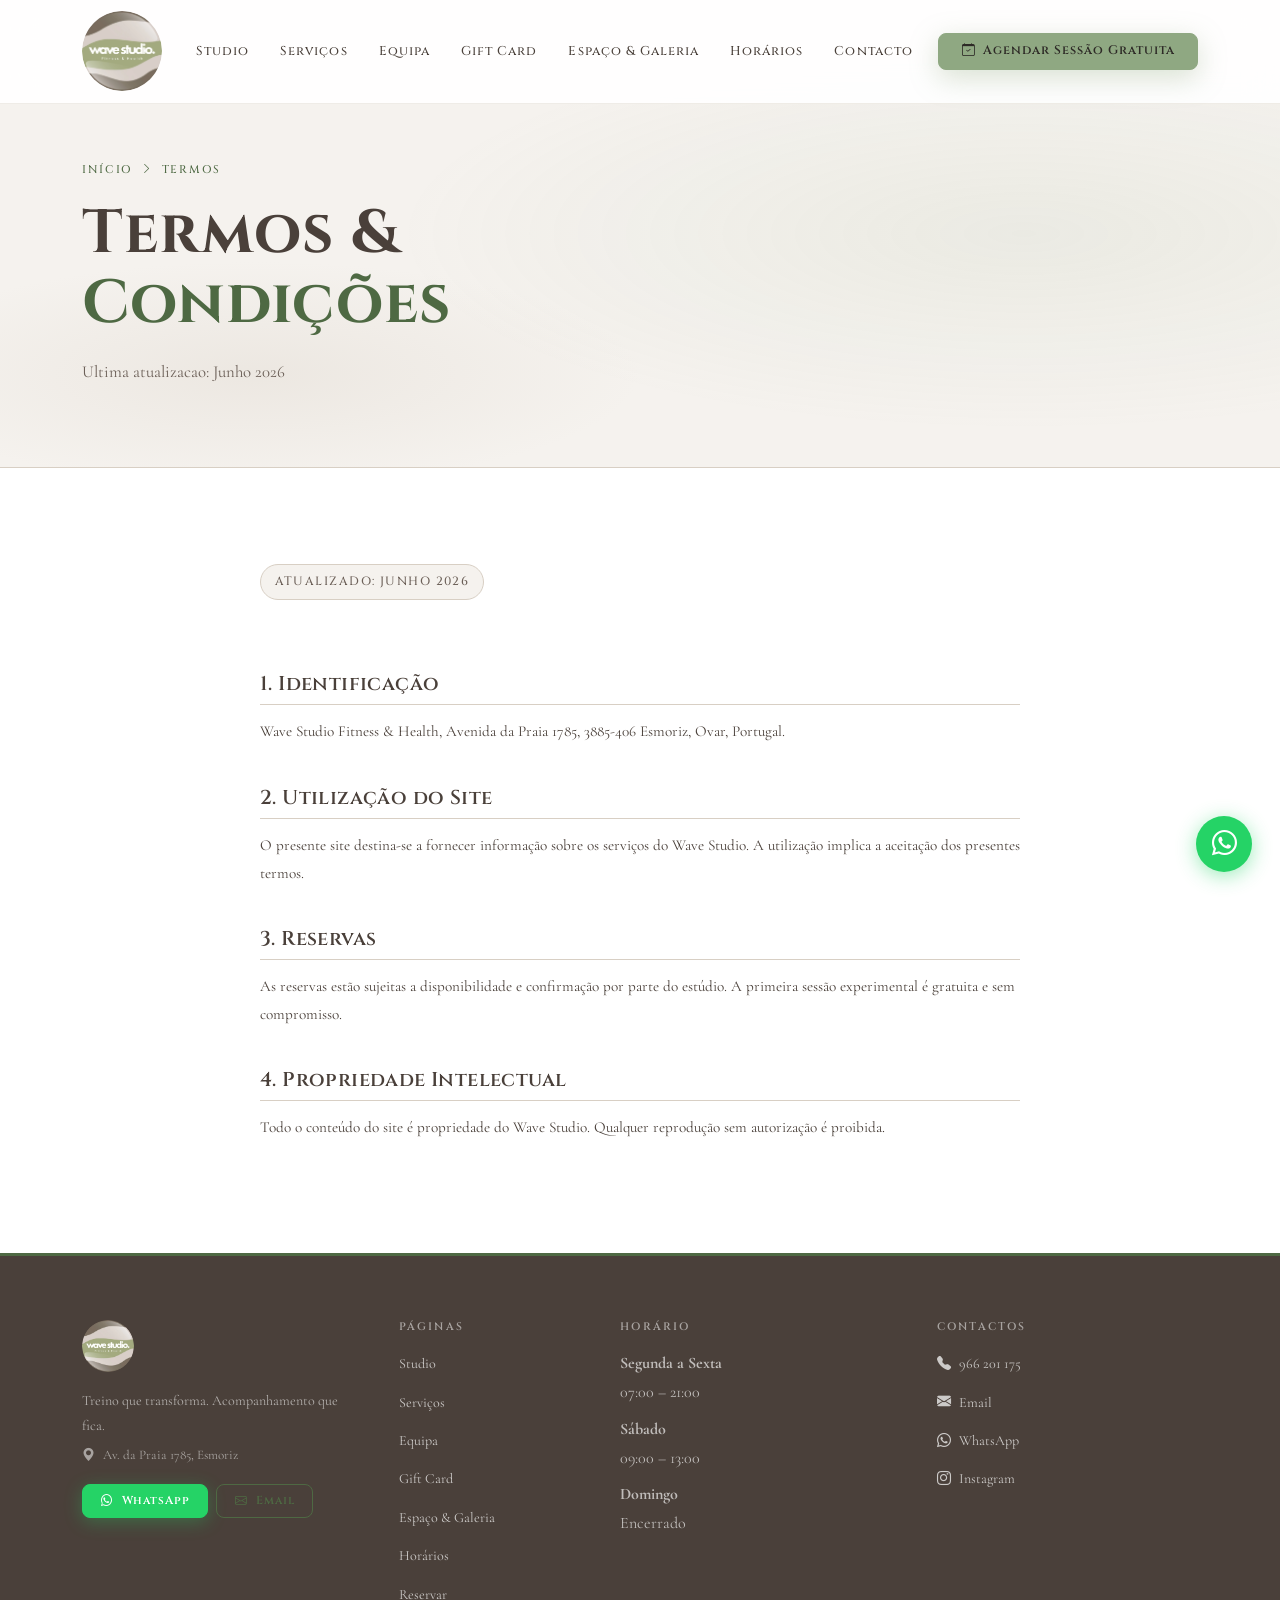
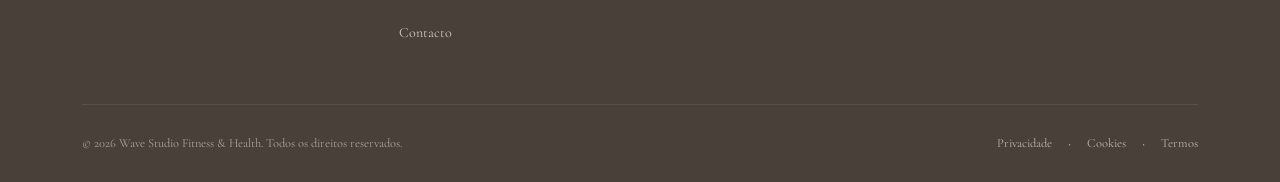
<file: pages/termos.html>
<!DOCTYPE html>
<html lang="pt-PT">
<head>
  <meta charset="UTF-8">
  <meta name="viewport" content="width=device-width, initial-scale=1.0">
  <meta name="theme-color" content="#4E6943">
  <title>Termos e Condições - Wave Studio Fitness &amp; Health</title>
  <meta name="description" content="Termos e Condições do Wave Studio Fitness em Esmoriz.">
  <meta name="robots" content="index, follow">
  <link rel="canonical" href="https://wave-studio-fitness.com/pages/termos.html">
  <link rel="icon" href="/favicon.ico" sizes="any">
  <link rel="icon" type="image/png" sizes="32x32" href="../assets/icons/favicon-32.png">
  <link rel="icon" type="image/png" sizes="16x16" href="../assets/icons/favicon-16.png">
  <link rel="apple-touch-icon" sizes="180x180" href="../assets/icons/apple-touch-icon.png">
  <link rel="manifest" href="/site.webmanifest">
  <meta property="og:title" content="Termos e Condições — Wave Studio Fitness &amp; Health">
  <meta property="og:description" content="Termos e Condições do Wave Studio Fitness em Esmoriz.">
  <meta property="og:type" content="website">
  <meta property="og:locale" content="pt_PT">
  <meta property="og:image" content="https://wave-studio-fitness.com/assets/images/logos/og-image.jpg">
  <link rel="preconnect" href="https://fonts.googleapis.com">
  <link rel="preconnect" href="https://fonts.gstatic.com" crossorigin>
  <link href="https://fonts.googleapis.com/css2?family=Cinzel:wght@400;500;600;700&family=Cormorant+Garamond:ital,wght@0,300;0,400;0,500;0,600;1,300;1,400&display=swap" rel="stylesheet">
  <link href="https://cdn.jsdelivr.net/npm/bootstrap@5.3.3/dist/css/bootstrap.min.css" rel="stylesheet" integrity="sha384-QWTKZyjpPEjISv5WaRU9OFeRpok6YctnYmDr5pNlyT2bRjXh0JMhjY6hW+ALEwIH" crossorigin="anonymous">
  <link rel="stylesheet" href="../assets/fonts/bootstrap-icons.css">
  <link rel="stylesheet" href="../assets/css/style.css">
  <link rel="stylesheet" href="../assets/css/overrides.css">
</head>
<body>
  <a class="skip-link" href="#main-content">Saltar para o conteúdo</a>
  <!-- ════════════════════════════════════════════════════
       NAVBAR — estrutura idêntica em todas as páginas do site
  ════════════════════════════════════════════════════ -->
    <nav class="navbar navbar-expand-lg fixed-top" id="navbar" aria-label="Navegação principal">
    <div class="container">
      <a class="navbar-brand" href="../index.html" aria-label="Wave Studio Fitness &amp; Health">
        <img src="../assets/images/logos/logomarca.webp" alt="Wave Studio Fitness &amp; Health" class="navbar-logo" width="80" height="80"
             onerror="this.onerror=null;this.style.display='none'">
      </a>
      <button class="navbar-toggler" type="button"
              data-bs-toggle="collapse" data-bs-target="#menuNav"
              aria-controls="menuNav" aria-expanded="false"
              aria-label="Abrir menu de navegação">
        <span class="navbar-toggler-icon"></span>
      </button>
      <div class="navbar-collapse collapse" id="menuNav">
        <ul class="navbar-nav ms-auto align-items-lg-center gap-lg-1" role="list">
          <li class="nav-item"><a class="nav-link" href="../index.html#sobre">Studio</a></li>
          <li class="nav-item"><a class="nav-link" href="servicos.html">Serviços</a></li>
          <li class="nav-item"><a class="nav-link" href="equipa.html">Equipa</a></li>
          <li class="nav-item"><a class="nav-link" href="../index.html#gift">Gift Card</a></li>
          <li class="nav-item"><a class="nav-link" href="galeria.html">Espaço &amp; Galeria</a></li>
          <li class="nav-item"><a class="nav-link" href="horarios.html">Horários</a></li>
          <li class="nav-item"><a class="nav-link" href="contactos.html">Contacto</a></li>
          <li class="nav-item ms-lg-2">
            <a class="btn btn-primary btn-nav" href="reservas.html"
               aria-label="Reservar sessão experimental gratuita">
              <i class="bi bi-calendar-check" aria-hidden="true"></i>
              Agendar Sessão Gratuita
            </a>
          </li>
        </ul>
      </div>
    </div>
  </nav>
  <main id="main-content" tabindex="-1">
    <!-- ════════════════════════════════════════════════════
         HERO DA PÁGINA — cabeçalho simples + breadcrumb
    ════════════════════════════════════════════════════ -->
    <header class="page-hero" aria-labelledby="h-termos">
      
      <div class="container page-hero__inner">
        <nav class="breadcrumb-wave" aria-label="Breadcrumb">
          <a href="../index.html">Início</a>
          <i class="bi bi-chevron-right" aria-hidden="true"></i>
          <span aria-current="page">Termos</span>
        </nav>
        <h1 id="h-termos" class="page-hero__titulo">Termos &amp;<br><span class="txt-accent">Condições</span></h1>
        <p class="page-hero__sub">Ultima atualizacao: Junho 2026</p>
      </div>
    </header>
    <!-- ════════════════════════════════════════════════════
         CONTEÚDO — Termos e Condições (texto legal)
    ════════════════════════════════════════════════════ -->
    <section class="section" aria-label="Termos e Condições">
      <div class="container">
        <div class="legal-content">
          <span class="legal-update-date">Atualizado: Junho 2026</span>
          <h2>1. Identificação</h2><p>Wave Studio Fitness &amp; Health, Avenida da Praia 1785, 3885-406 Esmoriz, Ovar, Portugal.</p><h2>2. Utilização do Site</h2><p>O presente site destina-se a fornecer informação sobre os serviços do Wave Studio. A utilização implica a aceitação dos presentes termos.</p><h2>3. Reservas</h2><p>As reservas estão sujeitas a disponibilidade e confirmação por parte do estúdio. A primeira sessão experimental é gratuita e sem compromisso.</p><h2>4. Propriedade Intelectual</h2><p>Todo o conteúdo do site é propriedade do Wave Studio. Qualquer reprodução sem autorização é proibida.</p>
        </div>
      </div>
    </section>
  </main>
  <!-- ════════════════════════════════════════════════════
       FOOTER — estrutura idêntica em todas as páginas do site
  ════════════════════════════════════════════════════ -->
    <footer class="footer" role="contentinfo">
    <div class="container">
      <div class="row g-4 justify-content-between">
        <div class="col-lg-3">
          <img src="../assets/images/logos/logomarca.webp" alt="Wave Studio Fitness &amp; Health"
               class="footer__logo" width="52" height="52" onerror="this.style.display='none'">
          <p class="footer__tagline">Treino que transforma. Acompanhamento que fica.</p>
          <address class="footer__addr not-italic"><i class="bi bi-geo-alt-fill me-2" aria-hidden="true"></i>Av. da Praia 1785, Esmoriz</address>
          <div class="d-flex gap-2 flex-wrap mt-3">
            <a href="https://wa.me/351966201175" target="_blank" rel="noopener noreferrer"
               class="btn btn-wa btn-sm" aria-label="WhatsApp">
              <i class="bi bi-whatsapp" aria-hidden="true"></i> WhatsApp
            </a>
            <a href="mailto:wavestudiofitness@gmail.com" class="btn btn-outline-salvia btn-sm">
              <i class="bi bi-envelope" aria-hidden="true"></i> Email
            </a>
          </div>
        </div>
        <div class="col-sm-6 col-lg-2">
          <h2 class="footer__h">Páginas</h2>
          <nav aria-label="Rodapé — páginas">
            <ul class="footer__links">
              <li><a href="../index.html#sobre" class="footer__link">Studio</a></li>
              <li><a href="servicos.html" class="footer__link">Serviços</a></li>
              <li><a href="equipa.html" class="footer__link">Equipa</a></li>
              <li><a href="../index.html#gift" class="footer__link">Gift Card</a></li>
              <li><a href="galeria.html" class="footer__link">Espaço &amp; Galeria</a></li>
              <li><a href="horarios.html" class="footer__link">Horários</a></li>
              <li><a href="reservas.html" class="footer__link">Reservar</a></li>
              <li><a href="contactos.html" class="footer__link">Contacto</a></li>
            </ul>
          </nav>
        </div>
        <div class="col-sm-6 col-lg-3">
          <h2 class="footer__h">Horário</h2>
          <dl class="footer__horario"><dt>Segunda a Sexta</dt><dd>07:00 – 21:00</dd><dt>Sábado</dt><dd>09:00 – 13:00</dd><dt>Domingo</dt><dd>Encerrado</dd></dl>
        </div>
        <div class="col-sm-6 col-lg-3">
          <h2 class="footer__h">Contactos</h2>
          <ul class="footer__links">
            <li><a href="tel:+351966201175" class="footer__link"><i class="bi bi-telephone-fill me-2" aria-hidden="true"></i>966 201 175</a></li>
            <li><a href="mailto:wavestudiofitness@gmail.com" class="footer__link"><i class="bi bi-envelope-fill me-2" aria-hidden="true"></i>Email</a></li>
            <li><a href="https://wa.me/351966201175" target="_blank" rel="noopener noreferrer" class="footer__link" aria-label="WhatsApp"><i class="bi bi-whatsapp me-2" aria-hidden="true"></i>WhatsApp</a></li>
            <li><a href="https://instagram.com/wavestudiofitness" target="_blank" rel="noopener noreferrer" class="footer__link" aria-label="Instagram"><i class="bi bi-instagram me-2" aria-hidden="true"></i>Instagram</a></li>
          </ul>
        </div>
      </div>
      <div class="footer__base">
        <p class="footer__copy">© 2026 Wave Studio Fitness &amp; Health. Todos os direitos reservados.</p>
        <nav class="footer__legal" aria-label="Legal">
          <a href="privacidade.html" class="footer__legal-link">Privacidade</a>
          <span aria-hidden="true">·</span>
          <a href="cookies.html" class="footer__legal-link">Cookies</a>
          <span aria-hidden="true">·</span>
          <a href="termos.html" class="footer__legal-link">Termos</a>
        </nav>
      </div>
    </div>
  </footer>
  <!-- ════════════════════════════════════════════════════
       SCRIPTS — Bootstrap + site.js
  ════════════════════════════════════════════════════ -->
  <script src="https://cdn.jsdelivr.net/npm/bootstrap@5.3.3/dist/js/bootstrap.bundle.min.js"
          integrity="sha384-YvpcrYf0tY3lHB60NNkmXc4s9bIOgUxi8T/jzmzH6wHs8lyxwQz8UhVxMrZjXhR"
          crossorigin="anonymous"></script>
  <script src="../assets/js/site.js"></script>

  <!-- Cookie Banner -->
  <div id="bannerCookies" class="cookie-banner" role="dialog"
       aria-modal="true" aria-labelledby="ck-h" aria-describedby="ck-d" hidden>
    <div class="cookie-banner__inner">
      <div class="cookie-banner__txt">
        <strong id="ck-h">Utilizamos cookies</strong>
        <p id="ck-d">Essenciais para o funcionamento.
          <a href="cookies.html" class="cookie-banner__link">Cookies</a> ·
          <a href="privacidade.html" class="cookie-banner__link">Privacidade</a>.
        </p>
      </div>
      <div class="cookie-banner__btns">
        <button class="btn-ck-recusar" onclick="recusarCookies()">Só essenciais</button>
        <button class="btn btn-primary btn-sm" onclick="aceitarCookies()">Aceitar todos</button>
      </div>
    </div>
  </div>

  <a href="https://wa.me/351966201175?text=Ol%C3%A1!%20Gostaria%20de%20saber%20mais%20sobre%20o%20Wave%20Studio."
     class="btn-whatsapp" target="_blank" rel="noopener noreferrer"
     aria-label="Contactar via WhatsApp">
    <i class="bi bi-whatsapp" aria-hidden="true"></i>
  </a>
</body>
</html>
</file>
<file: assets/css/style.css>
/* ════════════════════════════════════════════════════════════════════
   WAVE STUDIO FITNESS & HEALTH — style.css  v6.0  (Unificado)
   ────────────────────────────────────────────────────────────────────
   Arquitectura : Mobile-First | BEM | CSS Custom Properties
   Tipografia   : Cinzel (display/títulos) + Cormorant Garamond (corpo)
   WCAG 2.1 AA  : Todos os pares de cor verificados

   PALETA PRINCIPAL
   ┌─────────────────────────────────────────────────────────────────┐
   │  --salvia        #8FA882  fundo de botões, badges, destaques    │
   │  --salvia-hover  #7A9470  hover de botões primários             │
   │  --salvia-texto  #4E6943  texto verde: 6.1:1 ✅ AA sobre branco │
   │  --salvia-btn    #2D2A26  texto sobre botão sálvia: 5.5:1 ✅ AA │
   │  --wa            #25D366  WhatsApp                              │
   └─────────────────────────────────────────────────────────────────┘

   ESTRUTURA DE FICHEIROS
   ├── css/
   │   ├── style.css      ← ESTE FICHEIRO (design system completo)
   │   └── overrides.css  ← Bootstrap 5.3 overrides da marca
   ├── js/
   │   └── site.js        ← JavaScript único (todos os módulos)
   ├── index.html
   └── pages/
       ├── servicos.html | galeria.html | horarios.html
       ├── reservas.html | contactos.html | nosso-espaco.html
       ├── equipa.html   | privacidade.html | cookies.html | termos.html

   CARREGAMENTO EM TODAS AS PÁGINAS:
   index.html  → css/style.css   + css/overrides.css + js/site.js
   pages/*.html→ ../css/style.css + ../css/overrides.css + ../js/site.js
════════════════════════════════════════════════════════════════════ */


/* ────────────────────────────────────────────────────────────────
   1. DESIGN TOKENS — Fonte única da verdade visual
   ──────────────────────────────────────────────────────────────── */
:root {

  /* Sálvia — cor principal da marca */
  --salvia:        #8FA882;
  --salvia-hover:  #7A9470;
  --salvia-light:  #EBF2E8;
  --salvia-rgb:    143, 168, 130;
  --salvia-texto:  #4E6943;   /* 6.1:1 ✅ AA sobre branco */
  --salvia-btn:    #2D2A26;   /* 5.5:1 ✅ AA sobre fundo sálvia */

  /* WhatsApp */
  --wa:       #25D366;
  --wa-hover: #1da851;

  /* Neutros taupe */
  --taupe:       #7D7168;
  --taupe-esc:   #5E544C;
  --taupe-light: #EDE8E3;

  /* Fundos */
  --bege:   #D8CFC4;
  --creme:  #F5F2EE;
  --branco: #FFFFFF;

  /* Texto — todos WCAG AA mínimo */
  --txt-h:     #4A403A;  /* 10.1:1 ✅ AAA sobre branco */
  --txt-corpo: #4A403A;  /* 10.1:1 ✅ AAA */
  --txt-muted: #6B5F57;  /* 6.2:1  ✅ AA  */
  --txt-inv:   #FFFFFF;

  /* Tipografia */
  --f-h:    'Cinzel', Georgia, serif;
  --f-body: 'Cormorant Garamond', Georgia, serif;

  /* Espaçamento de secções */
  --sp:    6rem 0;
  --sp-sm: 3.5rem 0;

  /* Sombras */
  --sh-xs: 0 1px 4px  rgba(74, 64, 58, .06);
  --sh-sm: 0 2px 12px rgba(74, 64, 58, .08);
  --sh-md: 0 8px 32px rgba(74, 64, 58, .13);
  --sh-lg: 0 20px 60px rgba(74, 64, 58, .18);
  --sh-xl: 0 32px 80px rgba(74, 64, 58, .22);
  --sh-s:  0 8px 28px rgba(143, 168, 130, .35);  /* acento sálvia */

  /* Raios */
  --r:    8px;
  --r-md: 14px;
  --r-lg: 20px;
  --r-xl: 28px;

  /* Transições */
  --tr:    .28s cubic-bezier(.4, 0, .2, 1);
  --tr-lg: .45s cubic-bezier(.4, 0, .2, 1);

  /* Layout */
  --nav-h: 96px;
}


/* ────────────────────────────────────────────────────────────────
   2. RESET & BASE
   ──────────────────────────────────────────────────────────────── */
*, *::before, *::after { box-sizing: border-box; }

html {
  scroll-behavior: smooth;
  scroll-padding-top: calc(var(--nav-h) + 1rem);
}

/* Respeita preferência de movimento reduzido — WCAG 2.3.3 */
@media (prefers-reduced-motion: reduce) {
  html { scroll-behavior: auto; }
  *, *::before, *::after {
    animation-duration:        .01ms !important;
    animation-iteration-count: 1     !important;
    transition-duration:       .01ms !important;
  }
}

body {
  font-family: var(--f-body);
  font-size:   16px;
  line-height: 1.8;
  color:       var(--txt-corpo);
  background:  var(--branco);
  overflow-x:  hidden;
  -webkit-font-smoothing: antialiased;
}

img { max-width: 100%; height: auto; display: block; }

h1, h2, h3, h4, h5, h6 {
  font-family:    var(--f-h);
  font-weight:    600;
  line-height:    1.2;
  color:          var(--txt-h);
  letter-spacing: .02em;
}


/* ────────────────────────────────────────────────────────────────
   3. ACESSIBILIDADE — WCAG 2.1 AA
   ──────────────────────────────────────────────────────────────── */

/* Foco visível para teclado — WCAG 2.4.7 */
:focus-visible {
  outline:        3px solid var(--salvia-texto);
  outline-offset: 3px;
  border-radius:  3px;
}
:focus:not(:focus-visible) { outline: none; }

/* Skip link — WCAG 2.4.1 */
.skip-link {
  position:        absolute;
  top:             -100%;
  left:            1rem;
  z-index:         9999;
  padding:         .5rem 1.25rem;
  background:      var(--salvia-texto);
  color:           var(--txt-inv);
  font-family:     var(--f-h);
  font-size:       .85rem;
  font-weight:     600;
  text-decoration: none;
  border-radius:   0 0 var(--r) var(--r);
  transition:      top var(--tr);
}
.skip-link:focus { top: 0; }


/* ────────────────────────────────────────────────────────────────
   4. TIPOGRAFIA UTILITÁRIA
   ──────────────────────────────────────────────────────────────── */

/* Rótulo de secção (texto pequeno acima do título) */
.sec-label {
  display:        block;
  font-family:    var(--f-h);
  font-size:      .7rem;
  font-weight:    600;
  letter-spacing: .24em;
  text-transform: uppercase;
  color:          var(--salvia-texto);
  margin-bottom:  .75rem;
}

/* Título de secção */
.sec-title {
  font-size:      clamp(1.9rem, 4vw, 2.8rem);
  font-weight:    600;
  color:          var(--txt-h);
  margin-bottom:  1.25rem;
  letter-spacing: .01em;
}

/* Subtítulo / lead */
.sec-sub {
  font-size:   1.05rem;
  font-weight: 400;
  max-width:   560px;
  color:       var(--txt-muted);
  line-height: 1.85;
}

/* Texto de corpo de secção */
.sec-text {
  font-size:   1.05rem;
  font-weight: 400;
  line-height: 1.9;
  color:       var(--txt-corpo);
}

/* Cor de destaque */
.txt-accent { color: var(--salvia-texto); }

/* Linha decorativa */
.deco-line {
  display:       block;
  width:         3rem;
  height:        2px;
  background:    var(--salvia);
  margin:        .4rem 0 1.4rem;
  border-radius: 2px;
}
.deco-line--center { margin-left: auto; margin-right: auto; }


/* ────────────────────────────────────────────────────────────────
   5. LAYOUT — Secções e containers
   ──────────────────────────────────────────────────────────────── */
.section         { padding: var(--sp); }
.section--creme  { background: var(--creme); }
.section--light  { background: var(--salvia-light); }
.section--dark   { background: var(--taupe-esc); }

@media (max-width: 767px) { .section { padding: var(--sp-sm); } }
@media (min-width: 1200px) { .container { max-width: 1140px; } }
@media (min-width: 1400px) { .container { max-width: 1200px; } }


/* ────────────────────────────────────────────────────────────────
   6. NAVBAR (Versão Corrigida para Evitar Duplicação/Tremor)
   ──────────────────────────────────────────────────────────────── */
/* ══════════════════════════════════════════════════════════════════
   6. NAVBAR — Responsiva (mobile · tablet · desktop)
   Breakpoints: ≤575px mobile | 576–991px tablet | ≥992px desktop
   ══════════════════════════════════════════════════════════════════ */

/* ── Base — todos os tamanhos ── */
.navbar {
  min-height:              var(--nav-h);     /* 96px token */
  background:              rgba(255, 255, 255, .92);
  backdrop-filter:         blur(16px);
  -webkit-backdrop-filter: blur(16px);
  border-bottom:           1px solid rgba(216, 207, 196, .40);
  padding:                 .4rem 0;
  -webkit-transform:       translate3d(0, 0, 0);
  transform:               translate3d(0, 0, 0);
  -webkit-backface-visibility: hidden;
  backface-visibility:     hidden;
  will-change:             transform, background, box-shadow;
  transition:              background var(--tr), box-shadow var(--tr),
                           min-height var(--tr), padding var(--tr);
}

/* ── Estado após scroll (JS adiciona .navbar--scrolled) ── */
.navbar--scrolled {
  background: rgba(255, 255, 255, .98);
  box-shadow: var(--sh-md);
  min-height: 60px;
  padding:    .1rem 0;
}
.navbar--scrolled .navbar-logo {
  height: 46px;
  width:  46px;
}
.navbar--scrolled .nav-link {
  padding: .3rem .7rem !important;
}
.navbar--scrolled .btn-nav {
  padding: .3rem 1rem !important;
}
.navbar--scrolled .navbar-toggler {
  padding: .18rem .38rem;
}
.navbar--scrolled .navbar-toggler-icon {
  width:  1.1em;
  height: 1.1em;
}

/* ── Logo ── */
.navbar-logo {
  height:        80px;
  width:         80px;
  object-fit:    cover;
  border-radius: 50%;
  display:       block;
  flex-shrink:   0;
  transition:    height var(--tr), width var(--tr), opacity var(--tr);
}
.navbar-logo:hover { opacity: .88; }

/* ── Links de navegação ── */
.nav-link {
  font-family:    var(--f-h);
  font-weight:    500;
  font-size:      .8rem;
  letter-spacing: .08em;
  color:          var(--txt-h)     !important;
  padding:        .5rem .85rem     !important;
  border-radius:  var(--r);
  transition:     color var(--tr)  !important;
}
.nav-link:hover,
.nav-link.active { color: var(--salvia-texto) !important; }

/* ── Botão CTA na navbar ── */
.btn-nav {
  font-size: .78rem !important;
  padding:   .5rem 1.4rem !important;
}

/* ── Botão sanduíche ── */
.navbar-toggler {
  border:        1.5px solid rgba(216, 207, 196, .7);
  border-radius: var(--r);
  padding:       .28rem .48rem;
  line-height:   1;
  transition:    border-color var(--tr), background var(--tr),
                 padding var(--tr);
}
.navbar-toggler:hover {
  border-color: var(--salvia-texto);
  background:   rgba(143, 168, 130, .08);
}
.navbar-toggler:focus         { box-shadow: none; }
.navbar-toggler:focus-visible {
  outline:        2px solid var(--salvia-texto);
  outline-offset: 3px;
  box-shadow:     none;
}
.navbar-toggler-icon {
  width:            1.3em;
  height:           1.3em;
  background-image: url("data:image/svg+xml,%3csvg xmlns='http://www.w3.org/2000/svg' viewBox='0 0 30 30'%3e%3cpath stroke='rgba%2878%2C105%2C67%2C0.85%29' stroke-linecap='round' stroke-width='2.2' d='M4 8h22M4 15h22M4 22h22'/%3e%3c/svg%3e");
  transition:       width var(--tr), height var(--tr);
}

/* ══ TABLET + MOBILE ≤991px — menu colapsa ══════════════════════ */
@media (max-width: 991px) {
  .navbar .container {
    position: relative;
  }

  /* Dropdown flutua por cima do conteúdo, não empurra a página */
  .navbar-collapse {
    position:              absolute;
    top:                   100%;
    left:                  0;
    right:                 0;
    z-index:               1040;
    background:            rgba(255, 255, 255, .98);
    backdrop-filter:       blur(16px);
    -webkit-backdrop-filter: blur(16px);
    border-radius:         0 0 var(--r-md) var(--r-md);
    border-top:            1px solid rgba(216, 207, 196, .4);
    box-shadow:            0 16px 48px rgba(74, 64, 58, .16);
    padding:               .2rem 1rem .6rem;
    transform-origin:      top center;
  }

  /* Links compactos no dropdown */
  #menuNav .nav-link {
    font-size:      .8rem         !important;
    padding:        .42rem .6rem  !important;
    border-bottom:  1px solid rgba(216, 207, 196, .22);
    border-radius:  0;
    letter-spacing: .05em;
  }
  #menuNav .nav-item:last-of-type .nav-link { border-bottom: none; }
  #menuNav .nav-link.active,
  #menuNav .nav-link:hover { color: var(--salvia-texto) !important; }

  /* Botão CTA largura total, compacto */
  #menuNav .btn-nav {
    width:           100%        !important;
    justify-content: center      !important;
    margin-top:      .4rem       !important;
    font-size:       .8rem       !important;
    padding:         .5rem 1rem  !important;
  }
}

/* ══ TABLET 576–991px ═══════════════════════════════════════════ */
@media (min-width: 576px) and (max-width: 991px) {
  .navbar-logo          { height: 68px; width: 68px; }
  .navbar-toggler       { padding: .3rem .52rem; }
  .navbar-toggler-icon  { width: 1.25em; height: 1.25em; }
  .navbar--scrolled     { min-height: 56px; }
  .navbar--scrolled .navbar-logo { height: 44px; width: 44px; }
}

/* ══ MOBILE ≤575px ══════════════════════════════════════════════ */
@media (max-width: 575px) {
  :root { --nav-h: 72px; }

  .navbar               { min-height: var(--nav-h); padding: .25rem 0; }
  .navbar-logo          { height: 56px; width: 56px; }
  .navbar-toggler       { padding: .25rem .44rem; }
  .navbar-toggler-icon  { width: 1.2em; height: 1.2em; }
  .navbar--scrolled     { min-height: 52px; padding: .08rem 0; }
  .navbar--scrolled .navbar-logo { height: 40px; width: 40px; }

  /* Links — área de toque mínima 44px (WCAG 2.5.5) */
  #menuNav .nav-link {
    font-size: .85rem      !important;
    padding:   .55rem .5rem !important;
  }
}


/* ────────────────────────────────────────────────────────────────
   7. HERO — index.html
   ──────────────────────────────────────────────────────────────── */
.hero {
  min-height:  100vh;
  padding-top: var(--nav-h);
  position:    relative;
  display:     flex;
  align-items: center;
  overflow:    hidden;
  background:  var(--creme);
}

/* Camada 1: foto de fundo desfocada */
.hero__bg {
  position:            absolute;
  inset:               0;
  z-index:             0;
  background-size:     cover;
  background-position: center right;
  background-repeat:   no-repeat;
  filter:              blur(3px) brightness(.85);
  transform:           scale(1.04);
}

/* Camada 2: gradiente que protege a legibilidade do texto */
.hero__overlay {
  position:  absolute;
  inset:     0;
  z-index:   1;
  background: linear-gradient(
    105deg,
    rgba(245, 242, 238, .97) 0%,
    rgba(245, 242, 238, .91) 32%,
    rgba(245, 242, 238, .62) 54%,
    rgba(245, 242, 238, .20) 72%,
    rgba(245, 242, 238, .05) 88%
  );
}

/* Camada 3: conteúdo */
.hero__inner {
  position: relative;
  z-index:  2;
  padding:  4rem 1.5rem;
  width:    100%;
}

.hero__pretitulo {
  display:        flex;
  align-items:    center;
  gap:            .75rem;
  font-family:    var(--f-h);
  font-size:      .72rem;
  font-weight:    500;
  letter-spacing: .22em;
  text-transform: uppercase;
  color:          var(--salvia-texto);
  margin-bottom:  1.5rem;
}
.hero__pretitulo::before {
  content:       '';
  display:       block;
  width:         2rem;
  height:        1.5px;
  background:    var(--salvia);
  border-radius: 2px;
}

.hero__titulo {
  font-size:      clamp(2.6rem, 5vw, 4.2rem);
  font-weight:    700;
  color:          var(--txt-h);
  line-height:    1.1;
  margin-bottom:  .5rem;
  letter-spacing: -.01em;
}
.hero__titulo-em {
  font-style:  italic;
  font-weight: 400;
  color:       var(--salvia-texto);
}
.hero__subtitulo {
  font-family:    var(--f-h);
  font-size:      clamp(1.1rem, 2vw, 1.75rem);
  font-style:     italic;
  font-weight:    400;
  color:          var(--salvia-texto);
  line-height:    1.2;
  margin-bottom:  1.5rem;
  letter-spacing: -.01em;
  white-space:    nowrap;
}
.hero__subtitulo em {
  font-style: italic;
}

.hero__sub {
  font-size:     1.05rem;
  font-weight:   400;
  color:         var(--txt-muted);
  line-height:   1.85;
  max-width:     500px;
  margin-bottom: 2rem;
}

.hero__ctas {
  display:       flex;
  flex-wrap:     wrap;
  gap:           1rem;
  margin-bottom: 3rem;
}

.hero__trust {
  display:     flex;
  flex-wrap:   wrap;
  gap:         1.5rem;
  padding-top: 1.5rem;
  border-top:  1px solid var(--bege);
}
.trust-item {
  display:     flex;
  align-items: center;
  gap:         .45rem;
  font-family: var(--f-h);
  font-size:   .78rem;
  font-weight: 500;
  color:       var(--txt-muted);
}
.trust-icon { color: var(--salvia-texto); font-size: .95rem; }

/* Logo animado */
.hero__logo-col {
  display:         flex;
  align-items:     center;
  justify-content: center;
  padding:         2rem;
}
.hero__logo-wrap {
  position:        relative;
  display:         flex;
  align-items:     center;
  justify-content: center;
}
.hero__logo-aura {
  position:      absolute;
  width:         115%; height: 115%;
  border-radius: 50%;
  background:    radial-gradient(
    circle,
    rgba(143, 168, 130, .28) 0%,
    rgba(216, 207, 196, .22) 50%,
    transparent 75%
  );
  animation: auraPulse 4s ease-in-out infinite;
}
@keyframes auraPulse {
  0%, 100% { transform: scale(1);    opacity: .7; }
  50%       { transform: scale(1.08); opacity: 1;  }
}
.hero__logo-ring {
  position:      absolute;
  width:         108%; height: 108%;
  border-radius: 50%;
  border:        1.5px solid rgba(143, 168, 130, .22);
  animation:     ringRotate 22s linear infinite;
}
.hero__logo-ring::after {
  content:       '';
  position:      absolute;
  top:  -4px; left: 40%;
  width:         8px; height: 8px;
  border-radius: 50%;
  background:    var(--salvia);
  opacity:       .65;
}
@keyframes ringRotate {
  from { transform: rotate(0deg); }
  to   { transform: rotate(360deg); }
}
.hero__logo-img {
  width:         min(340px, 80vw);
  height:        min(340px, 80vw);
  object-fit:    cover;
  border-radius: 50%;
  position:      relative;
  z-index:       1;
  filter:
    drop-shadow(0 24px 60px rgba(74, 64, 58, .42))
    drop-shadow(0 8px 24px rgba(143, 168, 130, .30));
  animation: logoFloat 6s ease-in-out infinite;
}
@keyframes logoFloat {
  0%, 100% { transform: translateY(0);    }
  50%       { transform: translateY(-14px); }
}

/* Scroll indicator */
.hero__scroll {
  position:       absolute;
  bottom:         2rem; left: 50%;
  transform:      translateX(-50%);
  display:        flex;
  flex-direction: column;
  align-items:    center;
  gap:            .4rem;
  z-index:        2;
  animation:      scrollFade 2.2s ease-in-out infinite;
}
.hero__scroll-line {
  width:         1.5px; height: 24px;
  background:    linear-gradient(to bottom, var(--salvia-texto), transparent);
  border-radius: 2px;
}
.hero__scroll-txt {
  font-family:    var(--f-h);
  font-size:      .6rem;
  font-weight:    500;
  letter-spacing: .2em;
  text-transform: uppercase;
  color:          var(--txt-muted);
}
@keyframes scrollFade {
  0%, 100% { opacity: .35; }
  50%       { opacity: .9;  }
}

@media (max-width: 767px) {
  .hero__sub   { max-width: 100%; }
  .hero__logo-img { width: min(240px, 80vw); height: min(240px, 80vw); }
  .hero__ctas .btn { width: 100%; justify-content: center; }
}


/* ────────────────────────────────────────────────────────────────
   8. ANIMAÇÕES DE ENTRADA
   ──────────────────────────────────────────────────────────────── */
/* Animação CSS simples para hero */
.fade-up {
  opacity:   0;
  transform: translateY(20px);
  animation: fadeUp .75s ease forwards;
}
@keyframes fadeUp { to { opacity: 1; transform: translateY(0); } }

/* Reveal via JS (IntersectionObserver) — classe única para todo o site */
.reveal {
  opacity:    0;
  transform:  translateY(28px);
  transition: opacity .65s ease, transform .65s ease;
}
.reveal.is-visible { opacity: 1; transform: translateY(0); }


/* ────────────────────────────────────────────────────────────────
   9. PÁGINA HERO — Subpáginas (pages/)
   ──────────────────────────────────────────────────────────────── */
.page-hero {
  background:    var(--creme);
  padding:       calc(var(--nav-h) + 4rem) 0 4rem;
  position:      relative;
  overflow:      hidden;
  border-bottom: 1px solid var(--bege);
}
.page-hero::before {
  content:  '';
  position: absolute;
  inset:    0;
  background:
    radial-gradient(ellipse 70% 60% at 80% 50%, rgba(143,168,130,.10) 0%, transparent 70%),
    radial-gradient(ellipse 50% 40% at 20% 80%, rgba(216,207,196,.30) 0%, transparent 60%);
  pointer-events: none;
}

/* Variante com imagem de fundo */
.page-hero--img {
  background-size:     cover;
  background-position: center;
  padding:             calc(var(--nav-h) + 5rem) 0 5rem;
  color:               var(--txt-inv);
}
.page-hero--img .page-hero__overlay {
  position:  absolute;
  inset:     0;
  background: linear-gradient(
    to right,
    rgba(74, 64, 58, .92) 0%,
    rgba(74, 64, 58, .72) 50%,
    rgba(74, 64, 58, .38) 100%
  );
}

.page-hero__inner {
  position: relative;
  z-index:  1;
}

/* Breadcrumb */
.breadcrumb-wave {
  display:        flex;
  align-items:    center;
  gap:            .5rem;
  font-family:    var(--f-h);
  font-size:      .7rem;
  font-weight:    500;
  letter-spacing: .15em;
  text-transform: uppercase;
  color:          var(--salvia-texto);
  margin-bottom:  1.25rem;
}
.page-hero--img .breadcrumb-wave { color: rgba(255,255,255,.75); }
.breadcrumb-wave a {
  color:           inherit;
  text-decoration: none;
  transition:      opacity var(--tr);
}
.breadcrumb-wave a:hover { opacity: .8; }

.page-hero__titulo {
  font-size:      clamp(2.2rem, 5vw, 3.8rem);
  font-weight:    700;
  color:          var(--txt-h);
  margin-bottom:  1rem;
  line-height:    1.15;
}
.page-hero--img .page-hero__titulo { color: var(--txt-inv); }

.page-hero__sub {
  font-size:   1.05rem;
  font-weight: 400;
  color:       var(--txt-muted);
  max-width:   540px;
  line-height: 1.85;
}
.page-hero--img .page-hero__sub { color: rgba(255,255,255,.82); }


/* ────────────────────────────────────────────────────────────────
   10. COMPONENTES REUTILIZÁVEIS
   ──────────────────────────────────────────────────────────────── */

/* Card base */
.card-wave {
  background:    var(--branco);
  border:        1.5px solid var(--bege);
  border-radius: var(--r-xl);
  padding:       2rem;
  height:        100%;
  box-shadow:    var(--sh-sm);
  position:      relative;
  overflow:      hidden;
  transition:    transform var(--tr), box-shadow var(--tr), border-color var(--tr);
}
.card-wave::before {
  content:          '';
  position:         absolute;
  top: 0; left: 0; right: 0;
  height:           3px;
  background:       linear-gradient(90deg, var(--salvia), var(--salvia-texto));
  transform:        scaleX(0);
  transform-origin: left;
  transition:       transform var(--tr);
}
.card-wave:hover {
  transform:    translateY(-5px);
  box-shadow:   var(--sh-md);
  border-color: rgba(143, 168, 130, .40);
}
.card-wave:hover::before { transform: scaleX(1); }

/* Variante destaque (fundo sálvia) */
.card-wave--accent {
  background:   var(--salvia-texto);
  border-color: var(--salvia-texto);
  color:        var(--txt-inv);
}
.card-wave--accent::before {
  background: rgba(255, 255, 255, .25);
  transform:  scaleX(1);
}

/* Ícone de card */
.card-icon {
  width:           48px;
  height:          48px;
  background:      var(--salvia-light);
  border-radius:   var(--r-lg);
  display:         flex;
  align-items:     center;
  justify-content: center;
  margin-bottom:   1.25rem;
  flex-shrink:     0;
}
.card-icon i { font-size: 1.4rem; color: var(--salvia-texto); }
.card-wave--accent .card-icon { background: rgba(255,255,255,.18); }
.card-wave--accent .card-icon i { color: var(--txt-inv); }

/* Número de card */
.card-num {
  font-family:    var(--f-h);
  font-size:      .68rem;
  font-weight:    500;
  letter-spacing: .15em;
  color:          var(--txt-muted);
  margin-bottom:  .35rem;
  display:        block;
}
.card-wave--accent .card-num { color: rgba(255,255,255,.55); }

/* Título de card */
.card-title { font-size: 1.25rem; margin-bottom: .65rem; }
.card-wave--accent .card-title { color: var(--txt-inv); }

/* Texto de card */
.card-text {
  font-size:   .95rem;
  line-height: 1.8;
  color:       var(--txt-corpo);
  margin-bottom: 1rem;
}
.card-wave--accent .card-text { color: rgba(255,255,255,.88); }

/* Lista de card */
.card-list {
  list-style: none;
  padding:    0;
  margin:     0 0 1.25rem;
  font-size:  .9rem;
}
.card-list li {
  display:     flex;
  align-items: flex-start;
  gap:         .5rem;
  padding:     .3rem 0;
  color:       var(--txt-corpo);
}
.card-list .bi-check2 { color: var(--salvia-texto); font-size: 1rem; flex-shrink: 0; margin-top: .1rem; }
.card-wave--accent .card-list li { color: rgba(255,255,255,.88); }
.card-wave--accent .card-list .bi-check2 { color: rgba(255,255,255,.75); }

/* CTA de card (link com seta) */
.card-cta {
  font-family:     var(--f-h);
  font-size:       .8rem;
  font-weight:     600;
  letter-spacing:  .08em;
  text-transform:  uppercase;
  color:           var(--salvia-texto);
  text-decoration: none;
  border-bottom:   1.5px solid rgba(78, 105, 67, .35);
  padding-bottom:  2px;
  display:         inline-flex;
  align-items:     center;
  gap:             .4rem;
  transition:      border-color var(--tr), gap var(--tr);
  margin-top:      auto;
}
.card-cta:hover { border-color: var(--salvia-texto); gap: .7rem; }
.card-wave--accent .card-cta { color: var(--txt-inv); border-color: rgba(255,255,255,.45); }

/* Badge pulsante */
.badge-pulse {
  position:       absolute;
  top:            1.1rem;
  right:          1.25rem;
  background:     var(--txt-inv);
  color:          var(--salvia-texto);
  font-family:    var(--f-h);
  font-size:      .6rem;
  font-weight:    800;
  letter-spacing: .08em;
  text-transform: uppercase;
  padding:        .22rem .75rem;
  border-radius:  50px;
  box-shadow:     0 2px 10px rgba(var(--salvia-rgb), .35);
  animation:      badgePulse 2.5s ease-in-out infinite;
}
@keyframes badgePulse {
  0%, 100% { transform: scale(1);    box-shadow: 0 2px 10px rgba(143,168,130,.35); }
  50%       { transform: scale(1.05); box-shadow: 0 4px 20px rgba(143,168,130,.55); }
}

/* Info pill */
.info-pill {
  display:      inline-flex;
  align-items:  center;
  gap:          .4rem;
  font-family:  var(--f-h);
  font-size:    .7rem;
  font-weight:  600;
  letter-spacing: .05em;
  color:        var(--salvia-texto);
  background:   var(--salvia-light);
  border:       1px solid rgba(143, 168, 130, .35);
  border-radius: 50px;
  padding:      .3rem .85rem;
}

/* Urgência / exclusividade */
.urgencia-bar {
  display:      flex;
  align-items:  center;
  gap:          .75rem;
  background:   rgba(74, 64, 58, .05);
  border:       1px solid var(--bege);
  border-radius: var(--r-md);
  padding:      .75rem 1.25rem;
  margin-bottom: 2.5rem;
  font-size:    .82rem;
  color:        var(--txt-muted);
}
.urgencia-bar strong { color: var(--txt-h); font-family: var(--f-h); }
.urgencia-dot {
  width:         8px; height: 8px;
  border-radius: 50%;
  background:    #22c55e;
  flex-shrink:   0;
  animation:     dotPulse 1.5s ease-in-out infinite;
}
@keyframes dotPulse {
  0%, 100% { opacity: 1; }
  50%       { opacity: .35; }
}


/* ────────────────────────────────────────────────────────────────
   11. SECÇÃO SOBRE
   ──────────────────────────────────────────────────────────────── */
.sobre__img-wrap {
  border-radius: var(--r-xl);
  overflow:      hidden;
  box-shadow:    var(--sh-xl);
  position:      relative;
}
.sobre__img {
  width:      100%;
  height:     480px;
  object-fit: cover;
  display:    block;
  transition: transform .6s ease;
}
.sobre__img-wrap:hover .sobre__img { transform: scale(1.03); }
.sobre__badge {
  position:        absolute;
  bottom:          1.5rem;
  left:            1.5rem;
  background:      rgba(255, 255, 255, .96);
  backdrop-filter: blur(8px);
  border-radius:   var(--r-lg);
  padding:         1rem 1.5rem;
  box-shadow:      var(--sh-md);
  border-left:     3px solid var(--salvia);
}
.sobre__badge-num {
  display:     block;
  font-family: var(--f-h);
  font-size:   2rem;
  font-weight: 700;
  color:       var(--salvia-texto);
  line-height: 1;
}
.sobre__badge-lbl {
  font-family:    var(--f-h);
  font-size:      .7rem;
  font-weight:    500;
  letter-spacing: .08em;
  text-transform: uppercase;
  color:          var(--txt-muted);
  margin-top:     .2rem;
  display:        block;
}

/* Stat grid */
.stat-grid {
  display:               grid;
  grid-template-columns: repeat(3, 1fr);
  gap:                   1rem;
  margin-top:            2rem;
}
.stat-card {
  background:    var(--creme);
  border-radius: var(--r-lg);
  padding:       1.25rem 1rem;
  text-align:    center;
  border:        1px solid var(--bege);
}
.stat-num {
  display:     block;
  font-family: var(--f-h);
  font-size:   2rem;
  font-weight: 700;
  color:       var(--salvia-texto);
  line-height: 1;
}
.stat-lbl {
  font-family:    var(--f-h);
  font-size:      .7rem;
  font-weight:    500;
  letter-spacing: .08em;
  text-transform: uppercase;
  color:          var(--txt-muted);
  margin-top:     .3rem;
  display:        block;
}

@media (max-width: 767px) {
  .sobre__img   { height: 300px; }
  .sobre__badge { display: none; }
  .stat-grid    { gap: .5rem; }
}


/* ────────────────────────────────────────────────────────────────
   12. GIFT CARD — Secção especial (index.html)
   ──────────────────────────────────────────────────────────────── */
.gift-section {
  background: linear-gradient(135deg, var(--taupe-esc) 0%, #2d2420 55%, #180f0c 100%);
  padding:    var(--sp);
  position:   relative;
  overflow:   hidden;
}
.gift-section::before {
  content:       '';
  position:      absolute;
  top: -80px; right: -80px;
  width:         400px; height: 400px;
  border-radius: 50%;
  background:    radial-gradient(circle, rgba(143,168,130,.14) 0%, transparent 70%);
}
.gift-section::after {
  content:       '';
  position:      absolute;
  bottom: -60px; left: -50px;
  width:         250px; height: 250px;
  border-radius: 50%;
  background:    radial-gradient(circle, rgba(216,207,196,.08) 0%, transparent 70%);
}

/* Mockup cartão físico */
/* ── Fotografia real do cartão presente ── */
.gift-photo-wrap {
  position:   relative;
  max-width:  480px;
  width:      100%;
  transform:  perspective(900px) rotateY(-5deg) rotateX(2deg);
  transition: transform .5s ease;
  filter:     drop-shadow(0 40px 80px rgba(0,0,0,.45));
}
.gift-photo-wrap:hover {
  transform: perspective(900px) rotateY(0deg) rotateX(0deg) translateY(-8px);
  filter:    drop-shadow(0 50px 100px rgba(0,0,0,.35));
}
.gift-photo {
  width:         100%;
  border-radius: 16px;
  display:       block;
  position:      relative;
  z-index:       1;
}
.gift-photo__glow {
  position:      absolute;
  bottom:        -30px;
  left:          10%;
  right:         10%;
  height:        60px;
  background:    radial-gradient(ellipse at center, rgba(143,168,130,.45) 0%, transparent 70%);
  filter:        blur(18px);
  z-index:       0;
  pointer-events:none;
}

/* Opções de gift pill */
.gift-opt {
  display:        inline-flex;
  align-items:    center;
  gap:            .4rem;
  font-family:    var(--f-h);
  font-size:      .72rem;
  font-weight:    600;
  letter-spacing: .05em;
  padding:        .4rem 1rem;
  border-radius:  50px;
  border:         1.5px solid rgba(255,255,255,.22);
  color:          rgba(255,255,255,.72);
  background:     transparent;
}

@media (max-width: 767px) {
  .gift-photo-wrap {
    transform: none;
    max-width: 320px;
    margin: 0 auto;
  }
}


/* ────────────────────────────────────────────────────────────────
   13. SECÇÃO DE TESTEMUNHOS + CONTADORES
   ──────────────────────────────────────────────────────────────── */
.test-card {
  background:    var(--branco);
  border-radius: var(--r-xl);
  padding:       2rem;
  height:        100%;
  border:        1px solid var(--bege);
  box-shadow:    var(--sh-sm);
  position:      relative;
  margin:        0;
  transition:    transform var(--tr), box-shadow var(--tr);
}
.test-card:hover { transform: translateY(-4px); box-shadow: var(--sh-md); }
.test-card--star { background: var(--creme); border-color: var(--salvia); border-width: 2px; }
.test-card::before {
  content:   '\201C';
  font-family: var(--f-h);
  font-size:   5rem;
  line-height: 1;
  color:       var(--salvia);
  opacity:     .13;
  position:    absolute;
  top:         .5rem; right: 1.5rem;
}
.test-stars {
  display:       flex;
  gap:           .15rem;
  color:         var(--salvia-texto);
  font-size:     .82rem;
  margin-bottom: .9rem;
}
.test-txt {
  font-style:    italic;
  font-size:     1.02rem;
  line-height:   1.85;
  color:         var(--txt-corpo);
  margin-bottom: 1.35rem;
}
.test-footer { display: flex; align-items: center; gap: .8rem; }
.test-avatar {
  width:           44px; height: 44px;
  border-radius:   50%;
  font-family:     var(--f-h);
  font-size:       1.05rem;
  font-weight:     700;
  display:         flex;
  align-items:     center;
  justify-content: center;
  flex-shrink:     0;
}
.test-avatar--a { background: var(--salvia-texto); color: var(--txt-inv); }
.test-avatar--b { background: var(--taupe);        color: var(--txt-inv); }
.test-avatar--c { background: #A5C8A0;              color: var(--txt-h);  }
.test-name    { font-family: var(--f-h); font-size: .92rem; font-weight: 600; color: var(--txt-h); display: block; }
.test-service { font-size: .75rem; color: var(--txt-muted); display: block; margin-top: .1rem; }

/* Contadores */
.counter-num {
  /* Classe usada apenas como seletor pelo JS (assets/js/site.js, módulo
     05 "Contadores animados"). O estilo visual vem sempre de .stat-num,
     a única classe com que .counter-num é combinada. */
}


/* ────────────────────────────────────────────────────────────────
   14. HORÁRIO
   ──────────────────────────────────────────────────────────────── */
.horario-wrap {
  background:    var(--creme);
  border-radius: var(--r-xl);
  overflow:      hidden;
  box-shadow:    var(--sh-sm);
  border:        1px solid var(--bege);
}
.horario-table { width: 100%; border-collapse: collapse; }
.horario-table th {
  font-family:    var(--f-h);
  font-size:      .72rem;
  font-weight:    600;
  letter-spacing: .12em;
  text-transform: uppercase;
  color:          var(--txt-muted);
  padding:        .85rem 1.25rem;
  border-bottom:  2px solid var(--bege);
  text-align:     left;
  background:     rgba(216, 207, 196, .18);
}
.horario-table td {
  padding:      .85rem 1.25rem;
  border-bottom: 1px solid var(--bege);
  font-size:    .95rem;
  color:        var(--txt-corpo);
}
.horario-table tr:last-child td { border-bottom: none; }
.horario-table tr:hover td      { background: var(--salvia-light); }
.hora-day    { font-family: var(--f-h); font-weight: 600; color: var(--txt-h); }
.hora-time   { color: var(--salvia-texto); font-weight: 600; }
.hora-closed { color: var(--txt-muted); font-style: italic; }
.hora-star   { color: #ca8a04; } /* dourado para abertura especial */

/* Cards de aula */
.horario-dia-card {
  background:    var(--branco);
  border:        1px solid var(--bege);
  border-radius: var(--r-xl);
  overflow:      hidden;
  box-shadow:    var(--sh-sm);
  margin-bottom: 1.5rem;
}
.horario-dia-card__header {
  background:    var(--creme);
  padding:       1rem 1.5rem;
  border-bottom: 1px solid var(--bege);
  display:       flex;
  align-items:   center;
  gap:           .75rem;
}
.horario-dia-card__nome {
  font-family: var(--f-h);
  font-size:   1rem;
  font-weight: 700;
  color:       var(--txt-h);
  margin:      0;
}
.horario-aula {
  display:       grid;
  grid-template-columns: 80px 1fr auto;
  align-items:   center;
  gap:           1rem;
  padding:       .85rem 1.5rem;
  border-bottom: 1px solid var(--creme);
  transition:    background var(--tr);
}
.horario-aula:last-child { border-bottom: none; }
.horario-aula:hover      { background: var(--creme); }
.horario-aula__hora {
  font-family: var(--f-h);
  font-size:   .88rem;
  font-weight: 700;
  color:       var(--salvia-texto);
}
.horario-aula__nome {
  font-family: var(--f-h);
  font-size:   .88rem;
  font-weight: 600;
  color:       var(--txt-h);
  margin:      0 0 .15rem;
}
.horario-aula__treinador { font-size: .78rem; color: var(--txt-muted); }
.horario-aula__vagas {
  font-family:    var(--f-h);
  font-size:      .65rem;
  font-weight:    700;
  letter-spacing: .08em;
  text-transform: uppercase;
  padding:        .2rem .65rem;
  border-radius:  50px;
  white-space:    nowrap;
}
.horario-aula__vagas--livre  { background: var(--salvia-light); color: var(--salvia-texto); }
.horario-aula__vagas--lotado { background: #FEE2E2; color: #991B1B; }

@media (max-width: 575px) {
  .horario-aula { grid-template-columns: 70px 1fr; }
  .horario-aula__vagas { display: none; }
}


/* ────────────────────────────────────────────────────────────────
   15. FORMULÁRIO DE RESERVA — WhatsApp
   ──────────────────────────────────────────────────────────────── */
.reserva-wrap {
  background:    var(--creme);
  border-radius: var(--r-xl);
  overflow:      hidden;
  box-shadow:    var(--sh-xl);
  border:        1px solid var(--bege);
}
.reserva-head {
  background:  var(--salvia-texto);
  padding:     2rem 2.5rem;
  position:    relative;
  overflow:    hidden;
}
.reserva-head::before {
  content:       '';
  position:      absolute;
  bottom: -30px; right: -30px;
  width:         120px; height: 120px;
  border-radius: 50%;
  background:    rgba(255,255,255,.08);
}
.reserva-head__title { font-size: 1.5rem; color: var(--txt-inv); margin: 0 0 .25rem; }
.reserva-head__sub   { font-size: .88rem; color: rgba(255,255,255,.88); margin: 0; font-weight: 400; }
.reserva-head__logo  { width: 52px; height: 52px; object-fit: contain; border-radius: 50%; border: 2px solid rgba(255,255,255,.35); }

.reserva-body { padding: 2.5rem; }
@media (max-width: 575px) { .reserva-body { padding: 1.5rem; } .reserva-head { padding: 1.5rem; } }

/* Seletor visual de serviço */
.srv-selector { display: flex; flex-wrap: wrap; gap: .5rem; margin-bottom: 1.5rem; }
.srv-sel-btn {
  font-family:    var(--f-h);
  font-size:      .72rem;
  font-weight:    600;
  letter-spacing: .06em;
  text-transform: uppercase;
  padding:        .45rem 1rem;
  border-radius:  50px;
  border:         1.5px solid var(--bege);
  background:     var(--branco);
  color:          var(--txt-muted);
  cursor:         pointer;
  transition:     all var(--tr);
}
.srv-sel-btn:hover { border-color: var(--salvia); color: var(--salvia-texto); background: var(--salvia-light); }
.srv-sel-btn.active {
  background:   var(--salvia-texto);
  border-color: var(--salvia-texto);
  color:        var(--txt-inv);
}
.srv-sel-btn:focus-visible { outline: 2px solid var(--salvia-texto); outline-offset: 2px; }

/* Contexto dinâmico */
.srv-context {
  display:       none;
  align-items:   flex-start;
  gap:           .75rem;
  background:    var(--salvia-light);
  border:        1px solid rgba(143,168,130,.30);
  border-radius: var(--r-md);
  padding:       .85rem 1.1rem;
  margin-bottom: 1.5rem;
  font-size:     .88rem;
  color:         var(--salvia-texto);
}
.srv-context.is-visible { display: flex; }
.srv-context i           { font-size: 1.1rem; flex-shrink: 0; margin-top: .05rem; }

/* Campos de formulário */
.form-label {
  font-family:    var(--f-h);
  font-size:      .8rem;
  font-weight:    500;
  letter-spacing: .04em;
  color:          var(--txt-corpo);
  margin-bottom:  .4rem;
}
.form-control,
.form-select {
  border:        1.5px solid var(--bege);
  border-radius: var(--r);
  padding:       .7rem 1rem;
  font-family:   var(--f-body);
  font-size:     .95rem;
  color:         var(--txt-h);
  background:    var(--branco);
  transition:    border-color var(--tr), box-shadow var(--tr);
}
.form-control:focus,
.form-select:focus {
  border-color: var(--salvia-texto);
  box-shadow:   0 0 0 3px rgba(78, 105, 67, .20);
  outline:      none;
}
.form-control::placeholder { color: #A09488; }
.form-check-input:checked { background-color: var(--salvia-texto); border-color: var(--salvia-texto); }
.form-check-input:focus   { box-shadow: 0 0 0 3px rgba(78,105,67,.20); border-color: var(--salvia-texto); }

.campo-req  { color: var(--salvia-texto); }
.link-rgpd  { color: var(--salvia-texto); text-decoration: underline; }
.invalid-feedback { font-size: .75rem; color: #b91c1c; margin-top: .3rem; }

/* Sucesso */
.form-success { padding: 3rem 2rem; text-align: center; }
.form-success__icon  { font-size: 3.5rem; color: var(--salvia-texto); display: block; margin-bottom: 1rem; }
.form-success__title { font-size: 1.4rem; color: var(--txt-h); margin-bottom: .6rem; }
.form-success__text  { font-size: .95rem; color: var(--txt-muted); }

/* Passos */
.passos-list { list-style: none; padding: 0; margin: 0; }
.passo       { display: flex; gap: 1rem; margin-bottom: 1.4rem; align-items: flex-start; }
.passo__num  {
  width:           36px; height: 36px;
  border-radius:   50%;
  background:      var(--salvia-light);
  border:          1.5px solid var(--salvia);
  color:           var(--salvia-texto);
  font-family:     var(--f-h);
  font-size:       .88rem;
  font-weight:     700;
  display:         flex;
  align-items:     center;
  justify-content: center;
  flex-shrink:     0;
}
.passo__h { font-family: var(--f-h); font-weight: 600; font-size: .92rem; color: var(--txt-h); margin: 0 0 .15rem; }
.passo__p { font-size: .84rem; color: var(--txt-muted); margin: 0; }

/* Contacto direto */
.contacto-dir { margin-top: 1.75rem; }
.contacto-dir__lbl {
  font-family:    var(--f-h);
  font-size:      .68rem;
  font-weight:    600;
  letter-spacing: .15em;
  text-transform: uppercase;
  color:          var(--txt-muted);
  margin-bottom:  .6rem;
}
.contacto-dir__link {
  display:         flex;
  align-items:     center;
  gap:             .5rem;
  color:           var(--txt-corpo);
  text-decoration: none;
  font-size:       .92rem;
  margin-bottom:   .45rem;
  transition:      color var(--tr);
}
.contacto-dir__link:hover    { color: var(--salvia-texto); }
.contacto-dir__link .bi      { color: var(--salvia-texto); }
.contacto-dir__link--wa      { color: var(--wa); font-weight: 600; }
.contacto-dir__link--wa .bi  { color: var(--wa); }
.contacto-dir__link--wa:hover { color: var(--wa-hover); }


/* ────────────────────────────────────────────────────────────────
   16. CTA STRIP — Faixa de chamada à ação
   ──────────────────────────────────────────────────────────────── */
.cta-strip {
  background:  var(--salvia);
  padding:     5rem 1.5rem;
  position:    relative;
  overflow:    hidden;
  text-align:  center;
}
.cta-strip::before,
.cta-strip::after {
  content:       '';
  position:      absolute;
  border-radius: 50%;
  background:    rgba(255,255,255,.07);
}
.cta-strip::before { width: 400px; height: 400px; top: -100px; right: -100px; }
.cta-strip::after  { width: 250px; height: 250px; bottom: -80px; left: -60px; }
.cta-strip__inner  { max-width: 680px; margin: 0 auto; position: relative; z-index: 1; }
.cta-strip__pre    { font-family: var(--f-h); font-size: .7rem; font-weight: 600; letter-spacing: .24em; text-transform: uppercase; color: rgba(255,255,255,.75); margin-bottom: .75rem; }
.cta-strip__h      { font-size: clamp(1.9rem, 4vw, 2.8rem); color: var(--txt-inv); font-weight: 700; margin-bottom: .7rem; line-height: 1.25; }
.cta-strip__p      { font-size: 1.05rem; color: rgba(255,255,255,.82); font-weight: 400; margin-bottom: 2rem; }
.cta-strip__note   { font-family: var(--f-h); font-size: .78rem; color: rgba(255,255,255,.60); margin-top: 1.25rem; }

@media (max-width: 575px) { .cta-strip { padding: 4rem 1.5rem; } }


/* ────────────────────────────────────────────────────────────────
   17. GALERIA + LIGHTBOX
   NOTA: .galeria-grid / .galeria-item vivem exclusivamente em
   galeria.css (carregado depois deste ficheiro em galeria.html,
   a única página que os usa) — removidos daqui para eliminar a
   duplicação/conflito de regras entre os dois ficheiros.
   ──────────────────────────────────────────────────────────────── */

/* Lightbox */
.lightbox {
  position:        fixed;
  inset:           0;
  z-index:         9999;
  background:      rgba(10, 8, 7, .95);
  display:         flex;
  align-items:     center;
  justify-content: center;
  opacity:         0;
  pointer-events:  none;
  transition:      opacity .3s ease;
}
.lightbox.is-open {
  opacity:        1;
  pointer-events: auto;
}
.lightbox__img {
  max-width:     90vw;
  max-height:    85vh;
  object-fit:    contain;
  border-radius: var(--r-lg);
  box-shadow:    0 30px 80px rgba(0,0,0,.6);
}
.lightbox__btn {
  position:        absolute;
  background:      rgba(255,255,255,.12);
  border:          1px solid rgba(255,255,255,.20);
  color:           var(--txt-inv);
  border-radius:   50%;
  width:           48px; height: 48px;
  display:         flex;
  align-items:     center;
  justify-content: center;
  font-size:       1.3rem;
  cursor:          pointer;
  transition:      background var(--tr);
}
.lightbox__btn:hover { background: rgba(255,255,255,.25); }
.lightbox__close { top: 1.5rem;       right: 1.5rem; }
.lightbox__prev  { left: 1.5rem;      top: 50%; transform: translateY(-50%); }
.lightbox__next  { right: 1.5rem;     top: 50%; transform: translateY(-50%); }
.lightbox__caption {
  position:       absolute;
  bottom:         1.5rem; left: 50%;
  transform:      translateX(-50%);
  font-family:    var(--f-h);
  font-size:      .8rem;
  color:          rgba(255,255,255,.65);
  letter-spacing: .08em;
}

/* ────────────────────────────────────────────────────────────────
   18. EQUIPA — Cards de membros
   ──────────────────────────────────────────────────────────────── */
/* Cartão — coluna flexível para que o botão fique alinhado em todos os cartões */
.team-card {
  display:        flex;
  flex-direction: column;
  align-items:    center;
  padding:        2.25rem 1.5rem 1.75rem;
}

/* Retrato circular com anel duplo em sálvia */
.team-card__foto {
  width:         128px;
  height:        128px;
  border-radius: 50%;
  overflow:      hidden;
  margin:        0 auto 1.1rem;
  background:    var(--salvia-light);
  box-shadow:    0 0 0 4px var(--branco),
                 0 0 0 6px rgba(var(--salvia-rgb), .45),
                 0 10px 24px rgba(74, 64, 58, .14);
  transition:    box-shadow var(--tr);
}
.team-card__foto img {
  width: 100%; height: 100%;
  object-fit: cover; object-position: top;
  display: block;
}
/* Avatar provisório (iniciais) — enquadramento centrado */
.team-card__foto img.is-placeholder { object-position: center; }
/* Logótipos de parceiros: mostrar inteiros, não recortados como retrato */
.team-card__foto--logo { background: var(--branco); }
.team-card__foto--logo img { object-fit: contain; object-position: center; padding: .9rem; }
.card-wave.team-card:hover .team-card__foto {
  box-shadow: 0 0 0 4px var(--branco),
              0 0 0 6px var(--salvia-texto),
              0 14px 30px rgba(74, 64, 58, .2);
}

.team-card__nome {
  font-family:    var(--f-h);
  font-size:      1.2rem;
  color:          var(--txt-h);
  margin:         0 0 .7rem;
}

/* Áreas de intervenção como etiquetas legíveis, em vez de uma linha corrida */
.team-card__tags {
  list-style: none;
  display:    flex;
  flex-wrap:  wrap;
  gap:        .35rem;
  justify-content: center;
  padding: 0;
  margin:  0 0 1rem;
}
.team-card__tag {
  font-family:    var(--f-h);
  font-size:      .66rem;
  font-weight:    600;
  letter-spacing: .06em;
  color:          var(--salvia-texto);
  background:     var(--salvia-light);
  border:         1px solid rgba(var(--salvia-rgb), .35);
  border-radius:  50px;
  padding:        .22rem .7rem;
  white-space:    nowrap;
}

.team-card__bio {
  font-size:     .95rem;
  color:         var(--txt-muted);
  line-height:   1.7;
  margin-bottom: 1.5rem;
  max-width:     34ch;
}

/* Empurra o botão para a base: todos os CTA ficam alinhados na mesma linha */
.team-card__cta { margin-top: auto; }

/* Separador entre os dois grupos da equipa */
.equipa-grupo-sep { margin-top: 4.5rem; }

@media (max-width: 767px) {
  .team-card { padding: 2rem 1.25rem 1.5rem; }
  .team-card__bio { max-width: none; }
}

/* Compatibilidade com marcação anterior */
.equipa-avatar {
  width:         120px;
  height:        120px;
  border-radius: 50%;
  overflow:      hidden;
  border:        3px solid var(--salvia);
  margin:        0 auto 1.25rem;
}
.equipa-avatar img { width: 100%; height: 100%; object-fit: cover; object-position: top; }


/* ────────────────────────────────────────────────────────────────
   19. REDES SOCIAIS
   ──────────────────────────────────────────────────────────────── */
.btn-ig {
  border:          1.5px solid #C13584;
  color:           #C13584;
  background:      transparent;
  font-family:     var(--f-h);
  font-size:       .85rem;
  font-weight:     500;
  letter-spacing:  .05em;
  padding:         .7rem 1.75rem;
  border-radius:   50px;
  transition:      all var(--tr);
  text-decoration: none;
  display:         inline-flex;
  align-items:     center;
  gap:             .5rem;
}
.btn-ig:hover { background: #C13584; color: var(--txt-inv); }
.btn-fb {
  border:          1.5px solid #1877F2;
  color:           #1877F2;
  background:      transparent;
  font-family:     var(--f-h);
  font-size:       .85rem;
  font-weight:     500;
  letter-spacing:  .05em;
  padding:         .7rem 1.75rem;
  border-radius:   50px;
  transition:      all var(--tr);
  text-decoration: none;
  display:         inline-flex;
  align-items:     center;
  gap:             .5rem;
}
.btn-fb:hover { background: #1877F2; color: var(--txt-inv); }


/* ────────────────────────────────────────────────────────────────
   20. FOOTER
   ──────────────────────────────────────────────────────────────── */
.footer {
  background: var(--txt-h);
  padding:    4rem 0 0;
  color:      rgba(255,255,255,.65);
  border-top: 3px solid var(--salvia-texto);
}
.footer__logo    { width: 52px; height: 52px; object-fit: contain; border-radius: 50%; margin-bottom: 1rem; }
.footer__tagline { font-family: var(--f-body); font-size: .88rem; color: rgba(255,255,255,.58); margin-bottom: .35rem; }
.footer__addr    { font-family: var(--f-body); font-size: .82rem; color: rgba(255,255,255,.52); margin: 0; }
.footer__h       { font-family: var(--f-h); font-size: .68rem; font-weight: 600; letter-spacing: .2em; text-transform: uppercase; color: rgba(255,255,255,.52); margin-bottom: 1rem; }
.footer__links   { list-style: none; padding: 0; margin: 0; }
.footer__links li { margin-bottom: .6rem; }
.footer__link    { color: rgba(255,255,255,.72); text-decoration: none; font-family: var(--f-body); font-size: .88rem; transition: color var(--tr); }
.footer__link:hover { color: #A5C8A0; }
.footer__horario strong {
  font-weight: 700; color: rgba(255,255,255,.82);
  display: block; font-family: var(--f-h);
  font-size: .68rem; font-weight: 600; letter-spacing: .12em;
  text-transform: uppercase; margin-top: .6rem; margin-bottom: .2rem;
}
.footer__horario strong:first-child { margin-top: 0; }
.footer__horario span { font-size: .82rem; color: rgba(255,255,255,.58); }
.footer__base {
  border-top:      1px solid rgba(255,255,255,.08);
  margin-top:      3rem;
  padding:         1.5rem 0;
  display:         flex;
  flex-wrap:       wrap;
  justify-content: space-between;
  align-items:     center;
  gap:             1rem;
}
.footer__copy       { font-family: var(--f-body); font-size: .78rem; color: rgba(255,255,255,.52); margin: 0; }
.footer__legal      { display: flex; gap: 1rem; align-items: center; }
.footer__legal-link { color: rgba(255,255,255,.62); text-decoration: none; font-family: var(--f-body); font-size: .78rem; transition: color var(--tr); }
.footer__legal-link:hover { color: #A5C8A0; }

@media (max-width: 767px) {
  .footer__base  { flex-direction: column; text-align: center; }
  .footer__legal { justify-content: center; }
}


/* ────────────────────────────────────────────────────────────────
   21. COOKIE BANNER
   ──────────────────────────────────────────────────────────────── */
.cookie-banner {
  position:    fixed;
  bottom:      0; left: 0; right: 0;
  z-index:     1060;
  background:  rgba(74, 64, 58, .97);
  border-top:  2px solid var(--salvia);
  padding:     1rem 1.5rem;
  backdrop-filter: blur(12px);
}
.cookie-banner__inner {
  max-width:       1000px;
  margin:          0 auto;
  display:         flex;
  flex-wrap:       wrap;
  align-items:     center;
  justify-content: space-between;
  gap:             1rem;
}
.cookie-banner__txt strong { color: var(--txt-inv); font-family: var(--f-h); font-size: .9rem; display: block; margin-bottom: .2rem; }
.cookie-banner__txt p      { color: rgba(255,255,255,.80); font-size: .85rem; margin: 0; }
.cookie-banner__link       { color: #A5C8A0; text-decoration: underline; }
.cookie-banner__btns       { display: flex; gap: .75rem; flex-wrap: wrap; }
.btn-ck-recusar {
  background:  transparent;
  border:      1.5px solid rgba(255,255,255,.45);
  color:       rgba(255,255,255,.88);
  font-family: var(--f-h);
  font-size:   .78rem;
  font-weight: 500;
  padding:     .4rem 1rem;
  border-radius: var(--r);
  cursor:      pointer;
  transition:  all var(--tr);
}
.btn-ck-recusar:hover { background: rgba(255,255,255,.12); color: var(--txt-inv); }

@media (max-width: 575px) { .cookie-banner__inner { flex-direction: column; align-items: flex-start; } }


/* ────────────────────────────────────────────────────────────────
   22. WHATSAPP FLUTUANTE
   ──────────────────────────────────────────────────────────────── */
.btn-whatsapp {
  position:        fixed;
  bottom:          1.75rem; right: 1.75rem;
  z-index:         1050;
  width:           56px; height: 56px;
  border-radius:   50%;
  background:      var(--wa);
  color:           var(--txt-inv);
  display:         flex;
  align-items:     center;
  justify-content: center;
  font-size:       1.55rem;
  box-shadow:      0 4px 20px rgba(37, 211, 102, .45);
  text-decoration: none;
  border:          none;
  transition:      transform var(--tr), box-shadow var(--tr);
}
.btn-whatsapp:hover {
  transform:  scale(1.1) translateY(-2px);
  box-shadow: 0 8px 28px rgba(37, 211, 102, .55);
  color:      var(--txt-inv);
}


/* ────────────────────────────────────────────────────────────────
   23. PÁGINAS LEGAIS
   ──────────────────────────────────────────────────────────────── */
.legal-content { max-width: 760px; margin: 0 auto; }
.legal-content h2 {
  font-size:      1.25rem;
  color:          var(--txt-h);
  margin-top:     2.5rem;
  margin-bottom:  .75rem;
  padding-bottom: .5rem;
  border-bottom:  1px solid var(--bege);
}
.legal-content h3   { font-size: 1.05rem; color: var(--txt-h); margin-top: 1.5rem; margin-bottom: .5rem; }
.legal-content p    { font-size: .95rem; color: var(--txt-corpo); line-height: 1.85; margin-bottom: 1rem; }
.legal-content ul,
.legal-content ol   { font-size: .95rem; color: var(--txt-corpo); line-height: 1.85; padding-left: 1.5rem; margin-bottom: 1rem; }
.legal-content li   { margin-bottom: .4rem; }
.legal-content a    { color: var(--salvia-texto); text-decoration: underline; }
.legal-content a:hover { color: var(--taupe-esc); }
.legal-update-date  {
  font-family:    var(--f-h);
  font-size:      .75rem;
  font-weight:    500;
  letter-spacing: .12em;
  text-transform: uppercase;
  color:          var(--txt-muted);
  background:     var(--creme);
  padding:        .4rem .85rem;
  border-radius:  50px;
  border:         1px solid var(--bege);
  display:        inline-block;
  margin-bottom:  2rem;
}


/* ════════════════════════════════════════════════════════════════════
   BLOG — Estilos adicionados em v6.1
   Cobertura: listagem de artigos, card de post, página de artigo,
   sidebar, tags, author box, related posts, newsletter CTA.
════════════════════════════════════════════════════════════════════ */

/* ────────────────────────────────────────────────────────────────
   BLOG — Card de artigo (listagem)
   ──────────────────────────────────────────────────────────────── */
.post-card {
  background:    var(--branco);
  border:        1.5px solid var(--bege);
  border-radius: var(--r-xl);
  overflow:      hidden;
  height:        100%;
  box-shadow:    var(--sh-sm);
  transition:    transform var(--tr), box-shadow var(--tr), border-color var(--tr);
  display:       flex;
  flex-direction: column;
}
.post-card:hover {
  transform:    translateY(-6px);
  box-shadow:   var(--sh-md);
  border-color: rgba(143, 168, 130, .40);
}

/* Imagem de capa */
.post-card__img-wrap {
  overflow:  hidden;
  height:    220px;
  flex-shrink: 0;
  position:  relative;
}
.post-card__img {
  width:      100%;
  height:     100%;
  object-fit: cover;
  display:    block;
  transition: transform .55s ease;
}
.post-card:hover .post-card__img { transform: scale(1.05); }

/* Categoria badge sobre a imagem */
.post-card__cat {
  position:       absolute;
  top:            1rem;
  left:           1rem;
  font-family:    var(--f-h);
  font-size:      .62rem;
  font-weight:    700;
  letter-spacing: .12em;
  text-transform: uppercase;
  background:     var(--salvia);
  color:          var(--salvia-btn);
  padding:        .22rem .75rem;
  border-radius:  50px;
}

/* Corpo do card */
.post-card__body {
  padding:        1.75rem;
  display:        flex;
  flex-direction: column;
  flex:           1;
}

/* Meta — data + tempo de leitura */
.post-meta {
  display:     flex;
  align-items: center;
  gap:         1rem;
  margin-bottom: .75rem;
  flex-wrap:   wrap;
}
.post-meta__item {
  display:        flex;
  align-items:    center;
  gap:            .35rem;
  font-family:    var(--f-h);
  font-size:      .68rem;
  font-weight:    500;
  letter-spacing: .06em;
  color:          var(--txt-muted);
}
.post-meta__item i { color: var(--salvia-texto); font-size: .8rem; }

/* Título do post */
.post-card__title {
  font-size:      1.2rem;
  font-weight:    700;
  color:          var(--txt-h);
  margin-bottom:  .65rem;
  line-height:    1.35;
  text-decoration: none;
  display:        block;
  transition:     color var(--tr);
}
.post-card__title:hover { color: var(--salvia-texto); }

/* Excerpt */
.post-card__excerpt {
  font-size:   .95rem;
  line-height: 1.8;
  color:       var(--txt-muted);
  margin-bottom: 1.25rem;
  flex:        1;
}

/* CTA do card */
.post-card__cta {
  font-family:     var(--f-h);
  font-size:       .78rem;
  font-weight:     600;
  letter-spacing:  .08em;
  text-transform:  uppercase;
  color:           var(--salvia-texto);
  text-decoration: none;
  border-bottom:   1.5px solid rgba(78, 105, 67, .35);
  padding-bottom:  2px;
  display:         inline-flex;
  align-items:     center;
  gap:             .4rem;
  transition:      border-color var(--tr), gap var(--tr);
  align-self:      flex-start;
  margin-top:      auto;
}
.post-card__cta:hover { border-color: var(--salvia-texto); gap: .7rem; }

/* Card destaque (primeiro artigo, maior) */
.post-card--featured {
  flex-direction: row;
}
.post-card--featured .post-card__img-wrap {
  width:  45%;
  height: auto;
  min-height: 320px;
  flex-shrink: 0;
}
.post-card--featured .post-card__body { padding: 2.5rem; }
.post-card--featured .post-card__title { font-size: 1.5rem; }

@media (max-width: 767px) {
  .post-card--featured { flex-direction: column; }
  .post-card--featured .post-card__img-wrap { width: 100%; height: 220px; min-height: unset; }
  .post-card--featured .post-card__body { padding: 1.75rem; }
}


/* ────────────────────────────────────────────────────────────────
   BLOG — Filtros de categoria
   ──────────────────────────────────────────────────────────────── */
.blog-filters {
  display:         flex;
  flex-wrap:       wrap;
  gap:             .5rem;
  margin-bottom:   2.5rem;
}
.blog-filter {
  font-family:     var(--f-h);
  font-size:       .72rem;
  font-weight:     600;
  letter-spacing:  .08em;
  text-transform:  uppercase;
  padding:         .45rem 1.1rem;
  border-radius:   50px;
  border:          1.5px solid var(--bege);
  background:      transparent;
  color:           var(--txt-muted);
  cursor:          pointer;
  text-decoration: none;
  transition:      all var(--tr);
}
.blog-filter:hover,
.blog-filter.active {
  background:   var(--salvia);
  border-color: var(--salvia);
  color:        var(--salvia-btn);
}


/* ────────────────────────────────────────────────────────────────
   ARTIGO — Página individual
   ──────────────────────────────────────────────────────────────── */

/* Hero do artigo */
.article-hero {
  background:    var(--creme);
  padding:       calc(var(--nav-h) + 3.5rem) 0 3rem;
  border-bottom: 1px solid var(--bege);
  position:      relative;
  overflow:      hidden;
}
.article-hero::before {
  content:  '';
  position: absolute; inset: 0;
  background: radial-gradient(ellipse 70% 60% at 80% 50%, rgba(143,168,130,.08) 0%, transparent 70%);
  pointer-events: none;
}
.article-hero__inner { position: relative; z-index: 1; }
.article-hero__cat {
  font-family:    var(--f-h);
  font-size:      .68rem;
  font-weight:    700;
  letter-spacing: .15em;
  text-transform: uppercase;
  color:          var(--salvia-texto);
  margin-bottom:  1rem;
  display:        flex;
  align-items:    center;
  gap:            .4rem;
}
.article-hero__title {
  font-size:     clamp(1.8rem, 4vw, 3rem);
  font-weight:   700;
  color:         var(--txt-h);
  line-height:   1.2;
  margin-bottom: 1.25rem;
  max-width:     760px;
}
.article-hero__lead {
  font-size:   1.1rem;
  color:       var(--txt-muted);
  line-height: 1.85;
  max-width:   640px;
  margin-bottom: 1.75rem;
}

/* Imagem de capa do artigo */
.article-cover {
  width:         100%;
  max-height:    480px;
  object-fit:    cover;
  border-radius: var(--r-xl);
  box-shadow:    var(--sh-lg);
  display:       block;
  margin-bottom: 3rem;
}

/* Corpo do artigo */
.article-body {
  font-family:   var(--f-body);
  font-size:     1.05rem;
  line-height:   1.9;
  color:         var(--txt-corpo);
  max-width:     720px;
}
.article-body h2 {
  font-size:      1.5rem;
  color:          var(--txt-h);
  margin:         2.5rem 0 .9rem;
  padding-bottom: .5rem;
  border-bottom:  2px solid var(--bege);
}
.article-body h3 {
  font-size:    1.2rem;
  color:        var(--txt-h);
  margin:       2rem 0 .7rem;
}
.article-body p    { margin-bottom: 1.25rem; }
.article-body ul,
.article-body ol   { padding-left: 1.5rem; margin-bottom: 1.25rem; }
.article-body li   { margin-bottom: .5rem; line-height: 1.8; }
.article-body strong { font-weight: 700; color: var(--txt-h); }
.article-body em     { font-style: italic; color: var(--txt-muted); }
.article-body a      { color: var(--salvia-texto); text-decoration: underline; transition: color var(--tr); }
.article-body a:hover { color: var(--taupe-esc); }

/* Destaque / blockquote */
.article-body blockquote {
  border-left:     4px solid var(--salvia);
  background:      var(--salvia-light);
  border-radius:   0 var(--r-lg) var(--r-lg) 0;
  padding:         1.25rem 1.75rem;
  margin:          2rem 0;
  font-style:      italic;
  font-size:       1.1rem;
  color:           var(--salvia-texto);
  line-height:     1.85;
}
.article-body blockquote cite {
  display:     block;
  font-style:  normal;
  font-family: var(--f-h);
  font-size:   .75rem;
  font-weight: 600;
  letter-spacing: .08em;
  text-transform: uppercase;
  color:       var(--txt-muted);
  margin-top:  .75rem;
}

/* Caixa de dica / tip */
.tip-box {
  background:    var(--salvia-light);
  border:        1px solid rgba(143, 168, 130, .35);
  border-radius: var(--r-lg);
  padding:       1.25rem 1.5rem;
  margin:        2rem 0;
  display:       flex;
  gap:           1rem;
  align-items:   flex-start;
}
.tip-box__icon { font-size: 1.3rem; color: var(--salvia-texto); flex-shrink: 0; margin-top: .1rem; }
.tip-box__txt  { font-size: .95rem; color: var(--txt-corpo); line-height: 1.8; margin: 0; }
.tip-box__txt strong { color: var(--salvia-texto); }


/* ────────────────────────────────────────────────────────────────
   SIDEBAR
   ──────────────────────────────────────────────────────────────── */
.sidebar-widget {
  background:    var(--creme);
  border:        1px solid var(--bege);
  border-radius: var(--r-xl);
  padding:       1.75rem;
  margin-bottom: 1.75rem;
}
.sidebar-widget__title {
  font-family:    var(--f-h);
  font-size:      .72rem;
  font-weight:    700;
  letter-spacing: .2em;
  text-transform: uppercase;
  color:          var(--salvia-texto);
  margin-bottom:  1.25rem;
  padding-bottom: .6rem;
  border-bottom:  2px solid var(--salvia);
  display:        block;
}

/* Post recente na sidebar */
.sidebar-post {
  display:       flex;
  gap:           .85rem;
  align-items:   flex-start;
  padding:       .75rem 0;
  border-bottom: 1px solid var(--bege);
  text-decoration: none;
  transition:    opacity var(--tr);
}
.sidebar-post:last-child { border-bottom: none; }
.sidebar-post:hover      { opacity: .8; }
.sidebar-post__img {
  width:         64px;
  height:        64px;
  object-fit:    cover;
  border-radius: var(--r);
  flex-shrink:   0;
}
.sidebar-post__title {
  font-family:  var(--f-h);
  font-size:    .85rem;
  font-weight:  600;
  color:        var(--txt-h);
  line-height:  1.4;
  margin-bottom: .3rem;
  display:      block;
}
.sidebar-post__date {
  font-family:    var(--f-h);
  font-size:      .65rem;
  font-weight:    500;
  letter-spacing: .06em;
  color:          var(--txt-muted);
}

/* Tags */
.tag-cloud { display: flex; flex-wrap: wrap; gap: .5rem; }
.tag {
  font-family:     var(--f-h);
  font-size:       .68rem;
  font-weight:     600;
  letter-spacing:  .06em;
  text-transform:  uppercase;
  color:           var(--salvia-texto);
  background:      var(--salvia-light);
  border:          1px solid rgba(143, 168, 130, .30);
  border-radius:   50px;
  padding:         .25rem .75rem;
  text-decoration: none;
  transition:      all var(--tr);
}
.tag:hover {
  background: var(--salvia);
  color:      var(--salvia-btn);
  border-color: var(--salvia);
}

/* Newsletter CTA na sidebar */
.sidebar-newsletter {
  background:    var(--salvia-texto);
  border-radius: var(--r-xl);
  padding:       1.75rem;
  text-align:    center;
  margin-bottom: 1.75rem;
}
.sidebar-newsletter__icon { font-size: 2rem; color: rgba(255,255,255,.7); margin-bottom: .75rem; display: block; }
.sidebar-newsletter__title { font-size: 1.1rem; color: #fff; margin-bottom: .5rem; }
.sidebar-newsletter__txt   { font-size: .85rem; color: rgba(255,255,255,.78); line-height: 1.7; margin-bottom: 1.25rem; }
.sidebar-newsletter .form-control {
  background:    rgba(255,255,255,.12) !important;
  border-color:  rgba(255,255,255,.25) !important;
  color:         #fff !important;
  margin-bottom: .65rem;
}
.sidebar-newsletter .form-control::placeholder { color: rgba(255,255,255,.5) !important; }
.sidebar-newsletter .form-control:focus {
  background:   rgba(255,255,255,.2) !important;
  border-color: rgba(255,255,255,.5) !important;
  box-shadow:   none !important;
}


/* ────────────────────────────────────────────────────────────────
   AUTHOR BOX
   ──────────────────────────────────────────────────────────────── */
.author-box {
  background:    var(--creme);
  border:        1px solid var(--bege);
  border-radius: var(--r-xl);
  padding:       2rem;
  display:       flex;
  gap:           1.5rem;
  align-items:   flex-start;
  margin-top:    3rem;
}
.author-box__avatar {
  width:         80px;
  height:        80px;
  border-radius: 50%;
  object-fit:    cover;
  flex-shrink:   0;
  border:        3px solid var(--salvia);
}
.author-box__name {
  font-size:     1.05rem;
  margin-bottom: .2rem;
  color:         var(--txt-h);
}
.author-box__role {
  font-family:    var(--f-h);
  font-size:      .7rem;
  font-weight:    600;
  letter-spacing: .12em;
  text-transform: uppercase;
  color:          var(--salvia-texto);
  display:        block;
  margin-bottom:  .65rem;
}
.author-box__bio { font-size: .92rem; color: var(--txt-muted); line-height: 1.75; margin: 0; }

@media (max-width: 575px) {
  .author-box { flex-direction: column; align-items: center; text-align: center; }
}


/* ────────────────────────────────────────────────────────────────
   ARTIGOS RELACIONADOS
   ──────────────────────────────────────────────────────────────── */
.related-posts { margin-top: 4rem; }
.related-posts__title {
  font-family:    var(--f-h);
  font-size:      .72rem;
  font-weight:    700;
  letter-spacing: .2em;
  text-transform: uppercase;
  color:          var(--salvia-texto);
  margin-bottom:  1.5rem;
  padding-bottom: .6rem;
  border-bottom:  2px solid var(--salvia);
  display:        block;
}


/* ────────────────────────────────────────────────────────────────
   PAGINAÇÃO DO BLOG
   ──────────────────────────────────────────────────────────────── */
.blog-pagination {
  display:         flex;
  justify-content: center;
  align-items:     center;
  gap:             .5rem;
  margin-top:      3rem;
}
.blog-page-btn {
  font-family:     var(--f-h);
  font-size:       .8rem;
  font-weight:     600;
  width:           40px;
  height:          40px;
  border-radius:   var(--r);
  border:          1.5px solid var(--bege);
  background:      var(--branco);
  color:           var(--txt-muted);
  display:         flex;
  align-items:     center;
  justify-content: center;
  text-decoration: none;
  transition:      all var(--tr);
}
.blog-page-btn:hover,
.blog-page-btn.active {
  background:   var(--salvia);
  border-color: var(--salvia);
  color:        var(--salvia-btn);
}
</file>
<file: assets/css/home.css>
/* home.css — extraído do HTML para cumprir a regra do projeto:
   todo o CSS deve viver em ficheiros externos, nunca inline. */

/* ── Cards de vídeo Instagram ── */
  .ig-video-grid {
    display: grid;
    grid-template-columns: repeat(3, 1fr);
    gap: 1.5rem;
    margin-bottom: 2.5rem;
  }
  @media (max-width: 767px) {
    .ig-video-grid { grid-template-columns: 1fr; max-width: 400px; margin-left: auto; margin-right: auto; }
  }
  @media (min-width: 768px) and (max-width: 991px) {
    .ig-video-grid { grid-template-columns: repeat(3, 1fr); }
  }

  .ig-card {
    position: relative;
    border-radius: var(--r-xl);
    overflow: hidden;
    background: #111;
    box-shadow: var(--sh-md);
    aspect-ratio: 9 / 16;
    display: flex;
    flex-direction: column;
    text-decoration: none;
    transition: transform .3s, box-shadow .3s;
  }
  .ig-card:hover {
    transform: translateY(-6px);
    box-shadow: 0 24px 60px rgba(0,0,0,.22);
  }

  /* Thumbnail com gradiente */
  .ig-card__thumb {
    position: absolute;
    inset: 0;
    background-size: cover;
    background-position: center top;
    transition: transform .5s ease;
  }
  .ig-card:hover .ig-card__thumb { transform: scale(1.05); }

  /* Overlay escuro gradiente */
  .ig-card__overlay {
    position: absolute;
    inset: 0;
    background: linear-gradient(
      to bottom,
      rgba(0,0,0,.05) 0%,
      rgba(0,0,0,.10) 40%,
      rgba(0,0,0,.75) 100%
    );
  }

  /* Botão play central */
  .ig-card__play {
    position: absolute;
    top: 50%;
    left: 50%;
    transform: translate(-50%, -50%) scale(1);
    width: 62px; height: 62px;
    background: rgba(255,255,255,.92);
    border-radius: 50%;
    display: flex; align-items: center; justify-content: center;
    transition: transform .2s, background .2s;
    box-shadow: 0 4px 20px rgba(0,0,0,.3);
  }
  .ig-card:hover .ig-card__play {
    transform: translate(-50%, -50%) scale(1.12);
    background: #fff;
  }
  .ig-card__play i {
    font-size: 1.5rem;
    color: var(--salvia-texto);
    margin-left: 4px; /* optical centre */
  }

  /* Badge IG topo direito */
  .ig-card__badge {
    position: absolute;
    top: 1rem; right: 1rem;
    background: rgba(0,0,0,.55);
    backdrop-filter: blur(6px);
    color: #fff;
    font-size: .65rem;
    font-family: 'Cinzel', serif;
    font-weight: 700;
    letter-spacing: .07em;
    border-radius: 2rem;
    padding: .3rem .75rem;
    display: flex; align-items: center; gap: .35rem;
  }
  .ig-card__badge i { font-size: .8rem; }

  /* Info em baixo */
  .ig-card__info {
    position: absolute;
    bottom: 0; left: 0; right: 0;
    padding: 1.25rem 1.1rem 1.1rem;
  }
  .ig-card__tag {
    font-family: 'Cinzel', serif;
    font-size: .62rem;
    font-weight: 700;
    letter-spacing: .1em;
    text-transform: uppercase;
    color: rgba(255,255,255,.7);
    margin-bottom: .3rem;
    display: block;
  }
  .ig-card__titulo {
    font-family: 'Cinzel', serif;
    font-size: .92rem;
    font-weight: 700;
    color: #fff;
    line-height: 1.3;
    margin: 0 0 .5rem;
  }
  .ig-card__nome {
    font-size: .75rem;
    color: rgba(255,255,255,.75);
    display: flex; align-items: center; gap: .4rem;
  }
  .ig-card__nome i { font-size: .8rem; color: rgba(255,255,255,.6); }

  /* Card de testemunho — fundo diferente */
  .ig-card--testemunho .ig-card__play i { color: #ca8a04; }
  .ig-card--testemunho .ig-card__badge { background: rgba(202,138,4,.75); }

  /* Rodapé IG */
  .ig-footer {
    display: flex;
    align-items: center;
    justify-content: center;
    gap: 1rem;
    flex-wrap: wrap;
  }
</file>
<file: assets/css/contactos.css>
/* contactos.css — extraído do HTML para cumprir a regra do projeto:
   todo o CSS deve viver em ficheiros externos, nunca inline. */

/* ══════════════════════════════════════════════════════════
     ARE YOU READY — Redesign completo
     Paleta: --salvia #8FA882 · --salvia-texto #4E6943 · branco
     
     Layout em 2 metades:
       ESQUERDA  → "Fala Connosco" (sempre visível, não interfere)
       DIREITA   → animação "ARE YOU READY?" centrada na sua área
     
     Sequência temporal:
       0.0s  "ARE"    entra de cima
       0.45s "YOU"    entra de cima  
       0.9s  "READY?" entra + brilho sálvia
       2.8s  animação faz fade
       3.0s  linha decorativa sálvia aparece na direita
  ══════════════════════════════════════════════════════════ */

  /* Hero container */
  .ayr-hero {
    min-height: 540px;
    overflow:   hidden;
  }

  /* Overlay mais escuro e gradiente direccional
     — esquerda escura para o texto, direita mais aberta para a animação */
  .ayr-hero .page-hero__overlay {
    background: linear-gradient(
      105deg,
      rgba(30, 24, 18, .88) 0%,
      rgba(30, 24, 18, .72) 38%,
      rgba(30, 24, 18, .40) 60%,
      rgba(30, 24, 18, .20) 100%
    );
  }

  /* ── Layout: conteúdo à esquerda + animação à direita ── */
  .ayr-hero .page-hero__inner {
    display:         flex;
    align-items:     center;
    justify-content: space-between;
    gap:             2rem;
    min-height:      inherit;
    padding-top:     calc(var(--nav-h) + 3rem);
    padding-bottom:  3rem;
  }

  /* Coluna esquerda — texto fixo */
  .ayr-left {
    flex:      0 0 auto;
    max-width: 480px;
    position:  relative;
    z-index:   2;
  }

  /* Coluna direita — palco da animação */
  .ayr-right {
    flex:            1 1 auto;
    display:         flex;
    flex-direction:  column;
    align-items:     center;
    justify-content: center;
    position:        relative;
    min-height:      320px;
    pointer-events:  none;
  }

  /* ── Palavras da animação ── */
  .ayr-word {
    display:        block;
    font-family:    'Cinzel', serif;
    font-size:      clamp(2.8rem, 7vw, 6.5rem);
    font-weight:    700;
    letter-spacing: .18em;
    line-height:    1;
    opacity:        0;
    transform:      translateY(-28px);
    animation:      ayr-drop .55s cubic-bezier(.22,1,.36,1) forwards;
    /* Cor principal: sálvia claro (#8FA882) — paleta da marca */
    color:          #8FA882;
    text-shadow:
      0 2px 8px  rgba(0,0,0,.35),
      0 0  40px  rgba(143,168,130,.15);
  }

  /* "READY?" — versão bold com cor de destaque */
  .ayr-word--accent {
    font-size:   clamp(2.4rem, 6vw, 5.8rem);
    color:       transparent;
    /* Contorno na cor sálvia escura (#4E6943) */
    -webkit-text-stroke: 2px #8FA882;
    text-shadow: none;
    animation:
      ayr-drop  .6s cubic-bezier(.22,1,.36,1) .9s forwards,
      ayr-glow  1.2s ease-in-out              1.6s 1;
  }

  /* Linha decorativa sálvia abaixo do READY? */
  .ayr-right::after {
    content:       '';
    display:       block;
    width:         0;
    height:        2px;
    background:    linear-gradient(90deg, transparent, #8FA882, transparent);
    border-radius: 2px;
    margin-top:    1.2rem;
    animation:     ayr-line .6s ease 1.8s forwards;
  }

  /* Keyframes */
  @keyframes ayr-drop {
    0%   { opacity: 0; transform: translateY(-28px) scale(.95); }
    100% { opacity: 1; transform: translateY(0)     scale(1);   }
  }

  @keyframes ayr-glow {
    0%,100% { -webkit-text-stroke-color: #8FA882; filter: none; }
    50%     { -webkit-text-stroke-color: #b5ceb0;
              filter: drop-shadow(0 0 20px rgba(143,168,130,.6)); }
  }

  @keyframes ayr-line {
    0%   { width: 0;    opacity: 0; }
    100% { width: 140px; opacity: 1; }
  }

  /* Mobile — stack vertical, animação por baixo do texto */
  @media (max-width: 767px) {
    .ayr-hero .page-hero__inner {
      flex-direction: column;
      align-items:    flex-start;
      gap:            1.5rem;
      padding-top:    calc(var(--nav-h) + 2rem);
    }
    .ayr-left  { max-width: 100%; }
    .ayr-right { min-height: 180px; align-self: stretch; }
    .ayr-word         { font-size: clamp(2rem, 11vw, 3.5rem); }
    .ayr-word--accent { font-size: clamp(1.8rem, 10vw, 3rem); }
  }

  /* Sem animações — acessibilidade */
  @media (prefers-reduced-motion: reduce) {
    .ayr-word, .ayr-word--accent { animation: none; opacity: 1; transform: none; }
    .ayr-right::after { animation: none; width: 120px; opacity: .6; }
  }
</file>
<file: assets/css/horarios.css>
/* horarios.css — extraído do HTML para cumprir a regra do projeto:
   todo o CSS deve viver em ficheiros externos, nunca inline. */

/* ── Grelha semanal visual ── */
    .semana-grid {
      display: grid;
      grid-template-columns: repeat(6, 1fr);
      align-items: start;
      gap: .75rem;
      margin-bottom: 2.5rem;
    }
    @media (max-width: 991px) { .semana-grid { grid-template-columns: repeat(3, 1fr); } }
    @media (max-width: 575px) { .semana-grid { grid-template-columns: repeat(2, 1fr); } }

    .dia-col {
      background: var(--branco);
      border: 1px solid var(--bege);
      border-radius: var(--r-xl);
      overflow: hidden;
      box-shadow: var(--sh-sm);
      transition: transform .2s, box-shadow .2s;
    }
    .dia-col:hover { transform: translateY(-3px); box-shadow: var(--sh-lg); }

    .dia-col__header {
      padding: .75rem 1rem;
      text-align: center;
      background: var(--creme);
      border-bottom: 2px solid var(--bege);
    }
    .dia-col__abbr {
      font-family: 'Cinzel', serif;
      font-size: .65rem;
      font-weight: 700;
      letter-spacing: .12em;
      text-transform: uppercase;
      color: var(--txt-muted);
      display: block;
    }
    .dia-col__nome {
      font-family: 'Cinzel', serif;
      font-size: .82rem;
      font-weight: 700;
      color: var(--txt-h);
      margin: 0;
    }

    .dia-col__body { padding: .6rem .6rem; display: flex; flex-direction: column; gap: .4rem; }

    /* ── Badge de aula (blocos coloridos) ── */
    .aula-badge {
      border-radius: var(--r);
      padding: .55rem .75rem;
      cursor: pointer;
      transition: filter .2s, transform .15s;
      border: none;
      width: 100%;
      text-align: left;
      position: relative;
    }
    .aula-badge:hover { filter: brightness(.93); transform: scale(1.02); }
    .aula-badge:focus-visible { outline: 2px solid var(--salvia); outline-offset: 2px; }

    .aula-badge__hora {
      font-family: 'Cinzel', serif;
      font-size: .65rem;
      font-weight: 700;
      letter-spacing: .06em;
      opacity: .85;
      display: block;
    }
    .aula-badge__nome {
      font-family: 'Cinzel', serif;
      font-size: .78rem;
      font-weight: 700;
      display: block;
      line-height: 1.2;
      margin-top: .1rem;
    }
    .aula-badge__dur {
      font-size: .65rem;
      opacity: .75;
      display: block;
      margin-top: .1rem;
    }

    /* Cores por modalidade */
    .mod-cross    { background: #4E6943; color: #fff; }
    .mod-hiit     { background: #6b7280; color: #fff; }
    .mod-pilates  { background: #7c9b8b; color: #fff; }
    .mod-yoga     { background: #ca8a04; color: #fff; }
    .mod-circuito { background: #c2410c; color: #fff; }
    .mod-fullbody { background: #44637A; color: #fff; }
    .mod-pt       { background: var(--creme); color: var(--txt-muted); border: 1.5px dashed var(--bege); }

    .aula-badge.mod-pt { cursor: default; }
    .aula-badge.mod-pt:hover { filter: none; transform: none; }

    /* Legenda */
    .legenda { display: flex; flex-wrap: wrap; gap: .5rem; justify-content: center; margin-bottom: 2rem; }
    .legenda-item {
      display: flex; align-items: center; gap: .4rem;
      font-family: 'Cinzel', serif; font-size: .68rem; font-weight: 600;
      letter-spacing: .05em; text-transform: uppercase;
    }
    .legenda-dot { width: 12px; height: 12px; border-radius: 3px; flex-shrink: 0; }

    /* ── Horário de funcionamento — cards compactos ── */
    .func-card {
      background: var(--branco);
      border: 1px solid var(--bege);
      border-radius: var(--r-xl);
      padding: 1.25rem 1.5rem;
      display: flex;
      align-items: center;
      gap: 1.25rem;
      box-shadow: var(--sh-sm);
    }
    .func-icon {
      width: 48px; height: 48px;
      border-radius: var(--r-lg);
      display: flex; align-items: center; justify-content: center;
      flex-shrink: 0;
    }
    .func-icon i { font-size: 1.4rem; }
    .func-card__dia { font-family: 'Cinzel', serif; font-size: .82rem; font-weight: 700; color: var(--txt-h); margin: 0 0 .2rem; }
    .func-card__hora { font-size: .9rem; font-weight: 600; color: var(--salvia-texto); margin: 0; }
    .func-card__obs  { font-size: .78rem; color: var(--txt-muted); margin: 0; }

    /* ── Modal de reserva ── */
    #modalReserva .modal-header {
      background: var(--salvia, #4E6943); color: #fff;
      border-radius: .5rem .5rem 0 0;
    }
    #modalReserva .modal-title { font-family: 'Cinzel', serif; font-size: 1rem; }
    #modalReserva label { font-size: .9rem; color: #444; font-weight: 500; }
    #modalReserva .form-control:focus {
      border-color: var(--salvia, #4E6943);
      box-shadow: 0 0 0 .2rem rgba(78,105,67,.2);
    }
    #modalReserva .btn-confirmar {
      background: var(--salvia, #4E6943); color: #fff;
      font-family: 'Cinzel', serif; font-size: .82rem; letter-spacing: .05em;
      border: none; border-radius: 2rem; padding: .55rem 1.5rem;
    }
    #modalReserva .btn-confirmar:hover { background: #3a5c30; }
    .modal-aula-resumo {
      background: var(--creme); border-radius: var(--r);
      padding: .85rem 1.1rem; margin-bottom: 1.25rem;
      font-family: 'Cinzel', serif; font-size: .88rem;
      font-weight: 700; color: var(--salvia-texto);
      display: flex; align-items: center; gap: .6rem;
    }
    #alerta-cheio {
      display: none;
      background: #fff3cd; border: 1px solid #ffc107;
      border-radius: var(--r); padding: 1rem; margin-top: 1rem; font-size: .88rem;
    }

    /* ── Vagas badge inline ── */
    .vagas-pill {
      font-size: .6rem; font-weight: 700; border-radius: 50px;
      padding: .15rem .55rem; white-space: nowrap; margin-top: .25rem; display: inline-block;
    }
    .vagas-livre { background: rgba(255,255,255,.25); color: #fff; }
    .vagas-cheio { background: #fee2e2; color: #991b1b; }

/* ── Calendário laser ── */
          .laser-grid {
            display: flex;
            flex-wrap: wrap;
            justify-content: center;
            gap: 1rem;
            margin-bottom: 2rem;
          }
          .laser-grid .laser-mes { flex: 0 0 calc(25% - .75rem); }
          @media (max-width: 767px) { .laser-grid .laser-mes { flex-basis: calc(33.333% - .67rem); } }
          @media (max-width: 479px) { .laser-grid .laser-mes { flex-basis: calc(50% - .5rem); } }

          .laser-mes {
            position: relative;
            background: var(--branco);
            border: 1.5px solid var(--bege);
            border-radius: var(--r-xl);
            padding: 1.25rem 1rem 1rem;
            text-align: center;
            text-decoration: none;
            display: flex;
            flex-direction: column;
            align-items: center;
            gap: .35rem;
            box-shadow: var(--sh-sm);
            transition: transform .2s, box-shadow .2s, border-color .2s;
            cursor: pointer;
          }
          .laser-mes:hover {
            transform: translateY(-4px);
            box-shadow: var(--sh-lg);
            border-color: var(--salvia);
          }
          .laser-mes__nome {
            font-family: 'Cinzel', serif;
            font-size: .78rem;
            font-weight: 700;
            letter-spacing: .08em;
            text-transform: uppercase;
            color: var(--txt-h);
          }
          .laser-mes__dia {
            font-family: 'Cormorant Garamond', serif;
            font-size: 1rem;
            font-weight: 700;
            color: var(--txt-h);
            letter-spacing: .03em;
            margin-top: -.15rem;
          }
          .laser-mes__vagas {
            font-size: 2rem;
            font-weight: 800;
            font-family: 'Cinzel', serif;
            line-height: 1;
          }
          .laser-mes__label {
            font-size: .65rem;
            color: var(--txt-muted);
            letter-spacing: .06em;
            text-transform: uppercase;
          }
          .laser-mes__badge {
            position: absolute;
            top: -.55rem;
            right: -.55rem;
            background: var(--salvia);
            color: #fff;
            font-size: .6rem;
            font-weight: 700;
            font-family: 'Cinzel', serif;
            letter-spacing: .06em;
            border-radius: 2rem;
            padding: .2rem .6rem;
            white-space: nowrap;
          }

          /* Cores por disponibilidade */
          .laser-mes--baixa  { border-color: #fca5a5; }
          .laser-mes--baixa  .laser-mes__vagas { color: #dc2626; }
          .laser-mes--media  { border-color: #fcd34d; }
          .laser-mes--media  .laser-mes__vagas { color: #d97706; }
          .laser-mes--alta   { border-color: #86efac; }
          .laser-mes--alta   .laser-mes__vagas { color: #16a34a; }

          .laser-info {
            background: var(--creme);
            border: 1px solid var(--bege);
            border-radius: var(--r-xl);
            padding: 1.5rem 2rem;
            display: flex;
            flex-wrap: wrap;
            gap: 1.5rem;
            align-items: center;
            justify-content: center;
          }
          .laser-info__item {
            display: flex;
            align-items: center;
            gap: .5rem;
            font-size: .82rem;
            color: var(--txt-muted);
            font-family: 'Cinzel', serif;
            font-weight: 600;
            letter-spacing: .05em;
          }
          .laser-dot {
            width: 12px; height: 12px;
            border-radius: 3px; flex-shrink: 0;
          }

/* ── Grelha de massagens por mês ── */
          .mes-bloco { margin-bottom: 2.5rem; }

          .mes-titulo {
            display: flex; align-items: center; gap: 1rem;
            margin-bottom: 1rem;
          }
          .mes-titulo::before, .mes-titulo::after {
            content: ''; flex: 1; height: 1px;
            background: rgba(78,105,67,.2);
          }
          .mes-titulo__label {
            font-family: 'Cinzel', serif; font-size: .72rem; font-weight: 700;
            letter-spacing: .15em; text-transform: uppercase;
            color: var(--salvia-texto); white-space: nowrap;
            padding: .3rem 1.1rem; border: 1.5px solid rgba(78,105,67,.3);
            border-radius: 2rem; background: var(--branco);
          }

          /* Scroll horizontal no mobile */
          .massagem-mes-grid {
            display: flex;
            align-items: flex-start;
            gap: .5rem;
            overflow-x: auto;
            padding-bottom: .5rem;
            scroll-snap-type: x mandatory;
            -webkit-overflow-scrolling: touch;
          }
          .massagem-mes-grid::-webkit-scrollbar { height: 4px; }
          .massagem-mes-grid::-webkit-scrollbar-track { background: var(--bege); border-radius: 2px; }
          .massagem-mes-grid::-webkit-scrollbar-thumb { background: var(--salvia); border-radius: 2px; }

          /* Coluna por dia */
          .massagem-col {
            flex-shrink: 0;
            width: 72px;
            border-radius: var(--r-xl);
            overflow: hidden;
            background: var(--branco);
            border: 1px solid var(--bege);
            box-shadow: var(--sh-sm);
            scroll-snap-align: start;
          }

          .massagem-col__header {
            padding: .5rem .25rem;
            text-align: center;
            display: flex; flex-direction: column; align-items: center; gap: .1rem;
          }
          /* Reutiliza cores dos aula-badge */
          .massagem-col__header.mod-pilates { background: #7c9b8b; }
          .massagem-col__header.mod-fullbody { background: #44637A; }
          .massagem-col__header.mod-yoga    { background: #ca8a04; }
          /* Cores próprias para colunas de massagem */
          .massagem-col__header.massa-qua   { background: #6b8f71; }  /* verde-salva médio — Quarta */
          .massagem-col__header.massa-qui   { background: #4a7c6f; }  /* verde-azulado — Quinta */
          .massagem-col__header.massa-sex   { background: #4E6943; }  /* verde principal — Sexta */
          .massagem-col__header.massa-sab   { background: #a47c5b; }  /* terracota quente — Sábado */

          .massagem-col__abbr {
            font-family: 'Cinzel', serif; font-size: .55rem; font-weight: 700;
            letter-spacing: .08em; text-transform: uppercase; color: rgba(255,255,255,.8);
          }
          .massagem-col__dia {
            font-family: 'Cinzel', serif; font-size: 1.1rem; font-weight: 700;
            color: #fff; line-height: 1;
          }

          .massagem-col__slots {
            padding: .4rem .35rem;
            display: flex; flex-direction: column; gap: .3rem;
          }

          /* Badge de hora — igual ao aula-badge mas horizontal */
          .massagem-h {
            display: block;
            font-family: 'Cinzel', serif; font-size: .62rem; font-weight: 700;
            text-align: center; padding: .38rem .2rem;
            border-radius: var(--r); background: var(--creme);
            border: 1px solid var(--bege); color: var(--salvia-texto);
            text-decoration: none; cursor: pointer;
            transition: background .15s, transform .15s, border-color .15s;
            white-space: nowrap;
          }
          .massagem-h:hover {
            background: #edf2e9; border-color: var(--salvia);
            transform: scale(1.05); color: var(--salvia-texto);
          }
          .massagem-h--ultimo {
            background: #fefce8; border-color: #ca8a04; color: #92400e;
          }
          .massagem-h--ultimo:hover { background: #fef9c3; }


/* ── Nota de versão do horário ── */
    .horario-versao {
      font-family:    'Cinzel', serif;
      font-size:      .7rem;
      font-weight:    600;
      letter-spacing: .08em;
      color:          var(--salvia-texto);
      background:     var(--salvia-light);
      border:         1px solid rgba(var(--salvia-rgb), .35);
      border-radius:  50px;
      padding:        .3rem .95rem;
      display:        inline-block;
      margin:         .9rem 0 0;
    }

/* ── Dia sem aulas de grupo ── */
    .dia-vazio {
      display:        flex;
      flex-direction: column;
      align-items:    center;
      gap:            .2rem;
      text-align:     center;
      min-height:     108px;
      justify-content: center;
    }
    .dia-vazio__icone { font-size: 1.35rem; opacity: .55; margin-bottom: .15rem; }
    .dia-vazio__nome {
      font-family: 'Cinzel', serif;
      font-size:   .72rem;
      font-weight: 700;
      letter-spacing: .04em;
    }
    .dia-vazio__nota { font-size: .68rem; line-height: 1.4; opacity: .8; }

/* ── Massagens: aviso "por marcação" (calendário fixo temporariamente oculto) ── */
    .por-marcacoes {
      display: block;
    }
    .por-marcacoes__aviso {
      max-width: 560px;
      margin: 0 auto;
      text-align: center;
      background: var(--branco);
      border: 1px solid var(--bege);
      border-radius: var(--r-xl);
      box-shadow: var(--sh-sm);
      padding: 2.25rem 2rem;
    }
    .por-marcacoes__icone {
      font-size: 1.8rem;
      color: var(--salvia-texto);
      display: block;
      margin-bottom: .75rem;
    }
    .por-marcacoes__titulo {
      font-family: 'Cinzel', serif;
      font-size: 1rem;
      font-weight: 700;
      color: var(--txt-h);
      margin: 0 0 .5rem;
    }
    .por-marcacoes__texto {
      font-size: .92rem;
      color: var(--txt-muted);
      line-height: 1.65;
      margin: 0 0 1.25rem;
    }
    .por-marcacoes__cta { margin: 0 auto; }
</file>
<file: assets/css/servicos.css>
/* servicos.css — extraído do HTML para cumprir a regra do projeto:
   todo o CSS deve viver em ficheiros externos, nunca inline. */

/* ── Secção de serviço ──────────────────────────────────── */
    .servico-row {
      padding:       5rem 0;
      border-bottom: 1px solid rgba(78, 105, 67, .1);
    }
    .servico-row:last-of-type { border-bottom: none; }

    .servico-row--creme { background-color: var(--creme); }

    /* ── Imagem ─────────────────────────────────────────────── */
    .servico-img-wrap {
      position:      relative;
      overflow:      hidden;
      border-radius: var(--r-xl);
      box-shadow:    var(--sh-lg);
    }
    .servico-img-wrap img {
      width:      100%;
      height:     480px;
      object-fit: cover;
      display:    block;
      transition: transform .6s ease;
    }
    .servico-img-wrap:hover img { transform: scale(1.03); }

    .servico-badge {
      position:       absolute;
      top:            1.25rem;
      left:           1.25rem;
      background:     var(--salvia-texto);
      color:          #fff;
      font-family:    var(--f-h);
      font-size:      .72rem;
      font-weight:    600;
      letter-spacing: .08em;
      text-transform: uppercase;
      padding:        .45rem 1rem;
      border-radius:  2rem;
      z-index:        2;
    }

    /* ── Conteúdo textual ───────────────────────────────────── */
    .servico-content {
      display:         flex;
      flex-direction:  column;
      justify-content: center;
      height:          100%;
      padding:         1rem .5rem;
    }

    .servico-num {
      font-family:   var(--f-h);
      font-size:     4rem;
      font-weight:   700;
      color:         var(--salvia-texto);
      opacity:       .1;
      line-height:   1;
      margin-bottom: -1.5rem;
      display:       block;
      pointer-events: none;
      user-select:   none;
    }

    .servico-label {
      font-family:    var(--f-h);
      font-size:      .72rem;
      font-weight:    600;
      letter-spacing: .18em;
      text-transform: uppercase;
      color:          var(--salvia-texto);
      display:        flex;
      align-items:    center;
      gap:            .75rem;
      margin-bottom:  .5rem;
    }
    .servico-label::after {
      content:    '';
      display:    block;
      width:      3rem;
      height:     1.5px;
      background: var(--salvia-texto);
      opacity:    .5;
    }

    .servico-title {
      font-family:   var(--f-h);
      font-size:     clamp(1.5rem, 3vw, 2rem);
      font-weight:   600;
      color:         var(--txt-h);
      margin-bottom: 1rem;
      line-height:   1.2;
    }

    .servico-desc {
      font-family:   var(--f-body);
      font-size:     1.15rem;
      color:         var(--txt-muted);
      line-height:   1.75;
      margin-bottom: 1.5rem;
    }

    .servico-list { list-style: none; padding: 0; margin: 0 0 2rem; }
    .servico-list li {
      font-family: var(--f-body);
      font-size:   1.05rem;
      color:       var(--txt-muted);
      padding:     .4rem 0;
      display:     flex;
      align-items: flex-start;
      gap:         .6rem;
    }
    .servico-list li i {
      color:       var(--salvia-texto);
      font-size:   1rem;
      margin-top:  .2rem;
      flex-shrink: 0;
    }

    .servico-cta {
      display:         inline-flex;
      align-items:     center;
      gap:             .5rem;
      font-family:     var(--f-h);
      font-size:       .82rem;
      font-weight:     600;
      letter-spacing:  .06em;
      text-transform:  uppercase;
      color:           var(--salvia-texto);
      border:          1.5px solid var(--salvia-texto);
      padding:         .75rem 1.75rem;
      border-radius:   2rem;
      text-decoration: none;
      transition:      background var(--tr), color var(--tr), transform var(--tr);
      align-self:      flex-start;
    }
    .servico-cta:hover         { background: var(--salvia-texto); color: #fff; transform: translateY(-2px); }
    .servico-cta:focus-visible { outline: 3px solid var(--salvia-texto); outline-offset: 3px; }

    /* ── PT Tabs — toggle Individual | Duo ─────────────────── */
    .pt-tabs {
      display:       flex;
      gap:           .5rem;
      margin-bottom: 1.5rem;
    }
    .pt-tab {
      font-family:    var(--f-h);
      font-size:      .72rem;
      font-weight:    700;
      letter-spacing: .1em;
      text-transform: uppercase;
      padding:        .5rem 1.25rem;
      border-radius:  2rem;
      border:         1.5px solid var(--salvia-texto);
      background:     transparent;
      color:          var(--salvia-texto);
      cursor:         pointer;
      transition:     background var(--tr), color var(--tr);
    }
    .pt-tab.pt-tab--active,
    .pt-tab:hover {
      background: var(--salvia-texto);
      color:      #fff;
    }
    .pt-panel                  { display: none; }
    .pt-panel.pt-panel--active { display: block; }

    /* ── Responsivo ─────────────────────────────────────────── */
    @media (max-width: 991px) {
      .servico-img-wrap img { height: 300px; }
      .servico-content      { padding: 2rem 0 0; }
    }
</file>
<file: assets/css/overrides.css>
/* ════════════════════════════════════════════════════════════════════
   WAVE STUDIO — overrides.css  v6.0
   Bootstrap 5.3 overrides com identidade da marca.
   Carregar SEMPRE depois de bootstrap.min.css e depois de style.css.
   ────────────────────────────────────────────────────────────────────
   WCAG FIX — btn-primary:
   Branco #FFF sobre sálvia #8FA882 = 2.6:1 ❌ FALHA AA
   Solução: texto --salvia-btn (#2D2A26) = 5.5:1 ✅ AA
════════════════════════════════════════════════════════════════════ */


/* ────────────────────────────────────────────────────────────────
   1. BTN — Base tipográfica de todos os botões
   ──────────────────────────────────────────────────────────────── */
.btn {
  font-family:    var(--f-h);
  font-weight:    600;
  letter-spacing: .08em;
  border-radius:  var(--r);
  transition:     all var(--tr);
  display:        inline-flex;
  align-items:    center;
  gap:            .5rem;
}


/* ────────────────────────────────────────────────────────────────
   2. BTN-PRIMARY — Botão principal (sálvia + texto escuro)
   ──────────────────────────────────────────────────────────────── */
.btn-primary {
  background-color: var(--salvia);
  border-color:     var(--salvia);
  color:            var(--salvia-btn);  /* #2D2A26 — 5.5:1 ✅ AA */
  box-shadow:       var(--sh-s);
}
.btn-primary:hover,
.btn-primary:focus {
  background-color: var(--salvia-hover);
  border-color:     var(--salvia-hover);
  color:            var(--salvia-btn);
  transform:        translateY(-2px);
  box-shadow:       0 12px 32px rgba(var(--salvia-rgb), .45);
}
.btn-primary:active {
  background-color: var(--salvia-hover);
  border-color:     var(--salvia-hover);
  color:            var(--salvia-btn);
  transform:        translateY(0);
}
.btn-primary:focus-visible {
  outline:    3px solid var(--salvia-texto);
  outline-offset: 3px;
  box-shadow: 0 0 0 4px rgba(78, 105, 67, .20);
}
.btn-primary:disabled,
.btn-primary.disabled {
  background-color: var(--salvia);
  border-color:     var(--salvia);
  color:            var(--salvia-btn);
  opacity:          .5;
  cursor:           not-allowed;
  transform:        none;
}


/* ────────────────────────────────────────────────────────────────
   3. BTN-WA — WhatsApp (#25D366, branco 4.5:1 ✅ AA)
   ──────────────────────────────────────────────────────────────── */
.btn-wa {
  background-color: var(--wa);
  border-color:     var(--wa);
  color:            var(--txt-inv);
  box-shadow:       0 4px 18px rgba(37, 211, 102, .30);
  font-family:      var(--f-h);
  font-weight:      600;
  letter-spacing:   .08em;
  border-radius:    var(--r);
  display:          inline-flex;
  align-items:      center;
  gap:              .5rem;
  text-decoration:  none;
  transition:       all var(--tr);
}
.btn-wa:hover,
.btn-wa:focus {
  background-color: var(--wa-hover);
  border-color:     var(--wa-hover);
  color:            var(--txt-inv);
  transform:        translateY(-2px);
  box-shadow:       0 8px 24px rgba(37, 211, 102, .45);
}
.btn-wa:active  { transform: translateY(0); background-color: var(--wa-hover); }
.btn-wa:focus-visible {
  outline:    3px solid #1da851;
  outline-offset: 3px;
}
.btn-wa--pill { border-radius: 2rem; }


/* ────────────────────────────────────────────────────────────────
   4. BTN-DARK — CTA sobre fundos coloridos
      #4A403A sobre branco = 10.1:1 ✅ AAA
   ──────────────────────────────────────────────────────────────── */
.btn-dark {
  background-color: var(--txt-h);
  border-color:     var(--txt-h);
  color:            var(--txt-inv);  /* 10.1:1 ✅ AAA */
  font-family:      var(--f-h);
  font-weight:      600;
  letter-spacing:   .08em;
}
.btn-dark:hover,
.btn-dark:focus {
  background-color: var(--taupe-esc);
  border-color:     var(--taupe-esc);
  color:            var(--txt-inv);
  transform:        translateY(-2px);
}
.btn-dark:active { background-color: var(--taupe-esc); transform: translateY(0); }
.btn-dark:focus-visible {
  outline:    3px solid rgba(74, 64, 58, .6);
  outline-offset: 3px;
  box-shadow: 0 0 0 4px rgba(74, 64, 58, .15);
}


/* ────────────────────────────────────────────────────────────────
   5. BTN-OUTLINE-SALVIA — Secundário
      --salvia-texto (#4E6943) sobre branco = 6.1:1 ✅ AA
   ──────────────────────────────────────────────────────────────── */
.btn-outline-salvia {
  border:         1.5px solid var(--salvia-texto);
  color:          var(--salvia-texto);
  background:     transparent;
  font-family:    var(--f-h);
  font-size:      .85rem;
  font-weight:    600;
  letter-spacing: .08em;
  padding:        .75rem 2rem;
  border-radius:  var(--r);
  transition:     all var(--tr);
  display:        inline-flex;
  align-items:    center;
  gap:            .5rem;
  text-decoration: none;
}
.btn-outline-salvia:hover {
  background: var(--salvia-texto);
  color:      var(--txt-inv);
  transform:  translateY(-2px);
}
.btn-outline-salvia:focus-visible {
  outline:    3px solid var(--salvia-texto);
  outline-offset: 3px;
  box-shadow: 0 0 0 4px rgba(78, 105, 67, .20);
}


/* ────────────────────────────────────────────────────────────────
   6. TAMANHOS DE BOTÃO
   ──────────────────────────────────────────────────────────────── */
.btn-lg { font-size: .9rem  !important; padding: .85rem 2.1rem !important; }
.btn-md { font-size: .82rem !important; padding: .7rem  1.65rem !important; }
.btn-sm { font-size: .72rem !important; padding: .45rem 1.1rem  !important; }
.btn-full { width: 100%; justify-content: center; }
.btn-nav  { font-size: .78rem !important; padding: .5rem 1.4rem !important; }


/* ────────────────────────────────────────────────────────────────
   7. FORM — Overrides de foco Bootstrap
   ──────────────────────────────────────────────────────────────── */
.form-control:focus,
.form-select:focus {
  border-color: var(--salvia-texto) !important;
  box-shadow:   0 0 0 3px rgba(78, 105, 67, .20) !important;
}
.form-check-input:checked {
  background-color: var(--salvia-texto) !important;
  border-color:     var(--salvia-texto) !important;
}
.form-check-input:focus {
  box-shadow:   0 0 0 3px rgba(78, 105, 67, .20) !important;
  border-color: var(--salvia-texto) !important;
}


/* ────────────────────────────────────────────────────────────────
   8. NAVBAR TOGGLER — Já gerido em style.css,
      mas este override garante foco Bootstrap
   ──────────────────────────────────────────────────────────────── */
.navbar-toggler:focus { box-shadow: none !important; }
.navbar-toggler:focus-visible {
  outline:    2px solid var(--salvia-texto) !important;
  outline-offset: 3px !important;
  box-shadow: none !important;
}


/* ────────────────────────────────────────────────────────────────
   9. MOBILE NAV — Gerido em style.css (secção 6)
      Regras duplicadas removidas para evitar conflitos.
   ──────────────────────────────────────────────────────────────── */


/* ────────────────────────────────────────────────────────────────
   10. ACCORDION
   ──────────────────────────────────────────────────────────────── */
.accordion-button:not(.collapsed) {
  color:            var(--salvia-texto) !important;
  background-color: var(--salvia-light) !important;
  box-shadow:       inset 0 -1px 0 rgba(78, 105, 67, .15) !important;
}
.accordion-button:focus { box-shadow: 0 0 0 3px rgba(78, 105, 67, .20) !important; }
.accordion-item         { border-color: var(--bege) !important; border-radius: var(--r) !important; }


/* ────────────────────────────────────────────────────────────────
   11. BADGES BOOTSTRAP
   ──────────────────────────────────────────────────────────────── */
.badge.bg-primary   { background-color: var(--salvia-texto) !important; color: var(--txt-inv) !important; }
.badge.bg-secondary { background-color: var(--taupe-esc)    !important; color: var(--txt-inv) !important; }


/* ────────────────────────────────────────────────────────────────
   12. BG-LIGHT — Usa creme da marca
   ──────────────────────────────────────────────────────────────── */
.bg-light { background-color: var(--creme) !important; }


/* ────────────────────────────────────────────────────────────────
   13. CONTAINER — Largura máxima ajustada à marca
   ──────────────────────────────────────────────────────────────── */
@media (min-width: 1200px) { .container { max-width: 1140px; } }
@media (min-width: 1400px) { .container { max-width: 1200px; } }


/* ────────────────────────────────────────────────────────────────
   14. UTILITÁRIOS — Extraídos de estilos inline repetidos
   Classes reutilizadas em várias páginas (Home, Equipa, Contactos,
   Horários, Serviços). Consolidadas aqui em vez de repetir o mesmo
   bloco de CSS dentro do HTML em cada ocorrência.
   ──────────────────────────────────────────────────────────────── */

/* Nota de confirmação via WhatsApp (ícone + texto verde pequeno) */
.u-nota-whatsapp {
  color:       #25D366;
  font-size:   .85rem;
  margin-top:  .2rem;
}

/* Texto pequeno esbatido — usado em tabelas e legendas centradas */
.u-txt-nota {
  font-size: .82rem;
  color:     var(--txt-muted);
}
.u-txt-nota--85 {
  font-size: .85rem;
  color:     var(--txt-muted);
}
.u-txt-nota--88 {
  font-size: .88rem;
  color:     var(--txt-muted);
}

/* Cartões de equipa: ver style.css § 18 — EQUIPA (fonte única). */

/* Ícones circulares de destaque (Contactos, Serviços) */
.u-icone-lg {
  font-size:     2rem;
  color:         var(--salvia-texto);
  display:       block;
  margin-bottom: .85rem;
}
.u-icone-xl {
  font-size:     2.5rem;
  color:         var(--salvia-texto);
  display:       block;
  margin-bottom: 1rem;
}
.u-icone-xl--whatsapp { color: #25D366; }

/* Texto sálvia suave (subtítulos sobre fundo claro) */
.u-cor-salvia-suave { color: rgba(143, 168, 130, .85); }

/* Legenda centrada pequena (ex: nota sob tabela de horários) */
.u-legenda-centro {
  font-family:    var(--f-h);
  font-size:      .72rem;
  color:          var(--txt-muted);
  text-align:     center;
  margin-top:     .85rem;
  letter-spacing: .04em;
}

/* Link discreto sem sublinhado, cor da marca */
.u-link-salvia {
  color:           var(--salvia-texto);
  text-decoration: none;
}
.u-link-salvia--bold {
  color:           var(--salvia-texto);
  text-decoration: none;
  font-weight:     600;
}

/* Caixa de informação (morada, horário — usada em Contactos) */
.u-caixa-info {
  background:    var(--creme);
  border-radius: var(--r-lg);
  padding:       1.25rem;
  border:        1px solid var(--bege);
}
.u-caixa-info__titulo {
  font-family:     var(--f-h);
  font-size:       .82rem;
  font-weight:     700;
  letter-spacing:  .1em;
  text-transform:  uppercase;
  color:           var(--salvia-texto);
  margin-bottom:   .75rem;
}
.u-caixa-info__texto {
  font-family: var(--f-body);
  font-size:   .88rem;
  color:       var(--txt-muted);
  margin:      0;
  line-height: 1.9;
}
.u-caixa-info__endereco {
  font-style:  normal;
  font-family: var(--f-body);
  font-size:   .88rem;
  color:       var(--txt-muted);
  line-height: 1.75;
  margin:      0;
}

/* Grupo de botões centrado com espaçamento (rodapé de secções) */
.u-flex-center-gap {
  display:         flex;
  justify-content: center;
  gap:             1rem;
}

/* Citação / testemunho em itálico */
.u-citacao { color: var(--txt-muted); font-style: italic; }

/* Fundo verde-escuro da marca, uso pontual */
.u-fundo-marca { background: #4E6943; }

/* Campo obrigatório em formulários */
.u-obrigatorio { color: #c00; }

/* Mapa incorporado — moldura consistente com o resto do site */
.u-mapa-frame {
  border-radius: var(--r-xl);
  overflow:      hidden;
  box-shadow:    var(--sh-lg);
  border:        1px solid var(--bege);
  height:        420px;
}

/* Imagem de destaque com cantos arredondados e sombra da marca */
.u-img-destaque {
  width:         100%;
  border-radius: var(--r-xl);
  box-shadow:    var(--sh-lg);
}

/* Status "Encerrado" / "Horário reduzido" nos cartões de funcionamento */
.u-status-nota { color: var(--txt-muted); font-style: italic; }

/* Cartão de aula em lista de espera (PT sem horário fixo) */
.u-aula-badge-vazio { text-align: center; padding: .85rem .5rem; }
.u-aula-badge-vazio__icone { font-size: 1.2rem; opacity: .4; display: block; margin-bottom: .35rem; }
.u-aula-badge-vazio__nota { font-size: .65rem; color: var(--txt-muted); display: block; margin-top: .2rem; }

/* Aviso informativo em caixa (nota sobre marcações/alterações) */
.u-aviso-info {
  background:      var(--branco);
  border:           1px solid var(--bege);
  border-left:      3px solid var(--salvia);
  border-radius:    var(--r-xl);
  padding:          1rem 1.5rem;
  font-size:        .82rem;
  color:            var(--txt-muted);
  display:          flex;
  align-items:      flex-start;
  gap:              .75rem;
  margin-bottom:    2rem;
}
.u-aviso-info__icone {
  color:      var(--salvia-texto);
  font-size:  1rem;
  margin-top: .1rem;
}

/* Botão inline pequeno para o Google Maps (link com ícone) */
.u-link-maps {
  font-family:     var(--f-h);
  font-size:       .76rem;
  color:           var(--salvia-texto);
  text-decoration: none;
  display:         inline-flex;
  align-items:     center;
  gap:             .35rem;
}
</file>
